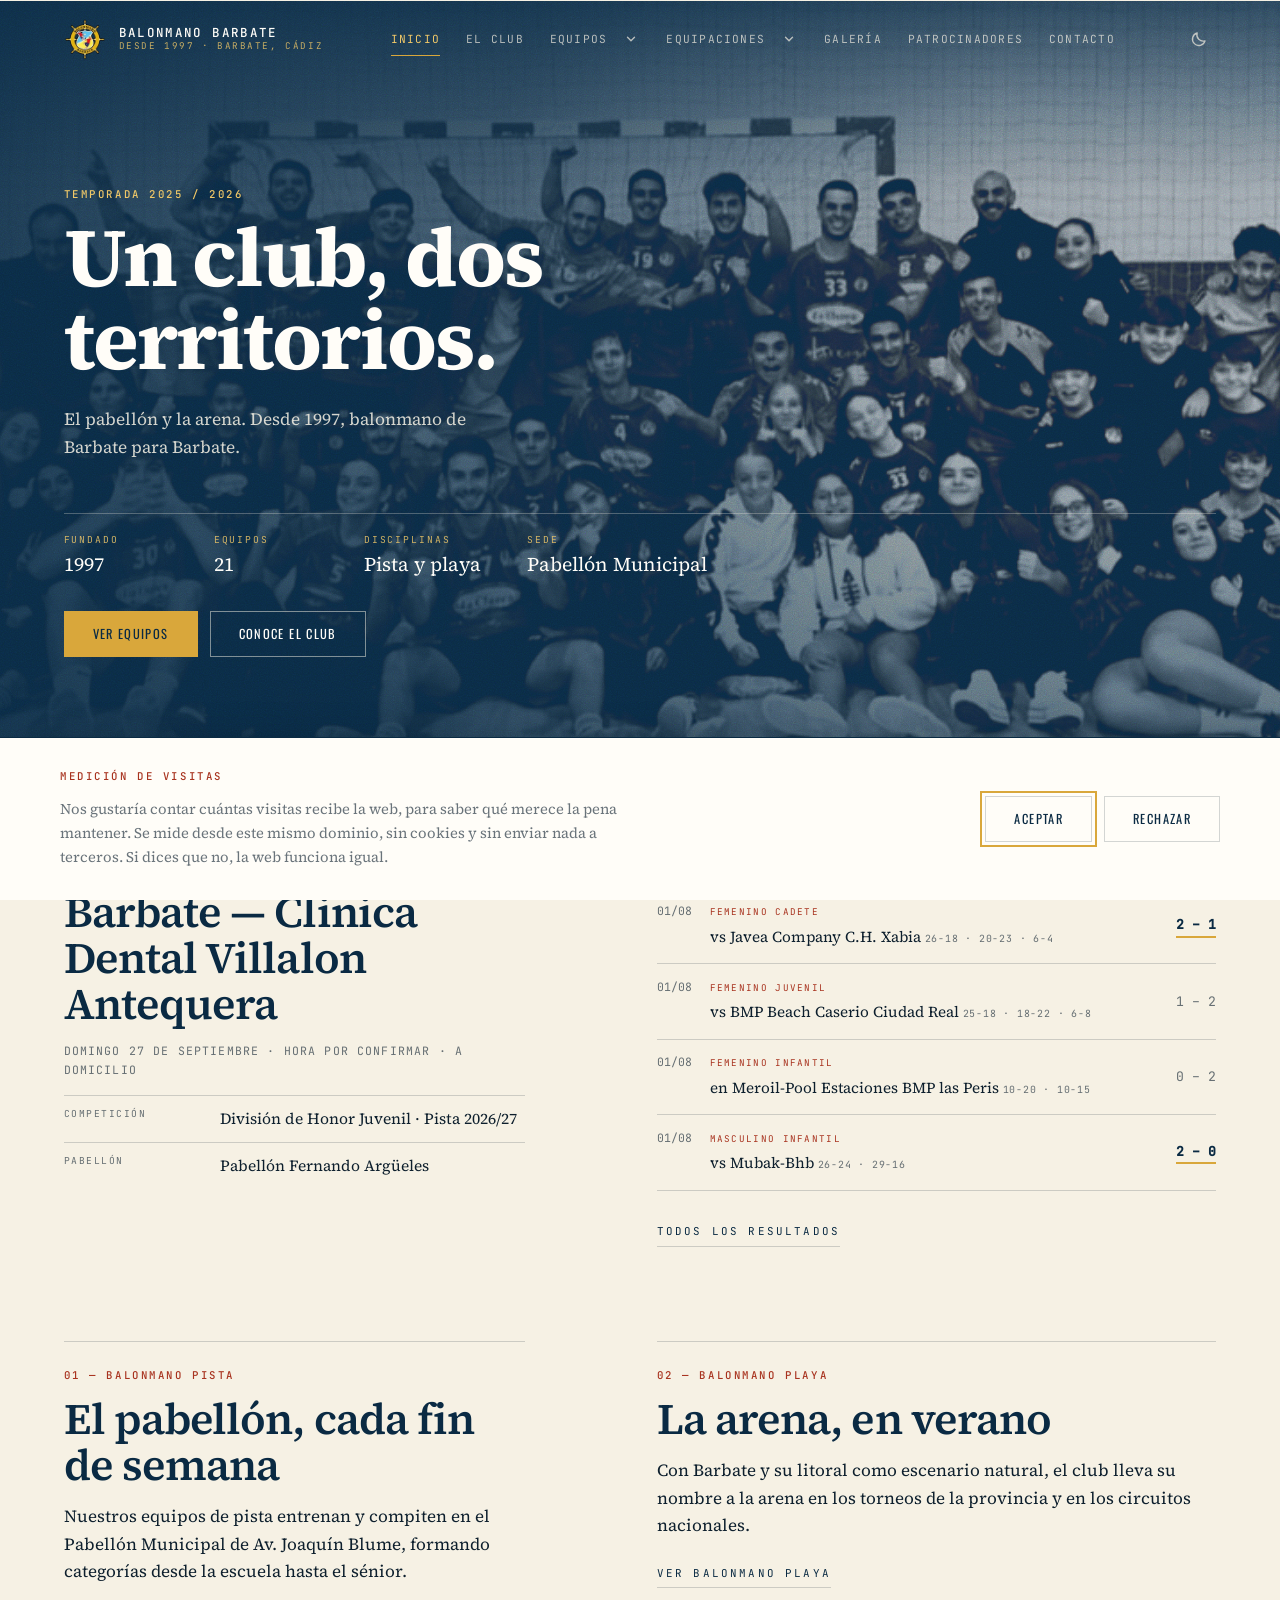
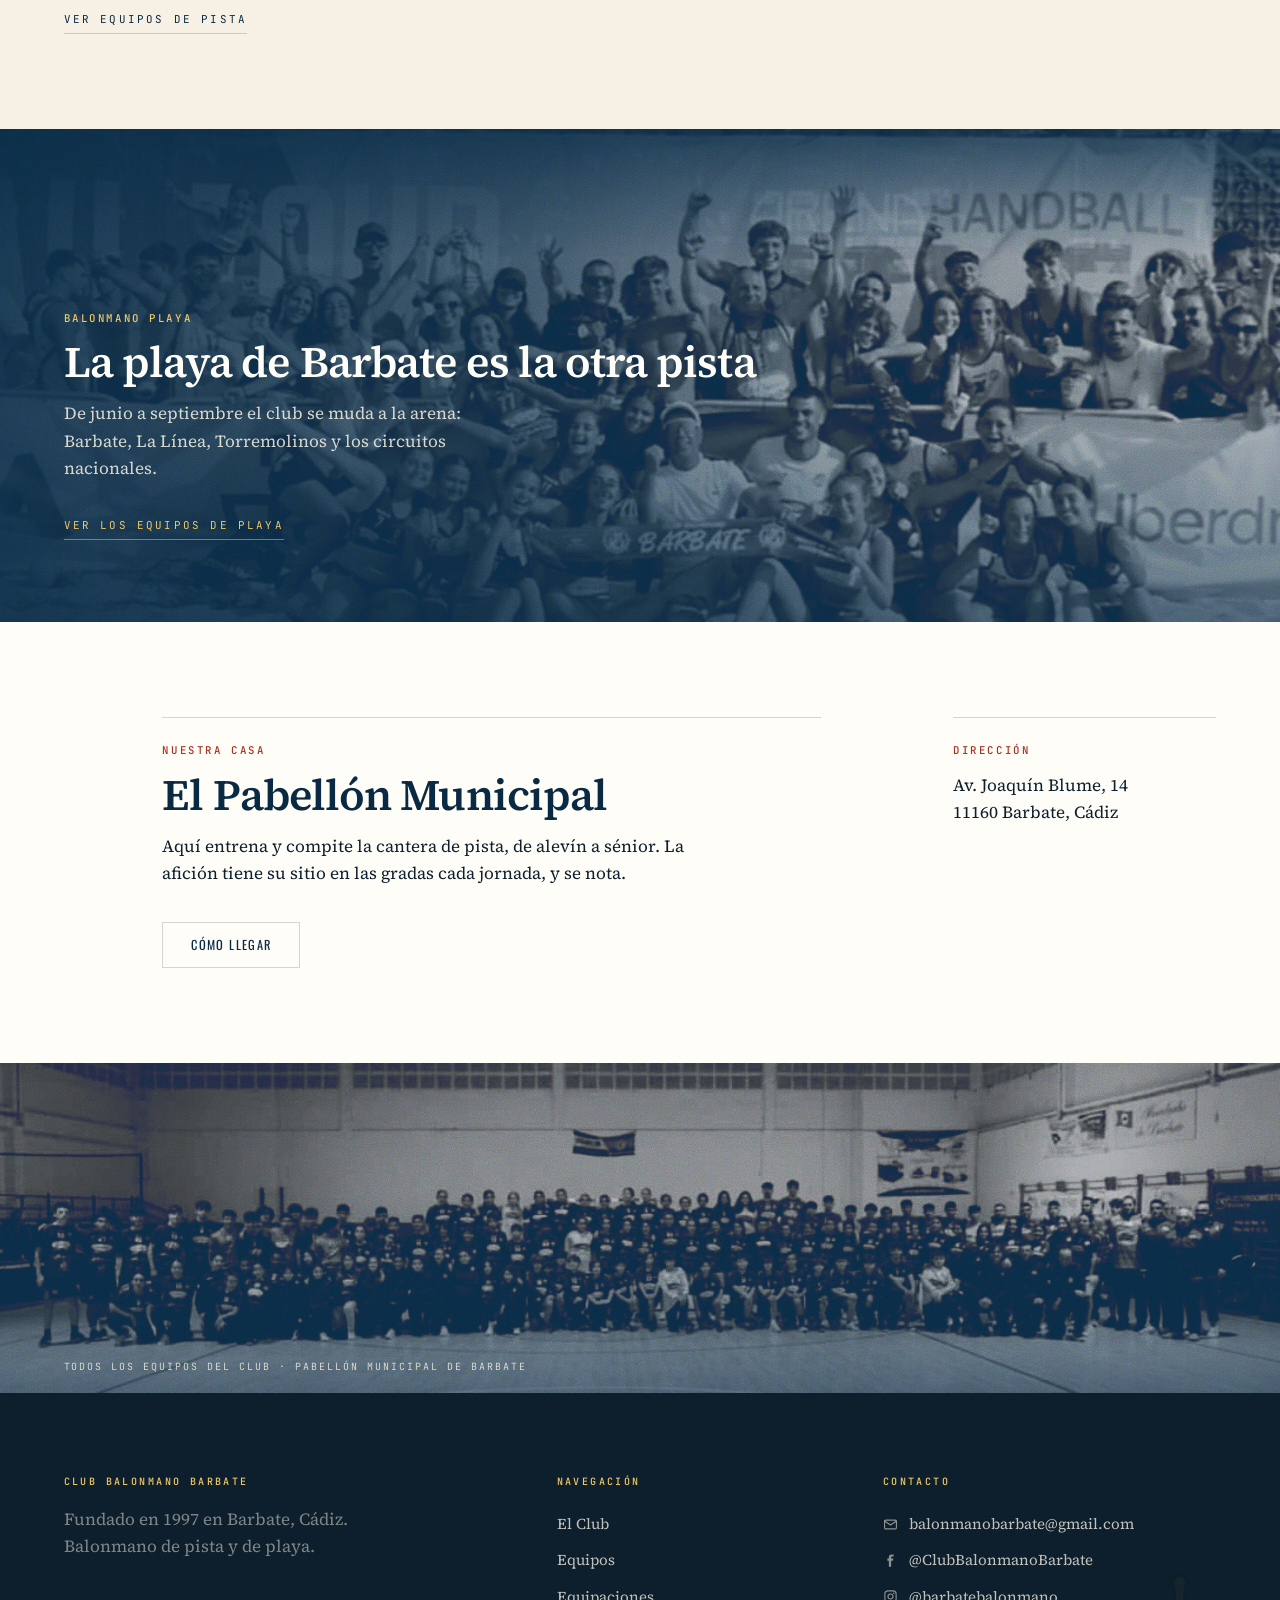
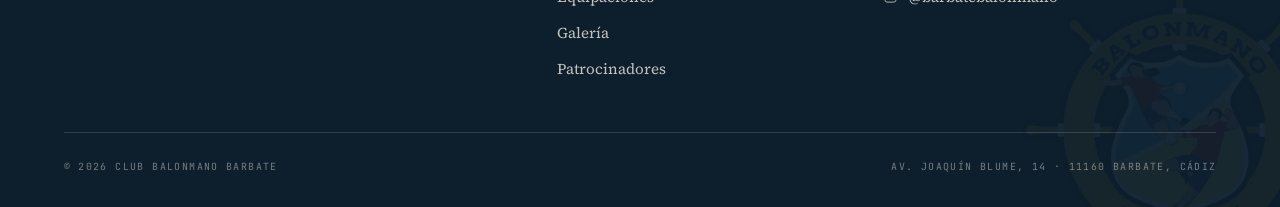
<file: index.html>
<!DOCTYPE html>
<!--
  Club Balonmano Barbate — web oficial
  Desarrollo, diseño y contenidos: Francisco Vidal Mateo (FranVi), 2026.
-->
<html lang="es">
<head>
<meta charset="UTF-8">
<meta name="viewport" content="width=device-width, initial-scale=1.0">
<title>Club Balonmano Barbate | Balonmano Pista y Playa</title>
<meta name="description" content="Club Balonmano Barbate, fundado en 1997: balonmano pista en el Pabellón Municipal y balonmano playa en la arena de Barbate (Cádiz).">
<meta name="author" content="Francisco Vidal Mateo">
<meta name="robots" content="index, follow">
<meta name="theme-color" content="#F6F1E4" media="(prefers-color-scheme: light)">
<meta name="theme-color" content="#0B1922" media="(prefers-color-scheme: dark)">
<link rel="canonical" href="https://balonmanobarbate.vercel.app/">
<link rel="icon" href="favicon.ico" sizes="32x32">
<link rel="icon" href="assets/img/escudo-club-balonmano-barbate-96.webp" type="image/webp" sizes="96x96">
<link rel="apple-touch-icon" href="assets/img/apple-touch-icon.png">
<link rel="manifest" href="site.webmanifest">
<meta property="og:type" content="website">
<meta property="og:locale" content="es_ES">
<meta property="og:site_name" content="Club Balonmano Barbate">
<meta property="og:title" content="Club Balonmano Barbate — Balonmano pista y playa">
<meta property="og:description" content="Club Balonmano Barbate, fundado en 1997: balonmano pista en el Pabellón Municipal y balonmano playa en la arena de Barbate (Cádiz).">
<meta property="og:image" content="https://balonmanobarbate.vercel.app/assets/img/og-club-balonmano-barbate.jpg">
<meta property="og:image:type" content="image/jpeg">
<meta property="og:image:width" content="1200">
<meta property="og:image:height" content="630">
<meta property="og:image:alt" content="Afición y equipos del Club Balonmano Barbate celebrando en el Pabellón Municipal, con el escudo del club">
<meta property="og:url" content="https://balonmanobarbate.vercel.app/">
<meta name="twitter:card" content="summary_large_image">
<meta name="twitter:title" content="Club Balonmano Barbate — Balonmano pista y playa">
<meta name="twitter:description" content="Club Balonmano Barbate, fundado en 1997: balonmano pista en el Pabellón Municipal y balonmano playa en la arena de Barbate (Cádiz).">
<meta name="twitter:image" content="https://balonmanobarbate.vercel.app/assets/img/og-club-balonmano-barbate.jpg">
<meta name="twitter:image:alt" content="Afición y equipos del Club Balonmano Barbate celebrando en el Pabellón Municipal, con el escudo del club">
<script type="application/ld+json">
{
  "@context": "https://schema.org",
  "@graph": [
    {
      "@type": "SportsOrganization",
      "@id": "https://balonmanobarbate.vercel.app/#club",
      "name": "Club Balonmano Barbate",
      "alternateName": "BM Barbate",
      "sport": [
        "Balonmano",
        "Balonmano playa"
      ],
      "foundingDate": "1997",
      "url": "https://balonmanobarbate.vercel.app/",
      "logo": "https://balonmanobarbate.vercel.app/assets/img/escudo-club-balonmano-barbate.webp",
      "email": "balonmanobarbate@gmail.com",
      "areaServed": "Barbate, Cádiz",
      "address": {
        "@type": "PostalAddress",
        "streetAddress": "Av. Joaquín Blume, 14",
        "postalCode": "11160",
        "addressLocality": "Barbate",
        "addressRegion": "Cádiz",
        "addressCountry": "ES"
      },
      "location": {
        "@type": "SportsActivityLocation",
        "name": "Pabellón Municipal de Barbate",
        "address": {
          "@type": "PostalAddress",
          "streetAddress": "Av. Joaquín Blume, 14",
          "postalCode": "11160",
          "addressLocality": "Barbate",
          "addressRegion": "Cádiz",
          "addressCountry": "ES"
        }
      },
      "sameAs": [
        "https://www.instagram.com/barbatebalonmano",
        "https://www.facebook.com/ClubBalonmanoBarbate"
      ]
    },
    {
      "@type": "WebSite",
      "@id": "https://balonmanobarbate.vercel.app/#sitio",
      "url": "https://balonmanobarbate.vercel.app/",
      "name": "Club Balonmano Barbate",
      "inLanguage": "es-ES",
      "publisher": {
        "@id": "https://balonmanobarbate.vercel.app/#club"
      },
      "author": {
        "@id": "https://balonmanobarbate.vercel.app/#autor"
      },
      "creator": {
        "@id": "https://balonmanobarbate.vercel.app/#autor"
      }
    },
    {
      "@type": "Person",
      "@id": "https://balonmanobarbate.vercel.app/#autor",
      "name": "Francisco Vidal Mateo",
      "alternateName": "FranVi",
      "jobTitle": "Desarrollo y diseño del sitio",
      "affiliation": {
        "@id": "https://balonmanobarbate.vercel.app/#club"
      }
    }
  ]
}
</script>
<script src="assets/js/theme.js"></script>
<link rel="stylesheet" href="assets/css/fonts.css">
<link rel="stylesheet" href="assets/css/styles.css">
<script src="assets/js/main.js" defer></script>
<script src="assets/js/analitica.js" defer></script>
</head>
<body class="con-portada">

<a class="skip-link" href="#main">Saltar al contenido</a>

<header class="site-header">
  <div class="container">
    <a class="brand" href="index.html">
      <img src="assets/img/escudo-club-balonmano-barbate-96.webp" width="96" height="96" alt="Escudo Club Balonmano Barbate">
      <div class="brand-text">
        <div class="name">Balonmano Barbate</div>
        <div class="since">DESDE 1997 · BARBATE, CÁDIZ</div>
      </div>
    </a>
    <nav class="main-nav" aria-label="Navegación principal">
      <a href="index.html" class="active" aria-current="page">Inicio</a>
      <a href="club.html">El Club</a>
      <div class="nav-grupo">
        <a href="equipos.html">Equipos</a>
        <button class="nav-mas" type="button" aria-expanded="false" aria-controls="sub-equipos" aria-label="Abrir el submenú de equipos"><svg viewBox="0 0 24 24" fill="none" stroke="currentColor" stroke-width="2.4" stroke-linecap="round" stroke-linejoin="round" aria-hidden="true"><path d="M6 9l6 6 6-6"></path></svg></button>
        <div class="nav-sub" id="sub-equipos" hidden>
          <a href="equipos.html">Todo</a>
          <a href="equipos.html#pista">Pista</a>
          <a href="equipos.html#playa">Playa</a>
        </div>
      </div>
      <div class="nav-grupo">
        <a href="equipaciones.html">Equipaciones</a>
        <button class="nav-mas" type="button" aria-expanded="false" aria-controls="sub-equipaciones" aria-label="Abrir el submenú de equipaciones"><svg viewBox="0 0 24 24" fill="none" stroke="currentColor" stroke-width="2.4" stroke-linecap="round" stroke-linejoin="round" aria-hidden="true"><path d="M6 9l6 6 6-6"></path></svg></button>
        <div class="nav-sub" id="sub-equipaciones" hidden>
          <a href="equipaciones.html">Todo</a>
          <a href="equipaciones.html#pista">Pista</a>
          <a href="equipaciones.html#playa">Playa</a>
        </div>
      </div>
      <a href="galeria.html">Galería</a>
      <a href="patrocinadores.html">Patrocinadores</a>
      <a href="contacto.html">Contacto</a>
    </nav>
    <div class="header-actions">
      <button class="theme-toggle" type="button" aria-label="Cambiar a tema oscuro" aria-pressed="false">
        <svg class="ico-luna" viewBox="0 0 24 24" fill="none" stroke="currentColor" stroke-width="1.8" stroke-linecap="round" stroke-linejoin="round" aria-hidden="true"><path d="M20 14.5A8.5 8.5 0 0 1 9.5 4a8.5 8.5 0 1 0 10.5 10.5z"></path></svg>
        <svg class="ico-sol" viewBox="0 0 24 24" fill="none" stroke="currentColor" stroke-width="1.8" stroke-linecap="round" aria-hidden="true"><circle cx="12" cy="12" r="4.2"></circle><path d="M12 2v2.4M12 19.6V22M4.2 4.2l1.7 1.7M18.1 18.1l1.7 1.7M2 12h2.4M19.6 12H22M4.2 19.8l1.7-1.7M18.1 5.9l1.7-1.7"></path></svg>
      </button>
      <button class="nav-toggle" aria-label="Abrir menú" aria-expanded="false"><span aria-hidden="true">☰</span></button>
    </div>
  </div>
</header>

<main id="main">

<!-- Paño 1 — portada. La foto del pabellón a sangre, en duotono, con el
     titular apoyado en el borde inferior y la ficha del club colgando de un
     filete. El header va transparente por encima. -->
<section class="banda banda-foto banda-portada">
  <div class="banda-media">
    <picture>
      <source srcset="assets/img/equipo-del-club-balonmano-barbate-celebrando-una-victoria-en.webp" type="image/webp">
      <img src="assets/img/equipo-del-club-balonmano-barbate-celebrando-una-victoria-en.jpg" width="1100" height="413" alt="Equipo del Club Balonmano Barbate celebrando una victoria en el pabellón" fetchpriority="high" decoding="async">
    </picture>
  </div>
  <div class="container">
    <p class="eyebrow">Temporada 2025 / 2026</p>
    <h1>Un club, dos territorios.</h1>
    <p class="lead">El pabellón y la arena. Desde 1997, balonmano de Barbate para Barbate.</p>
    <div class="banda-datos">
      <div><span class="rot">Fundado</span><span class="val">1997</span></div>
      <div><span class="rot">Equipos</span><span class="val">21</span></div>
      <div><span class="rot">Disciplinas</span><span class="val">Pista y playa</span></div>
      <div><span class="rot">Sede</span><span class="val">Pabellón Municipal</span></div>
    </div>
    <div class="hero-actions">
      <a href="equipos.html" class="btn btn-solid">Ver equipos</a>
      <a href="club.html" class="btn btn-ghost">Conoce el club</a>
    </div>
  </div>
</section>

<!-- Próximo partido y últimos resultados. TODO LO QUE HAY ENTRE LOS DOS
     MARCADORES ESTÁ GENERADO: lo escribe tools/genera_partidos.py con los datos
     que recoge de la federación tools/recoge_partidos.py. Editarlo a mano no
     sirve de nada, la siguiente pasada lo pisa. -->
<!-- PROXIMO:INICIO -->
<!-- Próximo partido. Bloque generado por tools/genera_partidos.py a
     partir de datos/deportivo.json: no se edita a mano. -->
<section class="banda banda-arena proximo">
  <div class="container">
    <div class="rejilla">
      <div class="col-a filete">
        <p class="eyebrow">Próximo partido · Femenino Juvenil</p>
        <h2>Barbate — Clinica Dental Villalon Antequera</h2>
        <p class="proximo-cuando"><time datetime="2026-09-27T12:00:00">Domingo 27 de septiembre</time> · hora por confirmar · a domicilio</p>
        <dl class="proximo-datos">
          <div><dt>Competición</dt><dd>División de Honor Juvenil · Pista 2026/27</dd></div>
          <div><dt>Pabellón</dt><dd>Pabellón Fernando Argüeles</dd></div>
        </dl>
        <p class="proximo-cuenta" data-cuenta="2026-09-27T12:00:00" hidden></p>
      </div>
      <div class="col-b filete">
        <p class="eyebrow">Últimos resultados</p>
        <ul class="ultimos">
          <li>
            <span class="u-fecha">01/08</span>
            <span class="u-quien">Femenino Cadete</span>
            <span class="u-rival">vs Javea Company C.H. Xabia <span class="u-sets">26-18 · 20-23 · 6-4</span></span>
            <span class="u-tanteo gana">2 – 1</span>
          </li>
          <li>
            <span class="u-fecha">01/08</span>
            <span class="u-quien">Femenino Juvenil</span>
            <span class="u-rival">vs BMP Beach Caserio Ciudad Real <span class="u-sets">25-18 · 18-22 · 6-8</span></span>
            <span class="u-tanteo pierde">1 – 2</span>
          </li>
          <li>
            <span class="u-fecha">01/08</span>
            <span class="u-quien">Femenino Infantil</span>
            <span class="u-rival">en Meroil-Pool Estaciones BMP las Peris <span class="u-sets">10-20 · 10-15</span></span>
            <span class="u-tanteo pierde">0 – 2</span>
          </li>
          <li>
            <span class="u-fecha">01/08</span>
            <span class="u-quien">Masculino Infantil</span>
            <span class="u-rival">vs Mubak-Bhb <span class="u-sets">26-24 · 29-16</span></span>
            <span class="u-tanteo gana">2 – 0</span>
          </li>
        </ul>
        <a class="enlace-filete" href="equipos.html#resultados">Todos los resultados</a>
      </div>
    </div>
  </div>
</section>
<!-- PROXIMO:FIN -->

<!-- Paño 2 — arena. Las dos disciplinas, en tramos desiguales de la retícula
     de doce columnas: 5 y 6 columnas, no dos mitades. -->
<section class="banda banda-arena">
  <div class="container">
    <div class="rejilla">
      <div class="col-a filete">
        <p class="eyebrow">01 — Balonmano pista</p>
        <h2>El pabellón, cada fin de semana</h2>
        <p>Nuestros equipos de pista entrenan y compiten en el Pabellón Municipal de Av. Joaquín Blume, formando categorías desde la escuela hasta el sénior.</p>
        <a class="enlace-filete" href="equipos.html#pista">Ver equipos de pista</a>
      </div>
      <div class="col-b filete">
        <p class="eyebrow">02 — Balonmano playa</p>
        <h2>La arena, en verano</h2>
        <p>Con Barbate y su litoral como escenario natural, el club lleva su nombre a la arena en los torneos de la provincia y en los circuitos nacionales.</p>
        <a class="enlace-filete" href="equipos.html#playa">Ver balonmano playa</a>
      </div>
    </div>
  </div>
</section>

<!-- Paño 3 — foto. La playa. -->
<section class="banda banda-foto banda-rotulo">
  <div class="banda-media">
    <picture>
      <source srcset="assets/img/celebracion-con-la-bufanda-de-barbate-en-la-arena.webp" type="image/webp">
      <img src="assets/img/celebracion-con-la-bufanda-de-barbate-en-la-arena.jpg" width="900" height="600" alt="Jugadores del club celebrando con la bufanda de Barbate sobre la arena" loading="lazy" decoding="async">
    </picture>
  </div>
  <div class="container">
    <p class="eyebrow">Balonmano playa</p>
    <h2>La playa de Barbate es la otra pista</h2>
    <p class="lead">De junio a septiembre el club se muda a la arena: Barbate, La Línea, Torremolinos y los circuitos nacionales.</p>
    <div class="hero-actions">
      <a class="enlace-filete" href="equipos.html#playa">Ver los equipos de playa</a>
    </div>
  </div>
</section>

<!-- Paño 4 — arena. El pabellón, con el dato de dirección en el margen. -->
<section class="banda banda-arena banda-clara">
  <div class="container">
    <div class="rejilla">
      <div class="col-ancha filete">
        <p class="eyebrow">Nuestra casa</p>
        <h2>El Pabellón Municipal</h2>
        <p>Aquí entrena y compite la cantera de pista, de alevín a sénior. La afición tiene su sitio en las gradas cada jornada, y se nota.</p>
        <div class="hero-actions">
          <a href="contacto.html" class="btn btn-ghost">Cómo llegar</a>
        </div>
      </div>
      <div class="col-lado filete">
        <p class="eyebrow">Dirección</p>
        <p>Av. Joaquín Blume, 14<br>11160 Barbate, Cádiz</p>
      </div>
    </div>
  </div>
</section>

<!-- Paño 5 — friso de cierre. La foto de grupo panorámica, a sangre. -->
<figure class="banda banda-foto banda-tira">
  <div class="banda-media">
    <picture>
      <source srcset="assets/img/todos-los-equipos-del-club-en-el-pabellon-de-barbate.webp" type="image/webp">
      <img src="assets/img/todos-los-equipos-del-club-en-el-pabellon-de-barbate.jpg" width="1124" height="280" alt="Todos los equipos del Club Balonmano Barbate juntos en el pabellón" loading="lazy" decoding="async">
    </picture>
  </div>
  <figcaption>Todos los equipos del club · Pabellón Municipal de Barbate</figcaption>
</figure>

</main>

<footer class="site-footer">
  <div class="container">
    <div class="footer-grid">
      <div>
        <h2>Club Balonmano Barbate</h2>
        <p style="opacity:.8; max-width:320px;">Fundado en 1997 en Barbate, Cádiz. Balonmano de pista y de playa.</p>
      </div>
      <div>
        <h2>Navegación</h2>
        <nav aria-label="Enlaces del pie">
        <a href="club.html">El Club</a>
        <a href="equipos.html">Equipos</a>
        <a href="equipaciones.html">Equipaciones</a>
        <a href="galeria.html">Galería</a>
        <a href="patrocinadores.html">Patrocinadores</a>
        </nav>
      </div>
      <div>
        <h2>Contacto</h2>
        <a href="mailto:balonmanobarbate@gmail.com"><svg class="ico" viewBox="0 0 24 24" fill="none" stroke="currentColor" stroke-width="1.8" stroke-linecap="round" stroke-linejoin="round" aria-hidden="true"><rect x="2.5" y="5" width="19" height="14" rx="2"></rect><path d="M3 6.7l9 6 9-6"></path></svg>balonmanobarbate@gmail.com</a>
        <a href="https://www.facebook.com/ClubBalonmanoBarbate" target="_blank" rel="noopener noreferrer"><svg class="ico" viewBox="0 0 24 24" fill="currentColor" aria-hidden="true"><path d="M17 2.2h-3.4c-2.7 0-4.2 1.6-4.2 4.3v2.4H6.9v3.5h2.5v9.4h3.6v-9.4h2.9l.5-3.5h-3.4V6.9c0-.9.3-1.3 1.3-1.3H17V2.2z"></path></svg>@ClubBalonmanoBarbate</a>
        <a href="https://www.instagram.com/barbatebalonmano" target="_blank" rel="noopener noreferrer"><svg class="ico" viewBox="0 0 24 24" fill="none" stroke="currentColor" stroke-width="1.8" aria-hidden="true"><rect x="3" y="3" width="18" height="18" rx="5"></rect><circle cx="12" cy="12" r="4"></circle><circle cx="17.3" cy="6.7" r="1.25" fill="currentColor" stroke="none"></circle></svg>@barbatebalonmano</a>
      </div>
    </div>
    <div class="footer-bottom">
      <span>© 2026 Club Balonmano Barbate</span>
      <span>Av. Joaquín Blume, 14 · 11160 Barbate, Cádiz</span>
    </div>
  </div>
</footer>

</body>
</html>
</file>
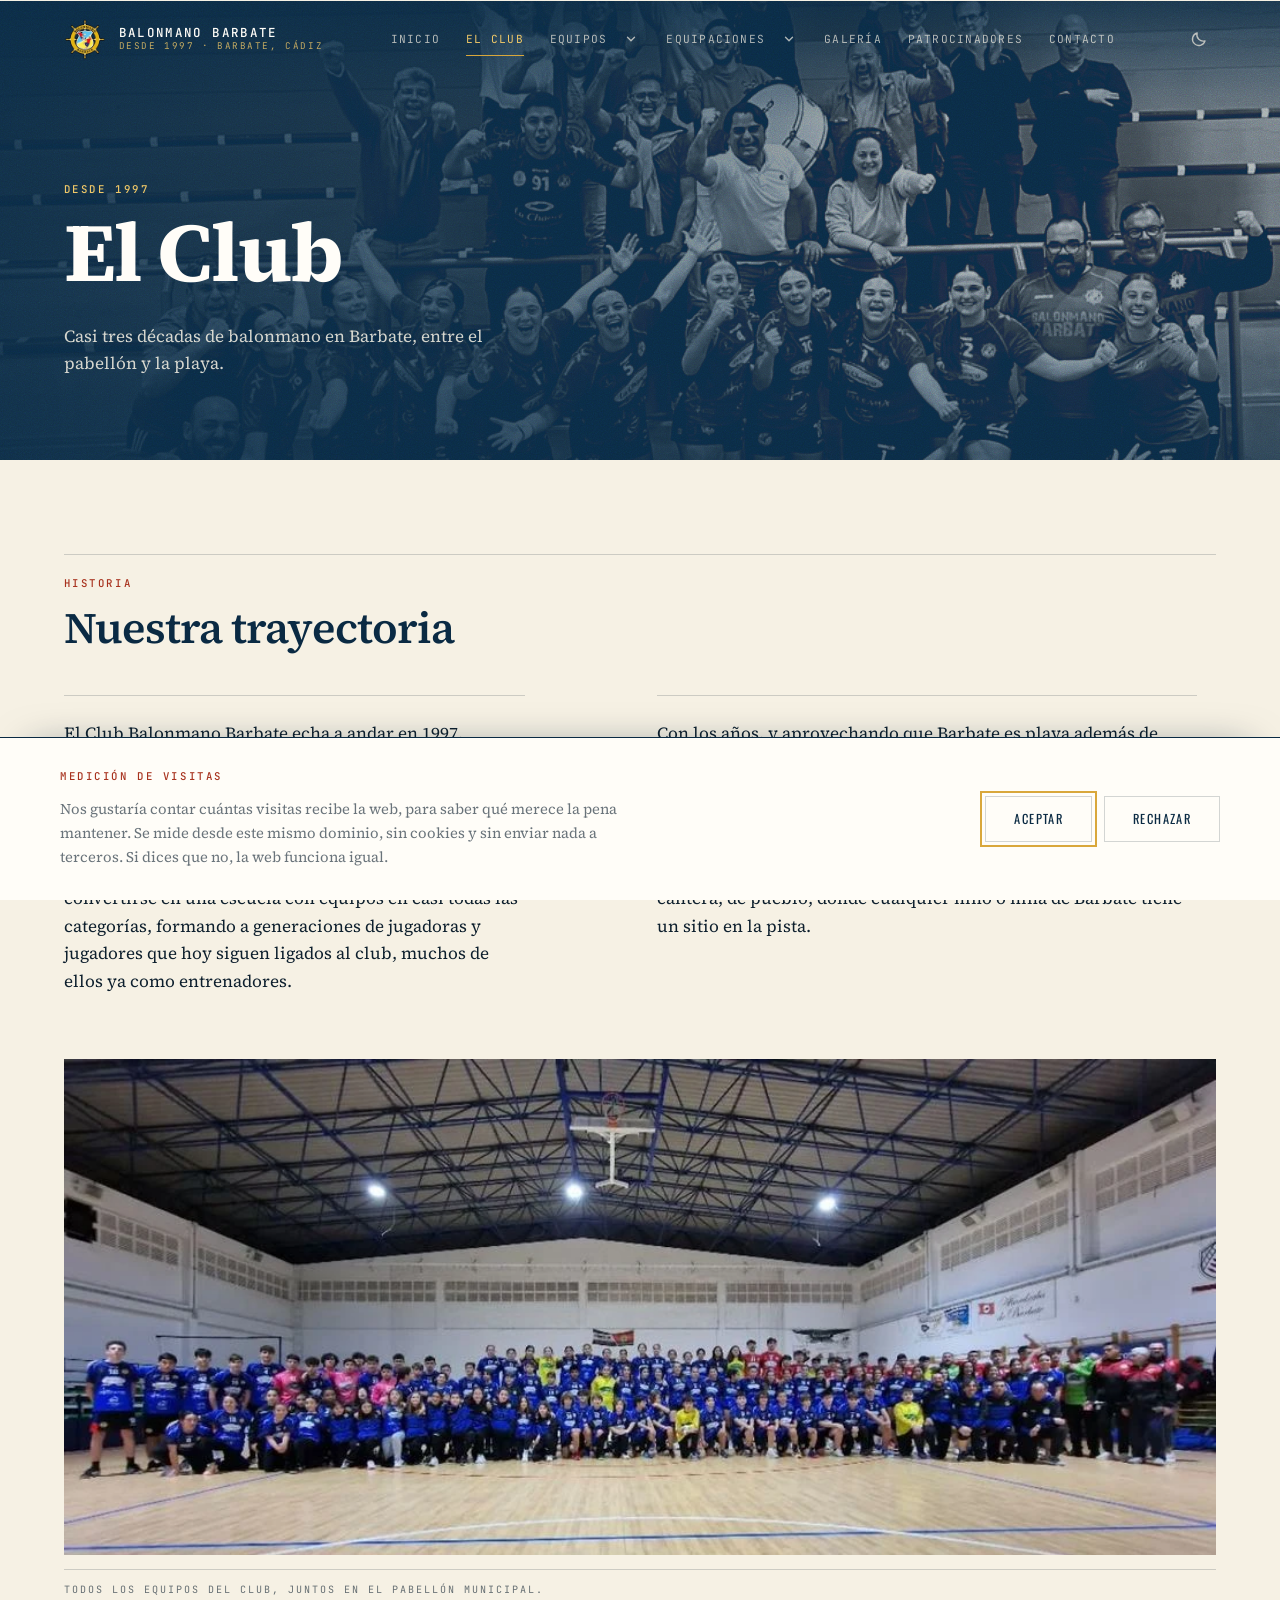
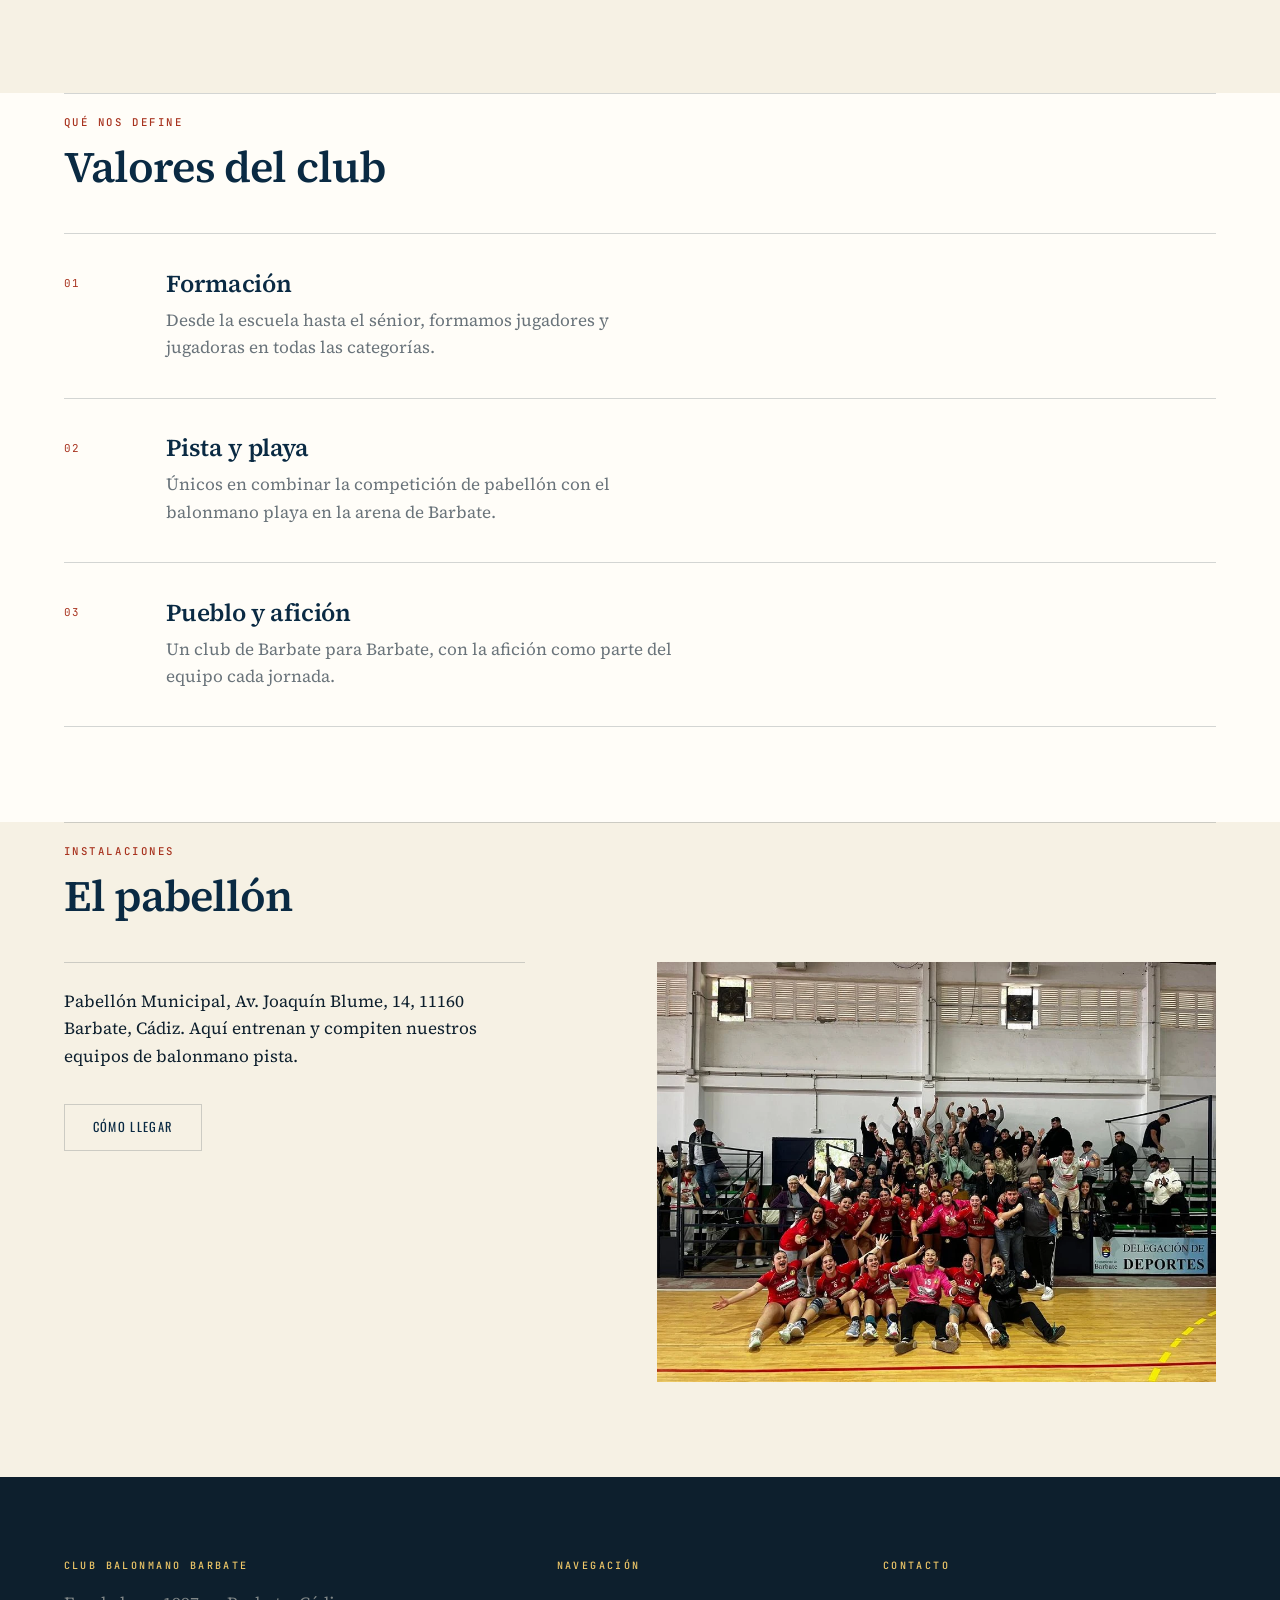
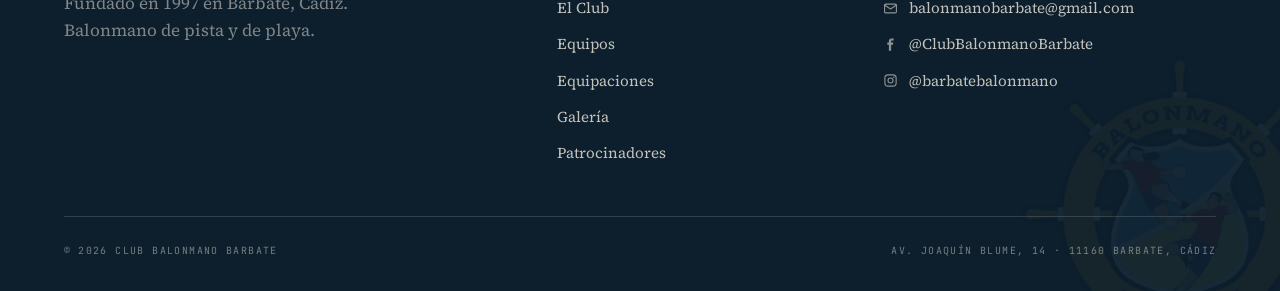
<file: club.html>
<!DOCTYPE html>
<!--
  Club Balonmano Barbate — web oficial
  Desarrollo, diseño y contenidos: Francisco Vidal Mateo (FranVi), 2026.
-->
<html lang="es">
<head>
<meta charset="UTF-8">
<meta name="viewport" content="width=device-width, initial-scale=1.0">
<title>El Club | Club Balonmano Barbate</title>
<meta name="description" content="Casi tres décadas de balonmano en Barbate: la historia, los valores y el pabellón del Club Balonmano Barbate, fundado en 1997.">
<meta name="author" content="Francisco Vidal Mateo">
<meta name="robots" content="index, follow">
<meta name="theme-color" content="#F6F1E4" media="(prefers-color-scheme: light)">
<meta name="theme-color" content="#0B1922" media="(prefers-color-scheme: dark)">
<link rel="canonical" href="https://balonmanobarbate.vercel.app/club.html">
<link rel="icon" href="favicon.ico" sizes="32x32">
<link rel="icon" href="assets/img/escudo-club-balonmano-barbate-96.webp" type="image/webp" sizes="96x96">
<link rel="apple-touch-icon" href="assets/img/apple-touch-icon.png">
<link rel="manifest" href="site.webmanifest">
<meta property="og:type" content="website">
<meta property="og:locale" content="es_ES">
<meta property="og:site_name" content="Club Balonmano Barbate">
<meta property="og:title" content="El Club — Club Balonmano Barbate">
<meta property="og:description" content="Casi tres décadas de balonmano en Barbate: la historia, los valores y el pabellón del Club Balonmano Barbate, fundado en 1997.">
<meta property="og:image" content="https://balonmanobarbate.vercel.app/assets/img/og-club-balonmano-barbate.jpg">
<meta property="og:image:type" content="image/jpeg">
<meta property="og:image:width" content="1200">
<meta property="og:image:height" content="630">
<meta property="og:image:alt" content="Afición y equipos del Club Balonmano Barbate celebrando en el Pabellón Municipal, con el escudo del club">
<meta property="og:url" content="https://balonmanobarbate.vercel.app/club.html">
<meta name="twitter:card" content="summary_large_image">
<meta name="twitter:title" content="El Club — Club Balonmano Barbate">
<meta name="twitter:description" content="Casi tres décadas de balonmano en Barbate: la historia, los valores y el pabellón del Club Balonmano Barbate, fundado en 1997.">
<meta name="twitter:image" content="https://balonmanobarbate.vercel.app/assets/img/og-club-balonmano-barbate.jpg">
<meta name="twitter:image:alt" content="Afición y equipos del Club Balonmano Barbate celebrando en el Pabellón Municipal, con el escudo del club">
<script type="application/ld+json">
{
  "@context": "https://schema.org",
  "@graph": [
    {
      "@type": "SportsOrganization",
      "@id": "https://balonmanobarbate.vercel.app/#club",
      "name": "Club Balonmano Barbate",
      "alternateName": "BM Barbate",
      "sport": [
        "Balonmano",
        "Balonmano playa"
      ],
      "foundingDate": "1997",
      "url": "https://balonmanobarbate.vercel.app/",
      "logo": "https://balonmanobarbate.vercel.app/assets/img/escudo-club-balonmano-barbate.webp",
      "email": "balonmanobarbate@gmail.com",
      "areaServed": "Barbate, Cádiz",
      "address": {
        "@type": "PostalAddress",
        "streetAddress": "Av. Joaquín Blume, 14",
        "postalCode": "11160",
        "addressLocality": "Barbate",
        "addressRegion": "Cádiz",
        "addressCountry": "ES"
      },
      "location": {
        "@type": "SportsActivityLocation",
        "name": "Pabellón Municipal de Barbate",
        "address": {
          "@type": "PostalAddress",
          "streetAddress": "Av. Joaquín Blume, 14",
          "postalCode": "11160",
          "addressLocality": "Barbate",
          "addressRegion": "Cádiz",
          "addressCountry": "ES"
        }
      },
      "sameAs": [
        "https://www.instagram.com/barbatebalonmano",
        "https://www.facebook.com/ClubBalonmanoBarbate"
      ]
    },
    {
      "@type": "WebSite",
      "@id": "https://balonmanobarbate.vercel.app/#sitio",
      "url": "https://balonmanobarbate.vercel.app/",
      "name": "Club Balonmano Barbate",
      "inLanguage": "es-ES",
      "publisher": {
        "@id": "https://balonmanobarbate.vercel.app/#club"
      },
      "author": {
        "@id": "https://balonmanobarbate.vercel.app/#autor"
      },
      "creator": {
        "@id": "https://balonmanobarbate.vercel.app/#autor"
      }
    },
    {
      "@type": "Person",
      "@id": "https://balonmanobarbate.vercel.app/#autor",
      "name": "Francisco Vidal Mateo",
      "alternateName": "FranVi",
      "jobTitle": "Desarrollo y diseño del sitio",
      "affiliation": {
        "@id": "https://balonmanobarbate.vercel.app/#club"
      }
    },
    {
      "@type": "BreadcrumbList",
      "itemListElement": [
        {
          "@type": "ListItem",
          "position": 1,
          "name": "Inicio",
          "item": "https://balonmanobarbate.vercel.app/"
        },
        {
          "@type": "ListItem",
          "position": 2,
          "name": "El Club",
          "item": "https://balonmanobarbate.vercel.app/club.html"
        }
      ]
    }
  ]
}
</script>
<script src="assets/js/theme.js"></script>
<link rel="stylesheet" href="assets/css/fonts.css">
<link rel="stylesheet" href="assets/css/styles.css">
<script src="assets/js/main.js" defer></script>
<script src="assets/js/analitica.js" defer></script>
</head>
<body class="con-portada">

<a class="skip-link" href="#main">Saltar al contenido</a>

<header class="site-header">
  <div class="container">
    <a class="brand" href="index.html">
      <img src="assets/img/escudo-club-balonmano-barbate-96.webp" width="96" height="96" alt="Escudo Club Balonmano Barbate">
      <div class="brand-text">
        <div class="name">Balonmano Barbate</div>
        <div class="since">DESDE 1997 · BARBATE, CÁDIZ</div>
      </div>
    </a>
    <nav class="main-nav" aria-label="Navegación principal">
      <a href="index.html">Inicio</a>
      <a href="club.html" class="active" aria-current="page">El Club</a>
      <div class="nav-grupo">
        <a href="equipos.html">Equipos</a>
        <button class="nav-mas" type="button" aria-expanded="false" aria-controls="sub-equipos" aria-label="Abrir el submenú de equipos"><svg viewBox="0 0 24 24" fill="none" stroke="currentColor" stroke-width="2.4" stroke-linecap="round" stroke-linejoin="round" aria-hidden="true"><path d="M6 9l6 6 6-6"></path></svg></button>
        <div class="nav-sub" id="sub-equipos" hidden>
          <a href="equipos.html">Todo</a>
          <a href="equipos.html#pista">Pista</a>
          <a href="equipos.html#playa">Playa</a>
        </div>
      </div>
      <div class="nav-grupo">
        <a href="equipaciones.html">Equipaciones</a>
        <button class="nav-mas" type="button" aria-expanded="false" aria-controls="sub-equipaciones" aria-label="Abrir el submenú de equipaciones"><svg viewBox="0 0 24 24" fill="none" stroke="currentColor" stroke-width="2.4" stroke-linecap="round" stroke-linejoin="round" aria-hidden="true"><path d="M6 9l6 6 6-6"></path></svg></button>
        <div class="nav-sub" id="sub-equipaciones" hidden>
          <a href="equipaciones.html">Todo</a>
          <a href="equipaciones.html#pista">Pista</a>
          <a href="equipaciones.html#playa">Playa</a>
        </div>
      </div>
      <a href="galeria.html">Galería</a>
      <a href="patrocinadores.html">Patrocinadores</a>
      <a href="contacto.html">Contacto</a>
    </nav>
    <div class="header-actions">
      <button class="theme-toggle" type="button" aria-label="Cambiar a tema oscuro" aria-pressed="false">
        <svg class="ico-luna" viewBox="0 0 24 24" fill="none" stroke="currentColor" stroke-width="1.8" stroke-linecap="round" stroke-linejoin="round" aria-hidden="true"><path d="M20 14.5A8.5 8.5 0 0 1 9.5 4a8.5 8.5 0 1 0 10.5 10.5z"></path></svg>
        <svg class="ico-sol" viewBox="0 0 24 24" fill="none" stroke="currentColor" stroke-width="1.8" stroke-linecap="round" aria-hidden="true"><circle cx="12" cy="12" r="4.2"></circle><path d="M12 2v2.4M12 19.6V22M4.2 4.2l1.7 1.7M18.1 18.1l1.7 1.7M2 12h2.4M19.6 12H22M4.2 19.8l1.7-1.7M18.1 5.9l1.7-1.7"></path></svg>
      </button>
      <button class="nav-toggle" aria-label="Abrir menú" aria-expanded="false"><span aria-hidden="true">☰</span></button>
    </div>
  </div>
</header>

<main id="main">

<section class="banda banda-foto banda-rotulo">
  <div class="banda-media">
    <picture>
      <source srcset="assets/img/equipo-femenino-celebrando-con-la-aficion-en-el-pabellon.webp" type="image/webp">
      <img src="assets/img/equipo-femenino-celebrando-con-la-aficion-en-el-pabellon.jpg" width="900" height="675" alt="Equipo femenino del club celebrando con la afición en el pabellón" fetchpriority="high" decoding="async">
    </picture>
  </div>
  <div class="container">
    <p class="eyebrow">Desde 1997</p>
    <h1>El Club</h1>
    <p class="lead">Casi tres décadas de balonmano en Barbate, entre el pabellón y la playa.</p>
  </div>
</section>

<section class="banda banda-arena">
  <div class="container">
    <div class="section-head" style="max-width:100%;">
      <p class="eyebrow">Historia</p>
      <h2>Nuestra trayectoria</h2>
    </div>
    <div class="rejilla" style="align-items:start;">
      <p class="col-a filete">El Club Balonmano Barbate echa a andar en 1997, cuando un grupo de aficionados decidió que a este pueblo de pescadores le hacía falta también un equipo de balonmano. Se entrenaba con lo que había: una pista compartida, porterías prestadas y muchas ganas. Poco a poco, aquel proyecto modesto fue creciendo hasta convertirse en una escuela con equipos en casi todas las categorías, formando a generaciones de jugadoras y jugadores que hoy siguen ligados al club, muchos de ellos ya como entrenadores.</p>
      <p class="col-b filete">Con los años, y aprovechando que Barbate es playa además de pueblo, el club dio un paso natural: sumar el balonmano playa a su actividad, llevando el nombre de Barbate a torneos de arena por todo el litoral de Cádiz. Hoy el Club Balonmano Barbate compite cada temporada con más de diez equipos entre pista y playa, pero mantiene intacta la idea de siempre: un club de cantera, de pueblo, donde cualquier niño o niña de Barbate tiene un sitio en la pista.</p>
    </div>
    <figure class="foto-ancha">
      <picture><source srcset="assets/img/todos-los-equipos-del-club-balonmano-barbate-juntos-en-el-pa.webp" type="image/webp"><img src="assets/img/todos-los-equipos-del-club-balonmano-barbate-juntos-en-el-pa.jpg" width="1000" height="430" alt="Todos los equipos del Club Balonmano Barbate juntos en el pabellón" loading="lazy" decoding="async"></picture>
      <figcaption>Todos los equipos del club, juntos en el Pabellón Municipal.</figcaption>
    </figure>
  </div>
</section>

<section class="banda banda-arena banda-clara">
  <div class="container">
    <div class="section-head">
      <p class="eyebrow">Qué nos define</p>
      <h2>Valores del club</h2>
    </div>
    <ol class="indice">
      <li>
        <span class="num">01</span>
        <div>
          <h3>Formación</h3>
          <p>Desde la escuela hasta el sénior, formamos jugadores y jugadoras en todas las categorías.</p>
        </div>
      </li>
      <li>
        <span class="num">02</span>
        <div>
          <h3>Pista y playa</h3>
          <p>Únicos en combinar la competición de pabellón con el balonmano playa en la arena de Barbate.</p>
        </div>
      </li>
      <li>
        <span class="num">03</span>
        <div>
          <h3>Pueblo y afición</h3>
          <p>Un club de Barbate para Barbate, con la afición como parte del equipo cada jornada.</p>
        </div>
      </li>
    </ol>
  </div>
</section>

<section class="banda banda-arena">
  <div class="container">
    <div class="section-head">
      <p class="eyebrow">Instalaciones</p>
      <h2>El pabellón</h2>
    </div>
    <div class="rejilla" style="align-items:start;">
      <div class="col-a filete">
        <p>Pabellón Municipal, Av. Joaquín Blume, 14, 11160 Barbate, Cádiz. Aquí entrenan y compiten nuestros equipos de balonmano pista.</p>
        <div class="hero-actions"><a href="contacto.html" class="btn btn-ghost">Cómo llegar</a></div>
      </div>
      <picture class="col-b"><source srcset="assets/img/aficion-y-equipo-del-club-balonmano-barbate-celebrando-en-el.webp" type="image/webp"><img src="assets/img/aficion-y-equipo-del-club-balonmano-barbate-celebrando-en-el.jpg" width="1000" height="750" alt="Afición y equipo del Club Balonmano Barbate celebrando en el pabellón" loading="lazy" decoding="async"></picture>
    </div>
  </div>
</section>

</main>

<footer class="site-footer">
  <div class="container">
    <div class="footer-grid">
      <div>
        <h2>Club Balonmano Barbate</h2>
        <p style="opacity:.8; max-width:320px;">Fundado en 1997 en Barbate, Cádiz. Balonmano de pista y de playa.</p>
      </div>
      <div>
        <h2>Navegación</h2>
        <nav aria-label="Enlaces del pie">
        <a href="club.html">El Club</a>
        <a href="equipos.html">Equipos</a>
        <a href="equipaciones.html">Equipaciones</a>
        <a href="galeria.html">Galería</a>
        <a href="patrocinadores.html">Patrocinadores</a>
        </nav>
      </div>
      <div>
        <h2>Contacto</h2>
        <a href="mailto:balonmanobarbate@gmail.com"><svg class="ico" viewBox="0 0 24 24" fill="none" stroke="currentColor" stroke-width="1.8" stroke-linecap="round" stroke-linejoin="round" aria-hidden="true"><rect x="2.5" y="5" width="19" height="14" rx="2"></rect><path d="M3 6.7l9 6 9-6"></path></svg>balonmanobarbate@gmail.com</a>
        <a href="https://www.facebook.com/ClubBalonmanoBarbate" target="_blank" rel="noopener noreferrer"><svg class="ico" viewBox="0 0 24 24" fill="currentColor" aria-hidden="true"><path d="M17 2.2h-3.4c-2.7 0-4.2 1.6-4.2 4.3v2.4H6.9v3.5h2.5v9.4h3.6v-9.4h2.9l.5-3.5h-3.4V6.9c0-.9.3-1.3 1.3-1.3H17V2.2z"></path></svg>@ClubBalonmanoBarbate</a>
        <a href="https://www.instagram.com/barbatebalonmano" target="_blank" rel="noopener noreferrer"><svg class="ico" viewBox="0 0 24 24" fill="none" stroke="currentColor" stroke-width="1.8" aria-hidden="true"><rect x="3" y="3" width="18" height="18" rx="5"></rect><circle cx="12" cy="12" r="4"></circle><circle cx="17.3" cy="6.7" r="1.25" fill="currentColor" stroke="none"></circle></svg>@barbatebalonmano</a>
      </div>
    </div>
    <div class="footer-bottom">
      <span>© 2026 Club Balonmano Barbate</span>
      <span>Av. Joaquín Blume, 14 · 11160 Barbate, Cádiz</span>
    </div>
  </div>
</footer>

</body>
</html>
</file>
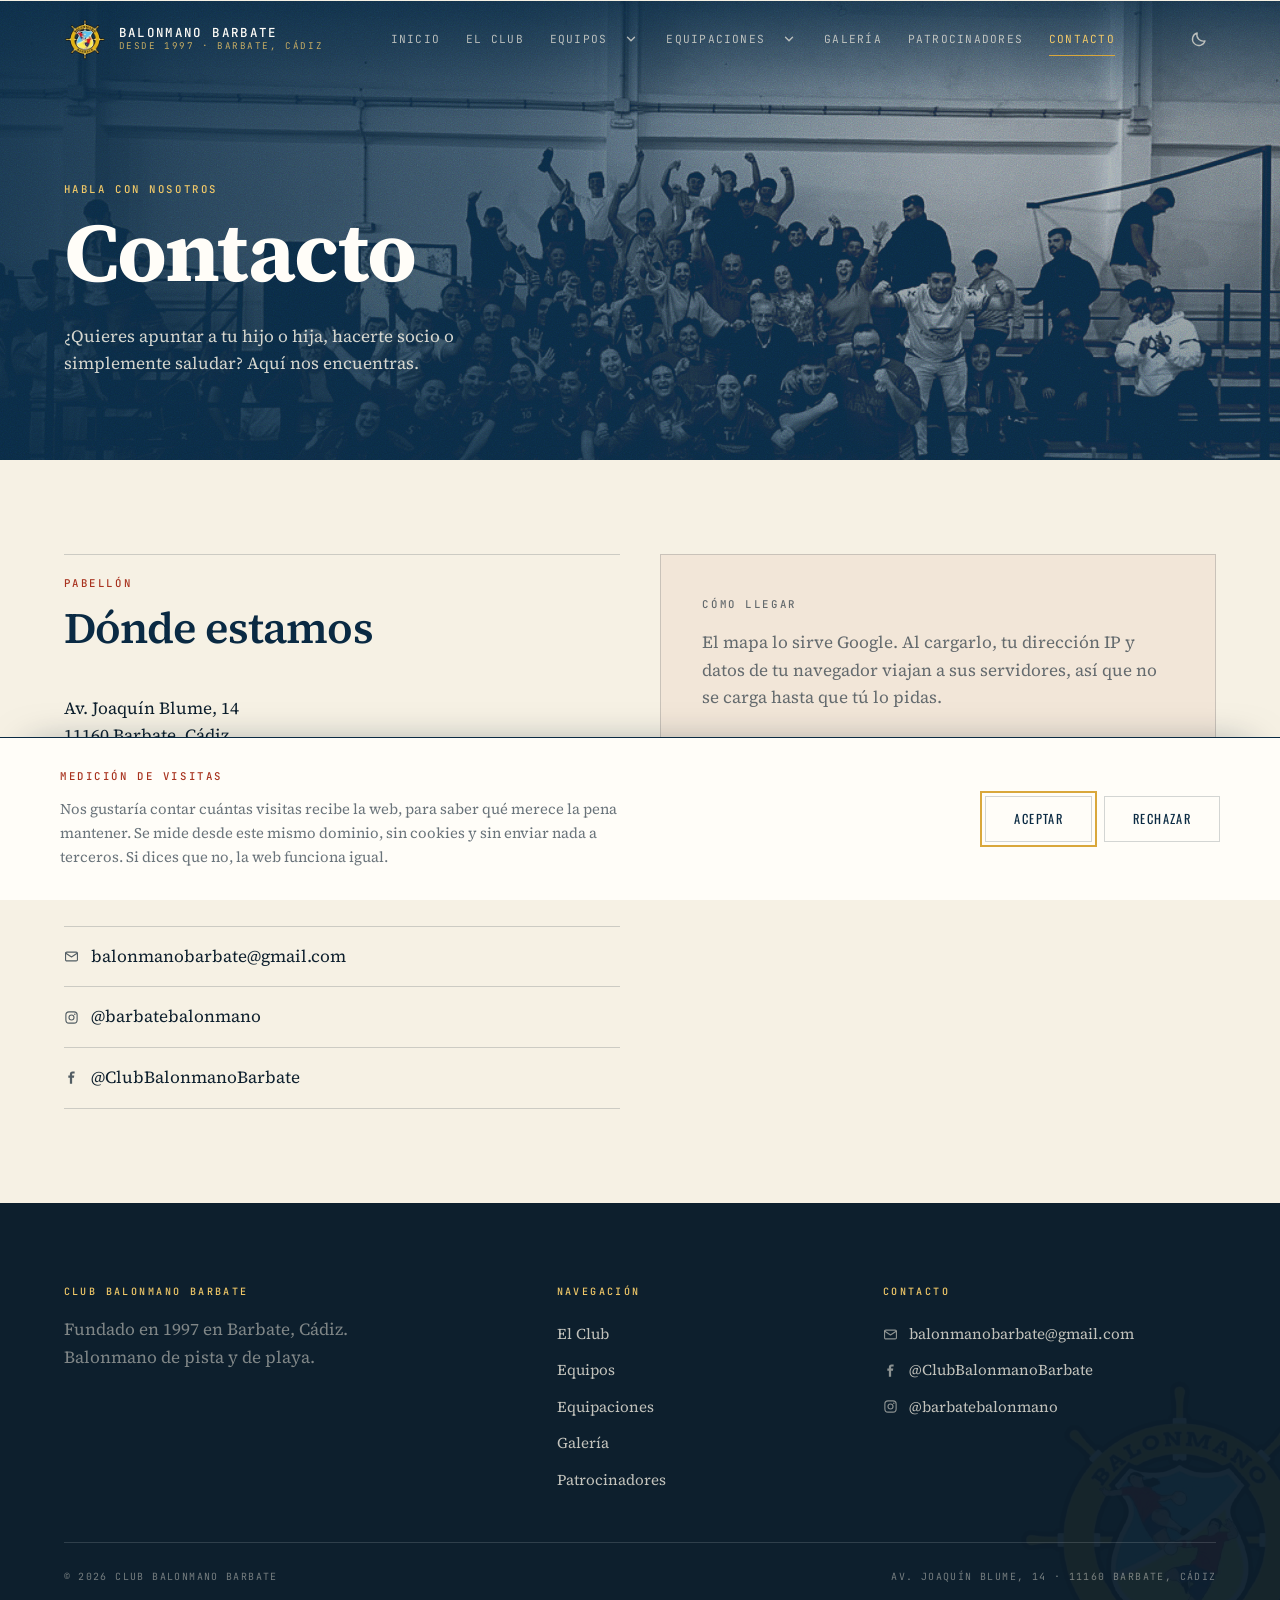
<file: contacto.html>
<!DOCTYPE html>
<!--
  Club Balonmano Barbate — web oficial
  Desarrollo, diseño y contenidos: Francisco Vidal Mateo (FranVi), 2026.
-->
<html lang="es">
<head>
<meta charset="UTF-8">
<meta name="viewport" content="width=device-width, initial-scale=1.0">
<title>Contacto | Club Balonmano Barbate</title>
<meta name="description" content="Contacta con el Club Balonmano Barbate: email, ubicación del Pabellón Municipal en Barbate (Cádiz) y redes sociales.">
<meta name="author" content="Francisco Vidal Mateo">
<meta name="robots" content="index, follow">
<meta name="theme-color" content="#F6F1E4" media="(prefers-color-scheme: light)">
<meta name="theme-color" content="#0B1922" media="(prefers-color-scheme: dark)">
<link rel="canonical" href="https://balonmanobarbate.vercel.app/contacto.html">
<link rel="icon" href="favicon.ico" sizes="32x32">
<link rel="icon" href="assets/img/escudo-club-balonmano-barbate-96.webp" type="image/webp" sizes="96x96">
<link rel="apple-touch-icon" href="assets/img/apple-touch-icon.png">
<link rel="manifest" href="site.webmanifest">
<meta property="og:type" content="website">
<meta property="og:locale" content="es_ES">
<meta property="og:site_name" content="Club Balonmano Barbate">
<meta property="og:title" content="Contacto — Club Balonmano Barbate">
<meta property="og:description" content="Contacta con el Club Balonmano Barbate: email, ubicación del Pabellón Municipal en Barbate (Cádiz) y redes sociales.">
<meta property="og:image" content="https://balonmanobarbate.vercel.app/assets/img/og-club-balonmano-barbate.jpg">
<meta property="og:image:type" content="image/jpeg">
<meta property="og:image:width" content="1200">
<meta property="og:image:height" content="630">
<meta property="og:image:alt" content="Afición y equipos del Club Balonmano Barbate celebrando en el Pabellón Municipal, con el escudo del club">
<meta property="og:url" content="https://balonmanobarbate.vercel.app/contacto.html">
<meta name="twitter:card" content="summary_large_image">
<meta name="twitter:title" content="Contacto — Club Balonmano Barbate">
<meta name="twitter:description" content="Contacta con el Club Balonmano Barbate: email, ubicación del Pabellón Municipal en Barbate (Cádiz) y redes sociales.">
<meta name="twitter:image" content="https://balonmanobarbate.vercel.app/assets/img/og-club-balonmano-barbate.jpg">
<meta name="twitter:image:alt" content="Afición y equipos del Club Balonmano Barbate celebrando en el Pabellón Municipal, con el escudo del club">
<script type="application/ld+json">
{
  "@context": "https://schema.org",
  "@graph": [
    {
      "@type": "SportsOrganization",
      "@id": "https://balonmanobarbate.vercel.app/#club",
      "name": "Club Balonmano Barbate",
      "alternateName": "BM Barbate",
      "sport": [
        "Balonmano",
        "Balonmano playa"
      ],
      "foundingDate": "1997",
      "url": "https://balonmanobarbate.vercel.app/",
      "logo": "https://balonmanobarbate.vercel.app/assets/img/escudo-club-balonmano-barbate.webp",
      "email": "balonmanobarbate@gmail.com",
      "areaServed": "Barbate, Cádiz",
      "address": {
        "@type": "PostalAddress",
        "streetAddress": "Av. Joaquín Blume, 14",
        "postalCode": "11160",
        "addressLocality": "Barbate",
        "addressRegion": "Cádiz",
        "addressCountry": "ES"
      },
      "location": {
        "@type": "SportsActivityLocation",
        "name": "Pabellón Municipal de Barbate",
        "address": {
          "@type": "PostalAddress",
          "streetAddress": "Av. Joaquín Blume, 14",
          "postalCode": "11160",
          "addressLocality": "Barbate",
          "addressRegion": "Cádiz",
          "addressCountry": "ES"
        }
      },
      "sameAs": [
        "https://www.instagram.com/barbatebalonmano",
        "https://www.facebook.com/ClubBalonmanoBarbate"
      ]
    },
    {
      "@type": "WebSite",
      "@id": "https://balonmanobarbate.vercel.app/#sitio",
      "url": "https://balonmanobarbate.vercel.app/",
      "name": "Club Balonmano Barbate",
      "inLanguage": "es-ES",
      "publisher": {
        "@id": "https://balonmanobarbate.vercel.app/#club"
      },
      "author": {
        "@id": "https://balonmanobarbate.vercel.app/#autor"
      },
      "creator": {
        "@id": "https://balonmanobarbate.vercel.app/#autor"
      }
    },
    {
      "@type": "Person",
      "@id": "https://balonmanobarbate.vercel.app/#autor",
      "name": "Francisco Vidal Mateo",
      "alternateName": "FranVi",
      "jobTitle": "Desarrollo y diseño del sitio",
      "affiliation": {
        "@id": "https://balonmanobarbate.vercel.app/#club"
      }
    },
    {
      "@type": "BreadcrumbList",
      "itemListElement": [
        {
          "@type": "ListItem",
          "position": 1,
          "name": "Inicio",
          "item": "https://balonmanobarbate.vercel.app/"
        },
        {
          "@type": "ListItem",
          "position": 2,
          "name": "Contacto",
          "item": "https://balonmanobarbate.vercel.app/contacto.html"
        }
      ]
    }
  ]
}
</script>
<script src="assets/js/theme.js"></script>
<link rel="stylesheet" href="assets/css/fonts.css">
<link rel="stylesheet" href="assets/css/styles.css">
<script src="assets/js/main.js" defer></script>
<script src="assets/js/analitica.js" defer></script>
</head>
<body class="con-portada">

<a class="skip-link" href="#main">Saltar al contenido</a>

<header class="site-header">
  <div class="container">
    <a class="brand" href="index.html">
      <img src="assets/img/escudo-club-balonmano-barbate-96.webp" width="96" height="96" alt="Escudo Club Balonmano Barbate">
      <div class="brand-text">
        <div class="name">Balonmano Barbate</div>
        <div class="since">DESDE 1997 · BARBATE, CÁDIZ</div>
      </div>
    </a>
    <nav class="main-nav" aria-label="Navegación principal">
      <a href="index.html">Inicio</a>
      <a href="club.html">El Club</a>
      <div class="nav-grupo">
        <a href="equipos.html">Equipos</a>
        <button class="nav-mas" type="button" aria-expanded="false" aria-controls="sub-equipos" aria-label="Abrir el submenú de equipos"><svg viewBox="0 0 24 24" fill="none" stroke="currentColor" stroke-width="2.4" stroke-linecap="round" stroke-linejoin="round" aria-hidden="true"><path d="M6 9l6 6 6-6"></path></svg></button>
        <div class="nav-sub" id="sub-equipos" hidden>
          <a href="equipos.html">Todo</a>
          <a href="equipos.html#pista">Pista</a>
          <a href="equipos.html#playa">Playa</a>
        </div>
      </div>
      <div class="nav-grupo">
        <a href="equipaciones.html">Equipaciones</a>
        <button class="nav-mas" type="button" aria-expanded="false" aria-controls="sub-equipaciones" aria-label="Abrir el submenú de equipaciones"><svg viewBox="0 0 24 24" fill="none" stroke="currentColor" stroke-width="2.4" stroke-linecap="round" stroke-linejoin="round" aria-hidden="true"><path d="M6 9l6 6 6-6"></path></svg></button>
        <div class="nav-sub" id="sub-equipaciones" hidden>
          <a href="equipaciones.html">Todo</a>
          <a href="equipaciones.html#pista">Pista</a>
          <a href="equipaciones.html#playa">Playa</a>
        </div>
      </div>
      <a href="galeria.html">Galería</a>
      <a href="patrocinadores.html">Patrocinadores</a>
      <a href="contacto.html" class="active" aria-current="page">Contacto</a>
    </nav>
    <div class="header-actions">
      <button class="theme-toggle" type="button" aria-label="Cambiar a tema oscuro" aria-pressed="false">
        <svg class="ico-luna" viewBox="0 0 24 24" fill="none" stroke="currentColor" stroke-width="1.8" stroke-linecap="round" stroke-linejoin="round" aria-hidden="true"><path d="M20 14.5A8.5 8.5 0 0 1 9.5 4a8.5 8.5 0 1 0 10.5 10.5z"></path></svg>
        <svg class="ico-sol" viewBox="0 0 24 24" fill="none" stroke="currentColor" stroke-width="1.8" stroke-linecap="round" aria-hidden="true"><circle cx="12" cy="12" r="4.2"></circle><path d="M12 2v2.4M12 19.6V22M4.2 4.2l1.7 1.7M18.1 18.1l1.7 1.7M2 12h2.4M19.6 12H22M4.2 19.8l1.7-1.7M18.1 5.9l1.7-1.7"></path></svg>
      </button>
      <button class="nav-toggle" aria-label="Abrir menú" aria-expanded="false"><span aria-hidden="true">☰</span></button>
    </div>
  </div>
</header>

<main id="main">

<section class="banda banda-foto banda-rotulo">
  <div class="banda-media">
    <picture>
      <source srcset="assets/img/aficion-y-equipo-del-club-balonmano-barbate-celebrando-en-el.webp" type="image/webp">
      <img src="assets/img/aficion-y-equipo-del-club-balonmano-barbate-celebrando-en-el.jpg" width="1000" height="750" alt="Afición y equipo del Club Balonmano Barbate celebrando en el pabellón" fetchpriority="high" decoding="async">
    </picture>
  </div>
  <div class="container">
    <p class="eyebrow">Habla con nosotros</p>
    <h1>Contacto</h1>
    <p class="lead">¿Quieres apuntar a tu hijo o hija, hacerte socio o simplemente saludar? Aquí nos encuentras.</p>
  </div>
</section>

<section class="banda banda-arena">
  <div class="container">
    <div class="grid grid-2" style="align-items:start;">
      <div>
        <div class="section-head">
          <p class="eyebrow">Pabellón</p>
          <h2>Dónde estamos</h2>
        </div>
        <p>Av. Joaquín Blume, 14<br>11160 Barbate, Cádiz</p>

        <div class="section-head" style="margin-top:36px;">
          <p class="eyebrow">Escríbenos</p>
          <h2>Datos de contacto</h2>
        </div>
        <ul class="lista-contacto">
          <li><a href="mailto:balonmanobarbate@gmail.com"><svg class="ico" viewBox="0 0 24 24" fill="none" stroke="currentColor" stroke-width="1.8" stroke-linecap="round" stroke-linejoin="round" aria-hidden="true"><rect x="2.5" y="5" width="19" height="14" rx="2"></rect><path d="M3 6.7l9 6 9-6"></path></svg><span>balonmanobarbate@gmail.com</span></a></li>
          <li><a href="https://www.instagram.com/barbatebalonmano" target="_blank" rel="noopener noreferrer"><svg class="ico" viewBox="0 0 24 24" fill="none" stroke="currentColor" stroke-width="1.8" aria-hidden="true"><rect x="3" y="3" width="18" height="18" rx="5"></rect><circle cx="12" cy="12" r="4"></circle><circle cx="17.3" cy="6.7" r="1.25" fill="currentColor" stroke="none"></circle></svg><span>@barbatebalonmano</span></a></li>
          <li><a href="https://www.facebook.com/ClubBalonmanoBarbate" target="_blank" rel="noopener noreferrer"><svg class="ico" viewBox="0 0 24 24" fill="currentColor" aria-hidden="true"><path d="M17 2.2h-3.4c-2.7 0-4.2 1.6-4.2 4.3v2.4H6.9v3.5h2.5v9.4h3.6v-9.4h2.9l.5-3.5h-3.4V6.9c0-.9.3-1.3 1.3-1.3H17V2.2z"></path></svg><span>@ClubBalonmanoBarbate</span></a></li>
        </ul>
      </div>
      <div class="marco-diferido marco-estrecho" data-alto="460" data-titulo="Mapa de ubicación del Pabellón Municipal de Barbate" data-src="https://www.google.com/maps?q=Av.+Joaqu%C3%ADn+Blume,+14,+11160+Barbate,+C%C3%A1diz&output=embed">
        <div class="mapa-aviso">
          <p class="eyebrow">Cómo llegar</p>
          <p>El mapa lo sirve Google. Al cargarlo, tu dirección IP y datos de tu navegador viajan a sus servidores, así que no se carga hasta que tú lo pidas.</p>
          <div class="mapa-accion">
          <button class="btn btn-ghost" type="button">Cargar el mapa</button>
            <p class="mapa-alterna"><a href="https://www.google.com/maps?q=Av.+Joaqu%C3%ADn+Blume,+14,+11160+Barbate,+C%C3%A1diz" target="_blank" rel="noopener noreferrer">o abrirlo directamente en Google Maps</a></p>
        </div>
        </div>
      </div>
    </div>
  </div>
</section>

</main>

<footer class="site-footer">
  <div class="container">
    <div class="footer-grid">
      <div>
        <h2>Club Balonmano Barbate</h2>
        <p style="opacity:.8; max-width:320px;">Fundado en 1997 en Barbate, Cádiz. Balonmano de pista y de playa.</p>
      </div>
      <div>
        <h2>Navegación</h2>
        <nav aria-label="Enlaces del pie">
        <a href="club.html">El Club</a>
        <a href="equipos.html">Equipos</a>
        <a href="equipaciones.html">Equipaciones</a>
        <a href="galeria.html">Galería</a>
        <a href="patrocinadores.html">Patrocinadores</a>
        </nav>
      </div>
      <div>
        <h2>Contacto</h2>
        <a href="mailto:balonmanobarbate@gmail.com"><svg class="ico" viewBox="0 0 24 24" fill="none" stroke="currentColor" stroke-width="1.8" stroke-linecap="round" stroke-linejoin="round" aria-hidden="true"><rect x="2.5" y="5" width="19" height="14" rx="2"></rect><path d="M3 6.7l9 6 9-6"></path></svg>balonmanobarbate@gmail.com</a>
        <a href="https://www.facebook.com/ClubBalonmanoBarbate" target="_blank" rel="noopener noreferrer"><svg class="ico" viewBox="0 0 24 24" fill="currentColor" aria-hidden="true"><path d="M17 2.2h-3.4c-2.7 0-4.2 1.6-4.2 4.3v2.4H6.9v3.5h2.5v9.4h3.6v-9.4h2.9l.5-3.5h-3.4V6.9c0-.9.3-1.3 1.3-1.3H17V2.2z"></path></svg>@ClubBalonmanoBarbate</a>
        <a href="https://www.instagram.com/barbatebalonmano" target="_blank" rel="noopener noreferrer"><svg class="ico" viewBox="0 0 24 24" fill="none" stroke="currentColor" stroke-width="1.8" aria-hidden="true"><rect x="3" y="3" width="18" height="18" rx="5"></rect><circle cx="12" cy="12" r="4"></circle><circle cx="17.3" cy="6.7" r="1.25" fill="currentColor" stroke="none"></circle></svg>@barbatebalonmano</a>
      </div>
    </div>
    <div class="footer-bottom">
      <span>© 2026 Club Balonmano Barbate</span>
      <span>Av. Joaquín Blume, 14 · 11160 Barbate, Cádiz</span>
    </div>
  </div>
</footer>

</body>
</html>
</file>
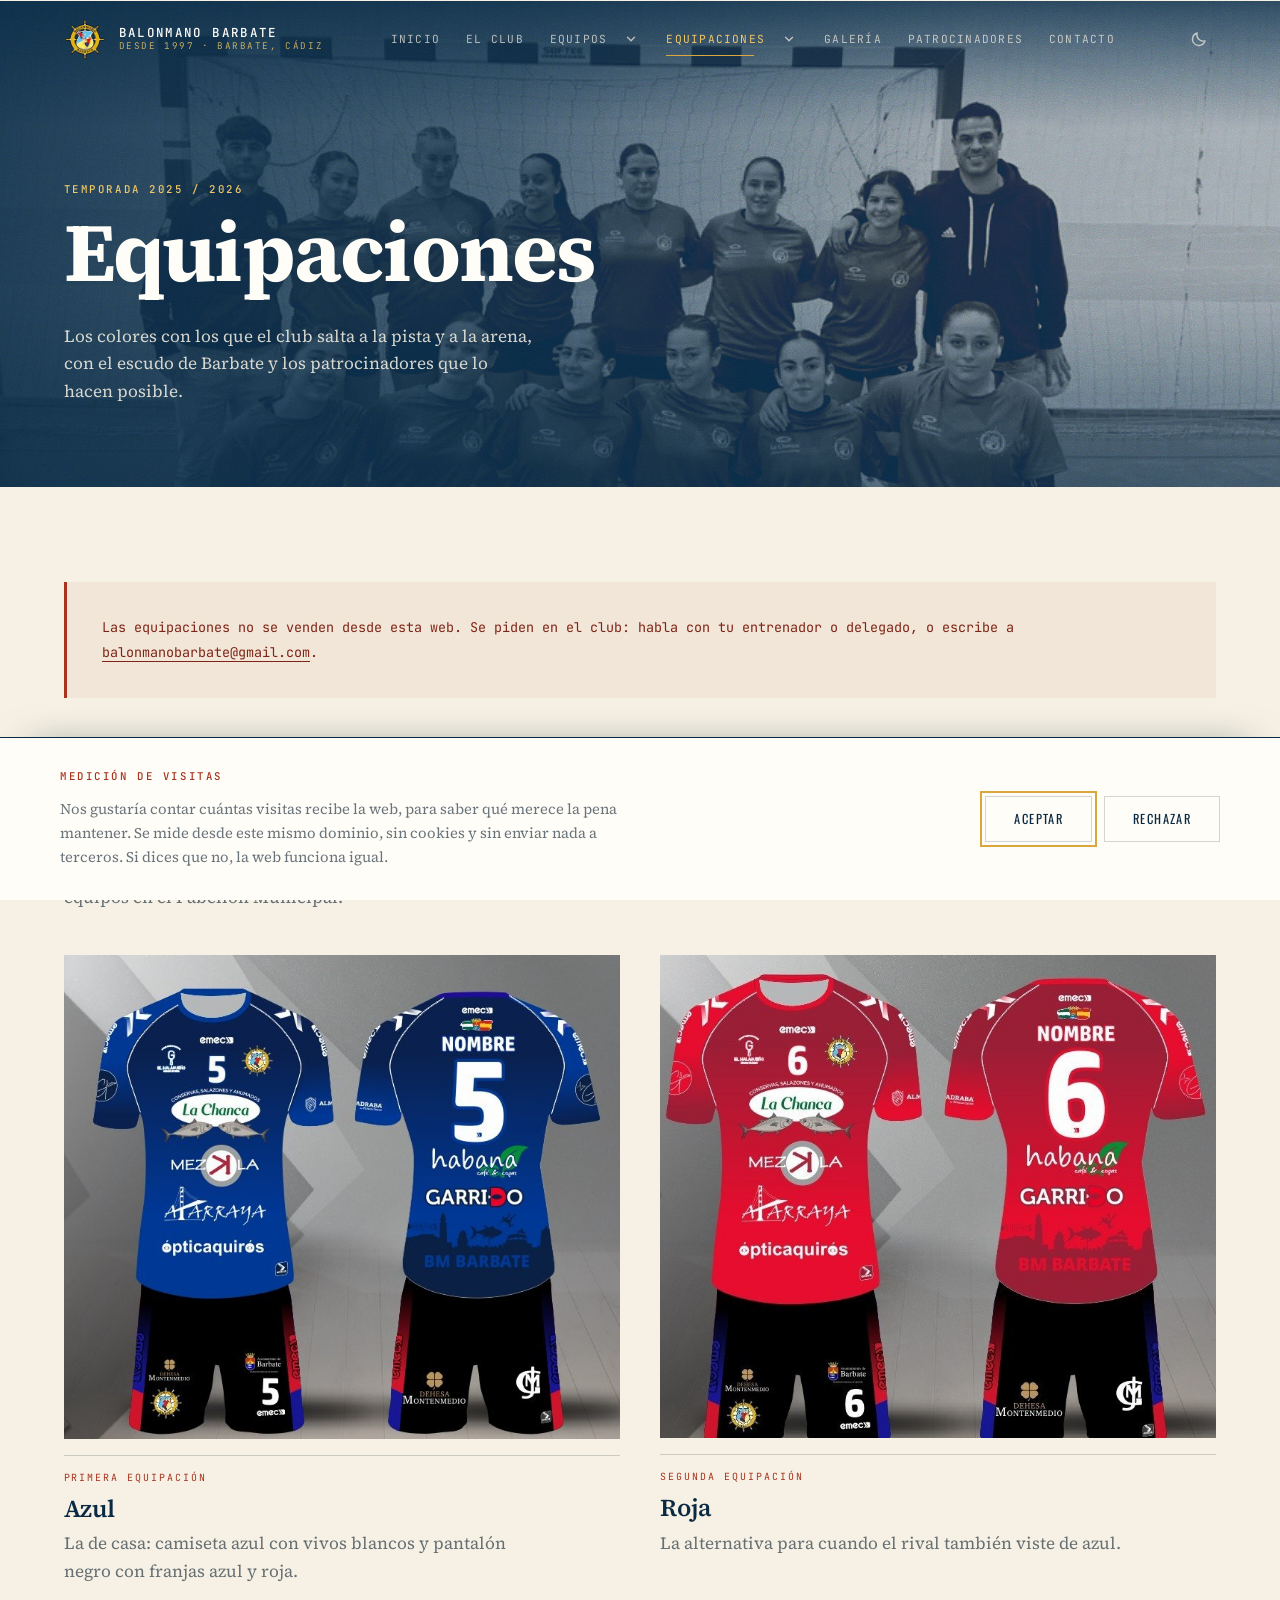
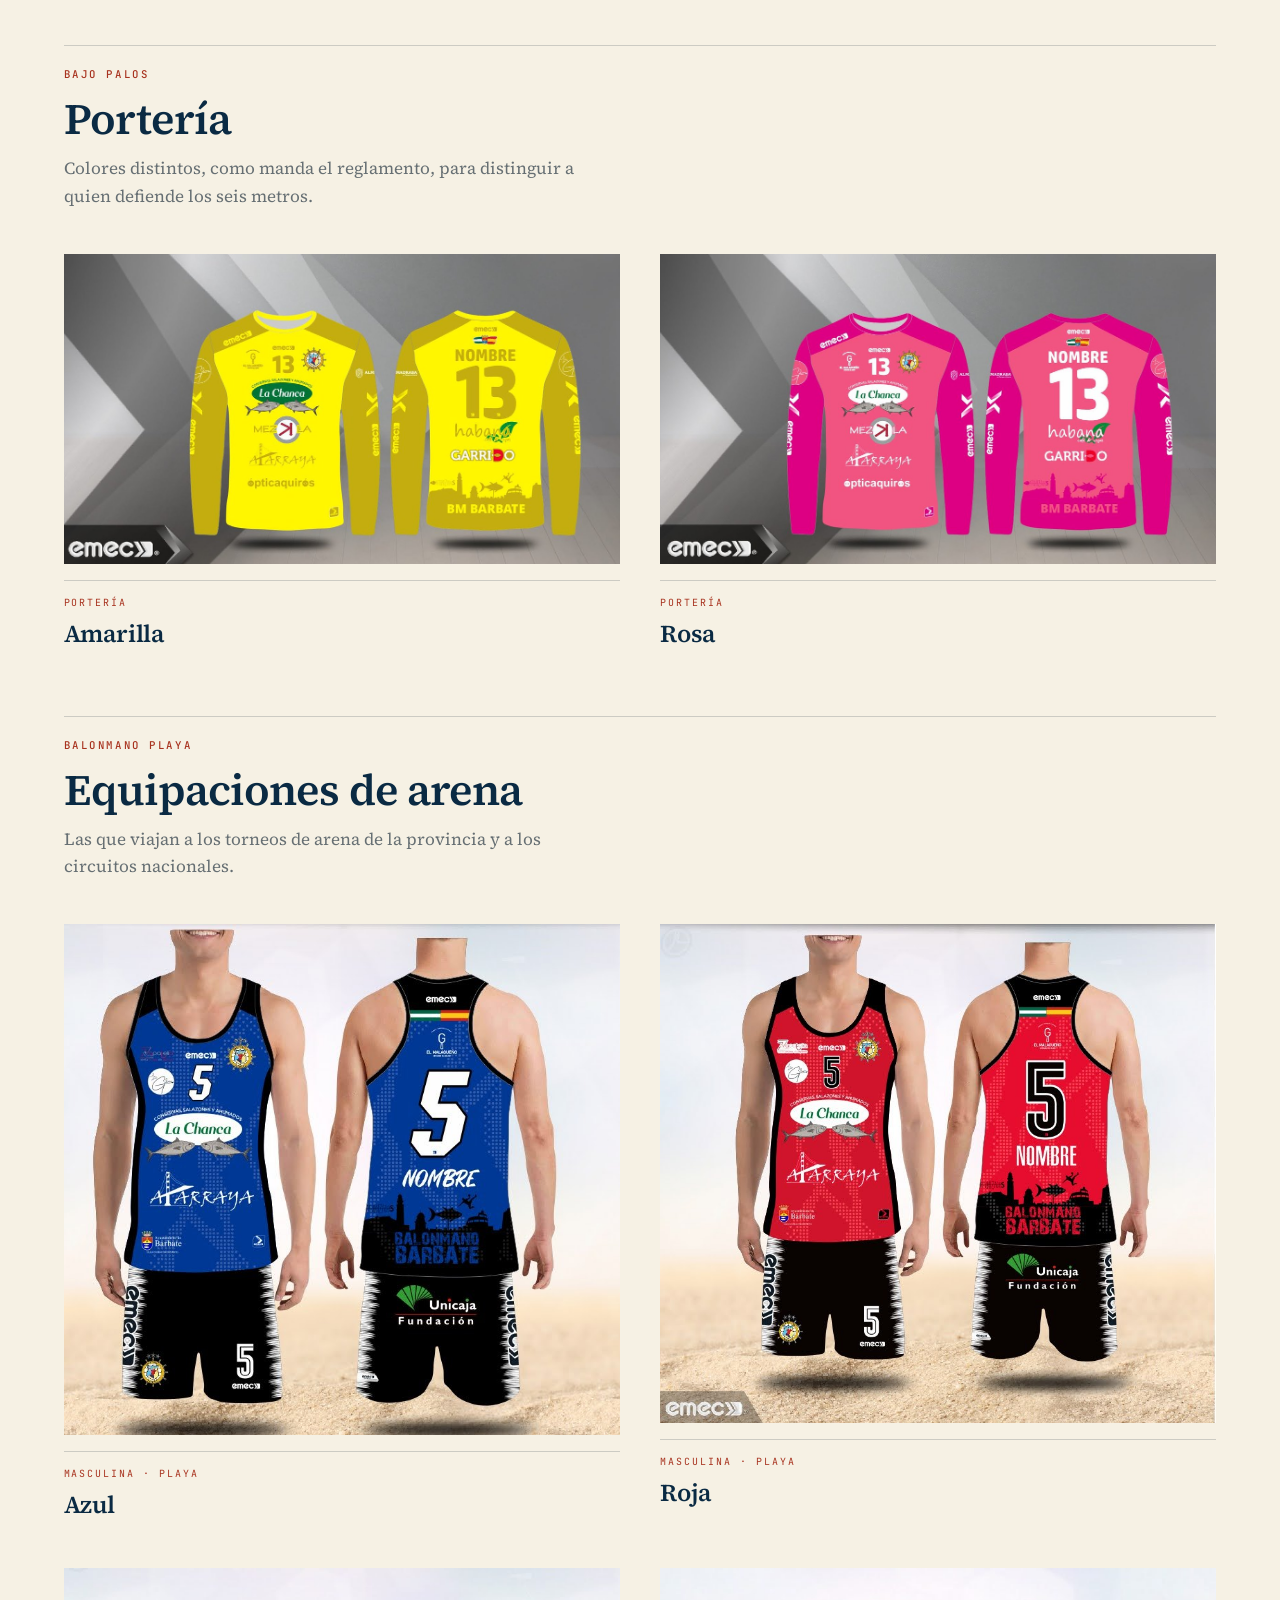
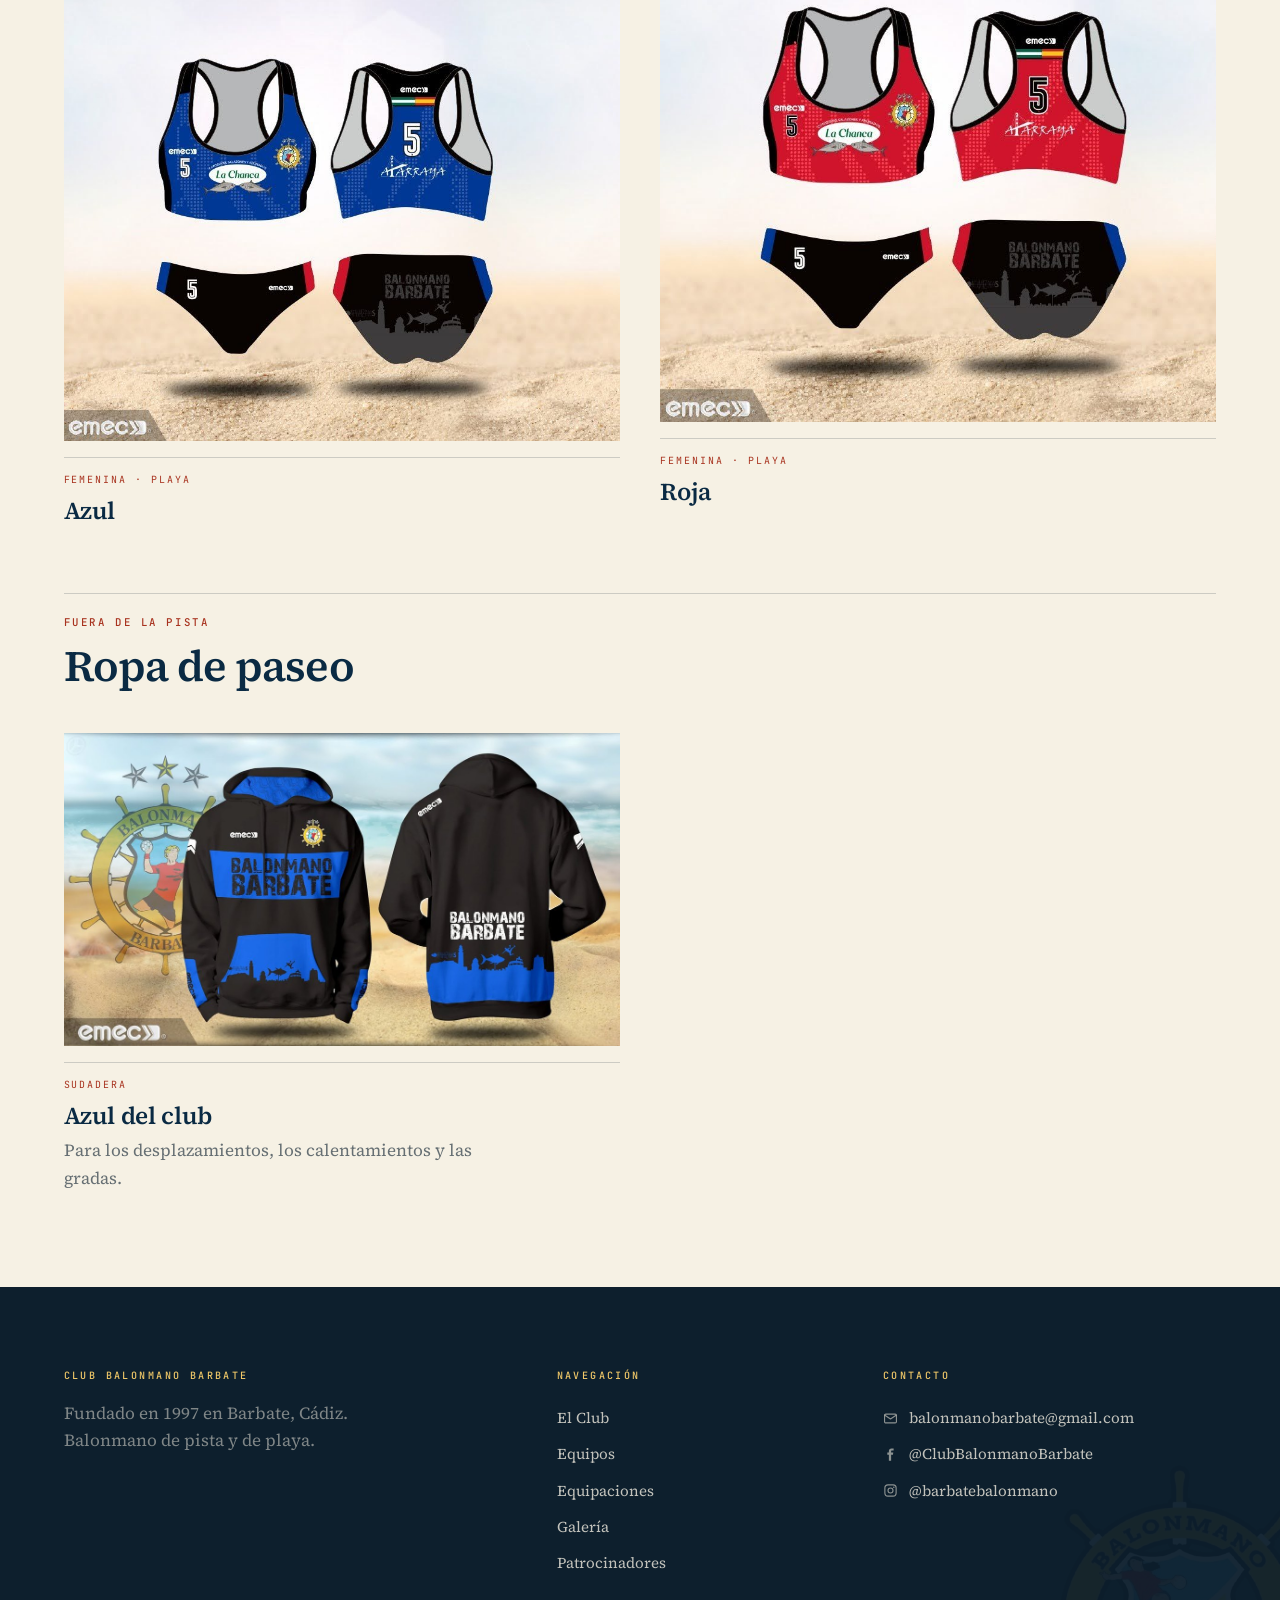
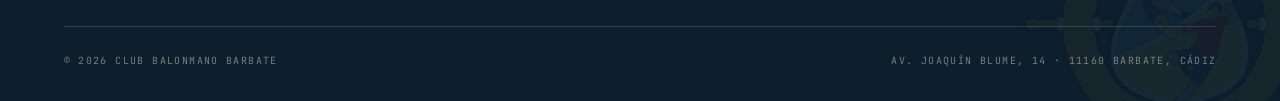
<file: equipaciones.html>
<!DOCTYPE html>
<!--
  Club Balonmano Barbate — web oficial
  Desarrollo, diseño y contenidos: Francisco Vidal Mateo (FranVi), 2026.
-->
<html lang="es">
<head>
<meta charset="UTF-8">
<meta name="viewport" content="width=device-width, initial-scale=1.0">
<title>Equipaciones | Club Balonmano Barbate</title>
<meta name="description" content="Las equipaciones del Club Balonmano Barbate: juegos de pista, de portería, de balonmano playa y ropa de paseo, temporada 2025/2026.">
<meta name="robots" content="index, follow">
<meta name="author" content="Francisco Vidal Mateo">
<meta name="theme-color" content="#F6F1E4" media="(prefers-color-scheme: light)">
<meta name="theme-color" content="#0B1922" media="(prefers-color-scheme: dark)">
<link rel="canonical" href="https://balonmanobarbate.vercel.app/equipaciones.html">
<link rel="icon" href="favicon.ico" sizes="32x32">
<link rel="icon" href="assets/img/escudo-club-balonmano-barbate-96.webp" type="image/webp" sizes="96x96">
<link rel="apple-touch-icon" href="assets/img/apple-touch-icon.png">
<link rel="manifest" href="site.webmanifest">
<meta property="og:type" content="website">
<meta property="og:locale" content="es_ES">
<meta property="og:site_name" content="Club Balonmano Barbate">
<meta property="og:title" content="Equipaciones — Club Balonmano Barbate">
<meta property="og:description" content="Los colores con los que el club compite en el pabellón y en la arena.">
<meta property="og:image" content="https://balonmanobarbate.vercel.app/assets/img/og-club-balonmano-barbate.jpg">
<meta property="og:image:type" content="image/jpeg">
<meta property="og:image:width" content="1200">
<meta property="og:image:height" content="630">
<meta property="og:image:alt" content="Afición y equipos del Club Balonmano Barbate celebrando en el Pabellón Municipal, con el escudo del club">
<meta property="og:url" content="https://balonmanobarbate.vercel.app/equipaciones.html">
<meta name="twitter:card" content="summary_large_image">
<meta name="twitter:title" content="Equipaciones — Club Balonmano Barbate">
<meta name="twitter:description" content="Los colores con los que el club compite en el pabellón y en la arena.">
<meta name="twitter:image" content="https://balonmanobarbate.vercel.app/assets/img/og-club-balonmano-barbate.jpg">
<meta name="twitter:image:alt" content="Afición y equipos del Club Balonmano Barbate celebrando en el Pabellón Municipal, con el escudo del club">
<script type="application/ld+json">
{
  "@context": "https://schema.org",
  "@graph": [
    {
      "@type": "SportsOrganization",
      "@id": "https://balonmanobarbate.vercel.app/#club",
      "name": "Club Balonmano Barbate",
      "alternateName": "BM Barbate",
      "sport": [
        "Balonmano",
        "Balonmano playa"
      ],
      "foundingDate": "1997",
      "url": "https://balonmanobarbate.vercel.app/",
      "logo": "https://balonmanobarbate.vercel.app/assets/img/escudo-club-balonmano-barbate.webp",
      "email": "balonmanobarbate@gmail.com",
      "areaServed": "Barbate, Cádiz",
      "address": {
        "@type": "PostalAddress",
        "streetAddress": "Av. Joaquín Blume, 14",
        "postalCode": "11160",
        "addressLocality": "Barbate",
        "addressRegion": "Cádiz",
        "addressCountry": "ES"
      },
      "location": {
        "@type": "SportsActivityLocation",
        "name": "Pabellón Municipal de Barbate",
        "address": {
          "@type": "PostalAddress",
          "streetAddress": "Av. Joaquín Blume, 14",
          "postalCode": "11160",
          "addressLocality": "Barbate",
          "addressRegion": "Cádiz",
          "addressCountry": "ES"
        }
      },
      "sameAs": [
        "https://www.instagram.com/barbatebalonmano",
        "https://www.facebook.com/ClubBalonmanoBarbate"
      ]
    },
    {
      "@type": "WebSite",
      "@id": "https://balonmanobarbate.vercel.app/#sitio",
      "url": "https://balonmanobarbate.vercel.app/",
      "name": "Club Balonmano Barbate",
      "inLanguage": "es-ES",
      "publisher": {
        "@id": "https://balonmanobarbate.vercel.app/#club"
      },
      "author": {
        "@id": "https://balonmanobarbate.vercel.app/#autor"
      },
      "creator": {
        "@id": "https://balonmanobarbate.vercel.app/#autor"
      }
    },
    {
      "@type": "Person",
      "@id": "https://balonmanobarbate.vercel.app/#autor",
      "name": "Francisco Vidal Mateo",
      "alternateName": "FranVi",
      "jobTitle": "Desarrollo y diseño del sitio",
      "affiliation": {
        "@id": "https://balonmanobarbate.vercel.app/#club"
      }
    },
    {
      "@type": "BreadcrumbList",
      "itemListElement": [
        {
          "@type": "ListItem",
          "position": 1,
          "name": "Inicio",
          "item": "https://balonmanobarbate.vercel.app/"
        },
        {
          "@type": "ListItem",
          "position": 2,
          "name": "Equipaciones",
          "item": "https://balonmanobarbate.vercel.app/equipaciones.html"
        }
      ]
    }
  ]
}
</script>
<script src="assets/js/theme.js"></script>
<link rel="stylesheet" href="assets/css/fonts.css">
<link rel="stylesheet" href="assets/css/styles.css">
<script src="assets/js/main.js" defer></script>
<script src="assets/js/analitica.js" defer></script>
</head>
<body class="con-portada">

<a class="skip-link" href="#main">Saltar al contenido</a>

<header class="site-header">
  <div class="container">
    <a class="brand" href="index.html">
      <img src="assets/img/escudo-club-balonmano-barbate-96.webp" width="96" height="96" alt="Escudo Club Balonmano Barbate">
      <div class="brand-text">
        <div class="name">Balonmano Barbate</div>
        <div class="since">DESDE 1997 · BARBATE, CÁDIZ</div>
      </div>
    </a>
    <nav class="main-nav" aria-label="Navegación principal">
      <a href="index.html">Inicio</a>
      <a href="club.html">El Club</a>
      <div class="nav-grupo">
        <a href="equipos.html">Equipos</a>
        <button class="nav-mas" type="button" aria-expanded="false" aria-controls="sub-equipos" aria-label="Abrir el submenú de equipos"><svg viewBox="0 0 24 24" fill="none" stroke="currentColor" stroke-width="2.4" stroke-linecap="round" stroke-linejoin="round" aria-hidden="true"><path d="M6 9l6 6 6-6"></path></svg></button>
        <div class="nav-sub" id="sub-equipos" hidden>
          <a href="equipos.html">Todo</a>
          <a href="equipos.html#pista">Pista</a>
          <a href="equipos.html#playa">Playa</a>
        </div>
      </div>
      <div class="nav-grupo">
        <a href="equipaciones.html" class="active" aria-current="page">Equipaciones</a>
        <button class="nav-mas" type="button" aria-expanded="false" aria-controls="sub-equipaciones" aria-label="Abrir el submenú de equipaciones"><svg viewBox="0 0 24 24" fill="none" stroke="currentColor" stroke-width="2.4" stroke-linecap="round" stroke-linejoin="round" aria-hidden="true"><path d="M6 9l6 6 6-6"></path></svg></button>
        <div class="nav-sub" id="sub-equipaciones" hidden>
          <a href="equipaciones.html">Todo</a>
          <a href="equipaciones.html#pista">Pista</a>
          <a href="equipaciones.html#playa">Playa</a>
        </div>
      </div>
      <a href="galeria.html">Galería</a>
      <a href="patrocinadores.html">Patrocinadores</a>
      <a href="contacto.html">Contacto</a>
    </nav>
    <div class="header-actions">
      <button class="theme-toggle" type="button" aria-label="Cambiar a tema oscuro" aria-pressed="false">
        <svg class="ico-luna" viewBox="0 0 24 24" fill="none" stroke="currentColor" stroke-width="1.8" stroke-linecap="round" stroke-linejoin="round" aria-hidden="true"><path d="M20 14.5A8.5 8.5 0 0 1 9.5 4a8.5 8.5 0 1 0 10.5 10.5z"></path></svg>
        <svg class="ico-sol" viewBox="0 0 24 24" fill="none" stroke="currentColor" stroke-width="1.8" stroke-linecap="round" aria-hidden="true"><circle cx="12" cy="12" r="4.2"></circle><path d="M12 2v2.4M12 19.6V22M4.2 4.2l1.7 1.7M18.1 18.1l1.7 1.7M2 12h2.4M19.6 12H22M4.2 19.8l1.7-1.7M18.1 5.9l1.7-1.7"></path></svg>
      </button>
      <button class="nav-toggle" aria-label="Abrir menú" aria-expanded="false"><span aria-hidden="true">☰</span></button>
    </div>
  </div>
</header>

<main id="main">

<section class="banda banda-foto banda-rotulo">
  <div class="banda-media">
    <picture>
      <source srcset="assets/img/senior-femenino-de-pista-posando-ante-la-porteria.webp" type="image/webp">
      <img src="assets/img/senior-femenino-de-pista-posando-ante-la-porteria.jpg" width="900" height="675" alt="Sénior femenino de pista posando ante la portería" fetchpriority="high" decoding="async">
    </picture>
  </div>
  <div class="container">
    <p class="eyebrow">Temporada 2025 / 2026</p>
    <h1>Equipaciones</h1>
    <p class="lead">Los colores con los que el club salta a la pista y a la arena, con el escudo de Barbate y los patrocinadores que lo hacen posible.</p>
  </div>
</section>

<section class="banda banda-arena">
  <div class="container">

    <div class="notice">
      Las equipaciones no se venden desde esta web. Se piden en el club: habla con tu entrenador o delegado, o escribe a <a href="mailto:balonmanobarbate@gmail.com">balonmanobarbate@gmail.com</a>.
    </div>

    <div id="pista" class="section-head" style="margin-top:10px;">
      <p class="eyebrow">Balonmano Pista</p>
      <h2>Juegos de pista</h2>
      <p>Los dos juegos de camiseta y pantalón con los que compiten los equipos en el Pabellón Municipal.</p>
    </div>

    <div class="grid grid-2">
      <div class="card">
        <img src="assets/img/equipaciones/pista_azul.jpg" width="1177" height="652" alt="Equipación de pista azul del Club Balonmano Barbate, vista de frente y de espalda" loading="lazy" decoding="async">
        <div class="body">
          <span class="meta">Primera equipación</span>
          <h3>Azul</h3>
          <p>La de casa: camiseta azul con vivos blancos y pantalón negro con franjas azul y roja.</p>
        </div>
      </div>
      <div class="card">
        <img src="assets/img/equipaciones/pista_roja.jpg" width="1154" height="729" alt="Equipación de pista roja del Club Balonmano Barbate, vista de frente y de espalda" loading="lazy" decoding="async">
        <div class="body">
          <span class="meta">Segunda equipación</span>
          <h3>Roja</h3>
          <p>La alternativa para cuando el rival también viste de azul.</p>
        </div>
      </div>
    </div>

    <div class="section-head" style="margin-top:60px;">
      <p class="eyebrow">Bajo palos</p>
      <h2>Portería</h2>
      <p>Colores distintos, como manda el reglamento, para distinguir a quien defiende los seis metros.</p>
    </div>

    <div class="grid grid-2">
      <div class="card">
        <img src="assets/img/equipaciones/portero_pista_amarilla.jpg" width="1200" height="671" alt="Equipación de portero amarilla del Club Balonmano Barbate" loading="lazy" decoding="async">
        <div class="body">
          <span class="meta">Portería</span>
          <h3>Amarilla</h3>
        </div>
      </div>
      <div class="card">
        <img src="assets/img/equipaciones/portero_pista_rosa.jpg" width="1200" height="671" alt="Equipación de portero rosa del Club Balonmano Barbate" loading="lazy" decoding="async">
        <div class="body">
          <span class="meta">Portería</span>
          <h3>Rosa</h3>
        </div>
      </div>
    </div>

    <div id="playa" class="section-head" style="margin-top:60px;">
      <p class="eyebrow">Balonmano Playa</p>
      <h2>Equipaciones de arena</h2>
      <p>Las que viajan a los torneos de arena de la provincia y a los circuitos nacionales.</p>
    </div>

    <div class="grid grid-2">
      <div class="card">
        <img src="assets/img/equipaciones/masculina_playa_azul.jpg" width="802" height="737" alt="Equipación masculina de balonmano playa azul del Club Balonmano Barbate" loading="lazy" decoding="async">
        <div class="body">
          <span class="meta">Masculina · Playa</span>
          <h3>Azul</h3>
        </div>
      </div>
      <div class="card">
        <img src="assets/img/equipaciones/masculina_playa_roja.jpg" width="877" height="786" alt="Equipación masculina de balonmano playa roja del Club Balonmano Barbate" loading="lazy" decoding="async">
        <div class="body">
          <span class="meta">Masculina · Playa</span>
          <h3>Roja</h3>
        </div>
      </div>
      <div class="card">
        <img src="assets/img/equipaciones/femenina_playa_azul.jpg" width="924" height="787" alt="Equipación femenina de balonmano playa azul del Club Balonmano Barbate" loading="lazy" decoding="async">
        <div class="body">
          <span class="meta">Femenina · Playa</span>
          <h3>Azul</h3>
        </div>
      </div>
      <div class="card">
        <img src="assets/img/equipaciones/femenina_playa_roja.jpg" width="850" height="694" alt="Equipación femenina de balonmano playa roja del Club Balonmano Barbate" loading="lazy" decoding="async">
        <div class="body">
          <span class="meta">Femenina · Playa</span>
          <h3>Roja</h3>
        </div>
      </div>
    </div>

    <div class="section-head" style="margin-top:60px;">
      <p class="eyebrow">Fuera de la pista</p>
      <h2>Ropa de paseo</h2>
    </div>

    <div class="grid grid-2">
      <div class="card">
        <img src="assets/img/equipaciones/sudadera_azul.jpg" width="1200" height="675" alt="Sudadera azul del Club Balonmano Barbate" loading="lazy" decoding="async">
        <div class="body">
          <span class="meta">Sudadera</span>
          <h3>Azul del club</h3>
          <p>Para los desplazamientos, los calentamientos y las gradas.</p>
        </div>
      </div>
    </div>

  </div>
</section>

</main>

<footer class="site-footer">
  <div class="container">
    <div class="footer-grid">
      <div>
        <h2>Club Balonmano Barbate</h2>
        <p style="opacity:.8; max-width:320px;">Fundado en 1997 en Barbate, Cádiz. Balonmano de pista y de playa.</p>
      </div>
      <div>
        <h2>Navegación</h2>
        <nav aria-label="Enlaces del pie">
        <a href="club.html">El Club</a>
        <a href="equipos.html">Equipos</a>
        <a href="equipaciones.html">Equipaciones</a>
        <a href="galeria.html">Galería</a>
        <a href="patrocinadores.html">Patrocinadores</a>
        </nav>
      </div>
      <div>
        <h2>Contacto</h2>
        <a href="mailto:balonmanobarbate@gmail.com"><svg class="ico" viewBox="0 0 24 24" fill="none" stroke="currentColor" stroke-width="1.8" stroke-linecap="round" stroke-linejoin="round" aria-hidden="true"><rect x="2.5" y="5" width="19" height="14" rx="2"></rect><path d="M3 6.7l9 6 9-6"></path></svg>balonmanobarbate@gmail.com</a>
        <a href="https://www.facebook.com/ClubBalonmanoBarbate" target="_blank" rel="noopener noreferrer"><svg class="ico" viewBox="0 0 24 24" fill="currentColor" aria-hidden="true"><path d="M17 2.2h-3.4c-2.7 0-4.2 1.6-4.2 4.3v2.4H6.9v3.5h2.5v9.4h3.6v-9.4h2.9l.5-3.5h-3.4V6.9c0-.9.3-1.3 1.3-1.3H17V2.2z"></path></svg>@ClubBalonmanoBarbate</a>
        <a href="https://www.instagram.com/barbatebalonmano" target="_blank" rel="noopener noreferrer"><svg class="ico" viewBox="0 0 24 24" fill="none" stroke="currentColor" stroke-width="1.8" aria-hidden="true"><rect x="3" y="3" width="18" height="18" rx="5"></rect><circle cx="12" cy="12" r="4"></circle><circle cx="17.3" cy="6.7" r="1.25" fill="currentColor" stroke="none"></circle></svg>@barbatebalonmano</a>
      </div>
    </div>
    <div class="footer-bottom">
      <span>© 2026 Club Balonmano Barbate</span>
      <span>Av. Joaquín Blume, 14 · 11160 Barbate, Cádiz</span>
    </div>
  </div>
</footer>

</body>
</html>
</file>
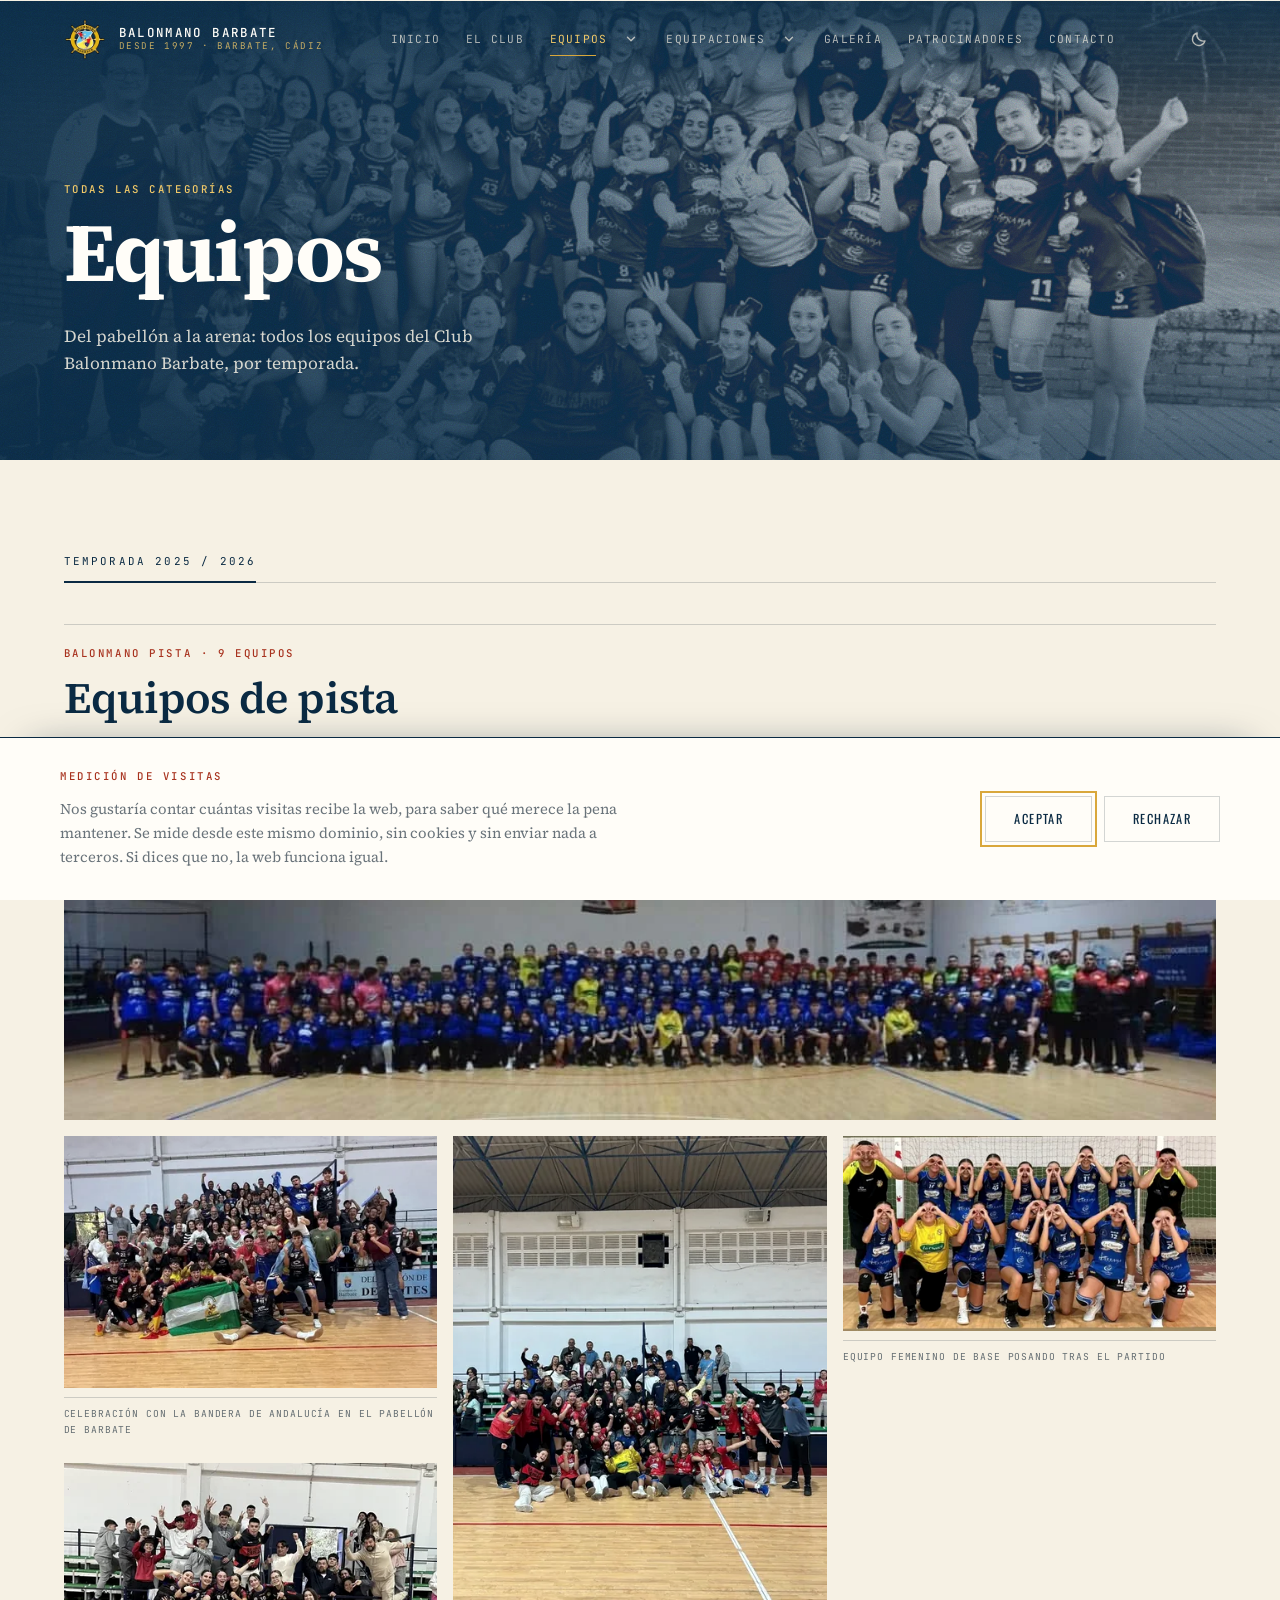
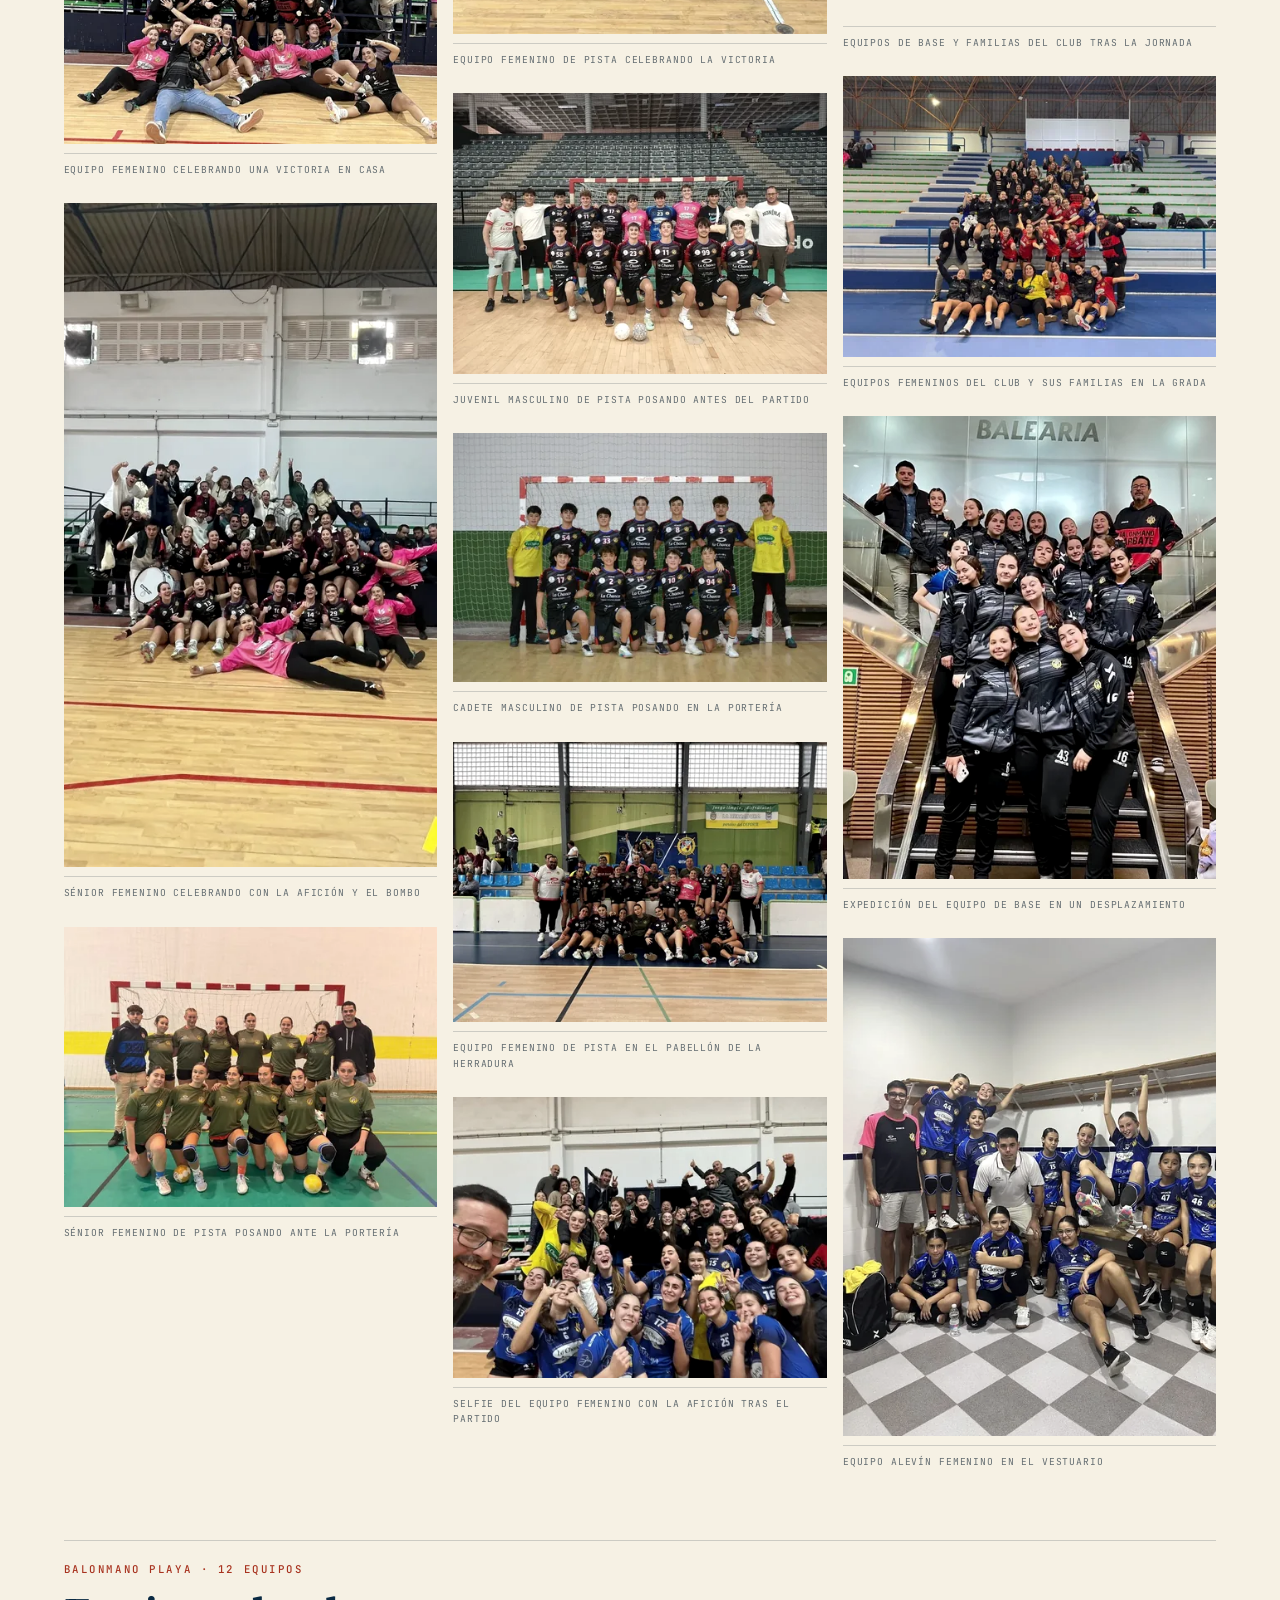
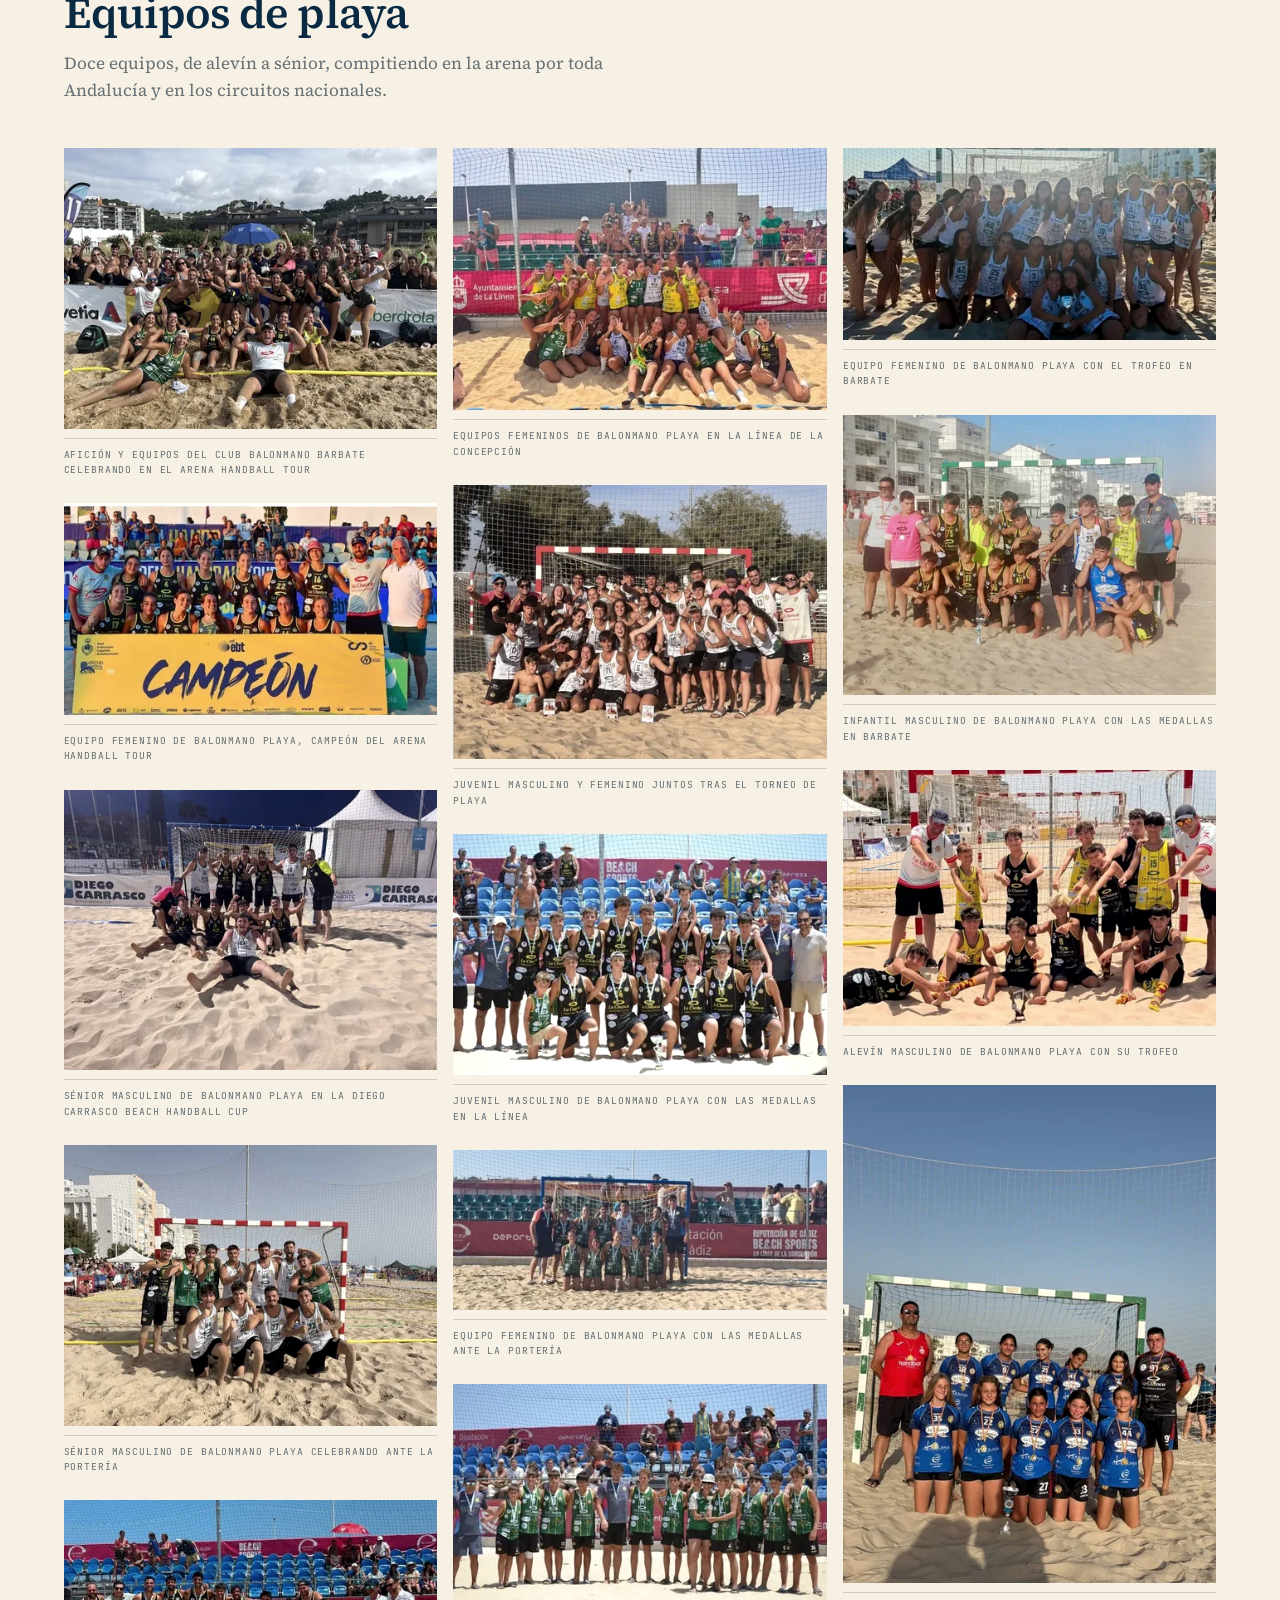
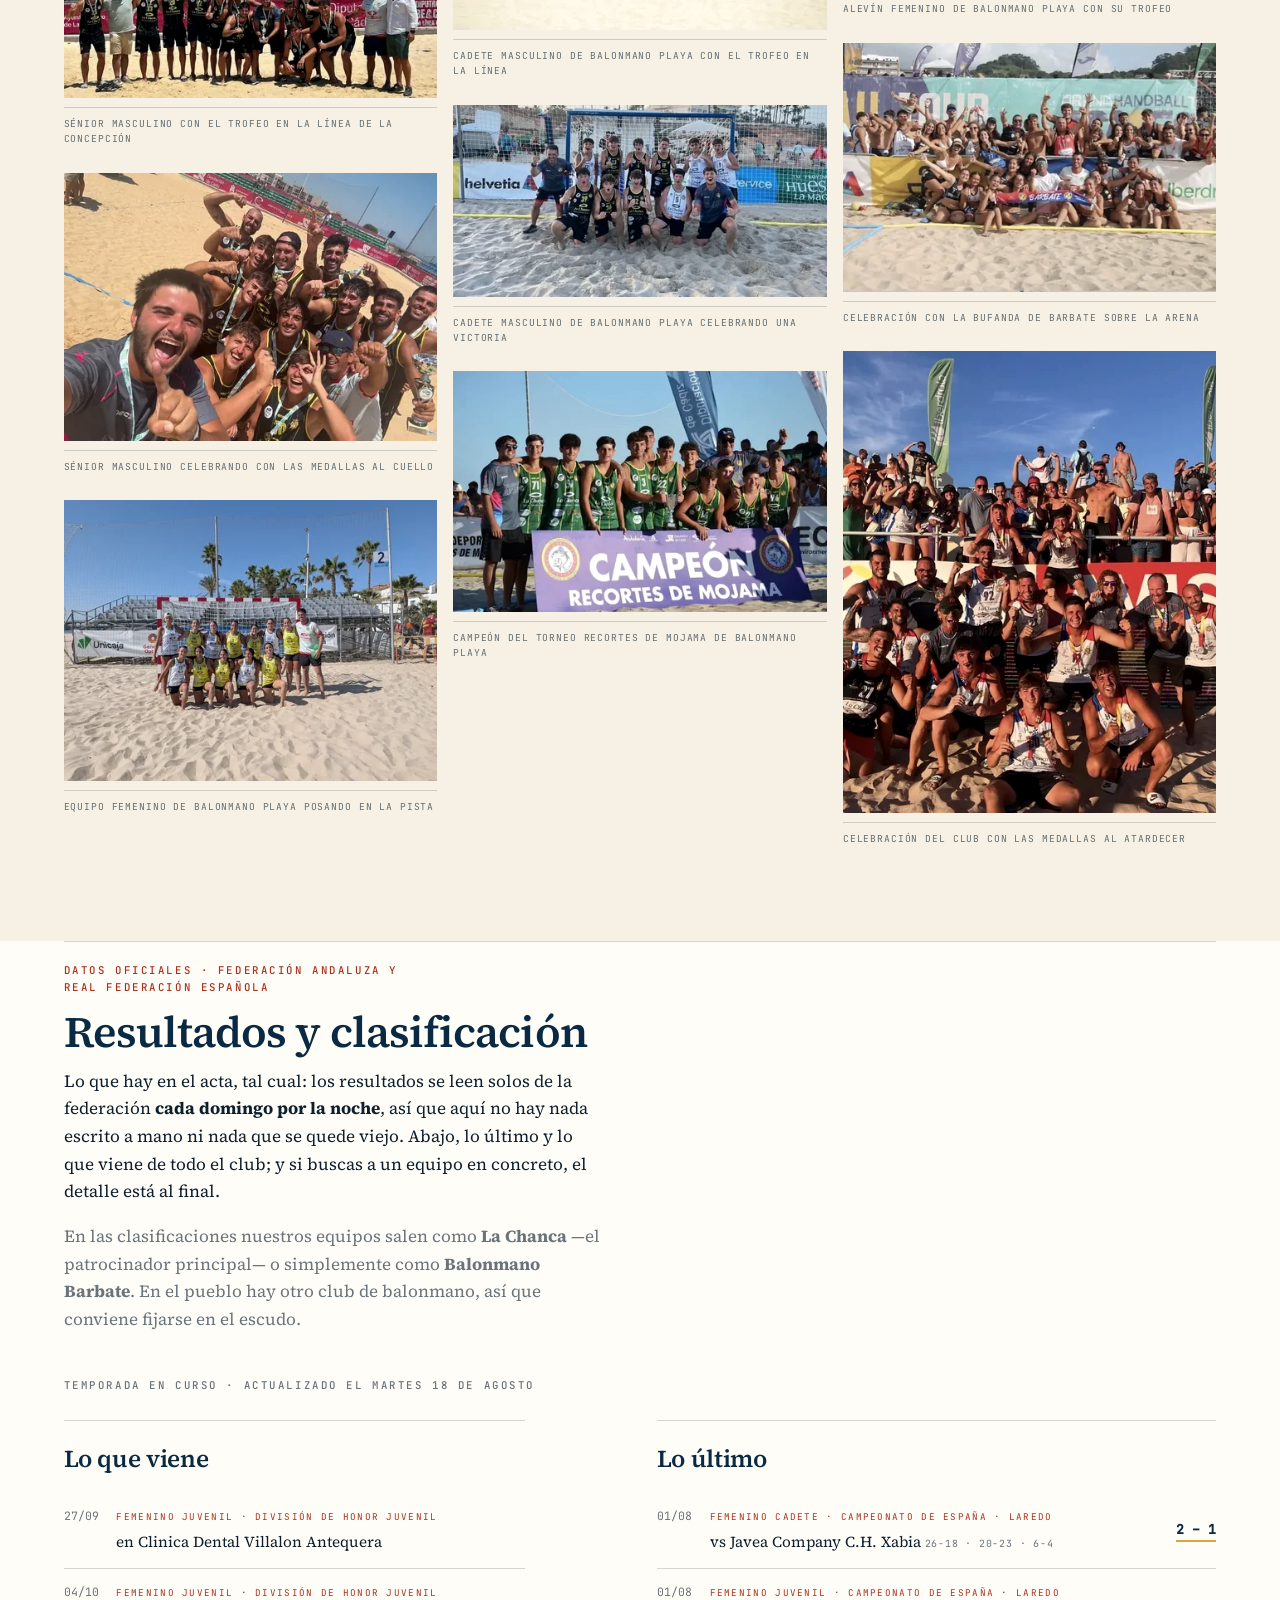
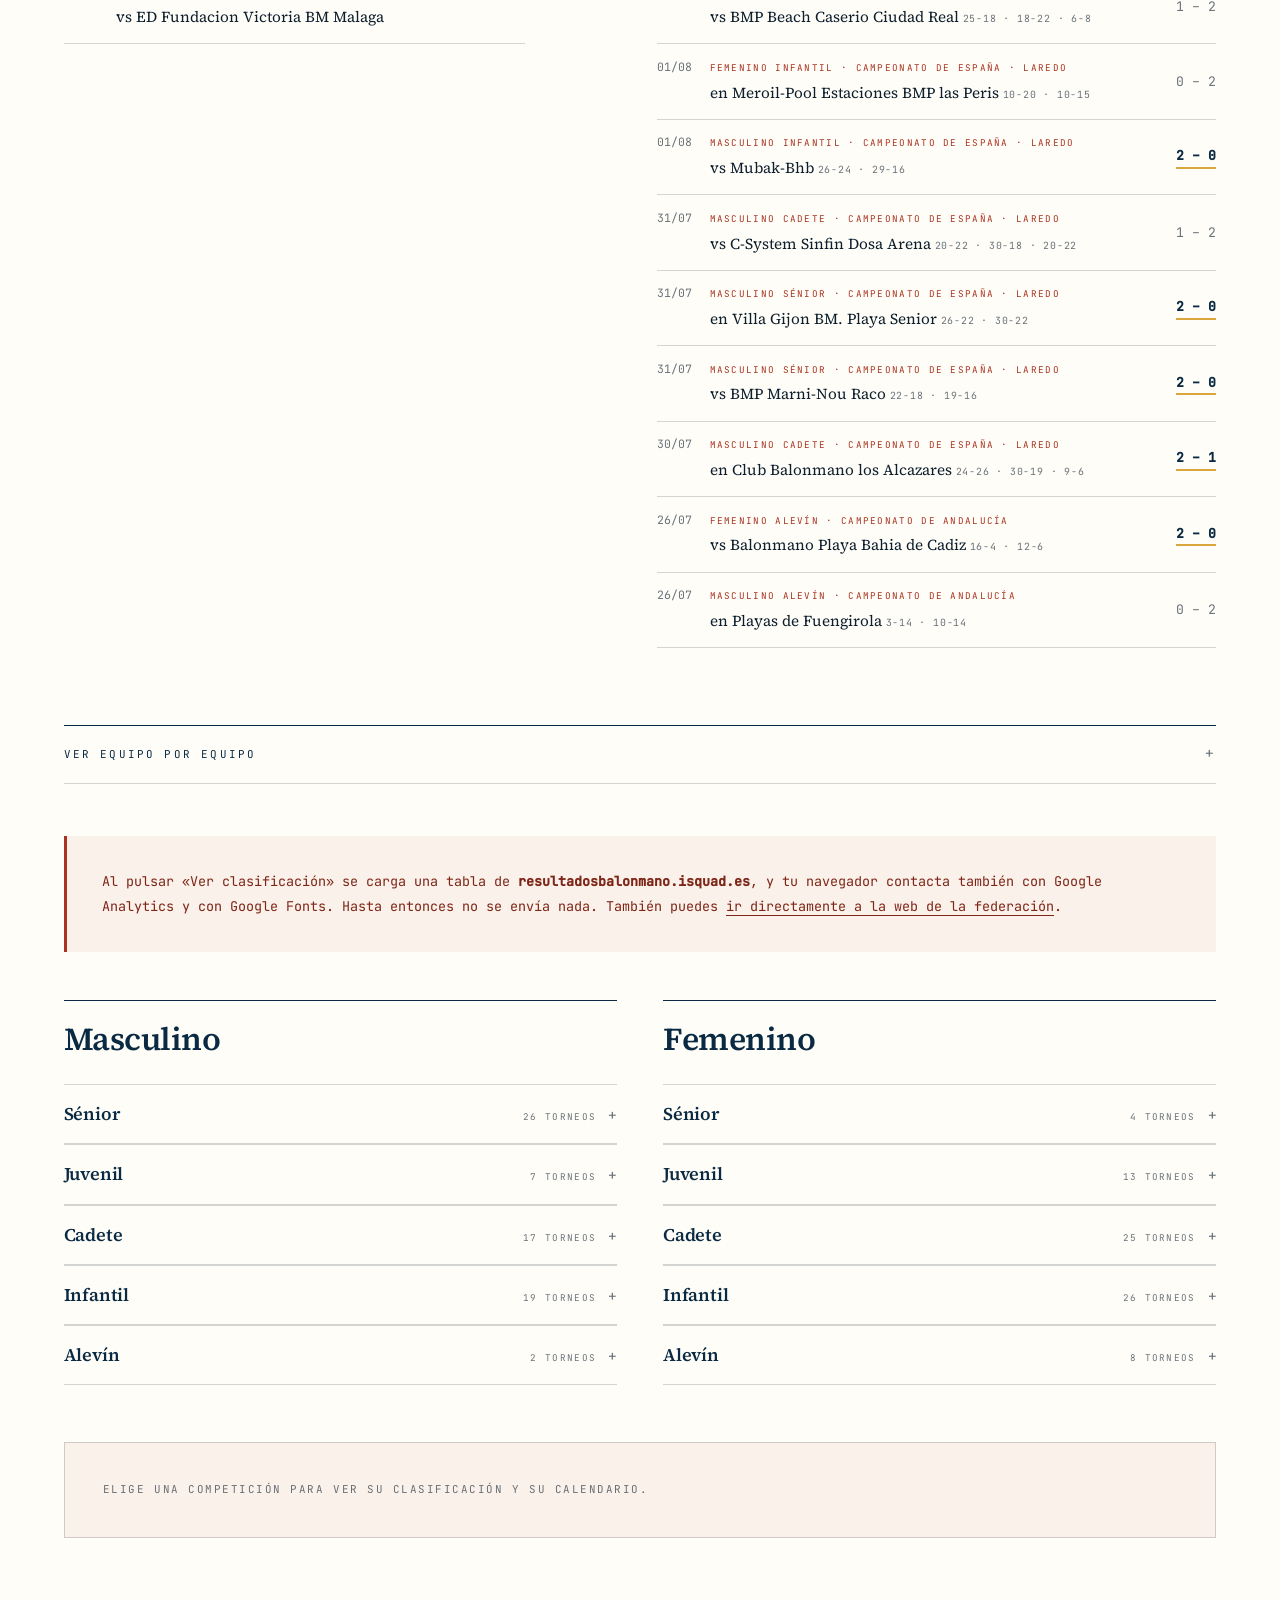
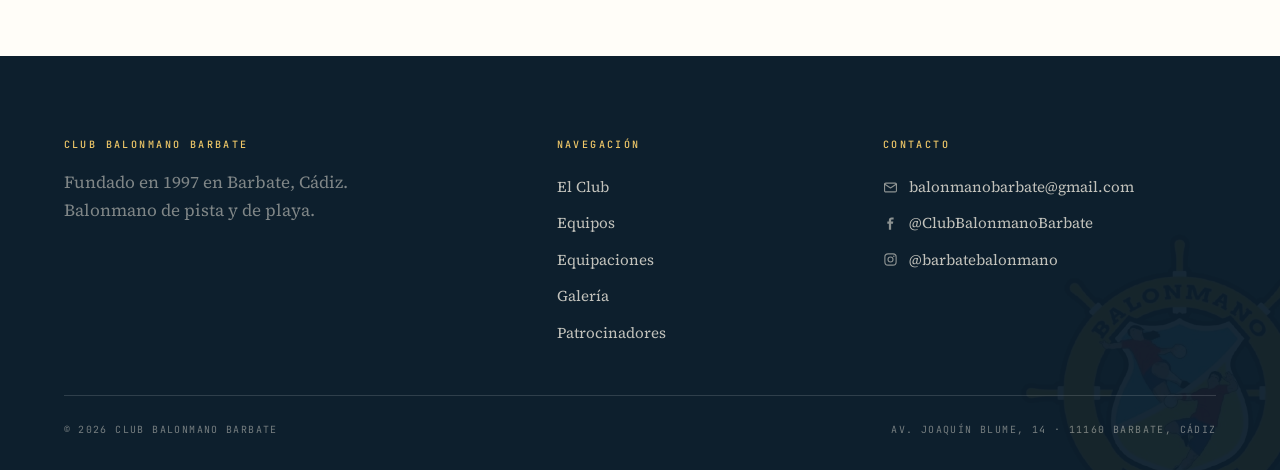
<file: equipos.html>
<!DOCTYPE html>
<!--
  Club Balonmano Barbate — web oficial
  Desarrollo, diseño y contenidos: Francisco Vidal Mateo (FranVi), 2026.
-->
<html lang="es">
<head>
<meta charset="UTF-8">
<meta name="viewport" content="width=device-width, initial-scale=1.0">
<title>Equipos | Club Balonmano Barbate</title>
<meta name="description" content="Todos los equipos del Club Balonmano Barbate por temporada, de alevín a sénior, en balonmano pista y balonmano playa.">
<meta name="author" content="Francisco Vidal Mateo">
<meta name="robots" content="index, follow">
<meta name="theme-color" content="#F6F1E4" media="(prefers-color-scheme: light)">
<meta name="theme-color" content="#0B1922" media="(prefers-color-scheme: dark)">
<link rel="canonical" href="https://balonmanobarbate.vercel.app/equipos.html">
<link rel="icon" href="favicon.ico" sizes="32x32">
<link rel="icon" href="assets/img/escudo-club-balonmano-barbate-96.webp" type="image/webp" sizes="96x96">
<link rel="apple-touch-icon" href="assets/img/apple-touch-icon.png">
<link rel="manifest" href="site.webmanifest">
<meta property="og:type" content="website">
<meta property="og:locale" content="es_ES">
<meta property="og:site_name" content="Club Balonmano Barbate">
<meta property="og:title" content="Equipos — Club Balonmano Barbate">
<meta property="og:description" content="Todos los equipos del Club Balonmano Barbate por temporada, de alevín a sénior, en balonmano pista y balonmano playa.">
<meta property="og:image" content="https://balonmanobarbate.vercel.app/assets/img/og-club-balonmano-barbate.jpg">
<meta property="og:image:type" content="image/jpeg">
<meta property="og:image:width" content="1200">
<meta property="og:image:height" content="630">
<meta property="og:image:alt" content="Afición y equipos del Club Balonmano Barbate celebrando en el Pabellón Municipal, con el escudo del club">
<meta property="og:url" content="https://balonmanobarbate.vercel.app/equipos.html">
<meta name="twitter:card" content="summary_large_image">
<meta name="twitter:title" content="Equipos — Club Balonmano Barbate">
<meta name="twitter:description" content="Todos los equipos del Club Balonmano Barbate por temporada, de alevín a sénior, en balonmano pista y balonmano playa.">
<meta name="twitter:image" content="https://balonmanobarbate.vercel.app/assets/img/og-club-balonmano-barbate.jpg">
<meta name="twitter:image:alt" content="Afición y equipos del Club Balonmano Barbate celebrando en el Pabellón Municipal, con el escudo del club">
<script type="application/ld+json">
{
  "@context": "https://schema.org",
  "@graph": [
    {
      "@type": "SportsOrganization",
      "@id": "https://balonmanobarbate.vercel.app/#club",
      "name": "Club Balonmano Barbate",
      "alternateName": "BM Barbate",
      "sport": [
        "Balonmano",
        "Balonmano playa"
      ],
      "foundingDate": "1997",
      "url": "https://balonmanobarbate.vercel.app/",
      "logo": "https://balonmanobarbate.vercel.app/assets/img/escudo-club-balonmano-barbate.webp",
      "email": "balonmanobarbate@gmail.com",
      "areaServed": "Barbate, Cádiz",
      "address": {
        "@type": "PostalAddress",
        "streetAddress": "Av. Joaquín Blume, 14",
        "postalCode": "11160",
        "addressLocality": "Barbate",
        "addressRegion": "Cádiz",
        "addressCountry": "ES"
      },
      "location": {
        "@type": "SportsActivityLocation",
        "name": "Pabellón Municipal de Barbate",
        "address": {
          "@type": "PostalAddress",
          "streetAddress": "Av. Joaquín Blume, 14",
          "postalCode": "11160",
          "addressLocality": "Barbate",
          "addressRegion": "Cádiz",
          "addressCountry": "ES"
        }
      },
      "sameAs": [
        "https://www.instagram.com/barbatebalonmano",
        "https://www.facebook.com/ClubBalonmanoBarbate"
      ]
    },
    {
      "@type": "WebSite",
      "@id": "https://balonmanobarbate.vercel.app/#sitio",
      "url": "https://balonmanobarbate.vercel.app/",
      "name": "Club Balonmano Barbate",
      "inLanguage": "es-ES",
      "publisher": {
        "@id": "https://balonmanobarbate.vercel.app/#club"
      },
      "author": {
        "@id": "https://balonmanobarbate.vercel.app/#autor"
      },
      "creator": {
        "@id": "https://balonmanobarbate.vercel.app/#autor"
      }
    },
    {
      "@type": "Person",
      "@id": "https://balonmanobarbate.vercel.app/#autor",
      "name": "Francisco Vidal Mateo",
      "alternateName": "FranVi",
      "jobTitle": "Desarrollo y diseño del sitio",
      "affiliation": {
        "@id": "https://balonmanobarbate.vercel.app/#club"
      }
    },
    {
      "@type": "BreadcrumbList",
      "itemListElement": [
        {
          "@type": "ListItem",
          "position": 1,
          "name": "Inicio",
          "item": "https://balonmanobarbate.vercel.app/"
        },
        {
          "@type": "ListItem",
          "position": 2,
          "name": "Equipos",
          "item": "https://balonmanobarbate.vercel.app/equipos.html"
        }
      ]
    },
    {
      "@type": "SportsTeam",
      "name": "Club Balonmano Barbate — Balonmano pista",
      "sport": "Balonmano",
      "memberOf": {
        "@id": "https://balonmanobarbate.vercel.app/#club"
      },
      "url": "https://balonmanobarbate.vercel.app/equipos.html#pista",
      "description": "9 equipos del Club Balonmano Barbate en balonmano pista."
    },
    {
      "@type": "SportsTeam",
      "name": "Club Balonmano Barbate — Balonmano playa",
      "sport": "Balonmano playa",
      "memberOf": {
        "@id": "https://balonmanobarbate.vercel.app/#club"
      },
      "url": "https://balonmanobarbate.vercel.app/equipos.html#playa",
      "description": "12 equipos del Club Balonmano Barbate en balonmano playa."
    }
  ]
}
</script>
<script src="assets/js/theme.js"></script>
<link rel="stylesheet" href="assets/css/fonts.css">
<link rel="stylesheet" href="assets/css/styles.css">
<script src="assets/js/main.js" defer></script>
<script src="assets/js/analitica.js" defer></script>
</head>
<body class="con-portada">

<a class="skip-link" href="#main">Saltar al contenido</a>

<header class="site-header">
  <div class="container">
    <a class="brand" href="index.html">
      <img src="assets/img/escudo-club-balonmano-barbate-96.webp" width="96" height="96" alt="Escudo Club Balonmano Barbate">
      <div class="brand-text">
        <div class="name">Balonmano Barbate</div>
        <div class="since">DESDE 1997 · BARBATE, CÁDIZ</div>
      </div>
    </a>
    <nav class="main-nav" aria-label="Navegación principal">
      <a href="index.html">Inicio</a>
      <a href="club.html">El Club</a>
      <div class="nav-grupo">
        <a href="equipos.html" class="active" aria-current="page">Equipos</a>
        <button class="nav-mas" type="button" aria-expanded="false" aria-controls="sub-equipos" aria-label="Abrir el submenú de equipos"><svg viewBox="0 0 24 24" fill="none" stroke="currentColor" stroke-width="2.4" stroke-linecap="round" stroke-linejoin="round" aria-hidden="true"><path d="M6 9l6 6 6-6"></path></svg></button>
        <div class="nav-sub" id="sub-equipos" hidden>
          <a href="equipos.html">Todo</a>
          <a href="equipos.html#pista">Pista</a>
          <a href="equipos.html#playa">Playa</a>
        </div>
      </div>
      <div class="nav-grupo">
        <a href="equipaciones.html">Equipaciones</a>
        <button class="nav-mas" type="button" aria-expanded="false" aria-controls="sub-equipaciones" aria-label="Abrir el submenú de equipaciones"><svg viewBox="0 0 24 24" fill="none" stroke="currentColor" stroke-width="2.4" stroke-linecap="round" stroke-linejoin="round" aria-hidden="true"><path d="M6 9l6 6 6-6"></path></svg></button>
        <div class="nav-sub" id="sub-equipaciones" hidden>
          <a href="equipaciones.html">Todo</a>
          <a href="equipaciones.html#pista">Pista</a>
          <a href="equipaciones.html#playa">Playa</a>
        </div>
      </div>
      <a href="galeria.html">Galería</a>
      <a href="patrocinadores.html">Patrocinadores</a>
      <a href="contacto.html">Contacto</a>
    </nav>
    <div class="header-actions">
      <button class="theme-toggle" type="button" aria-label="Cambiar a tema oscuro" aria-pressed="false">
        <svg class="ico-luna" viewBox="0 0 24 24" fill="none" stroke="currentColor" stroke-width="1.8" stroke-linecap="round" stroke-linejoin="round" aria-hidden="true"><path d="M20 14.5A8.5 8.5 0 0 1 9.5 4a8.5 8.5 0 1 0 10.5 10.5z"></path></svg>
        <svg class="ico-sol" viewBox="0 0 24 24" fill="none" stroke="currentColor" stroke-width="1.8" stroke-linecap="round" aria-hidden="true"><circle cx="12" cy="12" r="4.2"></circle><path d="M12 2v2.4M12 19.6V22M4.2 4.2l1.7 1.7M18.1 18.1l1.7 1.7M2 12h2.4M19.6 12H22M4.2 19.8l1.7-1.7M18.1 5.9l1.7-1.7"></path></svg>
      </button>
      <button class="nav-toggle" aria-label="Abrir menú" aria-expanded="false"><span aria-hidden="true">☰</span></button>
    </div>
  </div>
</header>

<main id="main">

<section class="banda banda-foto banda-rotulo">
  <div class="banda-media">
    <picture>
      <source srcset="assets/img/equipos-de-base-y-familias-tras-la-jornada.webp" type="image/webp">
      <img src="assets/img/equipos-de-base-y-familias-tras-la-jornada.jpg" width="900" height="546" alt="Equipos de base del club y sus familias tras la jornada" fetchpriority="high" decoding="async">
    </picture>
  </div>
  <div class="container">
    <p class="eyebrow">Todas las categorías</p>
    <h1>Equipos</h1>
    <p class="lead">Del pabellón a la arena: todos los equipos del Club Balonmano Barbate, por temporada.</p>
  </div>
</section>

<section class="banda banda-arena">
  <div class="container">
    <div class="season-tabs">
      <button class="active" data-target="25-26">Temporada 2025 / 2026</button>
    </div>

    <div class="season-panel" data-season="25-26">

      <div id="pista" class="section-head" style="margin-top:10px;">
        <p class="eyebrow">Balonmano Pista · 9 equipos</p>
        <h2>Equipos de pista</h2>
        <p>De alevín a juvenil, en femenino y masculino: la cantera que llena cada fin de semana el pabellón de Barbate.</p>
      </div>
      <div class="foto-destacada"><picture><source srcset="assets/img/todos-los-equipos-del-club-en-el-pabellon-de-barbate.webp" type="image/webp"><img src="assets/img/todos-los-equipos-del-club-en-el-pabellon-de-barbate.jpg" width="1124" height="280" alt="Todos los equipos del Club Balonmano Barbate juntos en el pabellón" loading="lazy" decoding="async"></picture></div>
      <div class="galeria">
        <figure class="card" data-visor="assets/img/celebracion-con-la-bandera-de-andalucia-en-el-pabellon.webp" data-visor-jpg="assets/img/celebracion-con-la-bandera-de-andalucia-en-el-pabellon.jpg"><picture><source type="image/webp" sizes="(max-width:560px) 92vw, (max-width:860px) 46vw, 30vw" srcset="assets/img/celebracion-con-la-bandera-de-andalucia-en-el-pabellon-450.webp 450w, assets/img/celebracion-con-la-bandera-de-andalucia-en-el-pabellon.webp 889w"><img src="assets/img/celebracion-con-la-bandera-de-andalucia-en-el-pabellon.jpg" sizes="(max-width:560px) 92vw, (max-width:860px) 46vw, 30vw" srcset="assets/img/celebracion-con-la-bandera-de-andalucia-en-el-pabellon-450.jpg 450w, assets/img/celebracion-con-la-bandera-de-andalucia-en-el-pabellon.jpg 889w" width="889" height="600" alt="Celebración con la bandera de Andalucía en el pabellón de Barbate" loading="lazy" decoding="async"></picture><figcaption>Celebración con la bandera de Andalucía en el pabellón de Barbate</figcaption></figure>
        <figure class="card" data-visor="assets/img/equipo-femenino-celebrando-una-victoria-en-casa.webp" data-visor-jpg="assets/img/equipo-femenino-celebrando-una-victoria-en-casa.jpg"><picture><source type="image/webp" sizes="(max-width:560px) 92vw, (max-width:860px) 46vw, 30vw" srcset="assets/img/equipo-femenino-celebrando-una-victoria-en-casa-450.webp 450w, assets/img/equipo-femenino-celebrando-una-victoria-en-casa.webp 900w"><img src="assets/img/equipo-femenino-celebrando-una-victoria-en-casa.jpg" sizes="(max-width:560px) 92vw, (max-width:860px) 46vw, 30vw" srcset="assets/img/equipo-femenino-celebrando-una-victoria-en-casa-450.jpg 450w, assets/img/equipo-femenino-celebrando-una-victoria-en-casa.jpg 900w" width="900" height="675" alt="Equipo femenino celebrando una victoria en casa" loading="lazy" decoding="async"></picture><figcaption>Equipo femenino celebrando una victoria en casa</figcaption></figure>
        <figure class="card" data-visor="assets/img/senior-femenino-celebrando-con-la-aficion-y-el-bombo.webp" data-visor-jpg="assets/img/senior-femenino-celebrando-con-la-aficion-y-el-bombo.jpg"><picture><source type="image/webp" sizes="(max-width:560px) 92vw, (max-width:860px) 46vw, 30vw" srcset="assets/img/senior-femenino-celebrando-con-la-aficion-y-el-bombo-450.webp 450w, assets/img/senior-femenino-celebrando-con-la-aficion-y-el-bombo.webp 900w"><img src="assets/img/senior-femenino-celebrando-con-la-aficion-y-el-bombo.jpg" sizes="(max-width:560px) 92vw, (max-width:860px) 46vw, 30vw" srcset="assets/img/senior-femenino-celebrando-con-la-aficion-y-el-bombo-450.jpg 450w, assets/img/senior-femenino-celebrando-con-la-aficion-y-el-bombo.jpg 900w" width="900" height="1600" alt="Sénior femenino celebrando con la afición y el bombo" loading="lazy" decoding="async"></picture><figcaption>Sénior femenino celebrando con la afición y el bombo</figcaption></figure>
        <figure class="card" data-visor="assets/img/senior-femenino-de-pista-posando-ante-la-porteria.webp" data-visor-jpg="assets/img/senior-femenino-de-pista-posando-ante-la-porteria.jpg"><picture><source type="image/webp" sizes="(max-width:560px) 92vw, (max-width:860px) 46vw, 30vw" srcset="assets/img/senior-femenino-de-pista-posando-ante-la-porteria-450.webp 450w, assets/img/senior-femenino-de-pista-posando-ante-la-porteria.webp 900w"><img src="assets/img/senior-femenino-de-pista-posando-ante-la-porteria.jpg" sizes="(max-width:560px) 92vw, (max-width:860px) 46vw, 30vw" srcset="assets/img/senior-femenino-de-pista-posando-ante-la-porteria-450.jpg 450w, assets/img/senior-femenino-de-pista-posando-ante-la-porteria.jpg 900w" width="900" height="675" alt="Sénior femenino de pista posando ante la portería" loading="lazy" decoding="async"></picture><figcaption>Sénior femenino de pista posando ante la portería</figcaption></figure>
        <figure class="card" data-visor="assets/img/equipo-femenino-de-pista-celebrando-la-victoria.webp" data-visor-jpg="assets/img/equipo-femenino-de-pista-celebrando-la-victoria.jpg"><picture><source type="image/webp" sizes="(max-width:560px) 92vw, (max-width:860px) 46vw, 30vw" srcset="assets/img/equipo-femenino-de-pista-celebrando-la-victoria-450.webp 450w, assets/img/equipo-femenino-de-pista-celebrando-la-victoria.webp 900w"><img src="assets/img/equipo-femenino-de-pista-celebrando-la-victoria.jpg" sizes="(max-width:560px) 92vw, (max-width:860px) 46vw, 30vw" srcset="assets/img/equipo-femenino-de-pista-celebrando-la-victoria-450.jpg 450w, assets/img/equipo-femenino-de-pista-celebrando-la-victoria.jpg 900w" width="900" height="1200" alt="Equipo femenino de pista celebrando la victoria" loading="lazy" decoding="async"></picture><figcaption>Equipo femenino de pista celebrando la victoria</figcaption></figure>
        <figure class="card" data-visor="assets/img/juvenil-masculino-de-pista-antes-del-partido.webp" data-visor-jpg="assets/img/juvenil-masculino-de-pista-antes-del-partido.jpg"><picture><source type="image/webp" sizes="(max-width:560px) 92vw, (max-width:860px) 46vw, 30vw" srcset="assets/img/juvenil-masculino-de-pista-antes-del-partido-450.webp 450w, assets/img/juvenil-masculino-de-pista-antes-del-partido.webp 900w"><img src="assets/img/juvenil-masculino-de-pista-antes-del-partido.jpg" sizes="(max-width:560px) 92vw, (max-width:860px) 46vw, 30vw" srcset="assets/img/juvenil-masculino-de-pista-antes-del-partido-450.jpg 450w, assets/img/juvenil-masculino-de-pista-antes-del-partido.jpg 900w" width="900" height="675" alt="Juvenil masculino de pista posando antes del partido" loading="lazy" decoding="async"></picture><figcaption>Juvenil masculino de pista posando antes del partido</figcaption></figure>
        <figure class="card" data-visor="assets/img/cadete-masculino-de-pista-posando-en-la-porteria.webp" data-visor-jpg="assets/img/cadete-masculino-de-pista-posando-en-la-porteria.jpg"><picture><source type="image/webp" sizes="(max-width:560px) 92vw, (max-width:860px) 46vw, 30vw" srcset="assets/img/cadete-masculino-de-pista-posando-en-la-porteria-450.webp 450w, assets/img/cadete-masculino-de-pista-posando-en-la-porteria.webp 900w"><img src="assets/img/cadete-masculino-de-pista-posando-en-la-porteria.jpg" sizes="(max-width:560px) 92vw, (max-width:860px) 46vw, 30vw" srcset="assets/img/cadete-masculino-de-pista-posando-en-la-porteria-450.jpg 450w, assets/img/cadete-masculino-de-pista-posando-en-la-porteria.jpg 900w" width="900" height="600" alt="Cadete masculino de pista posando en la portería" loading="lazy" decoding="async"></picture><figcaption>Cadete masculino de pista posando en la portería</figcaption></figure>
        <figure class="card" data-visor="assets/img/equipo-femenino-de-pista-en-la-herradura.webp" data-visor-jpg="assets/img/equipo-femenino-de-pista-en-la-herradura.jpg"><picture><source type="image/webp" sizes="(max-width:560px) 92vw, (max-width:860px) 46vw, 30vw" srcset="assets/img/equipo-femenino-de-pista-en-la-herradura-450.webp 450w, assets/img/equipo-femenino-de-pista-en-la-herradura.webp 900w"><img src="assets/img/equipo-femenino-de-pista-en-la-herradura.jpg" sizes="(max-width:560px) 92vw, (max-width:860px) 46vw, 30vw" srcset="assets/img/equipo-femenino-de-pista-en-la-herradura-450.jpg 450w, assets/img/equipo-femenino-de-pista-en-la-herradura.jpg 900w" width="900" height="675" alt="Equipo femenino de pista en el pabellón de La Herradura" loading="lazy" decoding="async"></picture><figcaption>Equipo femenino de pista en el pabellón de La Herradura</figcaption></figure>
        <figure class="card" data-visor="assets/img/selfie-del-equipo-femenino-con-la-aficion.webp" data-visor-jpg="assets/img/selfie-del-equipo-femenino-con-la-aficion.jpg"><picture><source type="image/webp" sizes="(max-width:560px) 92vw, (max-width:860px) 46vw, 30vw" srcset="assets/img/selfie-del-equipo-femenino-con-la-aficion-450.webp 450w, assets/img/selfie-del-equipo-femenino-con-la-aficion.webp 900w"><img src="assets/img/selfie-del-equipo-femenino-con-la-aficion.jpg" sizes="(max-width:560px) 92vw, (max-width:860px) 46vw, 30vw" srcset="assets/img/selfie-del-equipo-femenino-con-la-aficion-450.jpg 450w, assets/img/selfie-del-equipo-femenino-con-la-aficion.jpg 900w" width="900" height="675" alt="Selfie del equipo femenino con la afición tras el partido" loading="lazy" decoding="async"></picture><figcaption>Selfie del equipo femenino con la afición tras el partido</figcaption></figure>
        <figure class="card" data-visor="assets/img/equipo-femenino-de-base-posando-tras-el-partido.webp" data-visor-jpg="assets/img/equipo-femenino-de-base-posando-tras-el-partido.jpg"><picture><source type="image/webp" sizes="(max-width:560px) 92vw, (max-width:860px) 46vw, 30vw" srcset="assets/img/equipo-femenino-de-base-posando-tras-el-partido-450.webp 450w, assets/img/equipo-femenino-de-base-posando-tras-el-partido.webp 900w"><img src="assets/img/equipo-femenino-de-base-posando-tras-el-partido.jpg" sizes="(max-width:560px) 92vw, (max-width:860px) 46vw, 30vw" srcset="assets/img/equipo-femenino-de-base-posando-tras-el-partido-450.jpg 450w, assets/img/equipo-femenino-de-base-posando-tras-el-partido.jpg 900w" width="900" height="470" alt="Equipo femenino de base posando tras el partido" loading="lazy" decoding="async"></picture><figcaption>Equipo femenino de base posando tras el partido</figcaption></figure>
        <figure class="card" data-visor="assets/img/equipos-de-base-y-familias-tras-la-jornada.webp" data-visor-jpg="assets/img/equipos-de-base-y-familias-tras-la-jornada.jpg"><picture><source type="image/webp" sizes="(max-width:560px) 92vw, (max-width:860px) 46vw, 30vw" srcset="assets/img/equipos-de-base-y-familias-tras-la-jornada-450.webp 450w, assets/img/equipos-de-base-y-familias-tras-la-jornada.webp 900w"><img src="assets/img/equipos-de-base-y-familias-tras-la-jornada.jpg" sizes="(max-width:560px) 92vw, (max-width:860px) 46vw, 30vw" srcset="assets/img/equipos-de-base-y-familias-tras-la-jornada-450.jpg 450w, assets/img/equipos-de-base-y-familias-tras-la-jornada.jpg 900w" width="900" height="546" alt="Equipos de base y familias del club tras la jornada" loading="lazy" decoding="async"></picture><figcaption>Equipos de base y familias del club tras la jornada</figcaption></figure>
        <figure class="card" data-visor="assets/img/equipos-femeninos-y-familias-en-la-grada.webp" data-visor-jpg="assets/img/equipos-femeninos-y-familias-en-la-grada.jpg"><picture><source type="image/webp" sizes="(max-width:560px) 92vw, (max-width:860px) 46vw, 30vw" srcset="assets/img/equipos-femeninos-y-familias-en-la-grada-450.webp 450w, assets/img/equipos-femeninos-y-familias-en-la-grada.webp 900w"><img src="assets/img/equipos-femeninos-y-familias-en-la-grada.jpg" sizes="(max-width:560px) 92vw, (max-width:860px) 46vw, 30vw" srcset="assets/img/equipos-femeninos-y-familias-en-la-grada-450.jpg 450w, assets/img/equipos-femeninos-y-familias-en-la-grada.jpg 900w" width="900" height="675" alt="Equipos femeninos del club y sus familias en la grada" loading="lazy" decoding="async"></picture><figcaption>Equipos femeninos del club y sus familias en la grada</figcaption></figure>
        <figure class="card" data-visor="assets/img/expedicion-del-equipo-de-base-en-un-desplazamiento.webp" data-visor-jpg="assets/img/expedicion-del-equipo-de-base-en-un-desplazamiento.jpg"><picture><source type="image/webp" sizes="(max-width:560px) 92vw, (max-width:860px) 46vw, 30vw" srcset="assets/img/expedicion-del-equipo-de-base-en-un-desplazamiento-450.webp 450w, assets/img/expedicion-del-equipo-de-base-en-un-desplazamiento.webp 900w"><img src="assets/img/expedicion-del-equipo-de-base-en-un-desplazamiento.jpg" sizes="(max-width:560px) 92vw, (max-width:860px) 46vw, 30vw" srcset="assets/img/expedicion-del-equipo-de-base-en-un-desplazamiento-450.jpg 450w, assets/img/expedicion-del-equipo-de-base-en-un-desplazamiento.jpg 900w" width="900" height="1114" alt="Expedición del equipo de base en un desplazamiento" loading="lazy" decoding="async"></picture><figcaption>Expedición del equipo de base en un desplazamiento</figcaption></figure>
        <figure class="card" data-visor="assets/img/equipo-alevin-femenino-en-el-vestuario.webp" data-visor-jpg="assets/img/equipo-alevin-femenino-en-el-vestuario.jpg"><picture><source type="image/webp" sizes="(max-width:560px) 92vw, (max-width:860px) 46vw, 30vw" srcset="assets/img/equipo-alevin-femenino-en-el-vestuario-450.webp 450w, assets/img/equipo-alevin-femenino-en-el-vestuario.webp 900w"><img src="assets/img/equipo-alevin-femenino-en-el-vestuario.jpg" sizes="(max-width:560px) 92vw, (max-width:860px) 46vw, 30vw" srcset="assets/img/equipo-alevin-femenino-en-el-vestuario-450.jpg 450w, assets/img/equipo-alevin-femenino-en-el-vestuario.jpg 900w" width="900" height="1200" alt="Equipo alevín femenino en el vestuario" loading="lazy" decoding="async"></picture><figcaption>Equipo alevín femenino en el vestuario</figcaption></figure>
      </div>

      <div id="playa" class="section-head" style="margin-top:70px;">
        <p class="eyebrow">Balonmano Playa · 12 equipos</p>
        <h2>Equipos de playa</h2>
        <p>Doce equipos, de alevín a sénior, compitiendo en la arena por toda Andalucía y en los circuitos nacionales.</p>
      </div>
      <div class="galeria">
        <figure class="card" data-visor="assets/img/aficion-y-equipos-celebrando-en-el-arena-handball-tour.webp" data-visor-jpg="assets/img/aficion-y-equipos-celebrando-en-el-arena-handball-tour.jpg"><picture><source type="image/webp" sizes="(max-width:560px) 92vw, (max-width:860px) 46vw, 30vw" srcset="assets/img/aficion-y-equipos-celebrando-en-el-arena-handball-tour-450.webp 450w, assets/img/aficion-y-equipos-celebrando-en-el-arena-handball-tour.webp 900w"><img src="assets/img/aficion-y-equipos-celebrando-en-el-arena-handball-tour.jpg" sizes="(max-width:560px) 92vw, (max-width:860px) 46vw, 30vw" srcset="assets/img/aficion-y-equipos-celebrando-en-el-arena-handball-tour-450.jpg 450w, assets/img/aficion-y-equipos-celebrando-en-el-arena-handball-tour.jpg 900w" width="900" height="675" alt="Afición y equipos del Club Balonmano Barbate celebrando en el Arena Handball Tour" loading="lazy" decoding="async"></picture><figcaption>Afición y equipos del Club Balonmano Barbate celebrando en el Arena Handball Tour</figcaption></figure>
        <figure class="card" data-visor="assets/img/equipo-femenino-campeon-del-arena-handball-tour.webp" data-visor-jpg="assets/img/equipo-femenino-campeon-del-arena-handball-tour.jpg"><picture><source type="image/webp" sizes="(max-width:560px) 92vw, (max-width:860px) 46vw, 30vw" srcset="assets/img/equipo-femenino-campeon-del-arena-handball-tour-450.webp 450w, assets/img/equipo-femenino-campeon-del-arena-handball-tour.webp 900w"><img src="assets/img/equipo-femenino-campeon-del-arena-handball-tour.jpg" sizes="(max-width:560px) 92vw, (max-width:860px) 46vw, 30vw" srcset="assets/img/equipo-femenino-campeon-del-arena-handball-tour-450.jpg 450w, assets/img/equipo-femenino-campeon-del-arena-handball-tour.jpg 900w" width="900" height="510" alt="Equipo femenino de balonmano playa, campeón del Arena Handball Tour" loading="lazy" decoding="async"></picture><figcaption>Equipo femenino de balonmano playa, campeón del Arena Handball Tour</figcaption></figure>
        <figure class="card" data-visor="assets/img/senior-masculino-en-la-diego-carrasco-beach-handball-cup.webp" data-visor-jpg="assets/img/senior-masculino-en-la-diego-carrasco-beach-handball-cup.jpg"><picture><source type="image/webp" sizes="(max-width:560px) 92vw, (max-width:860px) 46vw, 30vw" srcset="assets/img/senior-masculino-en-la-diego-carrasco-beach-handball-cup-450.webp 450w, assets/img/senior-masculino-en-la-diego-carrasco-beach-handball-cup.webp 900w"><img src="assets/img/senior-masculino-en-la-diego-carrasco-beach-handball-cup.jpg" sizes="(max-width:560px) 92vw, (max-width:860px) 46vw, 30vw" srcset="assets/img/senior-masculino-en-la-diego-carrasco-beach-handball-cup-450.jpg 450w, assets/img/senior-masculino-en-la-diego-carrasco-beach-handball-cup.jpg 900w" width="900" height="675" alt="Sénior masculino de balonmano playa en la Diego Carrasco Beach Handball Cup" loading="lazy" decoding="async"></picture><figcaption>Sénior masculino de balonmano playa en la Diego Carrasco Beach Handball Cup</figcaption></figure>
        <figure class="card" data-visor="assets/img/senior-masculino-de-playa-celebrando-ante-la-porteria.webp" data-visor-jpg="assets/img/senior-masculino-de-playa-celebrando-ante-la-porteria.jpg"><picture><source type="image/webp" sizes="(max-width:560px) 92vw, (max-width:860px) 46vw, 30vw" srcset="assets/img/senior-masculino-de-playa-celebrando-ante-la-porteria-450.webp 450w, assets/img/senior-masculino-de-playa-celebrando-ante-la-porteria.webp 900w"><img src="assets/img/senior-masculino-de-playa-celebrando-ante-la-porteria.jpg" sizes="(max-width:560px) 92vw, (max-width:860px) 46vw, 30vw" srcset="assets/img/senior-masculino-de-playa-celebrando-ante-la-porteria-450.jpg 450w, assets/img/senior-masculino-de-playa-celebrando-ante-la-porteria.jpg 900w" width="900" height="675" alt="Sénior masculino de balonmano playa celebrando ante la portería" loading="lazy" decoding="async"></picture><figcaption>Sénior masculino de balonmano playa celebrando ante la portería</figcaption></figure>
        <figure class="card" data-visor="assets/img/senior-masculino-con-trofeo-en-la-linea-de-la-concepcion.webp" data-visor-jpg="assets/img/senior-masculino-con-trofeo-en-la-linea-de-la-concepcion.jpg"><picture><source type="image/webp" sizes="(max-width:560px) 92vw, (max-width:860px) 46vw, 30vw" srcset="assets/img/senior-masculino-con-trofeo-en-la-linea-de-la-concepcion-450.webp 450w, assets/img/senior-masculino-con-trofeo-en-la-linea-de-la-concepcion.webp 900w"><img src="assets/img/senior-masculino-con-trofeo-en-la-linea-de-la-concepcion.jpg" sizes="(max-width:560px) 92vw, (max-width:860px) 46vw, 30vw" srcset="assets/img/senior-masculino-con-trofeo-en-la-linea-de-la-concepcion-450.jpg 450w, assets/img/senior-masculino-con-trofeo-en-la-linea-de-la-concepcion.jpg 900w" width="900" height="476" alt="Sénior masculino con el trofeo en La Línea de la Concepción" loading="lazy" decoding="async"></picture><figcaption>Sénior masculino con el trofeo en La Línea de la Concepción</figcaption></figure>
        <figure class="card" data-visor="assets/img/senior-masculino-celebrando-con-las-medallas.webp" data-visor-jpg="assets/img/senior-masculino-celebrando-con-las-medallas.jpg"><picture><source type="image/webp" sizes="(max-width:560px) 92vw, (max-width:860px) 46vw, 30vw" srcset="assets/img/senior-masculino-celebrando-con-las-medallas-450.webp 450w, assets/img/senior-masculino-celebrando-con-las-medallas.webp 900w"><img src="assets/img/senior-masculino-celebrando-con-las-medallas.jpg" sizes="(max-width:560px) 92vw, (max-width:860px) 46vw, 30vw" srcset="assets/img/senior-masculino-celebrando-con-las-medallas-450.jpg 450w, assets/img/senior-masculino-celebrando-con-las-medallas.jpg 900w" width="900" height="646" alt="Sénior masculino celebrando con las medallas al cuello" loading="lazy" decoding="async"></picture><figcaption>Sénior masculino celebrando con las medallas al cuello</figcaption></figure>
        <figure class="card" data-visor="assets/img/equipo-femenino-de-playa-posando-en-la-pista.webp" data-visor-jpg="assets/img/equipo-femenino-de-playa-posando-en-la-pista.jpg"><picture><source type="image/webp" sizes="(max-width:560px) 92vw, (max-width:860px) 46vw, 30vw" srcset="assets/img/equipo-femenino-de-playa-posando-en-la-pista-450.webp 450w, assets/img/equipo-femenino-de-playa-posando-en-la-pista.webp 900w"><img src="assets/img/equipo-femenino-de-playa-posando-en-la-pista.jpg" sizes="(max-width:560px) 92vw, (max-width:860px) 46vw, 30vw" srcset="assets/img/equipo-femenino-de-playa-posando-en-la-pista-450.jpg 450w, assets/img/equipo-femenino-de-playa-posando-en-la-pista.jpg 900w" width="900" height="675" alt="Equipo femenino de balonmano playa posando en la pista" loading="lazy" decoding="async"></picture><figcaption>Equipo femenino de balonmano playa posando en la pista</figcaption></figure>
        <figure class="card" data-visor="assets/img/equipos-femeninos-de-playa-en-la-linea-de-la-concepcion.webp" data-visor-jpg="assets/img/equipos-femeninos-de-playa-en-la-linea-de-la-concepcion.jpg"><picture><source type="image/webp" sizes="(max-width:560px) 92vw, (max-width:860px) 46vw, 30vw" srcset="assets/img/equipos-femeninos-de-playa-en-la-linea-de-la-concepcion-450.webp 450w, assets/img/equipos-femeninos-de-playa-en-la-linea-de-la-concepcion.webp 900w"><img src="assets/img/equipos-femeninos-de-playa-en-la-linea-de-la-concepcion.jpg" sizes="(max-width:560px) 92vw, (max-width:860px) 46vw, 30vw" srcset="assets/img/equipos-femeninos-de-playa-en-la-linea-de-la-concepcion-450.jpg 450w, assets/img/equipos-femeninos-de-playa-en-la-linea-de-la-concepcion.jpg 900w" width="900" height="632" alt="Equipos femeninos de balonmano playa en La Línea de la Concepción" loading="lazy" decoding="async"></picture><figcaption>Equipos femeninos de balonmano playa en La Línea de la Concepción</figcaption></figure>
        <figure class="card" data-visor="assets/img/juvenil-masculino-y-femenino-tras-el-torneo-de-playa.webp" data-visor-jpg="assets/img/juvenil-masculino-y-femenino-tras-el-torneo-de-playa.jpg"><picture><source type="image/webp" sizes="(max-width:560px) 92vw, (max-width:860px) 46vw, 30vw" srcset="assets/img/juvenil-masculino-y-femenino-tras-el-torneo-de-playa-450.webp 450w, assets/img/juvenil-masculino-y-femenino-tras-el-torneo-de-playa.webp 900w"><img src="assets/img/juvenil-masculino-y-femenino-tras-el-torneo-de-playa.jpg" sizes="(max-width:560px) 92vw, (max-width:860px) 46vw, 30vw" srcset="assets/img/juvenil-masculino-y-femenino-tras-el-torneo-de-playa-450.jpg 450w, assets/img/juvenil-masculino-y-femenino-tras-el-torneo-de-playa.jpg 900w" width="900" height="660" alt="Juvenil masculino y femenino juntos tras el torneo de playa" loading="lazy" decoding="async"></picture><figcaption>Juvenil masculino y femenino juntos tras el torneo de playa</figcaption></figure>
        <figure class="card" data-visor="assets/img/juvenil-masculino-de-playa-con-medallas-en-la-linea.webp" data-visor-jpg="assets/img/juvenil-masculino-de-playa-con-medallas-en-la-linea.jpg"><picture><source type="image/webp" sizes="(max-width:560px) 92vw, (max-width:860px) 46vw, 30vw" srcset="assets/img/juvenil-masculino-de-playa-con-medallas-en-la-linea-450.webp 450w, assets/img/juvenil-masculino-de-playa-con-medallas-en-la-linea.webp 900w"><img src="assets/img/juvenil-masculino-de-playa-con-medallas-en-la-linea.jpg" sizes="(max-width:560px) 92vw, (max-width:860px) 46vw, 30vw" srcset="assets/img/juvenil-masculino-de-playa-con-medallas-en-la-linea-450.jpg 450w, assets/img/juvenil-masculino-de-playa-con-medallas-en-la-linea.jpg 900w" width="900" height="582" alt="Juvenil masculino de balonmano playa con las medallas en La Línea" loading="lazy" decoding="async"></picture><figcaption>Juvenil masculino de balonmano playa con las medallas en La Línea</figcaption></figure>
        <figure class="card" data-visor="assets/img/equipo-femenino-de-playa-con-medallas-ante-la-porteria.webp" data-visor-jpg="assets/img/equipo-femenino-de-playa-con-medallas-ante-la-porteria.jpg"><picture><source type="image/webp" sizes="(max-width:560px) 92vw, (max-width:860px) 46vw, 30vw" srcset="assets/img/equipo-femenino-de-playa-con-medallas-ante-la-porteria-450.webp 450w, assets/img/equipo-femenino-de-playa-con-medallas-ante-la-porteria.webp 900w"><img src="assets/img/equipo-femenino-de-playa-con-medallas-ante-la-porteria.jpg" sizes="(max-width:560px) 92vw, (max-width:860px) 46vw, 30vw" srcset="assets/img/equipo-femenino-de-playa-con-medallas-ante-la-porteria-450.jpg 450w, assets/img/equipo-femenino-de-playa-con-medallas-ante-la-porteria.jpg 900w" width="900" height="383" alt="Equipo femenino de balonmano playa con las medallas ante la portería" loading="lazy" decoding="async"></picture><figcaption>Equipo femenino de balonmano playa con las medallas ante la portería</figcaption></figure>
        <figure class="card" data-visor="assets/img/cadete-masculino-de-playa-con-trofeo-en-la-linea.webp" data-visor-jpg="assets/img/cadete-masculino-de-playa-con-trofeo-en-la-linea.jpg"><picture><source type="image/webp" sizes="(max-width:560px) 92vw, (max-width:860px) 46vw, 30vw" srcset="assets/img/cadete-masculino-de-playa-con-trofeo-en-la-linea-450.webp 450w, assets/img/cadete-masculino-de-playa-con-trofeo-en-la-linea.webp 900w"><img src="assets/img/cadete-masculino-de-playa-con-trofeo-en-la-linea.jpg" sizes="(max-width:560px) 92vw, (max-width:860px) 46vw, 30vw" srcset="assets/img/cadete-masculino-de-playa-con-trofeo-en-la-linea-450.jpg 450w, assets/img/cadete-masculino-de-playa-con-trofeo-en-la-linea.jpg 900w" width="900" height="592" alt="Cadete masculino de balonmano playa con el trofeo en La Línea" loading="lazy" decoding="async"></picture><figcaption>Cadete masculino de balonmano playa con el trofeo en La Línea</figcaption></figure>
        <figure class="card" data-visor="assets/img/cadete-masculino-de-playa-celebrando-una-victoria.webp" data-visor-jpg="assets/img/cadete-masculino-de-playa-celebrando-una-victoria.jpg"><picture><source type="image/webp" sizes="(max-width:560px) 92vw, (max-width:860px) 46vw, 30vw" srcset="assets/img/cadete-masculino-de-playa-celebrando-una-victoria-450.webp 450w, assets/img/cadete-masculino-de-playa-celebrando-una-victoria.webp 800w"><img src="assets/img/cadete-masculino-de-playa-celebrando-una-victoria.jpg" sizes="(max-width:560px) 92vw, (max-width:860px) 46vw, 30vw" srcset="assets/img/cadete-masculino-de-playa-celebrando-una-victoria-450.jpg 450w, assets/img/cadete-masculino-de-playa-celebrando-una-victoria.jpg 800w" width="800" height="410" alt="Cadete masculino de balonmano playa celebrando una victoria" loading="lazy" decoding="async"></picture><figcaption>Cadete masculino de balonmano playa celebrando una victoria</figcaption></figure>
        <figure class="card" data-visor="assets/img/campeon-del-torneo-recortes-de-mojama.webp" data-visor-jpg="assets/img/campeon-del-torneo-recortes-de-mojama.jpg"><picture><source type="image/webp" sizes="(max-width:560px) 92vw, (max-width:860px) 46vw, 30vw" srcset="assets/img/campeon-del-torneo-recortes-de-mojama-450.webp 450w, assets/img/campeon-del-torneo-recortes-de-mojama.webp 900w"><img src="assets/img/campeon-del-torneo-recortes-de-mojama.jpg" sizes="(max-width:560px) 92vw, (max-width:860px) 46vw, 30vw" srcset="assets/img/campeon-del-torneo-recortes-de-mojama-450.jpg 450w, assets/img/campeon-del-torneo-recortes-de-mojama.jpg 900w" width="900" height="579" alt="Campeón del torneo Recortes de Mojama de balonmano playa" loading="lazy" decoding="async"></picture><figcaption>Campeón del torneo Recortes de Mojama de balonmano playa</figcaption></figure>
        <figure class="card" data-visor="assets/img/equipo-femenino-de-playa-con-trofeo-en-barbate.webp" data-visor-jpg="assets/img/equipo-femenino-de-playa-con-trofeo-en-barbate.jpg"><picture><source type="image/webp" sizes="(max-width:560px) 92vw, (max-width:860px) 46vw, 30vw" srcset="assets/img/equipo-femenino-de-playa-con-trofeo-en-barbate-450.webp 450w, assets/img/equipo-femenino-de-playa-con-trofeo-en-barbate.webp 800w"><img src="assets/img/equipo-femenino-de-playa-con-trofeo-en-barbate.jpg" sizes="(max-width:560px) 92vw, (max-width:860px) 46vw, 30vw" srcset="assets/img/equipo-femenino-de-playa-con-trofeo-en-barbate-450.jpg 450w, assets/img/equipo-femenino-de-playa-con-trofeo-en-barbate.jpg 800w" width="800" height="410" alt="Equipo femenino de balonmano playa con el trofeo en Barbate" loading="lazy" decoding="async"></picture><figcaption>Equipo femenino de balonmano playa con el trofeo en Barbate</figcaption></figure>
        <figure class="card" data-visor="assets/img/infantil-masculino-de-playa-con-medallas-en-barbate.webp" data-visor-jpg="assets/img/infantil-masculino-de-playa-con-medallas-en-barbate.jpg"><picture><source type="image/webp" sizes="(max-width:560px) 92vw, (max-width:860px) 46vw, 30vw" srcset="assets/img/infantil-masculino-de-playa-con-medallas-en-barbate-450.webp 450w, assets/img/infantil-masculino-de-playa-con-medallas-en-barbate.webp 900w"><img src="assets/img/infantil-masculino-de-playa-con-medallas-en-barbate.jpg" sizes="(max-width:560px) 92vw, (max-width:860px) 46vw, 30vw" srcset="assets/img/infantil-masculino-de-playa-con-medallas-en-barbate-450.jpg 450w, assets/img/infantil-masculino-de-playa-con-medallas-en-barbate.jpg 900w" width="900" height="675" alt="Infantil masculino de balonmano playa con las medallas en Barbate" loading="lazy" decoding="async"></picture><figcaption>Infantil masculino de balonmano playa con las medallas en Barbate</figcaption></figure>
        <figure class="card" data-visor="assets/img/alevin-masculino-de-playa-con-su-trofeo.webp" data-visor-jpg="assets/img/alevin-masculino-de-playa-con-su-trofeo.jpg"><picture><source type="image/webp" sizes="(max-width:560px) 92vw, (max-width:860px) 46vw, 30vw" srcset="assets/img/alevin-masculino-de-playa-con-su-trofeo-450.webp 450w, assets/img/alevin-masculino-de-playa-con-su-trofeo.webp 900w"><img src="assets/img/alevin-masculino-de-playa-con-su-trofeo.jpg" sizes="(max-width:560px) 92vw, (max-width:860px) 46vw, 30vw" srcset="assets/img/alevin-masculino-de-playa-con-su-trofeo-450.jpg 450w, assets/img/alevin-masculino-de-playa-con-su-trofeo.jpg 900w" width="900" height="616" alt="Alevín masculino de balonmano playa con su trofeo" loading="lazy" decoding="async"></picture><figcaption>Alevín masculino de balonmano playa con su trofeo</figcaption></figure>
        <figure class="card" data-visor="assets/img/alevin-femenino-de-playa-con-su-trofeo.webp" data-visor-jpg="assets/img/alevin-femenino-de-playa-con-su-trofeo.jpg"><picture><source type="image/webp" sizes="(max-width:560px) 92vw, (max-width:860px) 46vw, 30vw" srcset="assets/img/alevin-femenino-de-playa-con-su-trofeo-450.webp 450w, assets/img/alevin-femenino-de-playa-con-su-trofeo.webp 900w"><img src="assets/img/alevin-femenino-de-playa-con-su-trofeo.jpg" sizes="(max-width:560px) 92vw, (max-width:860px) 46vw, 30vw" srcset="assets/img/alevin-femenino-de-playa-con-su-trofeo-450.jpg 450w, assets/img/alevin-femenino-de-playa-con-su-trofeo.jpg 900w" width="900" height="1200" alt="Alevín femenino de balonmano playa con su trofeo" loading="lazy" decoding="async"></picture><figcaption>Alevín femenino de balonmano playa con su trofeo</figcaption></figure>
        <figure class="card" data-visor="assets/img/celebracion-con-la-bufanda-de-barbate-en-la-arena.webp" data-visor-jpg="assets/img/celebracion-con-la-bufanda-de-barbate-en-la-arena.jpg"><picture><source type="image/webp" sizes="(max-width:560px) 92vw, (max-width:860px) 46vw, 30vw" srcset="assets/img/celebracion-con-la-bufanda-de-barbate-en-la-arena-450.webp 450w, assets/img/celebracion-con-la-bufanda-de-barbate-en-la-arena.webp 900w"><img src="assets/img/celebracion-con-la-bufanda-de-barbate-en-la-arena.jpg" sizes="(max-width:560px) 92vw, (max-width:860px) 46vw, 30vw" srcset="assets/img/celebracion-con-la-bufanda-de-barbate-en-la-arena-450.jpg 450w, assets/img/celebracion-con-la-bufanda-de-barbate-en-la-arena.jpg 900w" width="900" height="600" alt="Celebración con la bufanda de Barbate sobre la arena" loading="lazy" decoding="async"></picture><figcaption>Celebración con la bufanda de Barbate sobre la arena</figcaption></figure>
        <figure class="card" data-visor="assets/img/celebracion-del-club-con-medallas-al-atardecer.webp" data-visor-jpg="assets/img/celebracion-del-club-con-medallas-al-atardecer.jpg"><picture><source type="image/webp" sizes="(max-width:560px) 92vw, (max-width:860px) 46vw, 30vw" srcset="assets/img/celebracion-del-club-con-medallas-al-atardecer-450.webp 450w, assets/img/celebracion-del-club-con-medallas-al-atardecer.webp 900w"><img src="assets/img/celebracion-del-club-con-medallas-al-atardecer.jpg" sizes="(max-width:560px) 92vw, (max-width:860px) 46vw, 30vw" srcset="assets/img/celebracion-del-club-con-medallas-al-atardecer-450.jpg 450w, assets/img/celebracion-del-club-con-medallas-al-atardecer.jpg 900w" width="900" height="1111" alt="Celebración del club con las medallas al atardecer" loading="lazy" decoding="async"></picture><figcaption>Celebración del club con las medallas al atardecer</figcaption></figure>
      </div>

    </div>
  </div>
</section>


<!-- Resultados oficiales. Va FUERA del .season-panel a propósito: si estuviera
     dentro, la pestaña de temporada lo escondería junto con las fotos. -->
<section id="resultados" class="banda banda-arena banda-clara">
  <div class="container">
    <div class="section-head">
      <p class="eyebrow">Datos oficiales · Federación Andaluza y Real Federación Española</p>
      <h2>Resultados y clasificación</h2>
      <p>Lo que hay en el acta, tal cual: los resultados se leen solos de la federación <strong>cada domingo por la noche</strong>, así que aquí no hay nada escrito a mano ni nada que se quede viejo. Abajo, lo último y lo que viene de todo el club; y si buscas a un equipo en concreto, el detalle está al final.</p>
      <p>En las clasificaciones nuestros equipos salen como <strong>La Chanca</strong> —el patrocinador principal— o simplemente como <strong>Balonmano Barbate</strong>. En el pueblo hay otro club de balonmano, así que conviene fijarse en el escudo.</p>
    </div>

    <!-- Resultados y clasificación de la temporada en curso. TODO LO QUE HAY
         ENTRE LOS DOS MARCADORES ESTÁ GENERADO por tools/genera_partidos.py:
         editarlo a mano no sirve de nada, la siguiente pasada lo pisa. Estos
         datos ya están leídos de la federación, así que se ven sin cargar el
         iframe ni contactar con nadie. -->
    <!-- MARCADORES:INICIO -->
<!-- Resultados. Bloque generado por tools/genera_partidos.py a partir
     de datos/deportivo.json: no se edita a mano. Lo último y lo que
     viene van sueltos y a la vista; el detalle por equipo se pliega. -->
    <div class="marcadores">
      <p class="eyebrow marcadores-sello">Temporada en curso · actualizado el martes 18 de agosto</p>
      <div class="rejilla">
        <div class="col-a filete">
          <h3>Lo que viene</h3>
          <ul class="ultimos">
          <li>
            <span class="u-fecha">27/09</span>
            <span class="u-quien">Femenino Juvenil · División de Honor Juvenil</span>
            <span class="u-rival">en Clinica Dental Villalon Antequera</span>
          </li>
          <li>
            <span class="u-fecha">04/10</span>
            <span class="u-quien">Femenino Juvenil · División de Honor Juvenil</span>
            <span class="u-rival">vs ED Fundacion Victoria BM Malaga</span>
          </li>
          </ul>
        </div>
        <div class="col-b filete">
          <h3>Lo último</h3>
          <ul class="ultimos">
          <li>
            <span class="u-fecha">01/08</span>
            <span class="u-quien">Femenino Cadete · Campeonato de España · Laredo</span>
            <span class="u-rival">vs Javea Company C.H. Xabia <span class="u-sets">26-18 · 20-23 · 6-4</span></span>
            <span class="u-tanteo gana">2 – 1</span>
          </li>
          <li>
            <span class="u-fecha">01/08</span>
            <span class="u-quien">Femenino Juvenil · Campeonato de España · Laredo</span>
            <span class="u-rival">vs BMP Beach Caserio Ciudad Real <span class="u-sets">25-18 · 18-22 · 6-8</span></span>
            <span class="u-tanteo pierde">1 – 2</span>
          </li>
          <li>
            <span class="u-fecha">01/08</span>
            <span class="u-quien">Femenino Infantil · Campeonato de España · Laredo</span>
            <span class="u-rival">en Meroil-Pool Estaciones BMP las Peris <span class="u-sets">10-20 · 10-15</span></span>
            <span class="u-tanteo pierde">0 – 2</span>
          </li>
          <li>
            <span class="u-fecha">01/08</span>
            <span class="u-quien">Masculino Infantil · Campeonato de España · Laredo</span>
            <span class="u-rival">vs Mubak-Bhb <span class="u-sets">26-24 · 29-16</span></span>
            <span class="u-tanteo gana">2 – 0</span>
          </li>
          <li>
            <span class="u-fecha">31/07</span>
            <span class="u-quien">Masculino Cadete · Campeonato de España · Laredo</span>
            <span class="u-rival">vs C-System Sinfin Dosa Arena <span class="u-sets">20-22 · 30-18 · 20-22</span></span>
            <span class="u-tanteo pierde">1 – 2</span>
          </li>
          <li>
            <span class="u-fecha">31/07</span>
            <span class="u-quien">Masculino Sénior · Campeonato de España · Laredo</span>
            <span class="u-rival">en Villa Gijon BM. Playa Senior <span class="u-sets">26-22 · 30-22</span></span>
            <span class="u-tanteo gana">2 – 0</span>
          </li>
          <li>
            <span class="u-fecha">31/07</span>
            <span class="u-quien">Masculino Sénior · Campeonato de España · Laredo</span>
            <span class="u-rival">vs BMP Marni-Nou Raco <span class="u-sets">22-18 · 19-16</span></span>
            <span class="u-tanteo gana">2 – 0</span>
          </li>
          <li>
            <span class="u-fecha">30/07</span>
            <span class="u-quien">Masculino Cadete · Campeonato de España · Laredo</span>
            <span class="u-rival">en Club Balonmano los Alcazares <span class="u-sets">24-26 · 30-19 · 9-6</span></span>
            <span class="u-tanteo gana">2 – 1</span>
          </li>
          <li>
            <span class="u-fecha">26/07</span>
            <span class="u-quien">Femenino Alevín · Campeonato de Andalucía</span>
            <span class="u-rival">vs Balonmano Playa Bahia de Cadiz <span class="u-sets">16-4 · 12-6</span></span>
            <span class="u-tanteo gana">2 – 0</span>
          </li>
          <li>
            <span class="u-fecha">26/07</span>
            <span class="u-quien">Masculino Alevín · Campeonato de Andalucía</span>
            <span class="u-rival">en Playas de Fuengirola <span class="u-sets">3-14 · 10-14</span></span>
            <span class="u-tanteo pierde">0 – 2</span>
          </li>
          </ul>
        </div>
      </div>
      <details class="mas-equipos">
        <summary><span>Ver equipo por equipo</span></summary>
      <div class="comp-grupos">
        <div class="comp-sexo">
          <h3>Masculino</h3>
          <details class="comp-categoria">
            <summary><h4>Sénior <span>14 torneos</span></h4></summary>
            <ul class="marcador-lista">
              <li>
                <p class="comp-torneo">Campeonato de España · Laredo</p>
                <span class="comp-detalle">Playa · 2026 · Salazones La Chanca BM Barbate</span>
                <p class="marcador-clasi"><b>1.º</b> de 3 · 4 pts · 2 PJ · 2 G · 0 E · 0 P · 4–0 sets · 97–78 goles</p>
                <ol class="marcador-partidos">
                  <li>
                    <span class="m-fecha">31/07</span>
                    <span class="m-rival">vs BMP Marni-Nou Raco <span class="m-sets">22-18 · 19-16</span></span>
                    <span class="m-tanteo gana">2 – 0</span>
                  </li>
                  <li>
                    <span class="m-fecha">31/07</span>
                    <span class="m-rival">en Villa Gijon BM. Playa Senior <span class="m-sets">26-22 · 30-22</span></span>
                    <span class="m-tanteo gana">2 – 0</span>
                  </li>
                </ol>
              </li>
              <li>
                <p class="comp-torneo">Campeonato de Andalucía</p>
                <span class="comp-detalle">Playa · 2026 · Salazones La Chanca BM Barbate</span>
                <p class="marcador-clasi"><b>1.º</b> de 4 · 6 pts · 3 PJ · 3 G · 0 E · 0 P · 6–0 sets · 146–111 goles</p>
                <ol class="marcador-partidos">
                  <li>
                    <span class="m-fecha">25/07</span>
                    <span class="m-rival">vs Club Balonmano Playa Utrera <span class="m-sets">24-14 · 26-24</span></span>
                    <span class="m-tanteo gana">2 – 0</span>
                  </li>
                  <li>
                    <span class="m-fecha">25/07</span>
                    <span class="m-rival">en CBMP Carboneras <span class="m-sets">24-16 · 22-13</span></span>
                    <span class="m-tanteo gana">2 – 0</span>
                  </li>
                  <li>
                    <span class="m-fecha">25/07</span>
                    <span class="m-rival">en Salazones Herpac Club Balonmano Playa Barbate B <span class="m-sets">24-20 · 26-24</span></span>
                    <span class="m-tanteo gana">2 – 0</span>
                  </li>
                </ol>
              </li>
              <li>
                <p class="comp-torneo">Campeonato de Andalucía</p>
                <span class="comp-detalle">Playa · 2026 · Balonmano Barbate</span>
                <p class="marcador-clasi"><b>2.º</b> de 3 · 2 pts · 2 PJ · 1 G · 0 E · 1 P · 2–3 sets · 92–101 goles</p>
                <ol class="marcador-partidos">
                  <li>
                    <span class="m-fecha">25/07</span>
                    <span class="m-rival">en BMP Algeciras B <span class="m-sets">12-22 · 19-20</span></span>
                    <span class="m-tanteo pierde">0 – 2</span>
                  </li>
                  <li>
                    <span class="m-fecha">25/07</span>
                    <span class="m-rival">vs Cubiertas Arahal BM Playa Sevilla <span class="m-sets">20-23 · 23-20 · 18-16</span></span>
                    <span class="m-tanteo gana">2 – 1</span>
                  </li>
                </ol>
              </li>
              <li>
                <p class="comp-torneo">Arena 1000 · Cádiz</p>
                <span class="comp-detalle">Playa · 2026 · Salazones La Chanca BM Barbate</span>
                <p class="marcador-clasi"><b>1.º</b> de 3 · 4 pts · 2 PJ · 2 G · 0 E · 0 P · 4–0 sets · 104–66 goles</p>
                <ol class="marcador-partidos">
                  <li>
                    <span class="m-fecha">18/07</span>
                    <span class="m-rival">vs C. BM. Getasur Sm <span class="m-sets">22-8 · 29-22</span></span>
                    <span class="m-tanteo gana">2 – 0</span>
                  </li>
                  <li>
                    <span class="m-fecha">18/07</span>
                    <span class="m-rival">en Spit Arhs Team Sm <span class="m-sets">28-18 · 25-18</span></span>
                    <span class="m-tanteo gana">2 – 0</span>
                  </li>
                </ol>
              </li>
              <li>
                <p class="comp-torneo">Arena 1000 · Cádiz</p>
                <span class="comp-detalle">Playa · 2026 · Balonmano Barbate</span>
                <p class="marcador-clasi"><b>15.º</b> de 16 · 0 pts · 1 PJ · 0 G · 0 E · 1 P · 0–2 sets · 38–47 goles</p>
                <ol class="marcador-partidos">
                  <li>
                    <span class="m-fecha">18/07</span>
                    <span class="m-rival">en Grupo Egido BM Playa Pinto Sm <span class="m-sets">16-20 · 22-27</span></span>
                    <span class="m-tanteo pierde">0 – 2</span>
                  </li>
                </ol>
              </li>
              <li>
                <p class="comp-torneo">Arena Sur · Trofeo Carranza</p>
                <span class="comp-detalle">Playa · 2026 · Salazones La Chanca BM Barbate</span>
                <p class="marcador-clasi"><b>2.º</b> de 4 · 2 pts · 2 PJ · 1 G · 0 E · 1 P · 3–2 sets · 94–91 goles</p>
                <ol class="marcador-partidos">
                  <li>
                    <span class="m-fecha">04/07</span>
                    <span class="m-rival">en Ferrotek BMP Algeciras B <span class="m-sets">27-20 · 16-23 · 6-8</span></span>
                    <span class="m-tanteo pierde">1 – 2</span>
                  </li>
                  <li>
                    <span class="m-fecha">04/07</span>
                    <span class="m-rival">vs Connetsur Helvetia Montequinto <span class="m-sets">23-22 · 22-18</span></span>
                    <span class="m-tanteo gana">2 – 0</span>
                  </li>
                </ol>
              </li>
              <li>
                <p class="comp-torneo">Arena Sur · Trofeo Carranza</p>
                <span class="comp-detalle">Playa · 2026 · Balonmano Barbate</span>
                <p class="marcador-clasi"><b>2.º</b> de 4 · 4 pts · 3 PJ · 2 G · 0 E · 1 P · 4–4 sets · 137–144 goles</p>
                <ol class="marcador-partidos">
                  <li>
                    <span class="m-fecha">04/07</span>
                    <span class="m-rival">en Cubiertas Arahal BM Playa Sevilla <span class="m-sets">23-22 · 22-25 · 8-6</span></span>
                    <span class="m-tanteo gana">2 – 1</span>
                  </li>
                  <li>
                    <span class="m-fecha">04/07</span>
                    <span class="m-rival">vs CBM Cadiz CF Zonabalonmano <span class="m-sets">12-22 · 16-20</span></span>
                    <span class="m-tanteo pierde">0 – 2</span>
                  </li>
                  <li>
                    <span class="m-fecha">05/07</span>
                    <span class="m-rival">vs CBMP Carboneras <span class="m-sets">23-18 · 24-25 · 9-6</span></span>
                    <span class="m-tanteo gana">2 – 1</span>
                  </li>
                </ol>
              </li>
              <li>
                <p class="comp-torneo">Arena Sur · Barbate</p>
                <span class="comp-detalle">Playa · 2026 · Salazones La Chanca BM Barbate</span>
                <p class="marcador-clasi"><b>1.º</b> de 4 · 6 pts · 3 PJ · 3 G · 0 E · 0 P · 6–0 sets · 153–118 goles</p>
                <ol class="marcador-partidos">
                  <li>
                    <span class="m-fecha">27/06</span>
                    <span class="m-rival">en Club Balonmano Playa Utrera <span class="m-sets">30-22 · 24-18</span></span>
                    <span class="m-tanteo gana">2 – 0</span>
                  </li>
                  <li>
                    <span class="m-fecha">27/06</span>
                    <span class="m-rival">vs Fluidmecanica SUR BM San Fernando <span class="m-sets">30-20 · 25-20</span></span>
                    <span class="m-tanteo gana">2 – 0</span>
                  </li>
                  <li>
                    <span class="m-fecha">28/06</span>
                    <span class="m-rival">vs Fundacion Fomento Deporte CBMP Ciudad de Malaga B <span class="m-sets">24-20 · 20-18</span></span>
                    <span class="m-tanteo gana">2 – 0</span>
                  </li>
                </ol>
              </li>
              <li>
                <p class="comp-torneo">Arena Sur · Barbate</p>
                <span class="comp-detalle">Playa · 2026 · Balonmano Barbate</span>
                <p class="marcador-clasi"><b>2.º</b> de 4 · 2 pts · 3 PJ · 1 G · 0 E · 2 P · 3–4 sets · 129–126 goles</p>
                <ol class="marcador-partidos">
                  <li>
                    <span class="m-fecha">27/06</span>
                    <span class="m-rival">vs Salazones Herpac Club Balonmano Playa Barbate B <span class="m-sets">18-20 · 27-22 · 14-16</span></span>
                    <span class="m-tanteo pierde">1 – 2</span>
                  </li>
                  <li>
                    <span class="m-fecha">27/06</span>
                    <span class="m-rival">en CBMP Bedetec Vistalegre-Utrera <span class="m-sets">22-20 · 24-12</span></span>
                    <span class="m-tanteo gana">2 – 0</span>
                  </li>
                  <li>
                    <span class="m-fecha">28/06</span>
                    <span class="m-rival">en Cadiz CF Zonabalonmano <span class="m-sets">12-16 · 12-20</span></span>
                    <span class="m-tanteo pierde">0 – 2</span>
                  </li>
                </ol>
              </li>
              <li>
                <p class="comp-torneo">Arena 1000 · Orihuela</p>
                <span class="comp-detalle">Playa · 2026 · Salazones La Chanca BM Barbate</span>
                <p class="marcador-clasi"><b>15.º</b> de 16 · 0 pts · 1 PJ · 0 G · 0 E · 1 P · 1–2 sets · 38–49 goles</p>
                <ol class="marcador-partidos">
                  <li>
                    <span class="m-fecha">20/06</span>
                    <span class="m-rival">vs BMP Marni-Nou Raco <span class="m-sets">12-22 · 22-20 · 4-7</span></span>
                    <span class="m-tanteo pierde">1 – 2</span>
                  </li>
                </ol>
              </li>
              <li>
                <p class="comp-torneo">Arena 1000 · Vilanova i la Geltrú</p>
                <span class="comp-detalle">Playa · 2026 · Salazones La Chanca BM Barbate</span>
                <p class="marcador-clasi"><b>1.º</b> de 3 · 4 pts · 2 PJ · 2 G · 0 E · 0 P · 4–0 sets · 84–71 goles</p>
                <ol class="marcador-partidos">
                  <li>
                    <span class="m-fecha">13/06</span>
                    <span class="m-rival">vs Bay Bandits Hcsb A <span class="m-sets">22-20 · 20-15</span></span>
                    <span class="m-tanteo gana">2 – 0</span>
                  </li>
                  <li>
                    <span class="m-fecha">13/06</span>
                    <span class="m-rival">en Cadiz CF Zonabalonmano <span class="m-sets">15-14 · 27-22</span></span>
                    <span class="m-tanteo gana">2 – 0</span>
                  </li>
                </ol>
              </li>
              <li>
                <p class="comp-torneo">Arena Sur · Torrox</p>
                <span class="comp-detalle">Playa · 2026 · Balonmano Barbate</span>
                <p class="marcador-clasi"><b>4.º</b> de 4 · 0 pts · 3 PJ · 0 G · 0 E · 3 P · 0–6 sets · 84–141 goles</p>
                <ol class="marcador-partidos">
                  <li>
                    <span class="m-fecha">29/05</span>
                    <span class="m-rival">en Cadiz CF Zonabalonmano <span class="m-sets">18-22 · 12-30</span></span>
                    <span class="m-tanteo pierde">0 – 2</span>
                  </li>
                  <li>
                    <span class="m-fecha">30/05</span>
                    <span class="m-rival">en BMP Algeciras A <span class="m-sets">6-20 · 20-24</span></span>
                    <span class="m-tanteo pierde">0 – 2</span>
                  </li>
                  <li>
                    <span class="m-fecha">30/05</span>
                    <span class="m-rival">vs Fabm.NAZARE Beach Handball Team <span class="m-sets">14-25 · 14-20</span></span>
                    <span class="m-tanteo pierde">0 – 2</span>
                  </li>
                </ol>
              </li>
              <li>
                <p class="comp-torneo">Arena Sur · Torrox</p>
                <span class="comp-detalle">Playa · 2026 · Salazones La Chanca BM Barbate</span>
                <p class="marcador-clasi"><b>2.º</b> de 4 · 4 pts · 3 PJ · 2 G · 0 E · 1 P · 5–3 sets · 142–125 goles</p>
                <ol class="marcador-partidos">
                  <li>
                    <span class="m-fecha">29/05</span>
                    <span class="m-rival">vs Fabm.LONDON Olympia Beach Handball <span class="m-sets">26-14 · 18-12</span></span>
                    <span class="m-tanteo gana">2 – 0</span>
                  </li>
                  <li>
                    <span class="m-fecha">30/05</span>
                    <span class="m-rival">en Grd Leã?â§a - Spar <span class="m-sets">22-24 · 20-18 · 9-8</span></span>
                    <span class="m-tanteo gana">2 – 1</span>
                  </li>
                  <li>
                    <span class="m-fecha">30/05</span>
                    <span class="m-rival">vs Plasroal Balonmano Playa Alcala <span class="m-sets">21-20 · 20-22 · 6-7</span></span>
                    <span class="m-tanteo pierde">1 – 2</span>
                  </li>
                </ol>
              </li>
              <li>
                <p class="comp-torneo">Diego Carrasco Cup · Torremolinos</p>
                <span class="comp-detalle">Playa · 2026 · Balonmano Barbate</span>
                <p class="marcador-clasi"><b>1.º</b> de 2 · 2 pts · 2 PJ · 1 G · 0 E · 1 P · 2–3 sets · 80–95 goles</p>
                <ol class="marcador-partidos">
                  <li>
                    <span class="m-fecha">27/12</span>
                    <span class="m-rival">vs Salazones Herpac Club Balonmano Playa Barbate <span class="m-sets">14-20 · 18-16 · 14-12</span></span>
                    <span class="m-tanteo gana">2 – 1</span>
                  </li>
                </ol>
              </li>
            </ul>
          </details>
          <details class="comp-categoria">
            <summary><h4>Juvenil <span>6 torneos</span></h4></summary>
            <ul class="marcador-lista">
              <li>
                <p class="comp-torneo">Campeonato de Andalucía</p>
                <span class="comp-detalle">Playa · 2026 · Salazones La Chanca BM Barbate</span>
                <p class="marcador-clasi"><b>2.º</b> de 3 · 2 pts · 2 PJ · 1 G · 0 E · 1 P · 2–2 sets · 87–83 goles</p>
                <ol class="marcador-partidos">
                  <li>
                    <span class="m-fecha">25/07</span>
                    <span class="m-rival">en Playas de Fuengirola <span class="m-sets">29-20 · 28-14</span></span>
                    <span class="m-tanteo gana">2 – 0</span>
                  </li>
                  <li>
                    <span class="m-fecha">25/07</span>
                    <span class="m-rival">vs Salazones Herpac Club Balonmano Playa Barbate <span class="m-sets">10-28 · 20-21</span></span>
                    <span class="m-tanteo pierde">0 – 2</span>
                  </li>
                </ol>
              </li>
              <li>
                <p class="comp-torneo">Arena Sur · Algeciras</p>
                <span class="comp-detalle">Playa · 2026 · Salazones La Chanca BM Barbate</span>
                <p class="marcador-clasi"><b>2.º</b> de 3 · 2 pts · 2 PJ · 1 G · 0 E · 1 P · 2–2 sets · 87–85 goles</p>
                <ol class="marcador-partidos">
                  <li>
                    <span class="m-fecha">12/07</span>
                    <span class="m-rival">vs Atlas Consulting BMP Algeciras A <span class="m-sets">22-24 · 22-25</span></span>
                    <span class="m-tanteo pierde">0 – 2</span>
                  </li>
                  <li>
                    <span class="m-fecha">12/07</span>
                    <span class="m-rival">vs Torreon de Benalmadena A <span class="m-sets">20-19 · 23-17</span></span>
                    <span class="m-tanteo gana">2 – 0</span>
                  </li>
                </ol>
              </li>
              <li>
                <p class="comp-torneo">Arena Sur · Trofeo Carranza</p>
                <span class="comp-detalle">Playa · 2026 · Salazones La Chanca BM Barbate</span>
                <p class="marcador-clasi"><b>3.º</b> de 4 · 4 pts · 3 PJ · 2 G · 0 E · 1 P · 4–3 sets · 142–135 goles</p>
                <ol class="marcador-partidos">
                  <li>
                    <span class="m-fecha">04/07</span>
                    <span class="m-rival">en Helvetia Montequinto Carboneras <span class="m-sets">17-16 · 20-23 · 10-8</span></span>
                    <span class="m-tanteo gana">2 – 1</span>
                  </li>
                  <li>
                    <span class="m-fecha">04/07</span>
                    <span class="m-rival">vs Fundacion Fomento Deporte CBMP Ciudad de Malaga B <span class="m-sets">18-24 · 26-28</span></span>
                    <span class="m-tanteo pierde">0 – 2</span>
                  </li>
                  <li>
                    <span class="m-fecha">05/07</span>
                    <span class="m-rival">vs Torreon de Benalmadena A <span class="m-sets">27-22 · 24-14</span></span>
                    <span class="m-tanteo gana">2 – 0</span>
                  </li>
                </ol>
              </li>
              <li>
                <p class="comp-torneo">Arena Sur · Barbate</p>
                <span class="comp-detalle">Playa · 2026 · Salazones La Chanca BM Barbate</span>
                <p class="marcador-clasi"><b>3.º</b> de 3 · 0 pts · 2 PJ · 0 G · 0 E · 2 P · 2–4 sets · 83–85 goles</p>
                <ol class="marcador-partidos">
                  <li>
                    <span class="m-fecha">27/06</span>
                    <span class="m-rival">en Mingorance Formacion de Conductores BM Playa Lepe <span class="m-sets">22-23 · 18-16 · 4-5</span></span>
                    <span class="m-tanteo pierde">1 – 2</span>
                  </li>
                  <li>
                    <span class="m-fecha">27/06</span>
                    <span class="m-rival">en Ggs Medisand BMP Algeciras B <span class="m-sets">21-20 · 12-14 · 6-7</span></span>
                    <span class="m-tanteo pierde">1 – 2</span>
                  </li>
                </ol>
              </li>
              <li>
                <p class="comp-torneo">Arena Sur · Mollina 2</p>
                <span class="comp-detalle">Playa · 2026 · Salazones La Chanca BM Barbate</span>
                <p class="marcador-clasi"><b>3.º</b> de 4 · 2 pts · 3 PJ · 1 G · 0 E · 2 P · 2–4 sets · 120–118 goles</p>
                <ol class="marcador-partidos">
                  <li>
                    <span class="m-fecha">13/06</span>
                    <span class="m-rival">en Vending Sierra Morena - BMP Open Arena <span class="m-sets">22-20 · 23-15</span></span>
                    <span class="m-tanteo gana">2 – 0</span>
                  </li>
                  <li>
                    <span class="m-fecha">13/06</span>
                    <span class="m-rival">vs Ggs Medisand BMP Algeciras B <span class="m-sets">22-24 · 20-21</span></span>
                    <span class="m-tanteo pierde">0 – 2</span>
                  </li>
                  <li>
                    <span class="m-fecha">13/06</span>
                    <span class="m-rival">en CBMP Bedetec Vistalegre-Utrera <span class="m-sets">14-18 · 19-20</span></span>
                    <span class="m-tanteo pierde">0 – 2</span>
                  </li>
                </ol>
              </li>
              <li>
                <p class="comp-torneo">Arena Sur · Torrox</p>
                <span class="comp-detalle">Playa · 2026 · Salazones La Chanca BM Barbate</span>
                <p class="marcador-clasi"><b>3.º</b> de 3 · 2 pts · 2 PJ · 1 G · 0 E · 1 P · 2–3 sets · 77–80 goles</p>
                <ol class="marcador-partidos">
                  <li>
                    <span class="m-fecha">30/05</span>
                    <span class="m-rival">en Atlas Consulting BMP Algeciras A <span class="m-sets">10-15 · 26-18 · 9-8</span></span>
                    <span class="m-tanteo gana">2 – 1</span>
                  </li>
                  <li>
                    <span class="m-fecha">30/05</span>
                    <span class="m-rival">vs Fundacion Fomento Deporte CBMP Ciudad de Malaga B <span class="m-sets">14-20 · 18-19</span></span>
                    <span class="m-tanteo pierde">0 – 2</span>
                  </li>
                </ol>
              </li>
            </ul>
          </details>
          <details class="comp-categoria">
            <summary><h4>Cadete <span>8 torneos</span></h4></summary>
            <ul class="marcador-lista">
              <li>
                <p class="comp-torneo">Campeonato de España · Laredo</p>
                <span class="comp-detalle">Playa · 2026 · Salazones La Chanca BM Barbate</span>
                <p class="marcador-clasi"><b>1.º</b> de 3 · 2 pts · 2 PJ · 1 G · 0 E · 1 P · 3–3 sets · 133–113 goles</p>
                <ol class="marcador-partidos">
                  <li>
                    <span class="m-fecha">30/07</span>
                    <span class="m-rival">en Club Balonmano los Alcazares <span class="m-sets">24-26 · 30-19 · 9-6</span></span>
                    <span class="m-tanteo gana">2 – 1</span>
                  </li>
                  <li>
                    <span class="m-fecha">31/07</span>
                    <span class="m-rival">vs C-System Sinfin Dosa Arena <span class="m-sets">20-22 · 30-18 · 20-22</span></span>
                    <span class="m-tanteo pierde">1 – 2</span>
                  </li>
                </ol>
              </li>
              <li>
                <p class="comp-torneo">Campeonato de Andalucía</p>
                <span class="comp-detalle">Playa · 2026 · Salazones La Chanca BM Barbate</span>
                <p class="marcador-clasi"><b>3.º</b> de 3 · 2 pts · 2 PJ · 1 G · 0 E · 1 P · 2–3 sets · 94–95 goles</p>
                <ol class="marcador-partidos">
                  <li>
                    <span class="m-fecha">24/07</span>
                    <span class="m-rival">vs Grupo Arahal BM Playa Sevilla <span class="m-sets">28-22 · 18-20 · 8-6</span></span>
                    <span class="m-tanteo gana">2 – 1</span>
                  </li>
                  <li>
                    <span class="m-fecha">24/07</span>
                    <span class="m-rival">en Atletico Maravillas <span class="m-sets">18-23 · 22-24</span></span>
                    <span class="m-tanteo pierde">0 – 2</span>
                  </li>
                </ol>
              </li>
              <li>
                <p class="comp-torneo">Arena 1000 · Cádiz</p>
                <span class="comp-detalle">Playa · 2026 · Salazones La Chanca BM Barbate</span>
                <p class="marcador-clasi"><b>2.º</b> de 3 · 2 pts · 2 PJ · 1 G · 0 E · 1 P · 3–3 sets · 110–101 goles</p>
                <ol class="marcador-partidos">
                  <li>
                    <span class="m-fecha">17/07</span>
                    <span class="m-rival">vs Plasroal BMP Alcala Cm <span class="m-sets">18-20 · 24-12 · 17-16</span></span>
                    <span class="m-tanteo gana">2 – 1</span>
                  </li>
                  <li>
                    <span class="m-fecha">17/07</span>
                    <span class="m-rival">en Club Handbol Xàbia Taronja <span class="m-sets">24-20 · 23-27 · 4-6</span></span>
                    <span class="m-tanteo pierde">1 – 2</span>
                  </li>
                </ol>
              </li>
              <li>
                <p class="comp-torneo">Arena Sur · Algeciras</p>
                <span class="comp-detalle">Playa · 2026 · Salazones La Chanca BM Barbate</span>
                <p class="marcador-clasi"><b>1.º</b> de 4 · 6 pts · 3 PJ · 3 G · 0 E · 0 P · 6–1 sets · 148–132 goles</p>
                <ol class="marcador-partidos">
                  <li>
                    <span class="m-fecha">11/07</span>
                    <span class="m-rival">vs Atletico Maravillas <span class="m-sets">18-22 · 23-22 · 8-4</span></span>
                    <span class="m-tanteo gana">2 – 1</span>
                  </li>
                  <li>
                    <span class="m-fecha">11/07</span>
                    <span class="m-rival">en Maritima del Estrecho BMP Algeciras B <span class="m-sets">23-22 · 24-16</span></span>
                    <span class="m-tanteo gana">2 – 0</span>
                  </li>
                  <li>
                    <span class="m-fecha">11/07</span>
                    <span class="m-rival">en Fundacion Fomento Deporte CBMP Ciudad de Malaga A <span class="m-sets">26-22 · 26-24</span></span>
                    <span class="m-tanteo gana">2 – 0</span>
                  </li>
                </ol>
              </li>
              <li>
                <p class="comp-torneo">Arena Sur · Trofeo Carranza</p>
                <span class="comp-detalle">Playa · 2026 · Salazones La Chanca BM Barbate</span>
                <p class="marcador-clasi"><b>1.º</b> de 3 · 4 pts · 2 PJ · 2 G · 0 E · 0 P · 4–1 sets · 107–83 goles</p>
                <ol class="marcador-partidos">
                  <li>
                    <span class="m-fecha">04/07</span>
                    <span class="m-rival">vs BM San Fernando <span class="m-sets">24-20 · 28-18</span></span>
                    <span class="m-tanteo gana">2 – 0</span>
                  </li>
                  <li>
                    <span class="m-fecha">04/07</span>
                    <span class="m-rival">vs Montajes Domniguez BM Playa Sevilla <span class="m-sets">20-23 · 26-16 · 9-6</span></span>
                    <span class="m-tanteo gana">2 – 1</span>
                  </li>
                </ol>
              </li>
              <li>
                <p class="comp-torneo">Arena Sur · Barbate</p>
                <span class="comp-detalle">Playa · 2026 · Salazones La Chanca BM Barbate</span>
                <p class="marcador-clasi"><b>1.º</b> de 3 · 4 pts · 2 PJ · 2 G · 0 E · 0 P · 4–0 sets · 97–70 goles</p>
                <ol class="marcador-partidos">
                  <li>
                    <span class="m-fecha">27/06</span>
                    <span class="m-rival">vs Consulting Cartera SUR Playa Lepe <span class="m-sets">24-14 · 30-18</span></span>
                    <span class="m-tanteo gana">2 – 0</span>
                  </li>
                  <li>
                    <span class="m-fecha">27/06</span>
                    <span class="m-rival">vs Maritima del Estrecho BMP Algeciras B <span class="m-sets">24-20 · 19-18</span></span>
                    <span class="m-tanteo gana">2 – 0</span>
                  </li>
                </ol>
              </li>
              <li>
                <p class="comp-torneo">Arena Sur · Utrera</p>
                <span class="comp-detalle">Playa · 2026 · Salazones La Chanca BM Barbate</span>
                <p class="marcador-clasi"><b>1.º</b> de 4 · 6 pts · 3 PJ · 3 G · 0 E · 0 P · 6–0 sets · 122–69 goles</p>
                <ol class="marcador-partidos">
                  <li>
                    <span class="m-fecha">06/06</span>
                    <span class="m-rival">en Vending Sierra Morena - BMP Open Arena <span class="m-sets">10-0 · 10-0</span></span>
                    <span class="m-tanteo gana">2 – 0</span>
                  </li>
                  <li>
                    <span class="m-fecha">06/06</span>
                    <span class="m-rival">en Grupo Arahal BM Playa Sevilla <span class="m-sets">28-16 · 22-14</span></span>
                    <span class="m-tanteo gana">2 – 0</span>
                  </li>
                  <li>
                    <span class="m-fecha">06/06</span>
                    <span class="m-rival">vs Cadiz CF Zonabalonmano <span class="m-sets">25-21 · 27-18</span></span>
                    <span class="m-tanteo gana">2 – 0</span>
                  </li>
                </ol>
              </li>
              <li>
                <p class="comp-torneo">Arena Sur · Torrox</p>
                <span class="comp-detalle">Playa · 2026 · Salazones La Chanca BM Barbate</span>
                <p class="marcador-clasi"><b>1.º</b> de 4 · 6 pts · 3 PJ · 3 G · 0 E · 0 P · 6–1 sets · 162–144 goles</p>
                <ol class="marcador-partidos">
                  <li>
                    <span class="m-fecha">29/05</span>
                    <span class="m-rival">en Atletico Maravillas <span class="m-sets">27-24 · 19-16</span></span>
                    <span class="m-tanteo gana">2 – 0</span>
                  </li>
                  <li>
                    <span class="m-fecha">29/05</span>
                    <span class="m-rival">vs Electro Meridional BMP Algeciras A <span class="m-sets">14-27 · 22-18 · 14-12</span></span>
                    <span class="m-tanteo gana">2 – 1</span>
                  </li>
                  <li>
                    <span class="m-fecha">29/05</span>
                    <span class="m-rival">en Fundacion Fomento Deporte CBMP Ciudad de Malaga B <span class="m-sets">34-22 · 32-25</span></span>
                    <span class="m-tanteo gana">2 – 0</span>
                  </li>
                </ol>
              </li>
            </ul>
          </details>
          <details class="comp-categoria">
            <summary><h4>Infantil <span>7 torneos</span></h4></summary>
            <ul class="marcador-lista">
              <li>
                <p class="comp-torneo">Campeonato de España · Laredo</p>
                <span class="comp-detalle">Playa · 2026 · Salazones La Chanca BM Barbate</span>
                <p class="marcador-clasi"><b>4.º</b> de 16 · 2 pts · 1 PJ · 1 G · 0 E · 0 P · 2–0 sets · 55–40 goles</p>
                <ol class="marcador-partidos">
                  <li>
                    <span class="m-fecha">01/08</span>
                    <span class="m-rival">vs Mubak-Bhb <span class="m-sets">26-24 · 29-16</span></span>
                    <span class="m-tanteo gana">2 – 0</span>
                  </li>
                </ol>
              </li>
              <li>
                <p class="comp-torneo">Campeonato de Andalucía</p>
                <span class="comp-detalle">Playa · 2026 · Salazones La Chanca BM Barbate</span>
                <p class="marcador-clasi"><b>1.º</b> de 4 · 6 pts · 3 PJ · 3 G · 0 E · 0 P · 6–0 sets · 174–127 goles</p>
                <ol class="marcador-partidos">
                  <li>
                    <span class="m-fecha">24/07</span>
                    <span class="m-rival">en Playas de Fuengirola B <span class="m-sets">30-22 · 32-23</span></span>
                    <span class="m-tanteo gana">2 – 0</span>
                  </li>
                  <li>
                    <span class="m-fecha">24/07</span>
                    <span class="m-rival">vs CBMP Vistalegre-Utrera <span class="m-sets">34-26 · 34-26</span></span>
                    <span class="m-tanteo gana">2 – 0</span>
                  </li>
                  <li>
                    <span class="m-fecha">24/07</span>
                    <span class="m-rival">vs Salazones Herpac Barbate <span class="m-sets">22-14 · 22-16</span></span>
                    <span class="m-tanteo gana">2 – 0</span>
                  </li>
                </ol>
              </li>
              <li>
                <p class="comp-torneo">Arena 1000 · Cádiz</p>
                <span class="comp-detalle">Playa · 2026 · Salazones La Chanca BM Barbate</span>
                <p class="marcador-clasi"><b>1.º</b> de 4 · 6 pts · 3 PJ · 3 G · 0 E · 0 P · 6–0 sets · 174–137 goles</p>
                <ol class="marcador-partidos">
                  <li>
                    <span class="m-fecha">17/07</span>
                    <span class="m-rival">vs Playas de Fuengirola B <span class="m-sets">26-20 · 29-28</span></span>
                    <span class="m-tanteo gana">2 – 0</span>
                  </li>
                  <li>
                    <span class="m-fecha">17/07</span>
                    <span class="m-rival">en BMP Beach Caserio Ciudad Real <span class="m-sets">26-24 · 30-24</span></span>
                    <span class="m-tanteo gana">2 – 0</span>
                  </li>
                  <li>
                    <span class="m-fecha">17/07</span>
                    <span class="m-rival">vs BM Playa Parla Im <span class="m-sets">30-18 · 33-23</span></span>
                    <span class="m-tanteo gana">2 – 0</span>
                  </li>
                </ol>
              </li>
              <li>
                <p class="comp-torneo">Arena Sur · Trofeo Carranza</p>
                <span class="comp-detalle">Playa · 2026 · Salazones La Chanca BM Barbate</span>
                <p class="marcador-clasi"><b>2.º</b> de 3 · 2 pts · 2 PJ · 1 G · 0 E · 1 P · 3–2 sets · 100–88 goles</p>
                <ol class="marcador-partidos">
                  <li>
                    <span class="m-fecha">04/07</span>
                    <span class="m-rival">vs Cocinas Arya BMP Algeciras Infantil A <span class="m-sets">22-23 · 25-22 · 4-7</span></span>
                    <span class="m-tanteo pierde">1 – 2</span>
                  </li>
                  <li>
                    <span class="m-fecha">04/07</span>
                    <span class="m-rival">vs Playas de Fuengirola B <span class="m-sets">25-18 · 24-18</span></span>
                    <span class="m-tanteo gana">2 – 0</span>
                  </li>
                </ol>
              </li>
              <li>
                <p class="comp-torneo">Arena Sur · Barbate</p>
                <span class="comp-detalle">Playa · 2026 · Salazones La Chanca BM Barbate</span>
                <p class="marcador-clasi"><b>1.º</b> de 4 · 6 pts · 3 PJ · 3 G · 0 E · 0 P · 6–2 sets · 150–130 goles</p>
                <ol class="marcador-partidos">
                  <li>
                    <span class="m-fecha">27/06</span>
                    <span class="m-rival">vs Playas de Fuengirola B <span class="m-sets">14-26 · 24-14 · 7-6</span></span>
                    <span class="m-tanteo gana">2 – 1</span>
                  </li>
                  <li>
                    <span class="m-fecha">27/06</span>
                    <span class="m-rival">en CBMP Carboneras <span class="m-sets">30-22 · 22-24 · 8-4</span></span>
                    <span class="m-tanteo gana">2 – 1</span>
                  </li>
                  <li>
                    <span class="m-fecha">27/06</span>
                    <span class="m-rival">en Fundacion Fomento Deporte CBMP Ciudad de Malaga B <span class="m-sets">20-16 · 25-18</span></span>
                    <span class="m-tanteo gana">2 – 0</span>
                  </li>
                </ol>
              </li>
              <li>
                <p class="comp-torneo">Arena 1000 · Orihuela</p>
                <span class="comp-detalle">Playa · 2026 · Salazones La Chanca BM Barbate</span>
                <p class="marcador-clasi"><b>1.º</b> de 8 · 2 pts · 1 PJ · 1 G · 0 E · 0 P · 2–0 sets · 55–42 goles</p>
                <ol class="marcador-partidos">
                  <li>
                    <span class="m-fecha">19/06</span>
                    <span class="m-rival">vs BMP Beach Caserio Ciudad Real <span class="m-sets">26-22 · 29-20</span></span>
                    <span class="m-tanteo gana">2 – 0</span>
                  </li>
                </ol>
              </li>
              <li>
                <p class="comp-torneo">Arena Sur · Mollina 1</p>
                <span class="comp-detalle">Playa · 2026 · Salazones La Chanca BM Barbate</span>
                <p class="marcador-clasi"><b>1.º</b> de 4 · 6 pts · 3 PJ · 3 G · 0 E · 0 P · 6–0 sets · 135–109 goles</p>
                <ol class="marcador-partidos">
                  <li>
                    <span class="m-fecha">06/06</span>
                    <span class="m-rival">vs Taramelli &amp; Payan BMP Urci Almeria ``a`` <span class="m-sets">24-18 · 22-20</span></span>
                    <span class="m-tanteo gana">2 – 0</span>
                  </li>
                  <li>
                    <span class="m-fecha">06/06</span>
                    <span class="m-rival">vs Union Deportiva Roquetas <span class="m-sets">27-24 · 24-14</span></span>
                    <span class="m-tanteo gana">2 – 0</span>
                  </li>
                  <li>
                    <span class="m-fecha">06/06</span>
                    <span class="m-rival">en Fundacion Fomento Deporte CBMP Ciudad de Malaga B <span class="m-sets">18-14 · 20-19</span></span>
                    <span class="m-tanteo gana">2 – 0</span>
                  </li>
                </ol>
              </li>
            </ul>
          </details>
          <details class="comp-categoria">
            <summary><h4>Alevín <span>2 torneos</span></h4></summary>
            <ul class="marcador-lista">
              <li>
                <p class="comp-torneo">Campeonato de Andalucía</p>
                <span class="comp-detalle">Playa · 2026 · Balonmano Barbate</span>
                <p class="marcador-clasi"><b>3.º</b> de 3 · 0 pts · 2 PJ · 0 G · 0 E · 2 P · 1–4 sets · 42–70 goles</p>
                <ol class="marcador-partidos">
                  <li>
                    <span class="m-fecha">26/07</span>
                    <span class="m-rival">vs CBM Cadiz CF Zonabalonmano <span class="m-sets">12-18 · 15-14 · 2-10</span></span>
                    <span class="m-tanteo pierde">1 – 2</span>
                  </li>
                  <li>
                    <span class="m-fecha">26/07</span>
                    <span class="m-rival">en Playas de Fuengirola <span class="m-sets">3-14 · 10-14</span></span>
                    <span class="m-tanteo pierde">0 – 2</span>
                  </li>
                </ol>
              </li>
              <li>
                <p class="comp-torneo">Circuito Arenas del Sur</p>
                <span class="comp-detalle">Playa · 2026 · Balonmano Barbate</span>
                <p class="marcador-clasi">Sin jornadas disputadas</p>
              </li>
            </ul>
          </details>
        </div>
        <div class="comp-sexo">
          <h3>Femenino</h3>
          <details class="comp-categoria">
            <summary><h4>Juvenil <span>9 torneos</span></h4></summary>
            <ul class="marcador-lista">
              <li>
                <p class="comp-torneo">División de Honor Juvenil</p>
                <span class="comp-detalle">Pista · 2026/27 · Salazones La Chanca Balonmano Barbate</span>
                <p class="marcador-clasi">Sin jornadas disputadas</p>
                <ol class="marcador-partidos">
                  <li>
                    <span class="m-fecha">27/09</span>
                    <span class="m-rival">en Clinica Dental Villalon Antequera</span>
                    <span class="m-tanteo ">—</span>
                  </li>
                  <li>
                    <span class="m-fecha">04/10</span>
                    <span class="m-rival">vs ED Fundacion Victoria BM Malaga</span>
                    <span class="m-tanteo ">—</span>
                  </li>
                </ol>
              </li>
              <li>
                <p class="comp-torneo">Campeonato de España · Laredo</p>
                <span class="comp-detalle">Playa · 2026 · La Chanca Balonmano Barbate</span>
                <p class="marcador-clasi"><b>10.º</b> de 16 · 0 pts · 1 PJ · 0 G · 0 E · 1 P · 1–2 sets · 49–48 goles</p>
                <ol class="marcador-partidos">
                  <li>
                    <span class="m-fecha">01/08</span>
                    <span class="m-rival">vs BMP Beach Caserio Ciudad Real <span class="m-sets">25-18 · 18-22 · 6-8</span></span>
                    <span class="m-tanteo pierde">1 – 2</span>
                  </li>
                </ol>
              </li>
              <li>
                <p class="comp-torneo">Campeonato de Andalucía</p>
                <span class="comp-detalle">Playa · 2026 · La Chanca Balonmano Barbate</span>
                <p class="marcador-clasi"><b>3.º</b> de 4 · 2 pts · 3 PJ · 1 G · 0 E · 2 P · 3–5 sets · 135–137 goles</p>
                <ol class="marcador-partidos">
                  <li>
                    <span class="m-fecha">25/07</span>
                    <span class="m-rival">vs BMP Algeciras <span class="m-sets">16-14 · 17-22 · 6-7</span></span>
                    <span class="m-tanteo pierde">1 – 2</span>
                  </li>
                  <li>
                    <span class="m-fecha">25/07</span>
                    <span class="m-rival">en Fundacion Fomento Deporte CBMP Ciudad de Malaga B <span class="m-sets">14-18 · 26-29</span></span>
                    <span class="m-tanteo pierde">0 – 2</span>
                  </li>
                  <li>
                    <span class="m-fecha">25/07</span>
                    <span class="m-rival">en Balonmano Playa Bahia de Cadiz <span class="m-sets">26-22 · 22-23 · 8-2</span></span>
                    <span class="m-tanteo gana">2 – 1</span>
                  </li>
                </ol>
              </li>
              <li>
                <p class="comp-torneo">Arena 1000 · Cádiz</p>
                <span class="comp-detalle">Playa · 2026 · La Chanca Balonmano Barbate</span>
                <p class="marcador-clasi"><b>3.º</b> de 3 · 0 pts · 2 PJ · 0 G · 0 E · 2 P · 2–4 sets · 110–115 goles</p>
                <ol class="marcador-partidos">
                  <li>
                    <span class="m-fecha">17/07</span>
                    <span class="m-rival">vs Club Balonmano los Alcazares <span class="m-sets">28-26 · 23-24 · 6-10</span></span>
                    <span class="m-tanteo pierde">1 – 2</span>
                  </li>
                  <li>
                    <span class="m-fecha">17/07</span>
                    <span class="m-rival">en Plasroal BMP Alcala Jf <span class="m-sets">19-16 · 22-25 · 12-14</span></span>
                    <span class="m-tanteo pierde">1 – 2</span>
                  </li>
                </ol>
              </li>
              <li>
                <p class="comp-torneo">Arena Sur · Algeciras</p>
                <span class="comp-detalle">Playa · 2026 · La Chanca Balonmano Barbate</span>
                <p class="marcador-clasi"><b>2.º</b> de 3 · 2 pts · 2 PJ · 1 G · 0 E · 1 P · 3–3 sets · 91–88 goles</p>
                <ol class="marcador-partidos">
                  <li>
                    <span class="m-fecha">12/07</span>
                    <span class="m-rival">vs Fundacion Fomento Deporte CBMP Ciudad de Malaga A <span class="m-sets">18-21 · 20-18 · 5-4</span></span>
                    <span class="m-tanteo gana">2 – 1</span>
                  </li>
                  <li>
                    <span class="m-fecha">12/07</span>
                    <span class="m-rival">vs Torreon de Benalmadena <span class="m-sets">22-23 · 22-14 · 4-8</span></span>
                    <span class="m-tanteo pierde">1 – 2</span>
                  </li>
                </ol>
              </li>
              <li>
                <p class="comp-torneo">Arena Sur · Trofeo Carranza</p>
                <span class="comp-detalle">Playa · 2026 · La Chanca Balonmano Barbate</span>
                <p class="marcador-clasi"><b>3.º</b> de 4 · 2 pts · 3 PJ · 1 G · 0 E · 2 P · 3–5 sets · 143–158 goles</p>
                <ol class="marcador-partidos">
                  <li>
                    <span class="m-fecha">05/07</span>
                    <span class="m-rival">vs Torreon de Benalmadena <span class="m-sets">14-26 · 22-27</span></span>
                    <span class="m-tanteo pierde">0 – 2</span>
                  </li>
                  <li>
                    <span class="m-fecha">05/07</span>
                    <span class="m-rival">en Fundacion Fomento Deporte CBMP Ciudad de Malaga A <span class="m-sets">22-23 · 25-22 · 6-7</span></span>
                    <span class="m-tanteo pierde">1 – 2</span>
                  </li>
                  <li>
                    <span class="m-fecha">05/07</span>
                    <span class="m-rival">en Nicosur BMP. las Peris <span class="m-sets">21-20 · 24-25 · 9-8</span></span>
                    <span class="m-tanteo gana">2 – 1</span>
                  </li>
                </ol>
              </li>
              <li>
                <p class="comp-torneo">Arena Sur · Barbate</p>
                <span class="comp-detalle">Playa · 2026 · La Chanca Balonmano Barbate</span>
                <p class="marcador-clasi"><b>1.º</b> de 4 · 6 pts · 3 PJ · 3 G · 0 E · 0 P · 6–0 sets · 122–80 goles</p>
                <ol class="marcador-partidos">
                  <li>
                    <span class="m-fecha">27/06</span>
                    <span class="m-rival">en Playas de Fuengirola B <span class="m-sets">24-10 · 16-10</span></span>
                    <span class="m-tanteo gana">2 – 0</span>
                  </li>
                  <li>
                    <span class="m-fecha">27/06</span>
                    <span class="m-rival">vs BM Playa Farmacia Covadonga Dupuy Lepe <span class="m-sets">18-12 · 15-14</span></span>
                    <span class="m-tanteo gana">2 – 0</span>
                  </li>
                  <li>
                    <span class="m-fecha">27/06</span>
                    <span class="m-rival">vs Balonmano Playa Bahia de Cadiz <span class="m-sets">21-14 · 28-20</span></span>
                    <span class="m-tanteo gana">2 – 0</span>
                  </li>
                </ol>
              </li>
              <li>
                <p class="comp-torneo">Arena 1000 · Orihuela</p>
                <span class="comp-detalle">Playa · 2026 · La Chanca Balonmano Barbate</span>
                <p class="marcador-clasi"><b>2.º</b> de 4 · 4 pts · 3 PJ · 2 G · 0 E · 1 P · 4–2 sets · 117–102 goles</p>
                <ol class="marcador-partidos">
                  <li>
                    <span class="m-fecha">19/06</span>
                    <span class="m-rival">vs Villa Gijon BM. Playa Juvenil <span class="m-sets">20-14 · 15-8</span></span>
                    <span class="m-tanteo gana">2 – 0</span>
                  </li>
                  <li>
                    <span class="m-fecha">19/06</span>
                    <span class="m-rival">vs Plasroal BMP Alcala Jf <span class="m-sets">18-14 · 18-16</span></span>
                    <span class="m-tanteo gana">2 – 0</span>
                  </li>
                  <li>
                    <span class="m-fecha">20/06</span>
                    <span class="m-rival">en BMP Beach Caserio Ciudad Real <span class="m-sets">24-26 · 22-24</span></span>
                    <span class="m-tanteo pierde">0 – 2</span>
                  </li>
                </ol>
              </li>
              <li>
                <p class="comp-torneo">Arena Sur · Utrera</p>
                <span class="comp-detalle">Playa · 2026 · La Chanca Balonmano Barbate</span>
                <p class="marcador-clasi"><b>2.º</b> de 4 · 2 pts · 3 PJ · 1 G · 0 E · 2 P · 3–4 sets · 127–119 goles</p>
                <ol class="marcador-partidos">
                  <li>
                    <span class="m-fecha">06/06</span>
                    <span class="m-rival">vs Norsur BMP Algeciras <span class="m-sets">15-16 · 22-15 · 6-10</span></span>
                    <span class="m-tanteo pierde">1 – 2</span>
                  </li>
                  <li>
                    <span class="m-fecha">06/06</span>
                    <span class="m-rival">vs Balonmano Playa Sevilla <span class="m-sets">22-16 · 24-22</span></span>
                    <span class="m-tanteo gana">2 – 0</span>
                  </li>
                  <li>
                    <span class="m-fecha">07/06</span>
                    <span class="m-rival">en Nicosur BMP las Peris <span class="m-sets">20-21 · 18-19</span></span>
                    <span class="m-tanteo pierde">0 – 2</span>
                  </li>
                </ol>
              </li>
            </ul>
          </details>
          <details class="comp-categoria">
            <summary><h4>Cadete <span>9 torneos</span></h4></summary>
            <ul class="marcador-lista">
              <li>
                <p class="comp-torneo">Campeonato de España · Laredo</p>
                <span class="comp-detalle">Playa · 2026 · La Chanca Balonmano Barbate</span>
                <p class="marcador-clasi"><b>4.º</b> de 16 · 2 pts · 1 PJ · 1 G · 0 E · 0 P · 2–1 sets · 52–45 goles</p>
                <ol class="marcador-partidos">
                  <li>
                    <span class="m-fecha">01/08</span>
                    <span class="m-rival">vs Javea Company C.H. Xabia <span class="m-sets">26-18 · 20-23 · 6-4</span></span>
                    <span class="m-tanteo gana">2 – 1</span>
                  </li>
                </ol>
              </li>
              <li>
                <p class="comp-torneo">Campeonato de Andalucía</p>
                <span class="comp-detalle">Playa · 2026 · La Chanca Balonmano Barbate</span>
                <p class="marcador-clasi"><b>1.º</b> de 4 · 6 pts · 3 PJ · 3 G · 0 E · 0 P · 6–0 sets · 164–105 goles</p>
                <ol class="marcador-partidos">
                  <li>
                    <span class="m-fecha">24/07</span>
                    <span class="m-rival">vs BMP Algeciras B <span class="m-sets">26-16 · 24-18</span></span>
                    <span class="m-tanteo gana">2 – 0</span>
                  </li>
                  <li>
                    <span class="m-fecha">24/07</span>
                    <span class="m-rival">en Connetsur Helvetia Montequinto B <span class="m-sets">34-24 · 26-8</span></span>
                    <span class="m-tanteo gana">2 – 0</span>
                  </li>
                  <li>
                    <span class="m-fecha">24/07</span>
                    <span class="m-rival">en CD Mamut <span class="m-sets">26-17 · 28-22</span></span>
                    <span class="m-tanteo gana">2 – 0</span>
                  </li>
                </ol>
              </li>
              <li>
                <p class="comp-torneo">Arena 1000 · Cádiz</p>
                <span class="comp-detalle">Playa · 2026 · La Chanca Balonmano Barbate</span>
                <p class="marcador-clasi"><b>1.º</b> de 3 · 2 pts · 2 PJ · 1 G · 0 E · 1 P · 3–2 sets · 106–95 goles</p>
                <ol class="marcador-partidos">
                  <li>
                    <span class="m-fecha">17/07</span>
                    <span class="m-rival">vs Club Balonmano los Alcazares <span class="m-sets">28-24 · 22-24 · 4-9</span></span>
                    <span class="m-tanteo pierde">1 – 2</span>
                  </li>
                  <li>
                    <span class="m-fecha">17/07</span>
                    <span class="m-rival">en Loizaga Gb Academia <span class="m-sets">28-22 · 24-16</span></span>
                    <span class="m-tanteo gana">2 – 0</span>
                  </li>
                </ol>
              </li>
              <li>
                <p class="comp-torneo">Arena Sur · Trofeo Carranza</p>
                <span class="comp-detalle">Playa · 2026 · La Chanca Balonmano Barbate</span>
                <p class="marcador-clasi"><b>1.º</b> de 4 · 4 pts · 3 PJ · 2 G · 0 E · 1 P · 5–3 sets · 183–171 goles</p>
                <ol class="marcador-partidos">
                  <li>
                    <span class="m-fecha">04/07</span>
                    <span class="m-rival">en CD Mamut <span class="m-sets">24-25 · 24-17 · 12-10</span></span>
                    <span class="m-tanteo gana">2 – 1</span>
                  </li>
                  <li>
                    <span class="m-fecha">04/07</span>
                    <span class="m-rival">vs CBMP Carboneras <span class="m-sets">26-24 · 29-24</span></span>
                    <span class="m-tanteo gana">2 – 0</span>
                  </li>
                  <li>
                    <span class="m-fecha">04/07</span>
                    <span class="m-rival">vs Playas de Fuengirola <span class="m-sets">34-32 · 26-29 · 8-10</span></span>
                    <span class="m-tanteo pierde">1 – 2</span>
                  </li>
                </ol>
              </li>
              <li>
                <p class="comp-torneo">Arena Sur · Trofeo Carranza</p>
                <span class="comp-detalle">Playa · 2026 · Balonmano Barbate</span>
                <p class="marcador-clasi"><b>4.º</b> de 4 · 0 pts · 3 PJ · 0 G · 0 E · 3 P · 0–6 sets · 69–108 goles</p>
                <ol class="marcador-partidos">
                  <li>
                    <span class="m-fecha">04/07</span>
                    <span class="m-rival">en Fundacion Fomento Deporte CBMP Ciudad de Malaga A <span class="m-sets">2-18 · 13-17</span></span>
                    <span class="m-tanteo pierde">0 – 2</span>
                  </li>
                  <li>
                    <span class="m-fecha">04/07</span>
                    <span class="m-rival">vs Connetsur Helvetia Montequinto B <span class="m-sets">19-20 · 12-13</span></span>
                    <span class="m-tanteo pierde">0 – 2</span>
                  </li>
                  <li>
                    <span class="m-fecha">04/07</span>
                    <span class="m-rival">en Llopis Balonmano Playa Sevilla <span class="m-sets">11-18 · 12-22</span></span>
                    <span class="m-tanteo pierde">0 – 2</span>
                  </li>
                </ol>
              </li>
              <li>
                <p class="comp-torneo">Arena Sur · Barbate</p>
                <span class="comp-detalle">Playa · 2026 · La Chanca Balonmano Barbate</span>
                <p class="marcador-clasi"><b>2.º</b> de 3 · 2 pts · 2 PJ · 1 G · 0 E · 1 P · 3–3 sets · 89–94 goles</p>
                <ol class="marcador-partidos">
                  <li>
                    <span class="m-fecha">27/06</span>
                    <span class="m-rival">vs Fundacion Fomento Deporte CBMP Ciudad de Malaga B <span class="m-sets">16-30 · 21-14 · 9-6</span></span>
                    <span class="m-tanteo gana">2 – 1</span>
                  </li>
                  <li>
                    <span class="m-fecha">27/06</span>
                    <span class="m-rival">vs Toconstruccion BMP Algeciras A <span class="m-sets">21-16 · 16-19 · 6-9</span></span>
                    <span class="m-tanteo pierde">1 – 2</span>
                  </li>
                </ol>
              </li>
              <li>
                <p class="comp-torneo">Arena Sur · Barbate</p>
                <span class="comp-detalle">Playa · 2026 · Balonmano Barbate</span>
                <p class="marcador-clasi"><b>3.º</b> de 3 · 0 pts · 2 PJ · 0 G · 0 E · 2 P · 0–4 sets · 44–82 goles</p>
                <ol class="marcador-partidos">
                  <li>
                    <span class="m-fecha">27/06</span>
                    <span class="m-rival">en Fundacion Fomento Deporte CBMP Ciudad de Malaga A <span class="m-sets">12-24 · 14-20</span></span>
                    <span class="m-tanteo pierde">0 – 2</span>
                  </li>
                  <li>
                    <span class="m-fecha">27/06</span>
                    <span class="m-rival">en Llopis Balonmano Playa Sevilla <span class="m-sets">10-20 · 8-18</span></span>
                    <span class="m-tanteo pierde">0 – 2</span>
                  </li>
                </ol>
              </li>
              <li>
                <p class="comp-torneo">Arena Sur · Lepe</p>
                <span class="comp-detalle">Playa · 2026 · La Chanca Balonmano Barbate</span>
                <p class="marcador-clasi"><b>1.º</b> de 3 · 4 pts · 2 PJ · 2 G · 0 E · 0 P · 4–0 sets · 83–59 goles</p>
                <ol class="marcador-partidos">
                  <li>
                    <span class="m-fecha">20/06</span>
                    <span class="m-rival">en Llopis Balonmano Playa Sevilla <span class="m-sets">22-15 · 23-16</span></span>
                    <span class="m-tanteo gana">2 – 0</span>
                  </li>
                  <li>
                    <span class="m-fecha">20/06</span>
                    <span class="m-rival">vs Connetsur Helvetia Montequinto B <span class="m-sets">22-20 · 16-8</span></span>
                    <span class="m-tanteo gana">2 – 0</span>
                  </li>
                </ol>
              </li>
              <li>
                <p class="comp-torneo">Diego Carrasco Cup · Torremolinos</p>
                <span class="comp-detalle">Playa · 2026 · La Chanca Balonmano Barbate</span>
                <p class="marcador-clasi"><b>1.º</b> de 5 · 8 pts · 4 PJ · 4 G · 0 E · 0 P · 8–0 sets · 237–176 goles</p>
                <ol class="marcador-partidos">
                  <li>
                    <span class="m-fecha">26/12</span>
                    <span class="m-rival">en Javea Company C.H. Xabia <span class="m-sets">29-28 · 32-22</span></span>
                    <span class="m-tanteo gana">2 – 0</span>
                  </li>
                  <li>
                    <span class="m-fecha">26/12</span>
                    <span class="m-rival">vs Fundacion Fomento Deporte CBMP Ciudad de Malaga A <span class="m-sets">32-22 · 24-20</span></span>
                    <span class="m-tanteo gana">2 – 0</span>
                  </li>
                  <li>
                    <span class="m-fecha">26/12</span>
                    <span class="m-rival">en Fundacion Fomento Deporte CBMP Ciudad de Malaga B <span class="m-sets">28-20 · 33-14</span></span>
                    <span class="m-tanteo gana">2 – 0</span>
                  </li>
                  <li>
                    <span class="m-fecha">26/12</span>
                    <span class="m-rival">vs BMP Algeciras A <span class="m-sets">25-24 · 34-26</span></span>
                    <span class="m-tanteo gana">2 – 0</span>
                  </li>
                </ol>
              </li>
            </ul>
          </details>
          <details class="comp-categoria">
            <summary><h4>Infantil <span>11 torneos</span></h4></summary>
            <ul class="marcador-lista">
              <li>
                <p class="comp-torneo">Campeonato de España · Laredo</p>
                <span class="comp-detalle">Playa · 2026 · La Chanca Balonmano Barbate</span>
                <p class="marcador-clasi"><b>16.º</b> de 16 · 0 pts · 1 PJ · 0 G · 0 E · 1 P · 0–2 sets · 20–35 goles</p>
                <ol class="marcador-partidos">
                  <li>
                    <span class="m-fecha">01/08</span>
                    <span class="m-rival">en Meroil-Pool Estaciones BMP las Peris <span class="m-sets">10-20 · 10-15</span></span>
                    <span class="m-tanteo pierde">0 – 2</span>
                  </li>
                </ol>
              </li>
              <li>
                <p class="comp-torneo">Campeonato de Andalucía</p>
                <span class="comp-detalle">Playa · 2026 · La Chanca Balonmano Barbate</span>
                <p class="marcador-clasi"><b>2.º</b> de 3 · 2 pts · 2 PJ · 1 G · 0 E · 1 P · 3–3 sets · 85–80 goles</p>
                <ol class="marcador-partidos">
                  <li>
                    <span class="m-fecha">24/07</span>
                    <span class="m-rival">vs Balonmano Barbate <span class="m-sets">18-21 · 24-12 · 2-3</span></span>
                    <span class="m-tanteo pierde">1 – 2</span>
                  </li>
                  <li>
                    <span class="m-fecha">24/07</span>
                    <span class="m-rival">en Meroil-Pool Estaciones BMP las Peris <span class="m-sets">16-22 · 19-18 · 6-4</span></span>
                    <span class="m-tanteo gana">2 – 1</span>
                  </li>
                </ol>
              </li>
              <li>
                <p class="comp-torneo">Arena 1000 · Cádiz</p>
                <span class="comp-detalle">Playa · 2026 · La Chanca Balonmano Barbate</span>
                <p class="marcador-clasi"><b>4.º</b> de 4 · 0 pts · 3 PJ · 0 G · 0 E · 3 P · 0–6 sets · 96–120 goles</p>
                <ol class="marcador-partidos">
                  <li>
                    <span class="m-fecha">17/07</span>
                    <span class="m-rival">vs Torreon de Benalmadena <span class="m-sets">24-28 · 18-26</span></span>
                    <span class="m-tanteo pierde">0 – 2</span>
                  </li>
                  <li>
                    <span class="m-fecha">17/07</span>
                    <span class="m-rival">en BM Sanse If <span class="m-sets">12-18 · 14-17</span></span>
                    <span class="m-tanteo pierde">0 – 2</span>
                  </li>
                  <li>
                    <span class="m-fecha">17/07</span>
                    <span class="m-rival">vs Salazones Herpac Barbate <span class="m-sets">10-12 · 18-19</span></span>
                    <span class="m-tanteo pierde">0 – 2</span>
                  </li>
                </ol>
              </li>
              <li>
                <p class="comp-torneo">Arena Sur · Algeciras</p>
                <span class="comp-detalle">Playa · 2026 · La Chanca Balonmano Barbate</span>
                <p class="marcador-clasi"><b>2.º</b> de 5 · 4 pts · 3 PJ · 2 G · 0 E · 1 P · 4–2 sets · 117–100 goles</p>
                <ol class="marcador-partidos">
                  <li>
                    <span class="m-fecha">11/07</span>
                    <span class="m-rival">vs Playas de Fuengirola B <span class="m-sets">24-12 · 24-12</span></span>
                    <span class="m-tanteo gana">2 – 0</span>
                  </li>
                  <li>
                    <span class="m-fecha">11/07</span>
                    <span class="m-rival">en Danadri BMP Algeciras A <span class="m-sets">16-22 · 12-16</span></span>
                    <span class="m-tanteo pierde">0 – 2</span>
                  </li>
                  <li>
                    <span class="m-fecha">11/07</span>
                    <span class="m-rival">en Fundacion Fomento Deporte CBMP Ciudad de Malaga B <span class="m-sets">21-20 · 20-18</span></span>
                    <span class="m-tanteo gana">2 – 0</span>
                  </li>
                </ol>
              </li>
              <li>
                <p class="comp-torneo">Arena Sur · Trofeo Carranza</p>
                <span class="comp-detalle">Playa · 2026 · Balonmano Barbate</span>
                <p class="marcador-clasi"><b>2.º</b> de 4 · 4 pts · 3 PJ · 2 G · 0 E · 1 P · 5–2 sets · 97–55 goles</p>
                <ol class="marcador-partidos">
                  <li>
                    <span class="m-fecha">04/07</span>
                    <span class="m-rival">vs Balonmano Playa Bahia de Cadiz <span class="m-sets">10-0 · 10-0</span></span>
                    <span class="m-tanteo gana">2 – 0</span>
                  </li>
                  <li>
                    <span class="m-fecha">04/07</span>
                    <span class="m-rival">en BM. Solucar <span class="m-sets">21-10 · 20-14</span></span>
                    <span class="m-tanteo gana">2 – 0</span>
                  </li>
                  <li>
                    <span class="m-fecha">04/07</span>
                    <span class="m-rival">en Felisa Gourmet Barbate <span class="m-sets">16-6 · 16-18 · 4-7</span></span>
                    <span class="m-tanteo pierde">1 – 2</span>
                  </li>
                </ol>
              </li>
              <li>
                <p class="comp-torneo">Arena Sur · Trofeo Carranza</p>
                <span class="comp-detalle">Playa · 2026 · La Chanca Balonmano Barbate</span>
                <p class="marcador-clasi"><b>1.º</b> de 3 · 4 pts · 2 PJ · 2 G · 0 E · 0 P · 4–1 sets · 88–68 goles</p>
                <ol class="marcador-partidos">
                  <li>
                    <span class="m-fecha">04/07</span>
                    <span class="m-rival">vs Cocinas Arya BMP Algeciras B <span class="m-sets">22-14 · 20-14</span></span>
                    <span class="m-tanteo gana">2 – 0</span>
                  </li>
                  <li>
                    <span class="m-fecha">04/07</span>
                    <span class="m-rival">vs Playas de Fuengirola <span class="m-sets">16-24 · 22-14 · 8-2</span></span>
                    <span class="m-tanteo gana">2 – 1</span>
                  </li>
                </ol>
              </li>
              <li>
                <p class="comp-torneo">Arena Sur · Barbate</p>
                <span class="comp-detalle">Playa · 2026 · Balonmano Barbate</span>
                <p class="marcador-clasi"><b>2.º</b> de 4 · 4 pts · 3 PJ · 2 G · 0 E · 1 P · 4–4 sets · 136–137 goles</p>
                <ol class="marcador-partidos">
                  <li>
                    <span class="m-fecha">27/06</span>
                    <span class="m-rival">vs Balonmano San Fernando <span class="m-sets">22-20 · 19-24 · 7-4</span></span>
                    <span class="m-tanteo gana">2 – 1</span>
                  </li>
                  <li>
                    <span class="m-fecha">27/06</span>
                    <span class="m-rival">en CBMP Carboneras <span class="m-sets">16-25 · 14-20</span></span>
                    <span class="m-tanteo pierde">0 – 2</span>
                  </li>
                  <li>
                    <span class="m-fecha">27/06</span>
                    <span class="m-rival">en Fundacion Fomento Deportecbmp Ciudad de Malaga A <span class="m-sets">24-10 · 22-24 · 12-10</span></span>
                    <span class="m-tanteo gana">2 – 1</span>
                  </li>
                </ol>
              </li>
              <li>
                <p class="comp-torneo">Arena Sur · Barbate</p>
                <span class="comp-detalle">Playa · 2026 · La Chanca Balonmano Barbate</span>
                <p class="marcador-clasi"><b>1.º</b> de 4 · 6 pts · 3 PJ · 3 G · 0 E · 0 P · 6–0 sets · 139–66 goles</p>
                <ol class="marcador-partidos">
                  <li>
                    <span class="m-fecha">27/06</span>
                    <span class="m-rival">vs BM. Solucar <span class="m-sets">20-14 · 21-9</span></span>
                    <span class="m-tanteo gana">2 – 0</span>
                  </li>
                  <li>
                    <span class="m-fecha">27/06</span>
                    <span class="m-rival">en Salazones Herpac Barbate <span class="m-sets">20-7 · 23-10</span></span>
                    <span class="m-tanteo gana">2 – 0</span>
                  </li>
                  <li>
                    <span class="m-fecha">27/06</span>
                    <span class="m-rival">en Fundacion Fomento Deporte CBMP Ciudad de Malaga B <span class="m-sets">25-12 · 30-14</span></span>
                    <span class="m-tanteo gana">2 – 0</span>
                  </li>
                </ol>
              </li>
              <li>
                <p class="comp-torneo">Arena Sur · Lepe</p>
                <span class="comp-detalle">Playa · 2026 · La Chanca Balonmano Barbate</span>
                <p class="marcador-clasi"><b>1.º</b> de 4 · 6 pts · 3 PJ · 3 G · 0 E · 0 P · 6–0 sets · 139–79 goles</p>
                <ol class="marcador-partidos">
                  <li>
                    <span class="m-fecha">20/06</span>
                    <span class="m-rival">vs Geex Asesores BMP. las Peris <span class="m-sets">24-14 · 23-18</span></span>
                    <span class="m-tanteo gana">2 – 0</span>
                  </li>
                  <li>
                    <span class="m-fecha">20/06</span>
                    <span class="m-rival">vs BM. Solucar <span class="m-sets">26-8 · 22-15</span></span>
                    <span class="m-tanteo gana">2 – 0</span>
                  </li>
                  <li>
                    <span class="m-fecha">20/06</span>
                    <span class="m-rival">en Cocinas Arya BMP Algeciras B <span class="m-sets">20-10 · 24-14</span></span>
                    <span class="m-tanteo gana">2 – 0</span>
                  </li>
                </ol>
              </li>
              <li>
                <p class="comp-torneo">Arena Sur · Mollina 1</p>
                <span class="comp-detalle">Playa · 2026 · La Chanca Balonmano Barbate</span>
                <p class="marcador-clasi"><b>1.º</b> de 3 · 4 pts · 2 PJ · 2 G · 0 E · 0 P · 4–1 sets · 63–28 goles</p>
                <ol class="marcador-partidos">
                  <li>
                    <span class="m-fecha">06/06</span>
                    <span class="m-rival">en Am Team Almeria <span class="m-sets">15-0 · 15-0</span></span>
                    <span class="m-tanteo gana">2 – 0</span>
                  </li>
                  <li>
                    <span class="m-fecha">06/06</span>
                    <span class="m-rival">vs Hidrocarburos BMP Urci Almeria ´´b´´ <span class="m-sets">16-6 · 10-16 · 7-6</span></span>
                    <span class="m-tanteo gana">2 – 1</span>
                  </li>
                </ol>
              </li>
              <li>
                <p class="comp-torneo">Arena Sur · Torrox</p>
                <span class="comp-detalle">Playa · 2026 · La Chanca Balonmano Barbate</span>
                <p class="marcador-clasi"><b>1.º</b> de 3 · 4 pts · 2 PJ · 2 G · 0 E · 0 P · 4–0 sets · 58–41 goles</p>
                <ol class="marcador-partidos">
                  <li>
                    <span class="m-fecha">31/05</span>
                    <span class="m-rival">en Fundacion Fomento Deporte CBMP Ciudad de Malaga B <span class="m-sets">22-13 · 16-14</span></span>
                    <span class="m-tanteo gana">2 – 0</span>
                  </li>
                  <li>
                    <span class="m-fecha">31/05</span>
                    <span class="m-rival">vs Danadri BMP Algeciras A <span class="m-sets">14-10 · 6-4</span></span>
                    <span class="m-tanteo gana">2 – 0</span>
                  </li>
                </ol>
              </li>
            </ul>
          </details>
          <details class="comp-categoria">
            <summary><h4>Alevín <span>2 torneos</span></h4></summary>
            <ul class="marcador-lista">
              <li>
                <p class="comp-torneo">Campeonato de Andalucía</p>
                <span class="comp-detalle">Playa · 2026 · Balonmano Barbate</span>
                <p class="marcador-clasi"><b>1.º</b> de 3 · 4 pts · 2 PJ · 2 G · 0 E · 0 P · 4–1 sets · 55–37 goles</p>
                <ol class="marcador-partidos">
                  <li>
                    <span class="m-fecha">26/07</span>
                    <span class="m-rival">en BM. Solucar <span class="m-sets">13-10 · 10-15 · 4-2</span></span>
                    <span class="m-tanteo gana">2 – 1</span>
                  </li>
                  <li>
                    <span class="m-fecha">26/07</span>
                    <span class="m-rival">vs Balonmano Playa Bahia de Cadiz <span class="m-sets">16-4 · 12-6</span></span>
                    <span class="m-tanteo gana">2 – 0</span>
                  </li>
                </ol>
              </li>
              <li>
                <p class="comp-torneo">Circuito Arenas del Sur</p>
                <span class="comp-detalle">Playa · 2026 · Balonmano Barbate</span>
                <p class="marcador-clasi">Sin jornadas disputadas</p>
              </li>
            </ul>
          </details>
        </div>
      </div>
      </details>
    </div>
<!-- MARCADORES:FIN -->

    <div class="notice">
      Al pulsar «Ver clasificación» se carga una tabla de <strong>resultadosbalonmano.isquad.es</strong>, y tu navegador contacta también con Google Analytics y con Google Fonts. Hasta entonces no se envía nada. También puedes <a href="https://resultadosbalonmano.isquad.es/" target="_blank" rel="noopener noreferrer">ir directamente a la web de la federación</a>.
    </div>

    <div class="comp-grupos">
      <div class="comp-sexo">
        <h3>Masculino</h3>
        <details class="comp-categoria">
          <summary><h4>Sénior <span>26 torneos</span></h4></summary>
          <ul class="comp-lista">
            <li>
              <div>
                <p class="comp-torneo">Campeonato de España · Laredo</p>
                <span class="comp-detalle">Playa 2026 · Salazones La Chanca BM Barbate · Fase principal, grupo E</span>
              </div>
              <button class="comp-ver" type="button" data-nombre="Masculino Sénior · Campeonato de España · Laredo — Salazones La Chanca BM Barbate" data-src="https://resultadosbalonmano.isquad.es/competicion.php?embed=1&amp;id_categoria=2878&amp;id_competicion=210662&amp;id=1039023&amp;id_temp=2526&amp;id_territorial=9999&amp;id_ambito=0&amp;id_superficie=2&amp;seleccion=0&amp;embed_menus=Y2xhc2lmaWNhY2lvbnx8Y2FsZW5kYXJpbw%3D%3D">Ver clasificación</button>
            </li>
            <li>
              <div>
                <p class="comp-torneo">Campeonato de Andalucía</p>
                <span class="comp-detalle">Playa 2026 · Salazones La Chanca BM Barbate · Fase principal, grupo C</span>
              </div>
              <button class="comp-ver" type="button" data-nombre="Masculino Sénior · Campeonato de Andalucía — Salazones La Chanca BM Barbate" data-src="https://resultadosbalonmano.isquad.es/competicion.php?embed=1&amp;id_categoria=3177&amp;id_competicion=212070&amp;id=1038866&amp;id_temp=2526&amp;id_territorial=26&amp;id_ambito=0&amp;id_superficie=2&amp;seleccion=0&amp;embed_menus=Y2xhc2lmaWNhY2lvbnx8Y2FsZW5kYXJpbw%3D%3D">Ver clasificación</button>
            </li>
            <li>
              <div>
                <p class="comp-torneo">Campeonato de Andalucía</p>
                <span class="comp-detalle">Playa 2026 · Balonmano Barbate · Fase principal, grupo B</span>
              </div>
              <button class="comp-ver" type="button" data-nombre="Masculino Sénior · Campeonato de Andalucía — Balonmano Barbate" data-src="https://resultadosbalonmano.isquad.es/competicion.php?embed=1&amp;id_categoria=3177&amp;id_competicion=212070&amp;id=1038867&amp;id_temp=2526&amp;id_territorial=26&amp;id_ambito=0&amp;id_superficie=2&amp;seleccion=0&amp;embed_menus=Y2xhc2lmaWNhY2lvbnx8Y2FsZW5kYXJpbw%3D%3D">Ver clasificación</button>
            </li>
            <li>
              <div>
                <p class="comp-torneo">Arena 1000 · Cádiz</p>
                <span class="comp-detalle">Playa 2026 · Balonmano Barbate · Fase final, eliminatorias previas</span>
              </div>
              <button class="comp-ver" type="button" data-nombre="Masculino Sénior · Arena 1000 · Cádiz — Balonmano Barbate" data-src="https://resultadosbalonmano.isquad.es/competicion.php?embed=1&amp;id_categoria=2875&amp;id_competicion=210636&amp;id=1038524&amp;id_temp=2526&amp;id_territorial=9999&amp;id_ambito=0&amp;id_superficie=2&amp;seleccion=0&amp;embed_menus=Y2xhc2lmaWNhY2lvbnx8Y2FsZW5kYXJpbw%3D%3D">Ver clasificación</button>
            </li>
            <li>
              <div>
                <p class="comp-torneo">Arena 1000 · Cádiz</p>
                <span class="comp-detalle">Playa 2026 · Salazones La Chanca BM Barbate · Fase principal, grupo H</span>
              </div>
              <button class="comp-ver" type="button" data-nombre="Masculino Sénior · Arena 1000 · Cádiz — Salazones La Chanca BM Barbate" data-src="https://resultadosbalonmano.isquad.es/competicion.php?embed=1&amp;id_categoria=2875&amp;id_competicion=210636&amp;id=1038523&amp;id_temp=2526&amp;id_territorial=9999&amp;id_ambito=0&amp;id_superficie=2&amp;seleccion=0&amp;embed_menus=Y2xhc2lmaWNhY2lvbnx8Y2FsZW5kYXJpbw%3D%3D">Ver clasificación</button>
            </li>
            <li>
              <div>
                <p class="comp-torneo">Arena 1000 · Orihuela</p>
                <span class="comp-detalle">Playa 2026 · Salazones La Chanca BM Barbate · Fase intermedia, eliminatorias previas</span>
              </div>
              <button class="comp-ver" type="button" data-nombre="Masculino Sénior · Arena 1000 · Orihuela — Salazones La Chanca BM Barbate" data-src="https://resultadosbalonmano.isquad.es/competicion.php?embed=1&amp;id_categoria=2876&amp;id_competicion=210644&amp;id=1037798&amp;id_temp=2526&amp;id_territorial=9999&amp;id_ambito=0&amp;id_superficie=2&amp;seleccion=0&amp;embed_menus=Y2xhc2lmaWNhY2lvbnx8Y2FsZW5kYXJpbw%3D%3D">Ver clasificación</button>
            </li>
            <li>
              <div>
                <p class="comp-torneo">Arena 1000 · Vilanova i la Geltrú</p>
                <span class="comp-detalle">Playa 2026 · Salazones La Chanca BM Barbate · Fase principal, grupo G</span>
              </div>
              <button class="comp-ver" type="button" data-nombre="Masculino Sénior · Arena 1000 · Vilanova i la Geltrú — Salazones La Chanca BM Barbate" data-src="https://resultadosbalonmano.isquad.es/competicion.php?embed=1&amp;id_categoria=2874&amp;id_competicion=210628&amp;id=1037544&amp;id_temp=2526&amp;id_territorial=9999&amp;id_ambito=0&amp;id_superficie=2&amp;seleccion=0&amp;embed_menus=Y2xhc2lmaWNhY2lvbnx8Y2FsZW5kYXJpbw%3D%3D">Ver clasificación</button>
            </li>
            <li>
              <div>
                <p class="comp-torneo">Arena Sur · Barbate</p>
                <span class="comp-detalle">Playa 2026 · Salazones La Chanca BM Barbate · Fase de clasificación, grupo D</span>
              </div>
              <button class="comp-ver" type="button" data-nombre="Masculino Sénior · Arena Sur · Barbate — Salazones La Chanca BM Barbate" data-src="https://resultadosbalonmano.isquad.es/competicion.php?embed=1&amp;id_categoria=2989&amp;id_competicion=211257&amp;id=1037957&amp;id_temp=2526&amp;id_territorial=26&amp;id_ambito=0&amp;id_superficie=2&amp;seleccion=0&amp;embed_menus=Y2xhc2lmaWNhY2lvbnx8Y2FsZW5kYXJpbw%3D%3D">Ver clasificación</button>
            </li>
            <li>
              <div>
                <p class="comp-torneo">Arena Sur · Barbate</p>
                <span class="comp-detalle">Playa 2026 · Balonmano Barbate · Fase de clasificación, grupo B</span>
              </div>
              <button class="comp-ver" type="button" data-nombre="Masculino Sénior · Arena Sur · Barbate — Balonmano Barbate" data-src="https://resultadosbalonmano.isquad.es/competicion.php?embed=1&amp;id_categoria=2989&amp;id_competicion=211257&amp;id=1037959&amp;id_temp=2526&amp;id_territorial=26&amp;id_ambito=0&amp;id_superficie=2&amp;seleccion=0&amp;embed_menus=Y2xhc2lmaWNhY2lvbnx8Y2FsZW5kYXJpbw%3D%3D">Ver clasificación</button>
            </li>
            <li>
              <div>
                <p class="comp-torneo">Arena Sur · Torrox</p>
                <span class="comp-detalle">Playa 2026 · Balonmano Barbate · Fase de clasificación, grupo A</span>
              </div>
              <button class="comp-ver" type="button" data-nombre="Masculino Sénior · Arena Sur · Torrox — Balonmano Barbate" data-src="https://resultadosbalonmano.isquad.es/competicion.php?embed=1&amp;id_categoria=2974&amp;id_competicion=211100&amp;id=1037038&amp;id_temp=2526&amp;id_territorial=26&amp;id_ambito=0&amp;id_superficie=2&amp;seleccion=0&amp;embed_menus=Y2xhc2lmaWNhY2lvbnx8Y2FsZW5kYXJpbw%3D%3D">Ver clasificación</button>
            </li>
            <li>
              <div>
                <p class="comp-torneo">Arena Sur · Torrox</p>
                <span class="comp-detalle">Playa 2026 · Salazones La Chanca BM Barbate · Fase de clasificación, grupo B</span>
              </div>
              <button class="comp-ver" type="button" data-nombre="Masculino Sénior · Arena Sur · Torrox — Salazones La Chanca BM Barbate" data-src="https://resultadosbalonmano.isquad.es/competicion.php?embed=1&amp;id_categoria=2974&amp;id_competicion=211100&amp;id=1037180&amp;id_temp=2526&amp;id_territorial=26&amp;id_ambito=0&amp;id_superficie=2&amp;seleccion=0&amp;embed_menus=Y2xhc2lmaWNhY2lvbnx8Y2FsZW5kYXJpbw%3D%3D">Ver clasificación</button>
            </li>
            <li>
              <div>
                <p class="comp-torneo">Arena Sur · Trofeo Carranza</p>
                <span class="comp-detalle">Playa 2026 · Salazones La Chanca BM Barbate · Fase de clasificación, grupo D</span>
              </div>
              <button class="comp-ver" type="button" data-nombre="Masculino Sénior · Arena Sur · Trofeo Carranza — Salazones La Chanca BM Barbate" data-src="https://resultadosbalonmano.isquad.es/competicion.php?embed=1&amp;id_categoria=2990&amp;id_competicion=211265&amp;id=1038078&amp;id_temp=2526&amp;id_territorial=26&amp;id_ambito=0&amp;id_superficie=2&amp;seleccion=0&amp;embed_menus=Y2xhc2lmaWNhY2lvbnx8Y2FsZW5kYXJpbw%3D%3D">Ver clasificación</button>
            </li>
            <li>
              <div>
                <p class="comp-torneo">Arena Sur · Trofeo Carranza</p>
                <span class="comp-detalle">Playa 2026 · Balonmano Barbate · Fase de clasificación, grupo B</span>
              </div>
              <button class="comp-ver" type="button" data-nombre="Masculino Sénior · Arena Sur · Trofeo Carranza — Balonmano Barbate" data-src="https://resultadosbalonmano.isquad.es/competicion.php?embed=1&amp;id_categoria=2990&amp;id_competicion=211265&amp;id=1038080&amp;id_temp=2526&amp;id_territorial=26&amp;id_ambito=0&amp;id_superficie=2&amp;seleccion=0&amp;embed_menus=Y2xhc2lmaWNhY2lvbnx8Y2FsZW5kYXJpbw%3D%3D">Ver clasificación</button>
            </li>
            <li>
              <div>
                <p class="comp-torneo">Diego Carrasco Cup · Torremolinos</p>
                <span class="comp-detalle">Playa 2026 · Balonmano Barbate · Fase principal, grupo D</span>
              </div>
              <button class="comp-ver" type="button" data-nombre="Masculino Sénior · Diego Carrasco Cup · Torremolinos — Balonmano Barbate" data-src="https://resultadosbalonmano.isquad.es/competicion.php?embed=1&amp;id_categoria=2828&amp;id_competicion=210363&amp;id=1034391&amp;id_temp=2526&amp;id_territorial=26&amp;id_ambito=0&amp;id_superficie=2&amp;seleccion=0&amp;embed_menus=Y2xhc2lmaWNhY2lvbnx8Y2FsZW5kYXJpbw%3D%3D">Ver clasificación</button>
            </li>
            <li>
              <div>
                <p class="comp-torneo">Diego Carrasco Cup · Torremolinos</p>
                <span class="comp-detalle">Playa 2026 · Salazones La Chanca BM Barbate · Fase principal, grupo H</span>
              </div>
              <button class="comp-ver" type="button" data-nombre="Masculino Sénior · Diego Carrasco Cup · Torremolinos — Salazones La Chanca BM Barbate" data-src="https://resultadosbalonmano.isquad.es/competicion.php?embed=1&amp;id_categoria=2828&amp;id_competicion=210363&amp;id=1034395&amp;id_temp=2526&amp;id_territorial=26&amp;id_ambito=0&amp;id_superficie=2&amp;seleccion=0&amp;embed_menus=Y2xhc2lmaWNhY2lvbnx8Y2FsZW5kYXJpbw%3D%3D">Ver clasificación</button>
            </li>
            <li>
              <div>
                <p class="comp-torneo">Campeonato de Andalucía · Trofeo Carranza</p>
                <span class="comp-detalle">Playa 2025 · Salazones La Chanca BM Barbate · Fase principal, grupo C</span>
              </div>
              <button class="comp-ver" type="button" data-nombre="Masculino Sénior · Campeonato de Andalucía · Trofeo Carranza — Salazones La Chanca BM Barbate" data-src="https://resultadosbalonmano.isquad.es/competicion.php?embed=1&amp;id_categoria=2616&amp;id_competicion=209589&amp;id=1031793&amp;id_temp=2425&amp;id_territorial=26&amp;id_ambito=0&amp;id_superficie=2&amp;seleccion=0&amp;embed_menus=Y2xhc2lmaWNhY2lvbnx8Y2FsZW5kYXJpbw%3D%3D">Ver clasificación</button>
            </li>
            <li>
              <div>
                <p class="comp-torneo">Campeonato de Andalucía · Trofeo Carranza</p>
                <span class="comp-detalle">Playa 2025 · Balonmano Barbate · Fase principal, grupo E</span>
              </div>
              <button class="comp-ver" type="button" data-nombre="Masculino Sénior · Campeonato de Andalucía · Trofeo Carranza — Balonmano Barbate" data-src="https://resultadosbalonmano.isquad.es/competicion.php?embed=1&amp;id_categoria=2616&amp;id_competicion=209589&amp;id=1031795&amp;id_temp=2425&amp;id_territorial=26&amp;id_ambito=0&amp;id_superficie=2&amp;seleccion=0&amp;embed_menus=Y2xhc2lmaWNhY2lvbnx8Y2FsZW5kYXJpbw%3D%3D">Ver clasificación</button>
            </li>
            <li>
              <div>
                <p class="comp-torneo">Arena Sur · Barbate</p>
                <span class="comp-detalle">Playa 2025 · Salazones La Chanca BM Barbate · Fase principal, grupo A</span>
              </div>
              <button class="comp-ver" type="button" data-nombre="Masculino Sénior · Arena Sur · Barbate — Salazones La Chanca BM Barbate" data-src="https://resultadosbalonmano.isquad.es/competicion.php?embed=1&amp;id_categoria=2490&amp;id_competicion=209108&amp;id=1030725&amp;id_temp=2425&amp;id_territorial=26&amp;id_ambito=0&amp;id_superficie=2&amp;seleccion=0&amp;embed_menus=Y2xhc2lmaWNhY2lvbnx8Y2FsZW5kYXJpbw%3D%3D">Ver clasificación</button>
            </li>
            <li>
              <div>
                <p class="comp-torneo">Arena Sur · Barbate</p>
                <span class="comp-detalle">Playa 2025 · Balonmano Barbate · Fase principal, grupo B</span>
              </div>
              <button class="comp-ver" type="button" data-nombre="Masculino Sénior · Arena Sur · Barbate — Balonmano Barbate" data-src="https://resultadosbalonmano.isquad.es/competicion.php?embed=1&amp;id_categoria=2490&amp;id_competicion=209108&amp;id=1030726&amp;id_temp=2425&amp;id_territorial=26&amp;id_ambito=0&amp;id_superficie=2&amp;seleccion=0&amp;embed_menus=Y2xhc2lmaWNhY2lvbnx8Y2FsZW5kYXJpbw%3D%3D">Ver clasificación</button>
            </li>
            <li>
              <div>
                <p class="comp-torneo">Arena Sur · Cádiz</p>
                <span class="comp-detalle">Playa 2025 · Balonmano Barbate · Fase principal, grupo A</span>
              </div>
              <button class="comp-ver" type="button" data-nombre="Masculino Sénior · Arena Sur · Cádiz — Balonmano Barbate" data-src="https://resultadosbalonmano.isquad.es/competicion.php?embed=1&amp;id_categoria=2492&amp;id_competicion=209131&amp;id=1031160&amp;id_temp=2425&amp;id_territorial=26&amp;id_ambito=0&amp;id_superficie=2&amp;seleccion=0&amp;embed_menus=Y2xhc2lmaWNhY2lvbnx8Y2FsZW5kYXJpbw%3D%3D">Ver clasificación</button>
            </li>
            <li>
              <div>
                <p class="comp-torneo">Arena Sur · La Línea</p>
                <span class="comp-detalle">Playa 2025 · Salazones La Chanca BM Barbate · Fase principal, grupo A</span>
              </div>
              <button class="comp-ver" type="button" data-nombre="Masculino Sénior · Arena Sur · La Línea — Salazones La Chanca BM Barbate" data-src="https://resultadosbalonmano.isquad.es/competicion.php?embed=1&amp;id_categoria=2494&amp;id_competicion=209146&amp;id=1031286&amp;id_temp=2425&amp;id_territorial=26&amp;id_ambito=0&amp;id_superficie=2&amp;seleccion=0&amp;embed_menus=Y2xhc2lmaWNhY2lvbnx8Y2FsZW5kYXJpbw%3D%3D">Ver clasificación</button>
            </li>
            <li>
              <div>
                <p class="comp-torneo">Arena Sur · La Línea</p>
                <span class="comp-detalle">Playa 2025 · Balonmano Barbate · Fase principal, grupo B</span>
              </div>
              <button class="comp-ver" type="button" data-nombre="Masculino Sénior · Arena Sur · La Línea — Balonmano Barbate" data-src="https://resultadosbalonmano.isquad.es/competicion.php?embed=1&amp;id_categoria=2494&amp;id_competicion=209146&amp;id=1031287&amp;id_temp=2425&amp;id_territorial=26&amp;id_ambito=0&amp;id_superficie=2&amp;seleccion=0&amp;embed_menus=Y2xhc2lmaWNhY2lvbnx8Y2FsZW5kYXJpbw%3D%3D">Ver clasificación</button>
            </li>
            <li>
              <div>
                <p class="comp-torneo">Arena Sur · Lepe</p>
                <span class="comp-detalle">Playa 2025 · Salazones La Chanca BM Barbate · Fase principal, grupo A</span>
              </div>
              <button class="comp-ver" type="button" data-nombre="Masculino Sénior · Arena Sur · Lepe — Salazones La Chanca BM Barbate" data-src="https://resultadosbalonmano.isquad.es/competicion.php?embed=1&amp;id_categoria=2491&amp;id_competicion=209121&amp;id=1030696&amp;id_temp=2425&amp;id_territorial=26&amp;id_ambito=0&amp;id_superficie=2&amp;seleccion=0&amp;embed_menus=Y2xhc2lmaWNhY2lvbnx8Y2FsZW5kYXJpbw%3D%3D">Ver clasificación</button>
            </li>
            <li>
              <div>
                <p class="comp-torneo">Arena Sur · Utrera</p>
                <span class="comp-detalle">Playa 2025 · Salazones La Chanca BM Barbate · Fase principal, grupo A</span>
              </div>
              <button class="comp-ver" type="button" data-nombre="Masculino Sénior · Arena Sur · Utrera — Salazones La Chanca BM Barbate" data-src="https://resultadosbalonmano.isquad.es/competicion.php?embed=1&amp;id_categoria=2486&amp;id_competicion=209080&amp;id=1030320&amp;id_temp=2425&amp;id_territorial=26&amp;id_ambito=0&amp;id_superficie=2&amp;seleccion=0&amp;embed_menus=Y2xhc2lmaWNhY2lvbnx8Y2FsZW5kYXJpbw%3D%3D">Ver clasificación</button>
            </li>
            <li>
              <div>
                <p class="comp-torneo">Arena Sur · Utrera</p>
                <span class="comp-detalle">Playa 2025 · Balonmano Barbate · Fase principal, grupo B</span>
              </div>
              <button class="comp-ver" type="button" data-nombre="Masculino Sénior · Arena Sur · Utrera — Balonmano Barbate" data-src="https://resultadosbalonmano.isquad.es/competicion.php?embed=1&amp;id_categoria=2486&amp;id_competicion=209080&amp;id=1030321&amp;id_temp=2425&amp;id_territorial=26&amp;id_ambito=0&amp;id_superficie=2&amp;seleccion=0&amp;embed_menus=Y2xhc2lmaWNhY2lvbnx8Y2FsZW5kYXJpbw%3D%3D">Ver clasificación</button>
            </li>
            <li>
              <div>
                <p class="comp-torneo">Primera Andaluza</p>
                <span class="comp-detalle">Pista 2024/25 · Salazones La Chanca BM Barbate · Fase previa, grupo B</span>
              </div>
              <button class="comp-ver" type="button" data-nombre="Masculino Sénior · Primera Andaluza — Salazones La Chanca BM Barbate" data-src="https://resultadosbalonmano.isquad.es/competicion.php?embed=1&amp;id_categoria=2032&amp;id_competicion=207711&amp;id=1026441&amp;id_temp=2425&amp;id_territorial=26&amp;id_ambito=0&amp;id_superficie=1&amp;seleccion=0&amp;embed_menus=Y2xhc2lmaWNhY2lvbnx8Y2FsZW5kYXJpbw%3D%3D">Ver clasificación</button>
            </li>
          </ul>
        </details>
        <details class="comp-categoria">
          <summary><h4>Juvenil <span>7 torneos</span></h4></summary>
          <ul class="comp-lista">
            <li>
              <div>
                <p class="comp-torneo">Campeonato de Andalucía</p>
                <span class="comp-detalle">Playa 2026 · Salazones La Chanca BM Barbate · Fase principal, grupo C</span>
              </div>
              <button class="comp-ver" type="button" data-nombre="Masculino Juvenil · Campeonato de Andalucía — Salazones La Chanca BM Barbate" data-src="https://resultadosbalonmano.isquad.es/competicion.php?embed=1&amp;id_categoria=3177&amp;id_competicion=212068&amp;id=1038856&amp;id_temp=2526&amp;id_territorial=26&amp;id_ambito=0&amp;id_superficie=2&amp;seleccion=0&amp;embed_menus=Y2xhc2lmaWNhY2lvbnx8Y2FsZW5kYXJpbw%3D%3D">Ver clasificación</button>
            </li>
            <li>
              <div>
                <p class="comp-torneo">Arena Sur · Barbate</p>
                <span class="comp-detalle">Playa 2026 · Salazones La Chanca BM Barbate · Fase de clasificación, grupo A</span>
              </div>
              <button class="comp-ver" type="button" data-nombre="Masculino Juvenil · Arena Sur · Barbate — Salazones La Chanca BM Barbate" data-src="https://resultadosbalonmano.isquad.es/competicion.php?embed=1&amp;id_categoria=2989&amp;id_competicion=211255&amp;id=1037005&amp;id_temp=2526&amp;id_territorial=26&amp;id_ambito=0&amp;id_superficie=2&amp;seleccion=0&amp;embed_menus=Y2xhc2lmaWNhY2lvbnx8Y2FsZW5kYXJpbw%3D%3D">Ver clasificación</button>
            </li>
            <li>
              <div>
                <p class="comp-torneo">Arena Sur · Algeciras</p>
                <span class="comp-detalle">Playa 2026 · Salazones La Chanca BM Barbate · Fase de clasificación, grupo B</span>
              </div>
              <button class="comp-ver" type="button" data-nombre="Masculino Juvenil · Arena Sur · Algeciras — Salazones La Chanca BM Barbate" data-src="https://resultadosbalonmano.isquad.es/competicion.php?embed=1&amp;id_categoria=2984&amp;id_competicion=211217&amp;id=1038258&amp;id_temp=2526&amp;id_territorial=26&amp;id_ambito=0&amp;id_superficie=2&amp;seleccion=0&amp;embed_menus=Y2xhc2lmaWNhY2lvbnx8Y2FsZW5kYXJpbw%3D%3D">Ver clasificación</button>
            </li>
            <li>
              <div>
                <p class="comp-torneo">Arena Sur · Mollina 2</p>
                <span class="comp-detalle">Playa 2026 · Salazones La Chanca BM Barbate · Fase de clasificación, grupo B</span>
              </div>
              <button class="comp-ver" type="button" data-nombre="Masculino Juvenil · Arena Sur · Mollina 2 — Salazones La Chanca BM Barbate" data-src="https://resultadosbalonmano.isquad.es/competicion.php?embed=1&amp;id_categoria=2987&amp;id_competicion=211239&amp;id=1037015&amp;id_temp=2526&amp;id_territorial=26&amp;id_ambito=0&amp;id_superficie=2&amp;seleccion=0&amp;embed_menus=Y2xhc2lmaWNhY2lvbnx8Y2FsZW5kYXJpbw%3D%3D">Ver clasificación</button>
            </li>
            <li>
              <div>
                <p class="comp-torneo">Arena Sur · Torrox</p>
                <span class="comp-detalle">Playa 2026 · Salazones La Chanca BM Barbate · Fase de clasificación, grupo A</span>
              </div>
              <button class="comp-ver" type="button" data-nombre="Masculino Juvenil · Arena Sur · Torrox — Salazones La Chanca BM Barbate" data-src="https://resultadosbalonmano.isquad.es/competicion.php?embed=1&amp;id_categoria=2974&amp;id_competicion=211096&amp;id=1037002&amp;id_temp=2526&amp;id_territorial=26&amp;id_ambito=0&amp;id_superficie=2&amp;seleccion=0&amp;embed_menus=Y2xhc2lmaWNhY2lvbnx8Y2FsZW5kYXJpbw%3D%3D">Ver clasificación</button>
            </li>
            <li>
              <div>
                <p class="comp-torneo">Arena Sur · Trofeo Carranza</p>
                <span class="comp-detalle">Playa 2026 · Salazones La Chanca BM Barbate · Fase de clasificación, grupo B</span>
              </div>
              <button class="comp-ver" type="button" data-nombre="Masculino Juvenil · Arena Sur · Trofeo Carranza — Salazones La Chanca BM Barbate" data-src="https://resultadosbalonmano.isquad.es/competicion.php?embed=1&amp;id_categoria=2990&amp;id_competicion=211263&amp;id=1038075&amp;id_temp=2526&amp;id_territorial=26&amp;id_ambito=0&amp;id_superficie=2&amp;seleccion=0&amp;embed_menus=Y2xhc2lmaWNhY2lvbnx8Y2FsZW5kYXJpbw%3D%3D">Ver clasificación</button>
            </li>
            <li>
              <div>
                <p class="comp-torneo">Primera Andaluza</p>
                <span class="comp-detalle">Pista 2025/26 · Salazones La Chanca BM Barbate · Criterio olímpico, grupo B de ascenso</span>
              </div>
              <button class="comp-ver" type="button" data-nombre="Masculino Juvenil · Primera Andaluza — Salazones La Chanca BM Barbate" data-src="https://resultadosbalonmano.isquad.es/competicion.php?embed=1&amp;id_categoria=2515&amp;id_competicion=209259&amp;id=1035235&amp;id_temp=2526&amp;id_territorial=26&amp;id_ambito=0&amp;id_superficie=1&amp;seleccion=0&amp;embed_menus=Y2xhc2lmaWNhY2lvbnx8Y2FsZW5kYXJpbw%3D%3D">Ver clasificación</button>
            </li>
          </ul>
        </details>
        <details class="comp-categoria">
          <summary><h4>Cadete <span>17 torneos</span></h4></summary>
          <ul class="comp-lista">
            <li>
              <div>
                <p class="comp-torneo">Campeonato de España · Laredo</p>
                <span class="comp-detalle">Playa 2026 · Salazones La Chanca BM Barbate · Fase principal, grupo G</span>
              </div>
              <button class="comp-ver" type="button" data-nombre="Masculino Cadete · Campeonato de España · Laredo — Salazones La Chanca BM Barbate" data-src="https://resultadosbalonmano.isquad.es/competicion.php?embed=1&amp;id_categoria=2878&amp;id_competicion=210666&amp;id=1038925&amp;id_temp=2526&amp;id_territorial=9999&amp;id_ambito=0&amp;id_superficie=2&amp;seleccion=0&amp;embed_menus=Y2xhc2lmaWNhY2lvbnx8Y2FsZW5kYXJpbw%3D%3D">Ver clasificación</button>
            </li>
            <li>
              <div>
                <p class="comp-torneo">Campeonato de Andalucía</p>
                <span class="comp-detalle">Playa 2026 · Salazones La Chanca BM Barbate · Fase principal, grupo A</span>
              </div>
              <button class="comp-ver" type="button" data-nombre="Masculino Cadete · Campeonato de Andalucía — Salazones La Chanca BM Barbate" data-src="https://resultadosbalonmano.isquad.es/competicion.php?embed=1&amp;id_categoria=3177&amp;id_competicion=212066&amp;id=1038844&amp;id_temp=2526&amp;id_territorial=26&amp;id_ambito=0&amp;id_superficie=2&amp;seleccion=0&amp;embed_menus=Y2xhc2lmaWNhY2lvbnx8Y2FsZW5kYXJpbw%3D%3D">Ver clasificación</button>
            </li>
            <li>
              <div>
                <p class="comp-torneo">Arena 1000 · Cádiz</p>
                <span class="comp-detalle">Playa 2026 · Salazones La Chanca BM Barbate · Fase principal, grupo A</span>
              </div>
              <button class="comp-ver" type="button" data-nombre="Masculino Cadete · Arena 1000 · Cádiz — Salazones La Chanca BM Barbate" data-src="https://resultadosbalonmano.isquad.es/competicion.php?embed=1&amp;id_categoria=2875&amp;id_competicion=210640&amp;id=1038475&amp;id_temp=2526&amp;id_territorial=9999&amp;id_ambito=0&amp;id_superficie=2&amp;seleccion=0&amp;embed_menus=Y2xhc2lmaWNhY2lvbnx8Y2FsZW5kYXJpbw%3D%3D">Ver clasificación</button>
            </li>
            <li>
              <div>
                <p class="comp-torneo">Arena Sur · Barbate</p>
                <span class="comp-detalle">Playa 2026 · Salazones La Chanca BM Barbate · Fase de clasificación, grupo A</span>
              </div>
              <button class="comp-ver" type="button" data-nombre="Masculino Cadete · Arena Sur · Barbate — Salazones La Chanca BM Barbate" data-src="https://resultadosbalonmano.isquad.es/competicion.php?embed=1&amp;id_categoria=2989&amp;id_competicion=211253&amp;id=1037054&amp;id_temp=2526&amp;id_territorial=26&amp;id_ambito=0&amp;id_superficie=2&amp;seleccion=0&amp;embed_menus=Y2xhc2lmaWNhY2lvbnx8Y2FsZW5kYXJpbw%3D%3D">Ver clasificación</button>
            </li>
            <li>
              <div>
                <p class="comp-torneo">Arena Sur · Algeciras</p>
                <span class="comp-detalle">Playa 2026 · Salazones La Chanca BM Barbate · Fase de clasificación, grupo A</span>
              </div>
              <button class="comp-ver" type="button" data-nombre="Masculino Cadete · Arena Sur · Algeciras — Salazones La Chanca BM Barbate" data-src="https://resultadosbalonmano.isquad.es/competicion.php?embed=1&amp;id_categoria=2984&amp;id_competicion=211215&amp;id=1037051&amp;id_temp=2526&amp;id_territorial=26&amp;id_ambito=0&amp;id_superficie=2&amp;seleccion=0&amp;embed_menus=Y2xhc2lmaWNhY2lvbnx8Y2FsZW5kYXJpbw%3D%3D">Ver clasificación</button>
            </li>
            <li>
              <div>
                <p class="comp-torneo">Arena Sur · Torrox</p>
                <span class="comp-detalle">Playa 2026 · Salazones La Chanca BM Barbate · Fase de clasificación, grupo A</span>
              </div>
              <button class="comp-ver" type="button" data-nombre="Masculino Cadete · Arena Sur · Torrox — Salazones La Chanca BM Barbate" data-src="https://resultadosbalonmano.isquad.es/competicion.php?embed=1&amp;id_categoria=2974&amp;id_competicion=211094&amp;id=1037045&amp;id_temp=2526&amp;id_territorial=26&amp;id_ambito=0&amp;id_superficie=2&amp;seleccion=0&amp;embed_menus=Y2xhc2lmaWNhY2lvbnx8Y2FsZW5kYXJpbw%3D%3D">Ver clasificación</button>
            </li>
            <li>
              <div>
                <p class="comp-torneo">Arena Sur · Trofeo Carranza</p>
                <span class="comp-detalle">Playa 2026 · Salazones La Chanca BM Barbate · Fase de clasificación, grupo E</span>
              </div>
              <button class="comp-ver" type="button" data-nombre="Masculino Cadete · Arena Sur · Trofeo Carranza — Salazones La Chanca BM Barbate" data-src="https://resultadosbalonmano.isquad.es/competicion.php?embed=1&amp;id_categoria=2990&amp;id_competicion=211261&amp;id=1038085&amp;id_temp=2526&amp;id_territorial=26&amp;id_ambito=0&amp;id_superficie=2&amp;seleccion=0&amp;embed_menus=Y2xhc2lmaWNhY2lvbnx8Y2FsZW5kYXJpbw%3D%3D">Ver clasificación</button>
            </li>
            <li>
              <div>
                <p class="comp-torneo">Arena Sur · Utrera</p>
                <span class="comp-detalle">Playa 2026 · Salazones La Chanca BM Barbate · Fase de clasificación, grupo B</span>
              </div>
              <button class="comp-ver" type="button" data-nombre="Masculino Cadete · Arena Sur · Utrera — Salazones La Chanca BM Barbate" data-src="https://resultadosbalonmano.isquad.es/competicion.php?embed=1&amp;id_categoria=2975&amp;id_competicion=211105&amp;id=1037187&amp;id_temp=2526&amp;id_territorial=26&amp;id_ambito=0&amp;id_superficie=2&amp;seleccion=0&amp;embed_menus=Y2xhc2lmaWNhY2lvbnx8Y2FsZW5kYXJpbw%3D%3D">Ver clasificación</button>
            </li>
            <li>
              <div>
                <p class="comp-torneo">Campeonato de Andalucía</p>
                <span class="comp-detalle">Pista 2025/26 · Salazones La Chanca BM Barbate · Liga regular</span>
              </div>
              <button class="comp-ver" type="button" data-nombre="Masculino Cadete · Campeonato de Andalucía — Salazones La Chanca BM Barbate" data-src="https://resultadosbalonmano.isquad.es/competicion.php?embed=1&amp;id_categoria=2657&amp;id_competicion=209681&amp;id=1032114&amp;id_temp=2526&amp;id_territorial=26&amp;id_ambito=0&amp;id_superficie=1&amp;seleccion=0&amp;embed_menus=Y2xhc2lmaWNhY2lvbnx8Y2FsZW5kYXJpbw%3D%3D">Ver clasificación</button>
            </li>
            <li>
              <div>
                <p class="comp-torneo">Campeonato de Andalucía · fase previa</p>
                <span class="comp-detalle">Pista 2025/26 · Salazones La Chanca BM Barbate · Grupo Andalucía 4</span>
              </div>
              <button class="comp-ver" type="button" data-nombre="Masculino Cadete · Campeonato de Andalucía · fase previa — Salazones La Chanca BM Barbate" data-src="https://resultadosbalonmano.isquad.es/competicion.php?embed=1&amp;id_categoria=2515&amp;id_competicion=210564&amp;id=1035144&amp;id_temp=2526&amp;id_territorial=26&amp;id_ambito=0&amp;id_superficie=1&amp;seleccion=0&amp;embed_menus=Y2xhc2lmaWNhY2lvbnx8Y2FsZW5kYXJpbw%3D%3D">Ver clasificación</button>
            </li>
            <li>
              <div>
                <p class="comp-torneo">Campeonato de Andalucía · Trofeo Carranza</p>
                <span class="comp-detalle">Playa 2025 · Salazones La Chanca Balonmano Barbate · Fase principal, grupo A</span>
              </div>
              <button class="comp-ver" type="button" data-nombre="Masculino Cadete · Campeonato de Andalucía · Trofeo Carranza — Salazones La Chanca Balonmano Barbate" data-src="https://resultadosbalonmano.isquad.es/competicion.php?embed=1&amp;id_categoria=2616&amp;id_competicion=209585&amp;id=1031468&amp;id_temp=2425&amp;id_territorial=26&amp;id_ambito=0&amp;id_superficie=2&amp;seleccion=0&amp;embed_menus=Y2xhc2lmaWNhY2lvbnx8Y2FsZW5kYXJpbw%3D%3D">Ver clasificación</button>
            </li>
            <li>
              <div>
                <p class="comp-torneo">Arena Sur · Barbate</p>
                <span class="comp-detalle">Playa 2025 · Salazones La Chanca Balonmano Barbate · Fase principal, grupo A</span>
              </div>
              <button class="comp-ver" type="button" data-nombre="Masculino Cadete · Arena Sur · Barbate — Salazones La Chanca Balonmano Barbate" data-src="https://resultadosbalonmano.isquad.es/competicion.php?embed=1&amp;id_categoria=2490&amp;id_competicion=209104&amp;id=1030710&amp;id_temp=2425&amp;id_territorial=26&amp;id_ambito=0&amp;id_superficie=2&amp;seleccion=0&amp;embed_menus=Y2xhc2lmaWNhY2lvbnx8Y2FsZW5kYXJpbw%3D%3D">Ver clasificación</button>
            </li>
            <li>
              <div>
                <p class="comp-torneo">Arena Sur · Cádiz</p>
                <span class="comp-detalle">Playa 2025 · Salazones La Chanca Balonmano Barbate · Fase principal, grupo B</span>
              </div>
              <button class="comp-ver" type="button" data-nombre="Masculino Cadete · Arena Sur · Cádiz — Salazones La Chanca Balonmano Barbate" data-src="https://resultadosbalonmano.isquad.es/competicion.php?embed=1&amp;id_categoria=2492&amp;id_competicion=209127&amp;id=1031050&amp;id_temp=2425&amp;id_territorial=26&amp;id_ambito=0&amp;id_superficie=2&amp;seleccion=0&amp;embed_menus=Y2xhc2lmaWNhY2lvbnx8Y2FsZW5kYXJpbw%3D%3D">Ver clasificación</button>
            </li>
            <li>
              <div>
                <p class="comp-torneo">Arena Sur · Lepe</p>
                <span class="comp-detalle">Playa 2025 · Salazones La Chanca Balonmano Barbate · Fase principal, grupo D</span>
              </div>
              <button class="comp-ver" type="button" data-nombre="Masculino Cadete · Arena Sur · Lepe — Salazones La Chanca Balonmano Barbate" data-src="https://resultadosbalonmano.isquad.es/competicion.php?embed=1&amp;id_categoria=2491&amp;id_competicion=209117&amp;id=1030939&amp;id_temp=2425&amp;id_territorial=26&amp;id_ambito=0&amp;id_superficie=2&amp;seleccion=0&amp;embed_menus=Y2xhc2lmaWNhY2lvbnx8Y2FsZW5kYXJpbw%3D%3D">Ver clasificación</button>
            </li>
            <li>
              <div>
                <p class="comp-torneo">Arena Sur · Utrera</p>
                <span class="comp-detalle">Playa 2025 · Salazones La Chanca Balonmano Barbate · Fase principal, grupo A</span>
              </div>
              <button class="comp-ver" type="button" data-nombre="Masculino Cadete · Arena Sur · Utrera — Salazones La Chanca Balonmano Barbate" data-src="https://resultadosbalonmano.isquad.es/competicion.php?embed=1&amp;id_categoria=2486&amp;id_competicion=209075&amp;id=1030309&amp;id_temp=2425&amp;id_territorial=26&amp;id_ambito=0&amp;id_superficie=2&amp;seleccion=0&amp;embed_menus=Y2xhc2lmaWNhY2lvbnx8Y2FsZW5kYXJpbw%3D%3D">Ver clasificación</button>
            </li>
            <li>
              <div>
                <p class="comp-torneo">Campeonato de Andalucía</p>
                <span class="comp-detalle">Pista 2024/25 · Salazones La Chanca Balonmano Barbate · Liga regular</span>
              </div>
              <button class="comp-ver" type="button" data-nombre="Masculino Cadete · Campeonato de Andalucía — Salazones La Chanca Balonmano Barbate" data-src="https://resultadosbalonmano.isquad.es/competicion.php?embed=1&amp;id_categoria=2203&amp;id_competicion=207818&amp;id=1026460&amp;id_temp=2425&amp;id_territorial=26&amp;id_ambito=0&amp;id_superficie=1&amp;seleccion=0&amp;embed_menus=Y2xhc2lmaWNhY2lvbnx8Y2FsZW5kYXJpbw%3D%3D">Ver clasificación</button>
            </li>
            <li>
              <div>
                <p class="comp-torneo">Copa Diputación de Cádiz</p>
                <span class="comp-detalle">Pista 2024/25 · Salazones La Chanca Balonmano Barbate · Liga regular, grupo B</span>
              </div>
              <button class="comp-ver" type="button" data-nombre="Masculino Cadete · Copa Diputación de Cádiz — Salazones La Chanca Balonmano Barbate" data-src="https://resultadosbalonmano.isquad.es/competicion.php?embed=1&amp;id_categoria=2387&amp;id_competicion=208538&amp;id=1028244&amp;id_temp=2425&amp;id_territorial=26&amp;id_ambito=0&amp;id_superficie=1&amp;seleccion=0&amp;embed_menus=Y2xhc2lmaWNhY2lvbnx8Y2FsZW5kYXJpbw%3D%3D">Ver clasificación</button>
            </li>
          </ul>
        </details>
        <details class="comp-categoria">
          <summary><h4>Infantil <span>19 torneos</span></h4></summary>
          <ul class="comp-lista">
            <li>
              <div>
                <p class="comp-torneo">Campeonato de España · Laredo</p>
                <span class="comp-detalle">Playa 2026 · Salazones La Chanca BM Barbate · Fase final, eliminatorias previas</span>
              </div>
              <button class="comp-ver" type="button" data-nombre="Masculino Infantil · Campeonato de España · Laredo — Salazones La Chanca BM Barbate" data-src="https://resultadosbalonmano.isquad.es/competicion.php?embed=1&amp;id_categoria=2878&amp;id_competicion=210668&amp;id=1038895&amp;id_temp=2526&amp;id_territorial=9999&amp;id_ambito=0&amp;id_superficie=2&amp;seleccion=0&amp;embed_menus=Y2xhc2lmaWNhY2lvbnx8Y2FsZW5kYXJpbw%3D%3D">Ver clasificación</button>
            </li>
            <li>
              <div>
                <p class="comp-torneo">Campeonato de Andalucía</p>
                <span class="comp-detalle">Playa 2026 · Salazones La Chanca BM Barbate · Fase principal, grupo C</span>
              </div>
              <button class="comp-ver" type="button" data-nombre="Masculino Infantil · Campeonato de Andalucía — Salazones La Chanca BM Barbate" data-src="https://resultadosbalonmano.isquad.es/competicion.php?embed=1&amp;id_categoria=3177&amp;id_competicion=212064&amp;id=1038834&amp;id_temp=2526&amp;id_territorial=26&amp;id_ambito=0&amp;id_superficie=2&amp;seleccion=0&amp;embed_menus=Y2xhc2lmaWNhY2lvbnx8Y2FsZW5kYXJpbw%3D%3D">Ver clasificación</button>
            </li>
            <li>
              <div>
                <p class="comp-torneo">Arena 1000 · Cádiz</p>
                <span class="comp-detalle">Playa 2026 · Salazones La Chanca BM Barbate · Fase principal, grupo B</span>
              </div>
              <button class="comp-ver" type="button" data-nombre="Masculino Infantil · Arena 1000 · Cádiz — Salazones La Chanca BM Barbate" data-src="https://resultadosbalonmano.isquad.es/competicion.php?embed=1&amp;id_categoria=2875&amp;id_competicion=210642&amp;id=1038466&amp;id_temp=2526&amp;id_territorial=9999&amp;id_ambito=0&amp;id_superficie=2&amp;seleccion=0&amp;embed_menus=Y2xhc2lmaWNhY2lvbnx8Y2FsZW5kYXJpbw%3D%3D">Ver clasificación</button>
            </li>
            <li>
              <div>
                <p class="comp-torneo">Arena 1000 · Orihuela</p>
                <span class="comp-detalle">Playa 2026 · Salazones La Chanca BM Barbate · Fase intermedia, eliminatorias previas</span>
              </div>
              <button class="comp-ver" type="button" data-nombre="Masculino Infantil · Arena 1000 · Orihuela — Salazones La Chanca BM Barbate" data-src="https://resultadosbalonmano.isquad.es/competicion.php?embed=1&amp;id_categoria=2876&amp;id_competicion=210650&amp;id=1037754&amp;id_temp=2526&amp;id_territorial=9999&amp;id_ambito=0&amp;id_superficie=2&amp;seleccion=0&amp;embed_menus=Y2xhc2lmaWNhY2lvbnx8Y2FsZW5kYXJpbw%3D%3D">Ver clasificación</button>
            </li>
            <li>
              <div>
                <p class="comp-torneo">Arena Sur · Barbate</p>
                <span class="comp-detalle">Playa 2026 · Salazones La Chanca BM Barbate · Fase de clasificación, grupo C</span>
              </div>
              <button class="comp-ver" type="button" data-nombre="Masculino Infantil · Arena Sur · Barbate — Salazones La Chanca BM Barbate" data-src="https://resultadosbalonmano.isquad.es/competicion.php?embed=1&amp;id_categoria=2989&amp;id_competicion=211251&amp;id=1037930&amp;id_temp=2526&amp;id_territorial=26&amp;id_ambito=0&amp;id_superficie=2&amp;seleccion=0&amp;embed_menus=Y2xhc2lmaWNhY2lvbnx8Y2FsZW5kYXJpbw%3D%3D">Ver clasificación</button>
            </li>
            <li>
              <div>
                <p class="comp-torneo">Arena Sur · Mollina 1</p>
                <span class="comp-detalle">Playa 2026 · Salazones La Chanca BM Barbate · Fase de clasificación, grupo B</span>
              </div>
              <button class="comp-ver" type="button" data-nombre="Masculino Infantil · Arena Sur · Mollina 1 — Salazones La Chanca BM Barbate" data-src="https://resultadosbalonmano.isquad.es/competicion.php?embed=1&amp;id_categoria=2986&amp;id_competicion=211229&amp;id=1037344&amp;id_temp=2526&amp;id_territorial=26&amp;id_ambito=0&amp;id_superficie=2&amp;seleccion=0&amp;embed_menus=Y2xhc2lmaWNhY2lvbnx8Y2FsZW5kYXJpbw%3D%3D">Ver clasificación</button>
            </li>
            <li>
              <div>
                <p class="comp-torneo">Arena Sur · Trofeo Carranza</p>
                <span class="comp-detalle">Playa 2026 · Salazones La Chanca BM Barbate · Fase de clasificación, grupo D</span>
              </div>
              <button class="comp-ver" type="button" data-nombre="Masculino Infantil · Arena Sur · Trofeo Carranza — Salazones La Chanca BM Barbate" data-src="https://resultadosbalonmano.isquad.es/competicion.php?embed=1&amp;id_categoria=2990&amp;id_competicion=211259&amp;id=1038102&amp;id_temp=2526&amp;id_territorial=26&amp;id_ambito=0&amp;id_superficie=2&amp;seleccion=0&amp;embed_menus=Y2xhc2lmaWNhY2lvbnx8Y2FsZW5kYXJpbw%3D%3D">Ver clasificación</button>
            </li>
            <li>
              <div>
                <p class="comp-torneo">Campeonato de Andalucía</p>
                <span class="comp-detalle">Pista 2025/26 · Salazones La Chanca BM Barbate · Liga regular</span>
              </div>
              <button class="comp-ver" type="button" data-nombre="Masculino Infantil · Campeonato de Andalucía — Salazones La Chanca BM Barbate" data-src="https://resultadosbalonmano.isquad.es/competicion.php?embed=1&amp;id_categoria=2657&amp;id_competicion=209679&amp;id=1032112&amp;id_temp=2526&amp;id_territorial=26&amp;id_ambito=0&amp;id_superficie=1&amp;seleccion=0&amp;embed_menus=Y2xhc2lmaWNhY2lvbnx8Y2FsZW5kYXJpbw%3D%3D">Ver clasificación</button>
            </li>
            <li>
              <div>
                <p class="comp-torneo">Campeonato de Andalucía · Trofeo Carranza</p>
                <span class="comp-detalle">Playa 2025 · Balonmano Barbate Promesas · Fase principal, grupo C</span>
              </div>
              <button class="comp-ver" type="button" data-nombre="Masculino Infantil · Campeonato de Andalucía · Trofeo Carranza — Balonmano Barbate Promesas" data-src="https://resultadosbalonmano.isquad.es/competicion.php?embed=1&amp;id_categoria=2616&amp;id_competicion=209583&amp;id=1031549&amp;id_temp=2425&amp;id_territorial=26&amp;id_ambito=0&amp;id_superficie=2&amp;seleccion=0&amp;embed_menus=Y2xhc2lmaWNhY2lvbnx8Y2FsZW5kYXJpbw%3D%3D">Ver clasificación</button>
            </li>
            <li>
              <div>
                <p class="comp-torneo">Campeonato de Andalucía · Trofeo Carranza</p>
                <span class="comp-detalle">Playa 2025 · Salazones La Chanca Balonmano Barbate · Fase principal, grupo D</span>
              </div>
              <button class="comp-ver" type="button" data-nombre="Masculino Infantil · Campeonato de Andalucía · Trofeo Carranza — Salazones La Chanca Balonmano Barbate" data-src="https://resultadosbalonmano.isquad.es/competicion.php?embed=1&amp;id_categoria=2616&amp;id_competicion=209583&amp;id=1031550&amp;id_temp=2425&amp;id_territorial=26&amp;id_ambito=0&amp;id_superficie=2&amp;seleccion=0&amp;embed_menus=Y2xhc2lmaWNhY2lvbnx8Y2FsZW5kYXJpbw%3D%3D">Ver clasificación</button>
            </li>
            <li>
              <div>
                <p class="comp-torneo">Arena Sur · Barbate</p>
                <span class="comp-detalle">Playa 2025 · Salazones La Chanca Balonmano Barbate · Fase principal, grupo A</span>
              </div>
              <button class="comp-ver" type="button" data-nombre="Masculino Infantil · Arena Sur · Barbate — Salazones La Chanca Balonmano Barbate" data-src="https://resultadosbalonmano.isquad.es/competicion.php?embed=1&amp;id_categoria=2490&amp;id_competicion=209102&amp;id=1030702&amp;id_temp=2425&amp;id_territorial=26&amp;id_ambito=0&amp;id_superficie=2&amp;seleccion=0&amp;embed_menus=Y2xhc2lmaWNhY2lvbnx8Y2FsZW5kYXJpbw%3D%3D">Ver clasificación</button>
            </li>
            <li>
              <div>
                <p class="comp-torneo">Arena Sur · Barbate</p>
                <span class="comp-detalle">Playa 2025 · Balonmano Barbate Promesas · Fase principal, grupo C</span>
              </div>
              <button class="comp-ver" type="button" data-nombre="Masculino Infantil · Arena Sur · Barbate — Balonmano Barbate Promesas" data-src="https://resultadosbalonmano.isquad.es/competicion.php?embed=1&amp;id_categoria=2490&amp;id_competicion=209102&amp;id=1030704&amp;id_temp=2425&amp;id_territorial=26&amp;id_ambito=0&amp;id_superficie=2&amp;seleccion=0&amp;embed_menus=Y2xhc2lmaWNhY2lvbnx8Y2FsZW5kYXJpbw%3D%3D">Ver clasificación</button>
            </li>
            <li>
              <div>
                <p class="comp-torneo">Arena Sur · Cádiz</p>
                <span class="comp-detalle">Playa 2025 · Balonmano Barbate Promesas · Fase principal, grupo A</span>
              </div>
              <button class="comp-ver" type="button" data-nombre="Masculino Infantil · Arena Sur · Cádiz — Balonmano Barbate Promesas" data-src="https://resultadosbalonmano.isquad.es/competicion.php?embed=1&amp;id_categoria=2492&amp;id_competicion=209125&amp;id=1031043&amp;id_temp=2425&amp;id_territorial=26&amp;id_ambito=0&amp;id_superficie=2&amp;seleccion=0&amp;embed_menus=Y2xhc2lmaWNhY2lvbnx8Y2FsZW5kYXJpbw%3D%3D">Ver clasificación</button>
            </li>
            <li>
              <div>
                <p class="comp-torneo">Arena Sur · Cádiz</p>
                <span class="comp-detalle">Playa 2025 · Salazones La Chanca Balonmano Barbate · Fase principal, grupo B</span>
              </div>
              <button class="comp-ver" type="button" data-nombre="Masculino Infantil · Arena Sur · Cádiz — Salazones La Chanca Balonmano Barbate" data-src="https://resultadosbalonmano.isquad.es/competicion.php?embed=1&amp;id_categoria=2492&amp;id_competicion=209125&amp;id=1031044&amp;id_temp=2425&amp;id_territorial=26&amp;id_ambito=0&amp;id_superficie=2&amp;seleccion=0&amp;embed_menus=Y2xhc2lmaWNhY2lvbnx8Y2FsZW5kYXJpbw%3D%3D">Ver clasificación</button>
            </li>
            <li>
              <div>
                <p class="comp-torneo">Arena Sur · Fuengirola</p>
                <span class="comp-detalle">Playa 2025 · Balonmano Barbate Promesas · Fase principal, grupo A</span>
              </div>
              <button class="comp-ver" type="button" data-nombre="Masculino Infantil · Arena Sur · Fuengirola — Balonmano Barbate Promesas" data-src="https://resultadosbalonmano.isquad.es/competicion.php?embed=1&amp;id_categoria=2487&amp;id_competicion=209082&amp;id=1030270&amp;id_temp=2425&amp;id_territorial=26&amp;id_ambito=0&amp;id_superficie=2&amp;seleccion=0&amp;embed_menus=Y2xhc2lmaWNhY2lvbnx8Y2FsZW5kYXJpbw%3D%3D">Ver clasificación</button>
            </li>
            <li>
              <div>
                <p class="comp-torneo">Arena Sur · Lepe</p>
                <span class="comp-detalle">Playa 2025 · Salazones La Chanca Balonmano Barbate · Fase principal, grupo A</span>
              </div>
              <button class="comp-ver" type="button" data-nombre="Masculino Infantil · Arena Sur · Lepe — Salazones La Chanca Balonmano Barbate" data-src="https://resultadosbalonmano.isquad.es/competicion.php?embed=1&amp;id_categoria=2491&amp;id_competicion=209115&amp;id=1030943&amp;id_temp=2425&amp;id_territorial=26&amp;id_ambito=0&amp;id_superficie=2&amp;seleccion=0&amp;embed_menus=Y2xhc2lmaWNhY2lvbnx8Y2FsZW5kYXJpbw%3D%3D">Ver clasificación</button>
            </li>
            <li>
              <div>
                <p class="comp-torneo">Arena Sur · Utrera</p>
                <span class="comp-detalle">Playa 2025 · Salazones La Chanca Balonmano Barbate · Fase principal, grupo B</span>
              </div>
              <button class="comp-ver" type="button" data-nombre="Masculino Infantil · Arena Sur · Utrera — Salazones La Chanca Balonmano Barbate" data-src="https://resultadosbalonmano.isquad.es/competicion.php?embed=1&amp;id_categoria=2486&amp;id_competicion=209073&amp;id=1030304&amp;id_temp=2425&amp;id_territorial=26&amp;id_ambito=0&amp;id_superficie=2&amp;seleccion=0&amp;embed_menus=Y2xhc2lmaWNhY2lvbnx8Y2FsZW5kYXJpbw%3D%3D">Ver clasificación</button>
            </li>
            <li>
              <div>
                <p class="comp-torneo">Campeonato de Andalucía</p>
                <span class="comp-detalle">Pista 2024/25 · Salazones La Chanca Balonmano Barbate · Fase previa, grupo A</span>
              </div>
              <button class="comp-ver" type="button" data-nombre="Masculino Infantil · Campeonato de Andalucía — Salazones La Chanca Balonmano Barbate" data-src="https://resultadosbalonmano.isquad.es/competicion.php?embed=1&amp;id_categoria=2032&amp;id_competicion=208771&amp;id=1028841&amp;id_temp=2425&amp;id_territorial=26&amp;id_ambito=0&amp;id_superficie=1&amp;seleccion=0&amp;embed_menus=Y2xhc2lmaWNhY2lvbnx8Y2FsZW5kYXJpbw%3D%3D">Ver clasificación</button>
            </li>
            <li>
              <div>
                <p class="comp-torneo">Campeonato de Andalucía</p>
                <span class="comp-detalle">Pista 2024/25 · Salazones La Chanca Balonmano Barbate · Liga regular</span>
              </div>
              <button class="comp-ver" type="button" data-nombre="Masculino Infantil · Campeonato de Andalucía — Salazones La Chanca Balonmano Barbate" data-src="https://resultadosbalonmano.isquad.es/competicion.php?embed=1&amp;id_categoria=2203&amp;id_competicion=207816&amp;id=1026458&amp;id_temp=2425&amp;id_territorial=26&amp;id_ambito=0&amp;id_superficie=1&amp;seleccion=0&amp;embed_menus=Y2xhc2lmaWNhY2lvbnx8Y2FsZW5kYXJpbw%3D%3D">Ver clasificación</button>
            </li>
          </ul>
        </details>
        <details class="comp-categoria">
          <summary><h4>Alevín <span>2 torneos</span></h4></summary>
          <ul class="comp-lista">
            <li>
              <div>
                <p class="comp-torneo">Campeonato de Andalucía</p>
                <span class="comp-detalle">Playa 2026 · Balonmano Barbate · Fase principal, grupo B</span>
              </div>
              <button class="comp-ver" type="button" data-nombre="Masculino Alevín · Campeonato de Andalucía — Balonmano Barbate" data-src="https://resultadosbalonmano.isquad.es/competicion.php?embed=1&amp;id_categoria=3177&amp;id_competicion=212031&amp;id=1038827&amp;id_temp=2526&amp;id_territorial=26&amp;id_ambito=0&amp;id_superficie=2&amp;seleccion=0&amp;embed_menus=Y2xhc2lmaWNhY2lvbnx8Y2FsZW5kYXJpbw%3D%3D">Ver clasificación</button>
            </li>
            <li>
              <div>
                <p class="comp-torneo">Circuito Arenas del Sur</p>
                <span class="comp-detalle">Playa 2026 · Balonmano Barbate · Fase de clasificación, grupo B</span>
              </div>
              <button class="comp-ver" type="button" data-nombre="Masculino Alevín · Circuito Arenas del Sur — Balonmano Barbate" data-src="https://resultadosbalonmano.isquad.es/competicion.php?embed=1&amp;id_categoria=3049&amp;id_competicion=211520&amp;id=1037838&amp;id_temp=2526&amp;id_territorial=26&amp;id_ambito=0&amp;id_superficie=2&amp;seleccion=0&amp;embed_menus=Y2xhc2lmaWNhY2lvbnx8Y2FsZW5kYXJpbw%3D%3D">Ver clasificación</button>
            </li>
          </ul>
        </details>
      </div>
      <div class="comp-sexo">
        <h3>Femenino</h3>
        <details class="comp-categoria">
          <summary><h4>Sénior <span>4 torneos</span></h4></summary>
          <ul class="comp-lista">
            <li>
              <div>
                <p class="comp-torneo">Campeonato Interprovincial</p>
                <span class="comp-detalle">Pista 2025/26 · La Chanca Balonmano Barbate · Liga regular</span>
              </div>
              <button class="comp-ver" type="button" data-nombre="Femenino Sénior · Campeonato Interprovincial — La Chanca Balonmano Barbate" data-src="https://resultadosbalonmano.isquad.es/competicion.php?embed=1&amp;id_categoria=2716&amp;id_competicion=209884&amp;id=1033840&amp;id_temp=2526&amp;id_territorial=26&amp;id_ambito=0&amp;id_superficie=1&amp;seleccion=0&amp;embed_menus=Y2xhc2lmaWNhY2lvbnx8Y2FsZW5kYXJpbw%3D%3D">Ver clasificación</button>
            </li>
            <li>
              <div>
                <p class="comp-torneo">Campeonato de Andalucía · Trofeo Carranza</p>
                <span class="comp-detalle">Playa 2025 · BM Barbate · Fase principal, grupo B</span>
              </div>
              <button class="comp-ver" type="button" data-nombre="Femenino Sénior · Campeonato de Andalucía · Trofeo Carranza — BM Barbate" data-src="https://resultadosbalonmano.isquad.es/competicion.php?embed=1&amp;id_categoria=2616&amp;id_competicion=209590&amp;id=1031790&amp;id_temp=2425&amp;id_territorial=26&amp;id_ambito=0&amp;id_superficie=2&amp;seleccion=0&amp;embed_menus=Y2xhc2lmaWNhY2lvbnx8Y2FsZW5kYXJpbw%3D%3D">Ver clasificación</button>
            </li>
            <li>
              <div>
                <p class="comp-torneo">Arena Sur · Barbate</p>
                <span class="comp-detalle">Playa 2025 · BM Barbate · Fase principal, grupo A</span>
              </div>
              <button class="comp-ver" type="button" data-nombre="Femenino Sénior · Arena Sur · Barbate — BM Barbate" data-src="https://resultadosbalonmano.isquad.es/competicion.php?embed=1&amp;id_categoria=2490&amp;id_competicion=209109&amp;id=1030729&amp;id_temp=2425&amp;id_territorial=26&amp;id_ambito=0&amp;id_superficie=2&amp;seleccion=0&amp;embed_menus=Y2xhc2lmaWNhY2lvbnx8Y2FsZW5kYXJpbw%3D%3D">Ver clasificación</button>
            </li>
            <li>
              <div>
                <p class="comp-torneo">Arena Sur · Lepe</p>
                <span class="comp-detalle">Playa 2025 · BM Barbate · Fase principal, grupo único</span>
              </div>
              <button class="comp-ver" type="button" data-nombre="Femenino Sénior · Arena Sur · Lepe — BM Barbate" data-src="https://resultadosbalonmano.isquad.es/competicion.php?embed=1&amp;id_categoria=2491&amp;id_competicion=209122&amp;id=1030926&amp;id_temp=2425&amp;id_territorial=26&amp;id_ambito=0&amp;id_superficie=2&amp;seleccion=0&amp;embed_menus=Y2xhc2lmaWNhY2lvbnx8Y2FsZW5kYXJpbw%3D%3D">Ver clasificación</button>
            </li>
          </ul>
        </details>
        <details class="comp-categoria">
          <summary><h4>Juvenil <span>13 torneos</span></h4></summary>
          <ul class="comp-lista">
            <li>
              <div>
                <p class="comp-torneo">División de Honor Juvenil</p>
                <span class="comp-detalle">Pista 2026/27 · Salazones La Chanca Balonmano Barbate · Primera fase, grupo B clasificatorio</span>
              </div>
              <button class="comp-ver" type="button" data-nombre="Femenino Juvenil · División de Honor Juvenil — Salazones La Chanca Balonmano Barbate" data-src="https://resultadosbalonmano.isquad.es/competicion.php?embed=1&amp;id_categoria=3010&amp;id_competicion=211449&amp;id=1038663&amp;id_temp=2627&amp;id_territorial=26&amp;id_ambito=0&amp;id_superficie=1&amp;seleccion=0&amp;embed_menus=Y2xhc2lmaWNhY2lvbnx8Y2FsZW5kYXJpbw%3D%3D">Ver clasificación</button>
            </li>
            <li>
              <div>
                <p class="comp-torneo">Campeonato de España · Laredo</p>
                <span class="comp-detalle">Playa 2026 · La Chanca Balonmano Barbate · Fase final, eliminatorias previas</span>
              </div>
              <button class="comp-ver" type="button" data-nombre="Femenino Juvenil · Campeonato de España · Laredo — La Chanca Balonmano Barbate" data-src="https://resultadosbalonmano.isquad.es/competicion.php?embed=1&amp;id_categoria=2878&amp;id_competicion=210665&amp;id=1038978&amp;id_temp=2526&amp;id_territorial=9999&amp;id_ambito=0&amp;id_superficie=2&amp;seleccion=0&amp;embed_menus=Y2xhc2lmaWNhY2lvbnx8Y2FsZW5kYXJpbw%3D%3D">Ver clasificación</button>
            </li>
            <li>
              <div>
                <p class="comp-torneo">Campeonato de Andalucía</p>
                <span class="comp-detalle">Playa 2026 · La Chanca Balonmano Barbate · Fase principal, grupo A</span>
              </div>
              <button class="comp-ver" type="button" data-nombre="Femenino Juvenil · Campeonato de Andalucía — La Chanca Balonmano Barbate" data-src="https://resultadosbalonmano.isquad.es/competicion.php?embed=1&amp;id_categoria=3177&amp;id_competicion=212069&amp;id=1038859&amp;id_temp=2526&amp;id_territorial=26&amp;id_ambito=0&amp;id_superficie=2&amp;seleccion=0&amp;embed_menus=Y2xhc2lmaWNhY2lvbnx8Y2FsZW5kYXJpbw%3D%3D">Ver clasificación</button>
            </li>
            <li>
              <div>
                <p class="comp-torneo">Arena 1000 · Cádiz</p>
                <span class="comp-detalle">Playa 2026 · La Chanca Balonmano Barbate · Fase principal, grupo A</span>
              </div>
              <button class="comp-ver" type="button" data-nombre="Femenino Juvenil · Arena 1000 · Cádiz — La Chanca Balonmano Barbate" data-src="https://resultadosbalonmano.isquad.es/competicion.php?embed=1&amp;id_categoria=2875&amp;id_competicion=210639&amp;id=1038492&amp;id_temp=2526&amp;id_territorial=9999&amp;id_ambito=0&amp;id_superficie=2&amp;seleccion=0&amp;embed_menus=Y2xhc2lmaWNhY2lvbnx8Y2FsZW5kYXJpbw%3D%3D">Ver clasificación</button>
            </li>
            <li>
              <div>
                <p class="comp-torneo">Arena 1000 · Orihuela</p>
                <span class="comp-detalle">Playa 2026 · La Chanca Balonmano Barbate · Fase principal, grupo D</span>
              </div>
              <button class="comp-ver" type="button" data-nombre="Femenino Juvenil · Arena 1000 · Orihuela — La Chanca Balonmano Barbate" data-src="https://resultadosbalonmano.isquad.es/competicion.php?embed=1&amp;id_categoria=2876&amp;id_competicion=210647&amp;id=1037786&amp;id_temp=2526&amp;id_territorial=9999&amp;id_ambito=0&amp;id_superficie=2&amp;seleccion=0&amp;embed_menus=Y2xhc2lmaWNhY2lvbnx8Y2FsZW5kYXJpbw%3D%3D">Ver clasificación</button>
            </li>
            <li>
              <div>
                <p class="comp-torneo">Arena Sur · Barbate</p>
                <span class="comp-detalle">Playa 2026 · La Chanca Balonmano Barbate · Fase de clasificación, grupo A</span>
              </div>
              <button class="comp-ver" type="button" data-nombre="Femenino Juvenil · Arena Sur · Barbate — La Chanca Balonmano Barbate" data-src="https://resultadosbalonmano.isquad.es/competicion.php?embed=1&amp;id_categoria=2989&amp;id_competicion=211256&amp;id=1037008&amp;id_temp=2526&amp;id_territorial=26&amp;id_ambito=0&amp;id_superficie=2&amp;seleccion=0&amp;embed_menus=Y2xhc2lmaWNhY2lvbnx8Y2FsZW5kYXJpbw%3D%3D">Ver clasificación</button>
            </li>
            <li>
              <div>
                <p class="comp-torneo">Arena Sur · Algeciras</p>
                <span class="comp-detalle">Playa 2026 · La Chanca Balonmano Barbate · Fase de clasificación, grupo A</span>
              </div>
              <button class="comp-ver" type="button" data-nombre="Femenino Juvenil · Arena Sur · Algeciras — La Chanca Balonmano Barbate" data-src="https://resultadosbalonmano.isquad.es/competicion.php?embed=1&amp;id_categoria=2984&amp;id_competicion=211218&amp;id=1037039&amp;id_temp=2526&amp;id_territorial=26&amp;id_ambito=0&amp;id_superficie=2&amp;seleccion=0&amp;embed_menus=Y2xhc2lmaWNhY2lvbnx8Y2FsZW5kYXJpbw%3D%3D">Ver clasificación</button>
            </li>
            <li>
              <div>
                <p class="comp-torneo">Arena Sur · Trofeo Carranza</p>
                <span class="comp-detalle">Playa 2026 · La Chanca Balonmano Barbate · Fase de clasificación, grupo A</span>
              </div>
              <button class="comp-ver" type="button" data-nombre="Femenino Juvenil · Arena Sur · Trofeo Carranza — La Chanca Balonmano Barbate" data-src="https://resultadosbalonmano.isquad.es/competicion.php?embed=1&amp;id_categoria=2990&amp;id_competicion=211264&amp;id=1037007&amp;id_temp=2526&amp;id_territorial=26&amp;id_ambito=0&amp;id_superficie=2&amp;seleccion=0&amp;embed_menus=Y2xhc2lmaWNhY2lvbnx8Y2FsZW5kYXJpbw%3D%3D">Ver clasificación</button>
            </li>
            <li>
              <div>
                <p class="comp-torneo">Arena Sur · Utrera</p>
                <span class="comp-detalle">Playa 2026 · La Chanca Balonmano Barbate · Fase de clasificación, grupo B</span>
              </div>
              <button class="comp-ver" type="button" data-nombre="Femenino Juvenil · Arena Sur · Utrera — La Chanca Balonmano Barbate" data-src="https://resultadosbalonmano.isquad.es/competicion.php?embed=1&amp;id_categoria=2975&amp;id_competicion=211108&amp;id=1037409&amp;id_temp=2526&amp;id_territorial=26&amp;id_ambito=0&amp;id_superficie=2&amp;seleccion=0&amp;embed_menus=Y2xhc2lmaWNhY2lvbnx8Y2FsZW5kYXJpbw%3D%3D">Ver clasificación</button>
            </li>
            <li>
              <div>
                <p class="comp-torneo">Arena Sur · Barbate</p>
                <span class="comp-detalle">Playa 2025 · La Chanca Balonmano Barbate · Fase principal, grupo B</span>
              </div>
              <button class="comp-ver" type="button" data-nombre="Femenino Juvenil · Arena Sur · Barbate — La Chanca Balonmano Barbate" data-src="https://resultadosbalonmano.isquad.es/competicion.php?embed=1&amp;id_categoria=2490&amp;id_competicion=209107&amp;id=1030724&amp;id_temp=2425&amp;id_territorial=26&amp;id_ambito=0&amp;id_superficie=2&amp;seleccion=0&amp;embed_menus=Y2xhc2lmaWNhY2lvbnx8Y2FsZW5kYXJpbw%3D%3D">Ver clasificación</button>
            </li>
            <li>
              <div>
                <p class="comp-torneo">Arena Sur · La Línea</p>
                <span class="comp-detalle">Playa 2025 · La Chanca Balonmano Barbate · Fase principal, grupo A</span>
              </div>
              <button class="comp-ver" type="button" data-nombre="Femenino Juvenil · Arena Sur · La Línea — La Chanca Balonmano Barbate" data-src="https://resultadosbalonmano.isquad.es/competicion.php?embed=1&amp;id_categoria=2494&amp;id_competicion=209145&amp;id=1031283&amp;id_temp=2425&amp;id_territorial=26&amp;id_ambito=0&amp;id_superficie=2&amp;seleccion=0&amp;embed_menus=Y2xhc2lmaWNhY2lvbnx8Y2FsZW5kYXJpbw%3D%3D">Ver clasificación</button>
            </li>
            <li>
              <div>
                <p class="comp-torneo">Arena Sur · Lepe</p>
                <span class="comp-detalle">Playa 2025 · La Chanca Balonmano Barbate · Fase principal, grupo A</span>
              </div>
              <button class="comp-ver" type="button" data-nombre="Femenino Juvenil · Arena Sur · Lepe — La Chanca Balonmano Barbate" data-src="https://resultadosbalonmano.isquad.es/competicion.php?embed=1&amp;id_categoria=2491&amp;id_competicion=209120&amp;id=1030929&amp;id_temp=2425&amp;id_territorial=26&amp;id_ambito=0&amp;id_superficie=2&amp;seleccion=0&amp;embed_menus=Y2xhc2lmaWNhY2lvbnx8Y2FsZW5kYXJpbw%3D%3D">Ver clasificación</button>
            </li>
            <li>
              <div>
                <p class="comp-torneo">Arena Sur · Utrera</p>
                <span class="comp-detalle">Playa 2025 · La Chanca Balonmano Barbate · Fase principal, grupo juvenil-sénior C</span>
              </div>
              <button class="comp-ver" type="button" data-nombre="Femenino Juvenil · Arena Sur · Utrera — La Chanca Balonmano Barbate" data-src="https://resultadosbalonmano.isquad.es/competicion.php?embed=1&amp;id_categoria=2486&amp;id_competicion=209078&amp;id=1030319&amp;id_temp=2425&amp;id_territorial=26&amp;id_ambito=0&amp;id_superficie=2&amp;seleccion=0&amp;embed_menus=Y2xhc2lmaWNhY2lvbnx8Y2FsZW5kYXJpbw%3D%3D">Ver clasificación</button>
            </li>
          </ul>
        </details>
        <details class="comp-categoria">
          <summary><h4>Cadete <span>25 torneos</span></h4></summary>
          <ul class="comp-lista">
            <li>
              <div>
                <p class="comp-torneo">Campeonato de España · Laredo</p>
                <span class="comp-detalle">Playa 2026 · La Chanca Balonmano Barbate · Fase final, eliminatorias previas</span>
              </div>
              <button class="comp-ver" type="button" data-nombre="Femenino Cadete · Campeonato de España · Laredo — La Chanca Balonmano Barbate" data-src="https://resultadosbalonmano.isquad.es/competicion.php?embed=1&amp;id_categoria=2878&amp;id_competicion=210667&amp;id=1038951&amp;id_temp=2526&amp;id_territorial=9999&amp;id_ambito=0&amp;id_superficie=2&amp;seleccion=0&amp;embed_menus=Y2xhc2lmaWNhY2lvbnx8Y2FsZW5kYXJpbw%3D%3D">Ver clasificación</button>
            </li>
            <li>
              <div>
                <p class="comp-torneo">Campeonato de Andalucía</p>
                <span class="comp-detalle">Playa 2026 · La Chanca Balonmano Barbate · Fase principal, grupo D</span>
              </div>
              <button class="comp-ver" type="button" data-nombre="Femenino Cadete · Campeonato de Andalucía — La Chanca Balonmano Barbate" data-src="https://resultadosbalonmano.isquad.es/competicion.php?embed=1&amp;id_categoria=3177&amp;id_competicion=212067&amp;id=1038850&amp;id_temp=2526&amp;id_territorial=26&amp;id_ambito=0&amp;id_superficie=2&amp;seleccion=0&amp;embed_menus=Y2xhc2lmaWNhY2lvbnx8Y2FsZW5kYXJpbw%3D%3D">Ver clasificación</button>
            </li>
            <li>
              <div>
                <p class="comp-torneo">Arena 1000 · Cádiz</p>
                <span class="comp-detalle">Playa 2026 · La Chanca Balonmano Barbate · Fase principal, grupo C</span>
              </div>
              <button class="comp-ver" type="button" data-nombre="Femenino Cadete · Arena 1000 · Cádiz — La Chanca Balonmano Barbate" data-src="https://resultadosbalonmano.isquad.es/competicion.php?embed=1&amp;id_categoria=2875&amp;id_competicion=210641&amp;id=1038485&amp;id_temp=2526&amp;id_territorial=9999&amp;id_ambito=0&amp;id_superficie=2&amp;seleccion=0&amp;embed_menus=Y2xhc2lmaWNhY2lvbnx8Y2FsZW5kYXJpbw%3D%3D">Ver clasificación</button>
            </li>
            <li>
              <div>
                <p class="comp-torneo">Arena Sur · Barbate</p>
                <span class="comp-detalle">Playa 2026 · La Chanca Balonmano Barbate · Fase de clasificación, grupo D</span>
              </div>
              <button class="comp-ver" type="button" data-nombre="Femenino Cadete · Arena Sur · Barbate — La Chanca Balonmano Barbate" data-src="https://resultadosbalonmano.isquad.es/competicion.php?embed=1&amp;id_categoria=2989&amp;id_competicion=211254&amp;id=1037943&amp;id_temp=2526&amp;id_territorial=26&amp;id_ambito=0&amp;id_superficie=2&amp;seleccion=0&amp;embed_menus=Y2xhc2lmaWNhY2lvbnx8Y2FsZW5kYXJpbw%3D%3D">Ver clasificación</button>
            </li>
            <li>
              <div>
                <p class="comp-torneo">Arena Sur · Barbate</p>
                <span class="comp-detalle">Playa 2026 · Balonmano Barbate · Fase de clasificación, grupo C</span>
              </div>
              <button class="comp-ver" type="button" data-nombre="Femenino Cadete · Arena Sur · Barbate — Balonmano Barbate" data-src="https://resultadosbalonmano.isquad.es/competicion.php?embed=1&amp;id_categoria=2989&amp;id_competicion=211254&amp;id=1037944&amp;id_temp=2526&amp;id_territorial=26&amp;id_ambito=0&amp;id_superficie=2&amp;seleccion=0&amp;embed_menus=Y2xhc2lmaWNhY2lvbnx8Y2FsZW5kYXJpbw%3D%3D">Ver clasificación</button>
            </li>
            <li>
              <div>
                <p class="comp-torneo">Arena Sur · Lepe</p>
                <span class="comp-detalle">Playa 2026 · La Chanca Balonmano Barbate · Fase de clasificación, grupo B</span>
              </div>
              <button class="comp-ver" type="button" data-nombre="Femenino Cadete · Arena Sur · Lepe — La Chanca Balonmano Barbate" data-src="https://resultadosbalonmano.isquad.es/competicion.php?embed=1&amp;id_categoria=2988&amp;id_competicion=211246&amp;id=1037817&amp;id_temp=2526&amp;id_territorial=26&amp;id_ambito=0&amp;id_superficie=2&amp;seleccion=0&amp;embed_menus=Y2xhc2lmaWNhY2lvbnx8Y2FsZW5kYXJpbw%3D%3D">Ver clasificación</button>
            </li>
            <li>
              <div>
                <p class="comp-torneo">Arena Sur · Trofeo Carranza</p>
                <span class="comp-detalle">Playa 2026 · La Chanca Balonmano Barbate · Fase de clasificación, grupo D</span>
              </div>
              <button class="comp-ver" type="button" data-nombre="Femenino Cadete · Arena Sur · Trofeo Carranza — La Chanca Balonmano Barbate" data-src="https://resultadosbalonmano.isquad.es/competicion.php?embed=1&amp;id_categoria=2990&amp;id_competicion=211262&amp;id=1038082&amp;id_temp=2526&amp;id_territorial=26&amp;id_ambito=0&amp;id_superficie=2&amp;seleccion=0&amp;embed_menus=Y2xhc2lmaWNhY2lvbnx8Y2FsZW5kYXJpbw%3D%3D">Ver clasificación</button>
            </li>
            <li>
              <div>
                <p class="comp-torneo">Arena Sur · Trofeo Carranza</p>
                <span class="comp-detalle">Playa 2026 · Balonmano Barbate · Fase de clasificación, grupo B</span>
              </div>
              <button class="comp-ver" type="button" data-nombre="Femenino Cadete · Arena Sur · Trofeo Carranza — Balonmano Barbate" data-src="https://resultadosbalonmano.isquad.es/competicion.php?embed=1&amp;id_categoria=2990&amp;id_competicion=211262&amp;id=1038084&amp;id_temp=2526&amp;id_territorial=26&amp;id_ambito=0&amp;id_superficie=2&amp;seleccion=0&amp;embed_menus=Y2xhc2lmaWNhY2lvbnx8Y2FsZW5kYXJpbw%3D%3D">Ver clasificación</button>
            </li>
            <li>
              <div>
                <p class="comp-torneo">Diego Carrasco Cup · Torremolinos</p>
                <span class="comp-detalle">Playa 2026 · La Chanca Balonmano Barbate · Fase principal, grupo A</span>
              </div>
              <button class="comp-ver" type="button" data-nombre="Femenino Cadete · Diego Carrasco Cup · Torremolinos — La Chanca Balonmano Barbate" data-src="https://resultadosbalonmano.isquad.es/competicion.php?embed=1&amp;id_categoria=2828&amp;id_competicion=210358&amp;id=1034396&amp;id_temp=2526&amp;id_territorial=26&amp;id_ambito=0&amp;id_superficie=2&amp;seleccion=0&amp;embed_menus=Y2xhc2lmaWNhY2lvbnx8Y2FsZW5kYXJpbw%3D%3D">Ver clasificación</button>
            </li>
            <li>
              <div>
                <p class="comp-torneo">Campeonato de Andalucía</p>
                <span class="comp-detalle">Pista 2025/26 · La Chanca Balonmano Barbate · Liga regular</span>
              </div>
              <button class="comp-ver" type="button" data-nombre="Femenino Cadete · Campeonato de Andalucía — La Chanca Balonmano Barbate" data-src="https://resultadosbalonmano.isquad.es/competicion.php?embed=1&amp;id_categoria=2657&amp;id_competicion=209682&amp;id=1032115&amp;id_temp=2526&amp;id_territorial=26&amp;id_ambito=0&amp;id_superficie=1&amp;seleccion=0&amp;embed_menus=Y2xhc2lmaWNhY2lvbnx8Y2FsZW5kYXJpbw%3D%3D">Ver clasificación</button>
            </li>
            <li>
              <div>
                <p class="comp-torneo">Campeonato de Andalucía · fase previa</p>
                <span class="comp-detalle">Pista 2025/26 · La Chanca Balonmano Barbate · Grupo Andalucía 3</span>
              </div>
              <button class="comp-ver" type="button" data-nombre="Femenino Cadete · Campeonato de Andalucía · fase previa — La Chanca Balonmano Barbate" data-src="https://resultadosbalonmano.isquad.es/competicion.php?embed=1&amp;id_categoria=2515&amp;id_competicion=210580&amp;id=1035223&amp;id_temp=2526&amp;id_territorial=26&amp;id_ambito=0&amp;id_superficie=1&amp;seleccion=0&amp;embed_menus=Y2xhc2lmaWNhY2lvbnx8Y2FsZW5kYXJpbw%3D%3D">Ver clasificación</button>
            </li>
            <li>
              <div>
                <p class="comp-torneo">Campeonato de Andalucía · Trofeo Carranza</p>
                <span class="comp-detalle">Playa 2025 · Balonmano Barbate Promesas · Fase principal, grupo A</span>
              </div>
              <button class="comp-ver" type="button" data-nombre="Femenino Cadete · Campeonato de Andalucía · Trofeo Carranza — Balonmano Barbate Promesas" data-src="https://resultadosbalonmano.isquad.es/competicion.php?embed=1&amp;id_categoria=2616&amp;id_competicion=209586&amp;id=1031467&amp;id_temp=2425&amp;id_territorial=26&amp;id_ambito=0&amp;id_superficie=2&amp;seleccion=0&amp;embed_menus=Y2xhc2lmaWNhY2lvbnx8Y2FsZW5kYXJpbw%3D%3D">Ver clasificación</button>
            </li>
            <li>
              <div>
                <p class="comp-torneo">Campeonato de Andalucía · Trofeo Carranza</p>
                <span class="comp-detalle">Playa 2025 · La Chanca Balonmano Barbate · Fase principal, grupo D</span>
              </div>
              <button class="comp-ver" type="button" data-nombre="Femenino Cadete · Campeonato de Andalucía · Trofeo Carranza — La Chanca Balonmano Barbate" data-src="https://resultadosbalonmano.isquad.es/competicion.php?embed=1&amp;id_categoria=2616&amp;id_competicion=209586&amp;id=1031544&amp;id_temp=2425&amp;id_territorial=26&amp;id_ambito=0&amp;id_superficie=2&amp;seleccion=0&amp;embed_menus=Y2xhc2lmaWNhY2lvbnx8Y2FsZW5kYXJpbw%3D%3D">Ver clasificación</button>
            </li>
            <li>
              <div>
                <p class="comp-torneo">Arena Sur · Barbate</p>
                <span class="comp-detalle">Playa 2025 · La Chanca Balonmano Barbate · Fase principal, grupo B</span>
              </div>
              <button class="comp-ver" type="button" data-nombre="Femenino Cadete · Arena Sur · Barbate — La Chanca Balonmano Barbate" data-src="https://resultadosbalonmano.isquad.es/competicion.php?embed=1&amp;id_categoria=2490&amp;id_competicion=209105&amp;id=1030716&amp;id_temp=2425&amp;id_territorial=26&amp;id_ambito=0&amp;id_superficie=2&amp;seleccion=0&amp;embed_menus=Y2xhc2lmaWNhY2lvbnx8Y2FsZW5kYXJpbw%3D%3D">Ver clasificación</button>
            </li>
            <li>
              <div>
                <p class="comp-torneo">Arena Sur · Barbate</p>
                <span class="comp-detalle">Playa 2025 · Balonmano Barbate Promesas · Fase principal, grupo D</span>
              </div>
              <button class="comp-ver" type="button" data-nombre="Femenino Cadete · Arena Sur · Barbate — Balonmano Barbate Promesas" data-src="https://resultadosbalonmano.isquad.es/competicion.php?embed=1&amp;id_categoria=2490&amp;id_competicion=209105&amp;id=1030718&amp;id_temp=2425&amp;id_territorial=26&amp;id_ambito=0&amp;id_superficie=2&amp;seleccion=0&amp;embed_menus=Y2xhc2lmaWNhY2lvbnx8Y2FsZW5kYXJpbw%3D%3D">Ver clasificación</button>
            </li>
            <li>
              <div>
                <p class="comp-torneo">Arena Sur · Cádiz</p>
                <span class="comp-detalle">Playa 2025 · La Chanca Balonmano Barbate · Fase principal, grupo A</span>
              </div>
              <button class="comp-ver" type="button" data-nombre="Femenino Cadete · Arena Sur · Cádiz — La Chanca Balonmano Barbate" data-src="https://resultadosbalonmano.isquad.es/competicion.php?embed=1&amp;id_categoria=2492&amp;id_competicion=209128&amp;id=1031053&amp;id_temp=2425&amp;id_territorial=26&amp;id_ambito=0&amp;id_superficie=2&amp;seleccion=0&amp;embed_menus=Y2xhc2lmaWNhY2lvbnx8Y2FsZW5kYXJpbw%3D%3D">Ver clasificación</button>
            </li>
            <li>
              <div>
                <p class="comp-torneo">Arena Sur · Cádiz</p>
                <span class="comp-detalle">Playa 2025 · Balonmano Barbate Promesas · Fase principal, grupo B</span>
              </div>
              <button class="comp-ver" type="button" data-nombre="Femenino Cadete · Arena Sur · Cádiz — Balonmano Barbate Promesas" data-src="https://resultadosbalonmano.isquad.es/competicion.php?embed=1&amp;id_categoria=2492&amp;id_competicion=209128&amp;id=1031054&amp;id_temp=2425&amp;id_territorial=26&amp;id_ambito=0&amp;id_superficie=2&amp;seleccion=0&amp;embed_menus=Y2xhc2lmaWNhY2lvbnx8Y2FsZW5kYXJpbw%3D%3D">Ver clasificación</button>
            </li>
            <li>
              <div>
                <p class="comp-torneo">Arena Sur · La Línea</p>
                <span class="comp-detalle">Playa 2025 · La Chanca Balonmano Barbate · Fase principal, grupo A</span>
              </div>
              <button class="comp-ver" type="button" data-nombre="Femenino Cadete · Arena Sur · La Línea — La Chanca Balonmano Barbate" data-src="https://resultadosbalonmano.isquad.es/competicion.php?embed=1&amp;id_categoria=2494&amp;id_competicion=209143&amp;id=1031277&amp;id_temp=2425&amp;id_territorial=26&amp;id_ambito=0&amp;id_superficie=2&amp;seleccion=0&amp;embed_menus=Y2xhc2lmaWNhY2lvbnx8Y2FsZW5kYXJpbw%3D%3D">Ver clasificación</button>
            </li>
            <li>
              <div>
                <p class="comp-torneo">Arena Sur · Lepe</p>
                <span class="comp-detalle">Playa 2025 · Balonmano Barbate Promesas · Fase principal, grupo A</span>
              </div>
              <button class="comp-ver" type="button" data-nombre="Femenino Cadete · Arena Sur · Lepe — Balonmano Barbate Promesas" data-src="https://resultadosbalonmano.isquad.es/competicion.php?embed=1&amp;id_categoria=2491&amp;id_competicion=209118&amp;id=1030694&amp;id_temp=2425&amp;id_territorial=26&amp;id_ambito=0&amp;id_superficie=2&amp;seleccion=0&amp;embed_menus=Y2xhc2lmaWNhY2lvbnx8Y2FsZW5kYXJpbw%3D%3D">Ver clasificación</button>
            </li>
            <li>
              <div>
                <p class="comp-torneo">Arena Sur · Lepe</p>
                <span class="comp-detalle">Playa 2025 · La Chanca Balonmano Barbate · Fase principal, grupo B</span>
              </div>
              <button class="comp-ver" type="button" data-nombre="Femenino Cadete · Arena Sur · Lepe — La Chanca Balonmano Barbate" data-src="https://resultadosbalonmano.isquad.es/competicion.php?embed=1&amp;id_categoria=2491&amp;id_competicion=209118&amp;id=1030934&amp;id_temp=2425&amp;id_territorial=26&amp;id_ambito=0&amp;id_superficie=2&amp;seleccion=0&amp;embed_menus=Y2xhc2lmaWNhY2lvbnx8Y2FsZW5kYXJpbw%3D%3D">Ver clasificación</button>
            </li>
            <li>
              <div>
                <p class="comp-torneo">Arena Sur · Utrera</p>
                <span class="comp-detalle">Playa 2025 · Balonmano Barbate Promesas · Fase principal, grupo A</span>
              </div>
              <button class="comp-ver" type="button" data-nombre="Femenino Cadete · Arena Sur · Utrera — Balonmano Barbate Promesas" data-src="https://resultadosbalonmano.isquad.es/competicion.php?embed=1&amp;id_categoria=2486&amp;id_competicion=209076&amp;id=1030312&amp;id_temp=2425&amp;id_territorial=26&amp;id_ambito=0&amp;id_superficie=2&amp;seleccion=0&amp;embed_menus=Y2xhc2lmaWNhY2lvbnx8Y2FsZW5kYXJpbw%3D%3D">Ver clasificación</button>
            </li>
            <li>
              <div>
                <p class="comp-torneo">Arena Sur · Utrera</p>
                <span class="comp-detalle">Playa 2025 · La Chanca Balonmano Barbate · Fase principal, grupo B</span>
              </div>
              <button class="comp-ver" type="button" data-nombre="Femenino Cadete · Arena Sur · Utrera — La Chanca Balonmano Barbate" data-src="https://resultadosbalonmano.isquad.es/competicion.php?embed=1&amp;id_categoria=2486&amp;id_competicion=209076&amp;id=1030313&amp;id_temp=2425&amp;id_territorial=26&amp;id_ambito=0&amp;id_superficie=2&amp;seleccion=0&amp;embed_menus=Y2xhc2lmaWNhY2lvbnx8Y2FsZW5kYXJpbw%3D%3D">Ver clasificación</button>
            </li>
            <li>
              <div>
                <p class="comp-torneo">Campeonato de Andalucía</p>
                <span class="comp-detalle">Pista 2024/25 · La Chanca Balonmano Barbate · Primera fase, grupo D</span>
              </div>
              <button class="comp-ver" type="button" data-nombre="Femenino Cadete · Campeonato de Andalucía — La Chanca Balonmano Barbate" data-src="https://resultadosbalonmano.isquad.es/competicion.php?embed=1&amp;id_categoria=2032&amp;id_competicion=208545&amp;id=1028301&amp;id_temp=2425&amp;id_territorial=26&amp;id_ambito=0&amp;id_superficie=1&amp;seleccion=0&amp;embed_menus=Y2xhc2lmaWNhY2lvbnx8Y2FsZW5kYXJpbw%3D%3D">Ver clasificación</button>
            </li>
            <li>
              <div>
                <p class="comp-torneo">Campeonato de Andalucía</p>
                <span class="comp-detalle">Pista 2024/25 · Balonmano Barbate Promesas · Primera fase, grupo B</span>
              </div>
              <button class="comp-ver" type="button" data-nombre="Femenino Cadete · Campeonato de Andalucía — Balonmano Barbate Promesas" data-src="https://resultadosbalonmano.isquad.es/competicion.php?embed=1&amp;id_categoria=2032&amp;id_competicion=208545&amp;id=1028299&amp;id_temp=2425&amp;id_territorial=26&amp;id_ambito=0&amp;id_superficie=1&amp;seleccion=0&amp;embed_menus=Y2xhc2lmaWNhY2lvbnx8Y2FsZW5kYXJpbw%3D%3D">Ver clasificación</button>
            </li>
            <li>
              <div>
                <p class="comp-torneo">Campeonato de Andalucía</p>
                <span class="comp-detalle">Pista 2024/25 · Balonmano Barbate Promesas · Liga regular</span>
              </div>
              <button class="comp-ver" type="button" data-nombre="Femenino Cadete · Campeonato de Andalucía — Balonmano Barbate Promesas" data-src="https://resultadosbalonmano.isquad.es/competicion.php?embed=1&amp;id_categoria=2203&amp;id_competicion=207819&amp;id=1026461&amp;id_temp=2425&amp;id_territorial=26&amp;id_ambito=0&amp;id_superficie=1&amp;seleccion=0&amp;embed_menus=Y2xhc2lmaWNhY2lvbnx8Y2FsZW5kYXJpbw%3D%3D">Ver clasificación</button>
            </li>
          </ul>
        </details>
        <details class="comp-categoria">
          <summary><h4>Infantil <span>26 torneos</span></h4></summary>
          <ul class="comp-lista">
            <li>
              <div>
                <p class="comp-torneo">Campeonato de España · Laredo</p>
                <span class="comp-detalle">Playa 2026 · La Chanca Balonmano Barbate · Fase final, eliminatorias previas</span>
              </div>
              <button class="comp-ver" type="button" data-nombre="Femenino Infantil · Campeonato de España · Laredo — La Chanca Balonmano Barbate" data-src="https://resultadosbalonmano.isquad.es/competicion.php?embed=1&amp;id_categoria=2878&amp;id_competicion=210669&amp;id=1038911&amp;id_temp=2526&amp;id_territorial=9999&amp;id_ambito=0&amp;id_superficie=2&amp;seleccion=0&amp;embed_menus=Y2xhc2lmaWNhY2lvbnx8Y2FsZW5kYXJpbw%3D%3D">Ver clasificación</button>
            </li>
            <li>
              <div>
                <p class="comp-torneo">Campeonato de Andalucía</p>
                <span class="comp-detalle">Playa 2026 · La Chanca Balonmano Barbate · Fase principal, grupo C</span>
              </div>
              <button class="comp-ver" type="button" data-nombre="Femenino Infantil · Campeonato de Andalucía — La Chanca Balonmano Barbate" data-src="https://resultadosbalonmano.isquad.es/competicion.php?embed=1&amp;id_categoria=3177&amp;id_competicion=212065&amp;id=1038841&amp;id_temp=2526&amp;id_territorial=26&amp;id_ambito=0&amp;id_superficie=2&amp;seleccion=0&amp;embed_menus=Y2xhc2lmaWNhY2lvbnx8Y2FsZW5kYXJpbw%3D%3D">Ver clasificación</button>
            </li>
            <li>
              <div>
                <p class="comp-torneo">Arena 1000 · Cádiz</p>
                <span class="comp-detalle">Playa 2026 · La Chanca Balonmano Barbate · Fase principal, grupo C</span>
              </div>
              <button class="comp-ver" type="button" data-nombre="Femenino Infantil · Arena 1000 · Cádiz — La Chanca Balonmano Barbate" data-src="https://resultadosbalonmano.isquad.es/competicion.php?embed=1&amp;id_categoria=2875&amp;id_competicion=210643&amp;id=1038472&amp;id_temp=2526&amp;id_territorial=9999&amp;id_ambito=0&amp;id_superficie=2&amp;seleccion=0&amp;embed_menus=Y2xhc2lmaWNhY2lvbnx8Y2FsZW5kYXJpbw%3D%3D">Ver clasificación</button>
            </li>
            <li>
              <div>
                <p class="comp-torneo">Arena Sur · Barbate</p>
                <span class="comp-detalle">Playa 2026 · Balonmano Barbate · Fase de clasificación, grupo A</span>
              </div>
              <button class="comp-ver" type="button" data-nombre="Femenino Infantil · Arena Sur · Barbate — Balonmano Barbate" data-src="https://resultadosbalonmano.isquad.es/competicion.php?embed=1&amp;id_categoria=2989&amp;id_competicion=211252&amp;id=1036994&amp;id_temp=2526&amp;id_territorial=26&amp;id_ambito=0&amp;id_superficie=2&amp;seleccion=0&amp;embed_menus=Y2xhc2lmaWNhY2lvbnx8Y2FsZW5kYXJpbw%3D%3D">Ver clasificación</button>
            </li>
            <li>
              <div>
                <p class="comp-torneo">Arena Sur · Barbate</p>
                <span class="comp-detalle">Playa 2026 · La Chanca Balonmano Barbate · Fase de clasificación, grupo B</span>
              </div>
              <button class="comp-ver" type="button" data-nombre="Femenino Infantil · Arena Sur · Barbate — La Chanca Balonmano Barbate" data-src="https://resultadosbalonmano.isquad.es/competicion.php?embed=1&amp;id_categoria=2989&amp;id_competicion=211252&amp;id=1037935&amp;id_temp=2526&amp;id_territorial=26&amp;id_ambito=0&amp;id_superficie=2&amp;seleccion=0&amp;embed_menus=Y2xhc2lmaWNhY2lvbnx8Y2FsZW5kYXJpbw%3D%3D">Ver clasificación</button>
            </li>
            <li>
              <div>
                <p class="comp-torneo">Arena Sur · Algeciras</p>
                <span class="comp-detalle">Playa 2026 · La Chanca Balonmano Barbate · Fase de clasificación, grupo B</span>
              </div>
              <button class="comp-ver" type="button" data-nombre="Femenino Infantil · Arena Sur · Algeciras — La Chanca Balonmano Barbate" data-src="https://resultadosbalonmano.isquad.es/competicion.php?embed=1&amp;id_categoria=2984&amp;id_competicion=211214&amp;id=1038248&amp;id_temp=2526&amp;id_territorial=26&amp;id_ambito=0&amp;id_superficie=2&amp;seleccion=0&amp;embed_menus=Y2xhc2lmaWNhY2lvbnx8Y2FsZW5kYXJpbw%3D%3D">Ver clasificación</button>
            </li>
            <li>
              <div>
                <p class="comp-torneo">Arena Sur · Lepe</p>
                <span class="comp-detalle">Playa 2026 · La Chanca Balonmano Barbate · Fase de clasificación, grupo B</span>
              </div>
              <button class="comp-ver" type="button" data-nombre="Femenino Infantil · Arena Sur · Lepe — La Chanca Balonmano Barbate" data-src="https://resultadosbalonmano.isquad.es/competicion.php?embed=1&amp;id_categoria=2988&amp;id_competicion=211244&amp;id=1037815&amp;id_temp=2526&amp;id_territorial=26&amp;id_ambito=0&amp;id_superficie=2&amp;seleccion=0&amp;embed_menus=Y2xhc2lmaWNhY2lvbnx8Y2FsZW5kYXJpbw%3D%3D">Ver clasificación</button>
            </li>
            <li>
              <div>
                <p class="comp-torneo">Arena Sur · Mollina 1</p>
                <span class="comp-detalle">Playa 2026 · La Chanca Balonmano Barbate · Fase de clasificación, grupo A</span>
              </div>
              <button class="comp-ver" type="button" data-nombre="Femenino Infantil · Arena Sur · Mollina 1 — La Chanca Balonmano Barbate" data-src="https://resultadosbalonmano.isquad.es/competicion.php?embed=1&amp;id_categoria=2986&amp;id_competicion=211230&amp;id=1037029&amp;id_temp=2526&amp;id_territorial=26&amp;id_ambito=0&amp;id_superficie=2&amp;seleccion=0&amp;embed_menus=Y2xhc2lmaWNhY2lvbnx8Y2FsZW5kYXJpbw%3D%3D">Ver clasificación</button>
            </li>
            <li>
              <div>
                <p class="comp-torneo">Arena Sur · Torrox</p>
                <span class="comp-detalle">Playa 2026 · La Chanca Balonmano Barbate · Fase de clasificación, grupo B</span>
              </div>
              <button class="comp-ver" type="button" data-nombre="Femenino Infantil · Arena Sur · Torrox — La Chanca Balonmano Barbate" data-src="https://resultadosbalonmano.isquad.es/competicion.php?embed=1&amp;id_categoria=2974&amp;id_competicion=211093&amp;id=1037125&amp;id_temp=2526&amp;id_territorial=26&amp;id_ambito=0&amp;id_superficie=2&amp;seleccion=0&amp;embed_menus=Y2xhc2lmaWNhY2lvbnx8Y2FsZW5kYXJpbw%3D%3D">Ver clasificación</button>
            </li>
            <li>
              <div>
                <p class="comp-torneo">Arena Sur · Trofeo Carranza</p>
                <span class="comp-detalle">Playa 2026 · Balonmano Barbate · Fase de clasificación, grupo A</span>
              </div>
              <button class="comp-ver" type="button" data-nombre="Femenino Infantil · Arena Sur · Trofeo Carranza — Balonmano Barbate" data-src="https://resultadosbalonmano.isquad.es/competicion.php?embed=1&amp;id_categoria=2990&amp;id_competicion=211260&amp;id=1036995&amp;id_temp=2526&amp;id_territorial=26&amp;id_ambito=0&amp;id_superficie=2&amp;seleccion=0&amp;embed_menus=Y2xhc2lmaWNhY2lvbnx8Y2FsZW5kYXJpbw%3D%3D">Ver clasificación</button>
            </li>
            <li>
              <div>
                <p class="comp-torneo">Arena Sur · Trofeo Carranza</p>
                <span class="comp-detalle">Playa 2026 · La Chanca Balonmano Barbate · Fase de clasificación, grupo D</span>
              </div>
              <button class="comp-ver" type="button" data-nombre="Femenino Infantil · Arena Sur · Trofeo Carranza — La Chanca Balonmano Barbate" data-src="https://resultadosbalonmano.isquad.es/competicion.php?embed=1&amp;id_categoria=2990&amp;id_competicion=211260&amp;id=1038092&amp;id_temp=2526&amp;id_territorial=26&amp;id_ambito=0&amp;id_superficie=2&amp;seleccion=0&amp;embed_menus=Y2xhc2lmaWNhY2lvbnx8Y2FsZW5kYXJpbw%3D%3D">Ver clasificación</button>
            </li>
            <li>
              <div>
                <p class="comp-torneo">Campeonato de Andalucía</p>
                <span class="comp-detalle">Pista 2025/26 · La Chanca Balonmano Barbate · Liga regular</span>
              </div>
              <button class="comp-ver" type="button" data-nombre="Femenino Infantil · Campeonato de Andalucía — La Chanca Balonmano Barbate" data-src="https://resultadosbalonmano.isquad.es/competicion.php?embed=1&amp;id_categoria=2657&amp;id_competicion=209680&amp;id=1032113&amp;id_temp=2526&amp;id_territorial=26&amp;id_ambito=0&amp;id_superficie=1&amp;seleccion=0&amp;embed_menus=Y2xhc2lmaWNhY2lvbnx8Y2FsZW5kYXJpbw%3D%3D">Ver clasificación</button>
            </li>
            <li>
              <div>
                <p class="comp-torneo">Campeonato de Andalucía · fase previa</p>
                <span class="comp-detalle">Pista 2025/26 · La Chanca Balonmano Barbate · Grupo A</span>
              </div>
              <button class="comp-ver" type="button" data-nombre="Femenino Infantil · Campeonato de Andalucía · fase previa — La Chanca Balonmano Barbate" data-src="https://resultadosbalonmano.isquad.es/competicion.php?embed=1&amp;id_categoria=2515&amp;id_competicion=210808&amp;id=1035940&amp;id_temp=2526&amp;id_territorial=26&amp;id_ambito=0&amp;id_superficie=1&amp;seleccion=0&amp;embed_menus=Y2xhc2lmaWNhY2lvbnx8Y2FsZW5kYXJpbw%3D%3D">Ver clasificación</button>
            </li>
            <li>
              <div>
                <p class="comp-torneo">Campeonato de Andalucía · Trofeo Carranza</p>
                <span class="comp-detalle">Playa 2025 · La Chanca Balonmano Barbate · Fase principal, grupo C</span>
              </div>
              <button class="comp-ver" type="button" data-nombre="Femenino Infantil · Campeonato de Andalucía · Trofeo Carranza — La Chanca Balonmano Barbate" data-src="https://resultadosbalonmano.isquad.es/competicion.php?embed=1&amp;id_categoria=2616&amp;id_competicion=209584&amp;id=1031556&amp;id_temp=2425&amp;id_territorial=26&amp;id_ambito=0&amp;id_superficie=2&amp;seleccion=0&amp;embed_menus=Y2xhc2lmaWNhY2lvbnx8Y2FsZW5kYXJpbw%3D%3D">Ver clasificación</button>
            </li>
            <li>
              <div>
                <p class="comp-torneo">Campeonato de Andalucía · Trofeo Carranza</p>
                <span class="comp-detalle">Playa 2025 · Balonmano Barbate · Fase principal, grupo E</span>
              </div>
              <button class="comp-ver" type="button" data-nombre="Femenino Infantil · Campeonato de Andalucía · Trofeo Carranza — Balonmano Barbate" data-src="https://resultadosbalonmano.isquad.es/competicion.php?embed=1&amp;id_categoria=2616&amp;id_competicion=209584&amp;id=1031558&amp;id_temp=2425&amp;id_territorial=26&amp;id_ambito=0&amp;id_superficie=2&amp;seleccion=0&amp;embed_menus=Y2xhc2lmaWNhY2lvbnx8Y2FsZW5kYXJpbw%3D%3D">Ver clasificación</button>
            </li>
            <li>
              <div>
                <p class="comp-torneo">Arena Sur · Barbate</p>
                <span class="comp-detalle">Playa 2025 · Balonmano Barbate · Fase principal, grupo A</span>
              </div>
              <button class="comp-ver" type="button" data-nombre="Femenino Infantil · Arena Sur · Barbate — Balonmano Barbate" data-src="https://resultadosbalonmano.isquad.es/competicion.php?embed=1&amp;id_categoria=2490&amp;id_competicion=209103&amp;id=1030705&amp;id_temp=2425&amp;id_territorial=26&amp;id_ambito=0&amp;id_superficie=2&amp;seleccion=0&amp;embed_menus=Y2xhc2lmaWNhY2lvbnx8Y2FsZW5kYXJpbw%3D%3D">Ver clasificación</button>
            </li>
            <li>
              <div>
                <p class="comp-torneo">Arena Sur · Barbate</p>
                <span class="comp-detalle">Playa 2025 · La Chanca Balonmano Barbate · Fase principal, grupo C</span>
              </div>
              <button class="comp-ver" type="button" data-nombre="Femenino Infantil · Arena Sur · Barbate — La Chanca Balonmano Barbate" data-src="https://resultadosbalonmano.isquad.es/competicion.php?embed=1&amp;id_categoria=2490&amp;id_competicion=209103&amp;id=1030707&amp;id_temp=2425&amp;id_territorial=26&amp;id_ambito=0&amp;id_superficie=2&amp;seleccion=0&amp;embed_menus=Y2xhc2lmaWNhY2lvbnx8Y2FsZW5kYXJpbw%3D%3D">Ver clasificación</button>
            </li>
            <li>
              <div>
                <p class="comp-torneo">Arena Sur · Cádiz</p>
                <span class="comp-detalle">Playa 2025 · La Chanca Balonmano Barbate · Fase principal, grupo A</span>
              </div>
              <button class="comp-ver" type="button" data-nombre="Femenino Infantil · Arena Sur · Cádiz — La Chanca Balonmano Barbate" data-src="https://resultadosbalonmano.isquad.es/competicion.php?embed=1&amp;id_categoria=2492&amp;id_competicion=209126&amp;id=1031046&amp;id_temp=2425&amp;id_territorial=26&amp;id_ambito=0&amp;id_superficie=2&amp;seleccion=0&amp;embed_menus=Y2xhc2lmaWNhY2lvbnx8Y2FsZW5kYXJpbw%3D%3D">Ver clasificación</button>
            </li>
            <li>
              <div>
                <p class="comp-torneo">Arena Sur · Cádiz</p>
                <span class="comp-detalle">Playa 2025 · Balonmano Barbate · Fase principal, grupo B</span>
              </div>
              <button class="comp-ver" type="button" data-nombre="Femenino Infantil · Arena Sur · Cádiz — Balonmano Barbate" data-src="https://resultadosbalonmano.isquad.es/competicion.php?embed=1&amp;id_categoria=2492&amp;id_competicion=209126&amp;id=1031047&amp;id_temp=2425&amp;id_territorial=26&amp;id_ambito=0&amp;id_superficie=2&amp;seleccion=0&amp;embed_menus=Y2xhc2lmaWNhY2lvbnx8Y2FsZW5kYXJpbw%3D%3D">Ver clasificación</button>
            </li>
            <li>
              <div>
                <p class="comp-torneo">Arena Sur · La Línea</p>
                <span class="comp-detalle">Playa 2025 · Balonmano Barbate · Fase principal, grupo A</span>
              </div>
              <button class="comp-ver" type="button" data-nombre="Femenino Infantil · Arena Sur · La Línea — Balonmano Barbate" data-src="https://resultadosbalonmano.isquad.es/competicion.php?embed=1&amp;id_categoria=2494&amp;id_competicion=209141&amp;id=1031271&amp;id_temp=2425&amp;id_territorial=26&amp;id_ambito=0&amp;id_superficie=2&amp;seleccion=0&amp;embed_menus=Y2xhc2lmaWNhY2lvbnx8Y2FsZW5kYXJpbw%3D%3D">Ver clasificación</button>
            </li>
            <li>
              <div>
                <p class="comp-torneo">Arena Sur · La Línea</p>
                <span class="comp-detalle">Playa 2025 · La Chanca Balonmano Barbate · Fase principal, grupo B</span>
              </div>
              <button class="comp-ver" type="button" data-nombre="Femenino Infantil · Arena Sur · La Línea — La Chanca Balonmano Barbate" data-src="https://resultadosbalonmano.isquad.es/competicion.php?embed=1&amp;id_categoria=2494&amp;id_competicion=209141&amp;id=1031272&amp;id_temp=2425&amp;id_territorial=26&amp;id_ambito=0&amp;id_superficie=2&amp;seleccion=0&amp;embed_menus=Y2xhc2lmaWNhY2lvbnx8Y2FsZW5kYXJpbw%3D%3D">Ver clasificación</button>
            </li>
            <li>
              <div>
                <p class="comp-torneo">Arena Sur · Lepe</p>
                <span class="comp-detalle">Playa 2025 · Balonmano Barbate · Fase principal, grupo C</span>
              </div>
              <button class="comp-ver" type="button" data-nombre="Femenino Infantil · Arena Sur · Lepe — Balonmano Barbate" data-src="https://resultadosbalonmano.isquad.es/competicion.php?embed=1&amp;id_categoria=2491&amp;id_competicion=209116&amp;id=1030942&amp;id_temp=2425&amp;id_territorial=26&amp;id_ambito=0&amp;id_superficie=2&amp;seleccion=0&amp;embed_menus=Y2xhc2lmaWNhY2lvbnx8Y2FsZW5kYXJpbw%3D%3D">Ver clasificación</button>
            </li>
            <li>
              <div>
                <p class="comp-torneo">Arena Sur · Utrera</p>
                <span class="comp-detalle">Playa 2025 · La Chanca Balonmano Barbate · Fase principal, grupo A</span>
              </div>
              <button class="comp-ver" type="button" data-nombre="Femenino Infantil · Arena Sur · Utrera — La Chanca Balonmano Barbate" data-src="https://resultadosbalonmano.isquad.es/competicion.php?embed=1&amp;id_categoria=2486&amp;id_competicion=209074&amp;id=1030305&amp;id_temp=2425&amp;id_territorial=26&amp;id_ambito=0&amp;id_superficie=2&amp;seleccion=0&amp;embed_menus=Y2xhc2lmaWNhY2lvbnx8Y2FsZW5kYXJpbw%3D%3D">Ver clasificación</button>
            </li>
            <li>
              <div>
                <p class="comp-torneo">Campeonato de Andalucía</p>
                <span class="comp-detalle">Pista 2024/25 · La Chanca Balonmano Barbate · Fase previa, grupo C</span>
              </div>
              <button class="comp-ver" type="button" data-nombre="Femenino Infantil · Campeonato de Andalucía — La Chanca Balonmano Barbate" data-src="https://resultadosbalonmano.isquad.es/competicion.php?embed=1&amp;id_categoria=2032&amp;id_competicion=208772&amp;id=1028839&amp;id_temp=2425&amp;id_territorial=26&amp;id_ambito=0&amp;id_superficie=1&amp;seleccion=0&amp;embed_menus=Y2xhc2lmaWNhY2lvbnx8Y2FsZW5kYXJpbw%3D%3D">Ver clasificación</button>
            </li>
            <li>
              <div>
                <p class="comp-torneo">Campeonato de Andalucía</p>
                <span class="comp-detalle">Pista 2024/25 · La Chanca Balonmano Barbate · Liga regular</span>
              </div>
              <button class="comp-ver" type="button" data-nombre="Femenino Infantil · Campeonato de Andalucía — La Chanca Balonmano Barbate" data-src="https://resultadosbalonmano.isquad.es/competicion.php?embed=1&amp;id_categoria=2203&amp;id_competicion=207817&amp;id=1026459&amp;id_temp=2425&amp;id_territorial=26&amp;id_ambito=0&amp;id_superficie=1&amp;seleccion=0&amp;embed_menus=Y2xhc2lmaWNhY2lvbnx8Y2FsZW5kYXJpbw%3D%3D">Ver clasificación</button>
            </li>
            <li>
              <div>
                <p class="comp-torneo">Copa Diputación de Cádiz</p>
                <span class="comp-detalle">Pista 2024/25 · Balonmano Barbate Promesas · Liga regular, grupo A</span>
              </div>
              <button class="comp-ver" type="button" data-nombre="Femenino Infantil · Copa Diputación de Cádiz — Balonmano Barbate Promesas" data-src="https://resultadosbalonmano.isquad.es/competicion.php?embed=1&amp;id_categoria=2387&amp;id_competicion=208536&amp;id=1028241&amp;id_temp=2425&amp;id_territorial=26&amp;id_ambito=0&amp;id_superficie=1&amp;seleccion=0&amp;embed_menus=Y2xhc2lmaWNhY2lvbnx8Y2FsZW5kYXJpbw%3D%3D">Ver clasificación</button>
            </li>
          </ul>
        </details>
        <details class="comp-categoria">
          <summary><h4>Alevín <span>8 torneos</span></h4></summary>
          <ul class="comp-lista">
            <li>
              <div>
                <p class="comp-torneo">Campeonato de Andalucía</p>
                <span class="comp-detalle">Playa 2026 · Balonmano Barbate · Fase principal, grupo A</span>
              </div>
              <button class="comp-ver" type="button" data-nombre="Femenino Alevín · Campeonato de Andalucía — Balonmano Barbate" data-src="https://resultadosbalonmano.isquad.es/competicion.php?embed=1&amp;id_categoria=3177&amp;id_competicion=212032&amp;id=1038828&amp;id_temp=2526&amp;id_territorial=26&amp;id_ambito=0&amp;id_superficie=2&amp;seleccion=0&amp;embed_menus=Y2xhc2lmaWNhY2lvbnx8Y2FsZW5kYXJpbw%3D%3D">Ver clasificación</button>
            </li>
            <li>
              <div>
                <p class="comp-torneo">Circuito Arenas del Sur</p>
                <span class="comp-detalle">Playa 2026 · Balonmano Barbate · Fase de clasificación, grupo A</span>
              </div>
              <button class="comp-ver" type="button" data-nombre="Femenino Alevín · Circuito Arenas del Sur — Balonmano Barbate" data-src="https://resultadosbalonmano.isquad.es/competicion.php?embed=1&amp;id_categoria=3049&amp;id_competicion=211522&amp;id=1037839&amp;id_temp=2526&amp;id_territorial=26&amp;id_ambito=0&amp;id_superficie=2&amp;seleccion=0&amp;embed_menus=Y2xhc2lmaWNhY2lvbnx8Y2FsZW5kYXJpbw%3D%3D">Ver clasificación</button>
            </li>
            <li>
              <div>
                <p class="comp-torneo">Campeonato de Andalucía</p>
                <span class="comp-detalle">Pista 2025/26 · Balonmano Barbate · Liga regular</span>
              </div>
              <button class="comp-ver" type="button" data-nombre="Femenino Alevín · Campeonato de Andalucía — Balonmano Barbate" data-src="https://resultadosbalonmano.isquad.es/competicion.php?embed=1&amp;id_categoria=2657&amp;id_competicion=209678&amp;id=1032111&amp;id_temp=2526&amp;id_territorial=26&amp;id_ambito=0&amp;id_superficie=1&amp;seleccion=0&amp;embed_menus=Y2xhc2lmaWNhY2lvbnx8Y2FsZW5kYXJpbw%3D%3D">Ver clasificación</button>
            </li>
            <li>
              <div>
                <p class="comp-torneo">Campeonato de Andalucía · Trofeo Carranza</p>
                <span class="comp-detalle">Playa 2025 · Balonmano Barbate · Fase principal, grupo A</span>
              </div>
              <button class="comp-ver" type="button" data-nombre="Femenino Alevín · Campeonato de Andalucía · Trofeo Carranza — Balonmano Barbate" data-src="https://resultadosbalonmano.isquad.es/competicion.php?embed=1&amp;id_categoria=2616&amp;id_competicion=209582&amp;id=1031518&amp;id_temp=2425&amp;id_territorial=26&amp;id_ambito=0&amp;id_superficie=2&amp;seleccion=0&amp;embed_menus=Y2xhc2lmaWNhY2lvbnx8Y2FsZW5kYXJpbw%3D%3D">Ver clasificación</button>
            </li>
            <li>
              <div>
                <p class="comp-torneo">Arena Sur · Barbate</p>
                <span class="comp-detalle">Playa 2025 · Balonmano Barbate · Fase principal, grupo A</span>
              </div>
              <button class="comp-ver" type="button" data-nombre="Femenino Alevín · Arena Sur · Barbate — Balonmano Barbate" data-src="https://resultadosbalonmano.isquad.es/competicion.php?embed=1&amp;id_categoria=2490&amp;id_competicion=209101&amp;id=1030699&amp;id_temp=2425&amp;id_territorial=26&amp;id_ambito=0&amp;id_superficie=2&amp;seleccion=0&amp;embed_menus=Y2xhc2lmaWNhY2lvbnx8Y2FsZW5kYXJpbw%3D%3D">Ver clasificación</button>
            </li>
            <li>
              <div>
                <p class="comp-torneo">Arena Sur · Cádiz</p>
                <span class="comp-detalle">Playa 2025 · Balonmano Barbate · Fase principal, grupo A</span>
              </div>
              <button class="comp-ver" type="button" data-nombre="Femenino Alevín · Arena Sur · Cádiz — Balonmano Barbate" data-src="https://resultadosbalonmano.isquad.es/competicion.php?embed=1&amp;id_categoria=2492&amp;id_competicion=209124&amp;id=1031154&amp;id_temp=2425&amp;id_territorial=26&amp;id_ambito=0&amp;id_superficie=2&amp;seleccion=0&amp;embed_menus=Y2xhc2lmaWNhY2lvbnx8Y2FsZW5kYXJpbw%3D%3D">Ver clasificación</button>
            </li>
            <li>
              <div>
                <p class="comp-torneo">Campeonato de Andalucía</p>
                <span class="comp-detalle">Pista 2024/25 · Balonmano Barbate · Liga regular</span>
              </div>
              <button class="comp-ver" type="button" data-nombre="Femenino Alevín · Campeonato de Andalucía — Balonmano Barbate" data-src="https://resultadosbalonmano.isquad.es/competicion.php?embed=1&amp;id_categoria=2203&amp;id_competicion=207815&amp;id=1026457&amp;id_temp=2425&amp;id_territorial=26&amp;id_ambito=0&amp;id_superficie=1&amp;seleccion=0&amp;embed_menus=Y2xhc2lmaWNhY2lvbnx8Y2FsZW5kYXJpbw%3D%3D">Ver clasificación</button>
            </li>
            <li>
              <div>
                <p class="comp-torneo">Copa Diputación de Cádiz</p>
                <span class="comp-detalle">Pista 2024/25 · Balonmano Barbate · Liga regular, grupo A</span>
              </div>
              <button class="comp-ver" type="button" data-nombre="Femenino Alevín · Copa Diputación de Cádiz — Balonmano Barbate" data-src="https://resultadosbalonmano.isquad.es/competicion.php?embed=1&amp;id_categoria=2387&amp;id_competicion=208535&amp;id=1028239&amp;id_temp=2425&amp;id_territorial=26&amp;id_ambito=0&amp;id_superficie=1&amp;seleccion=0&amp;embed_menus=Y2xhc2lmaWNhY2lvbnx8Y2FsZW5kYXJpbw%3D%3D">Ver clasificación</button>
            </li>
          </ul>
        </details>
      </div>
    </div>

    <div id="tabla-federacion">
      <p class="comp-vacio">Elige una competición para ver su clasificación y su calendario.</p>
    </div>
  </div>
</section>

</main>

<footer class="site-footer">
  <div class="container">
    <div class="footer-grid">
      <div>
        <h2>Club Balonmano Barbate</h2>
        <p style="opacity:.8; max-width:320px;">Fundado en 1997 en Barbate, Cádiz. Balonmano de pista y de playa.</p>
      </div>
      <div>
        <h2>Navegación</h2>
        <nav aria-label="Enlaces del pie">
        <a href="club.html">El Club</a>
        <a href="equipos.html">Equipos</a>
        <a href="equipaciones.html">Equipaciones</a>
        <a href="galeria.html">Galería</a>
        <a href="patrocinadores.html">Patrocinadores</a>
        </nav>
      </div>
      <div>
        <h2>Contacto</h2>
        <a href="mailto:balonmanobarbate@gmail.com"><svg class="ico" viewBox="0 0 24 24" fill="none" stroke="currentColor" stroke-width="1.8" stroke-linecap="round" stroke-linejoin="round" aria-hidden="true"><rect x="2.5" y="5" width="19" height="14" rx="2"></rect><path d="M3 6.7l9 6 9-6"></path></svg>balonmanobarbate@gmail.com</a>
        <a href="https://www.facebook.com/ClubBalonmanoBarbate" target="_blank" rel="noopener noreferrer"><svg class="ico" viewBox="0 0 24 24" fill="currentColor" aria-hidden="true"><path d="M17 2.2h-3.4c-2.7 0-4.2 1.6-4.2 4.3v2.4H6.9v3.5h2.5v9.4h3.6v-9.4h2.9l.5-3.5h-3.4V6.9c0-.9.3-1.3 1.3-1.3H17V2.2z"></path></svg>@ClubBalonmanoBarbate</a>
        <a href="https://www.instagram.com/barbatebalonmano" target="_blank" rel="noopener noreferrer"><svg class="ico" viewBox="0 0 24 24" fill="none" stroke="currentColor" stroke-width="1.8" aria-hidden="true"><rect x="3" y="3" width="18" height="18" rx="5"></rect><circle cx="12" cy="12" r="4"></circle><circle cx="17.3" cy="6.7" r="1.25" fill="currentColor" stroke="none"></circle></svg>@barbatebalonmano</a>
      </div>
    </div>
    <div class="footer-bottom">
      <span>© 2026 Club Balonmano Barbate</span>
      <span>Av. Joaquín Blume, 14 · 11160 Barbate, Cádiz</span>
    </div>
  </div>
</footer>

</body>
</html>
</file>
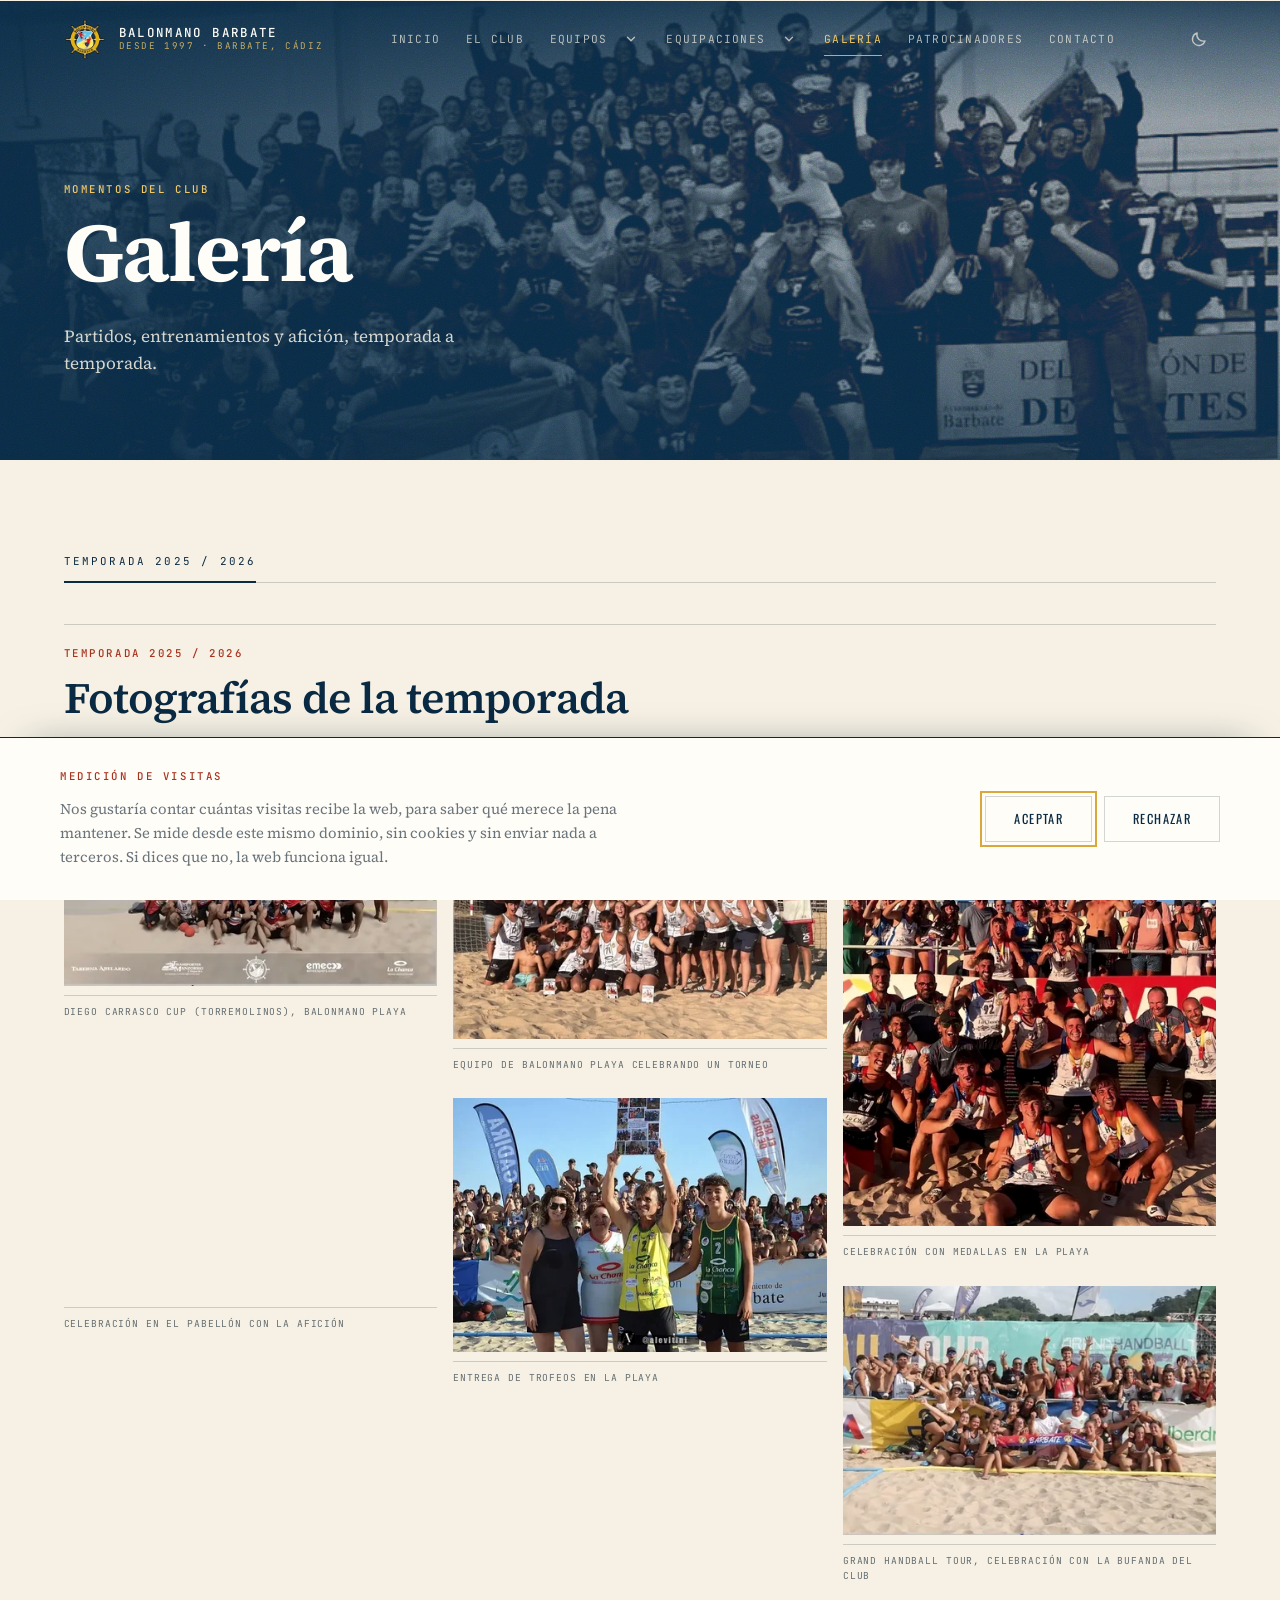
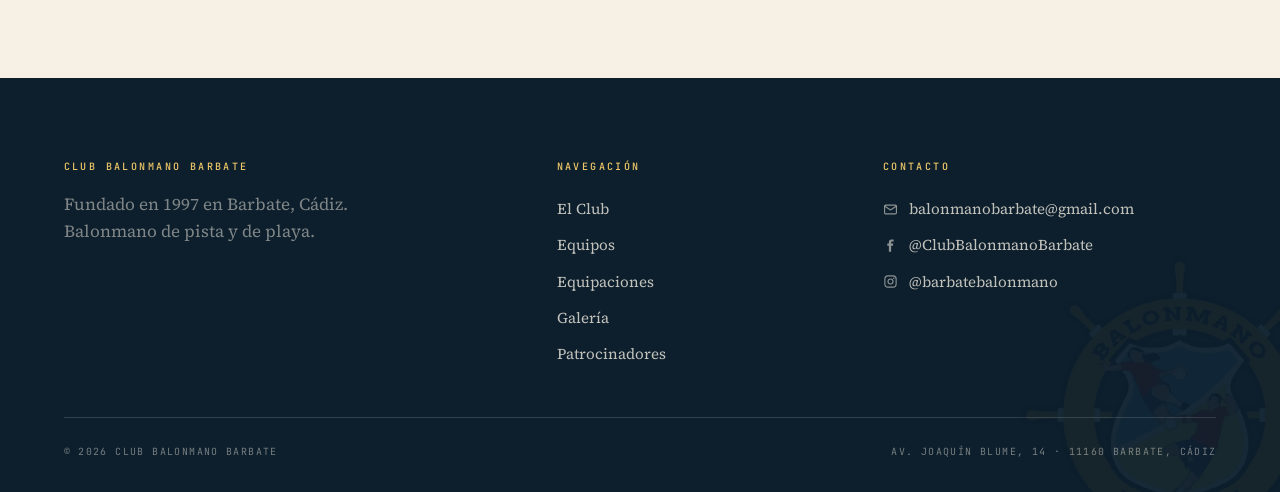
<file: galeria.html>
<!DOCTYPE html>
<!--
  Club Balonmano Barbate — web oficial
  Desarrollo, diseño y contenidos: Francisco Vidal Mateo (FranVi), 2026.
-->
<html lang="es">
<head>
<meta charset="UTF-8">
<meta name="viewport" content="width=device-width, initial-scale=1.0">
<title>Galería | Club Balonmano Barbate</title>
<meta name="description" content="Fotos de partidos, torneos y celebraciones del Club Balonmano Barbate en el pabellón y en la playa.">
<meta name="author" content="Francisco Vidal Mateo">
<meta name="robots" content="index, follow">
<meta name="theme-color" content="#F6F1E4" media="(prefers-color-scheme: light)">
<meta name="theme-color" content="#0B1922" media="(prefers-color-scheme: dark)">
<link rel="canonical" href="https://balonmanobarbate.vercel.app/galeria.html">
<link rel="icon" href="favicon.ico" sizes="32x32">
<link rel="icon" href="assets/img/escudo-club-balonmano-barbate-96.webp" type="image/webp" sizes="96x96">
<link rel="apple-touch-icon" href="assets/img/apple-touch-icon.png">
<link rel="manifest" href="site.webmanifest">
<meta property="og:type" content="website">
<meta property="og:locale" content="es_ES">
<meta property="og:site_name" content="Club Balonmano Barbate">
<meta property="og:title" content="Galería — Club Balonmano Barbate">
<meta property="og:description" content="Fotos de partidos, torneos y celebraciones del Club Balonmano Barbate en el pabellón y en la playa.">
<meta property="og:image" content="https://balonmanobarbate.vercel.app/assets/img/og-club-balonmano-barbate.jpg">
<meta property="og:image:type" content="image/jpeg">
<meta property="og:image:width" content="1200">
<meta property="og:image:height" content="630">
<meta property="og:image:alt" content="Afición y equipos del Club Balonmano Barbate celebrando en el Pabellón Municipal, con el escudo del club">
<meta property="og:url" content="https://balonmanobarbate.vercel.app/galeria.html">
<meta name="twitter:card" content="summary_large_image">
<meta name="twitter:title" content="Galería — Club Balonmano Barbate">
<meta name="twitter:description" content="Fotos de partidos, torneos y celebraciones del Club Balonmano Barbate en el pabellón y en la playa.">
<meta name="twitter:image" content="https://balonmanobarbate.vercel.app/assets/img/og-club-balonmano-barbate.jpg">
<meta name="twitter:image:alt" content="Afición y equipos del Club Balonmano Barbate celebrando en el Pabellón Municipal, con el escudo del club">
<script type="application/ld+json">
{
  "@context": "https://schema.org",
  "@graph": [
    {
      "@type": "SportsOrganization",
      "@id": "https://balonmanobarbate.vercel.app/#club",
      "name": "Club Balonmano Barbate",
      "alternateName": "BM Barbate",
      "sport": [
        "Balonmano",
        "Balonmano playa"
      ],
      "foundingDate": "1997",
      "url": "https://balonmanobarbate.vercel.app/",
      "logo": "https://balonmanobarbate.vercel.app/assets/img/escudo-club-balonmano-barbate.webp",
      "email": "balonmanobarbate@gmail.com",
      "areaServed": "Barbate, Cádiz",
      "address": {
        "@type": "PostalAddress",
        "streetAddress": "Av. Joaquín Blume, 14",
        "postalCode": "11160",
        "addressLocality": "Barbate",
        "addressRegion": "Cádiz",
        "addressCountry": "ES"
      },
      "location": {
        "@type": "SportsActivityLocation",
        "name": "Pabellón Municipal de Barbate",
        "address": {
          "@type": "PostalAddress",
          "streetAddress": "Av. Joaquín Blume, 14",
          "postalCode": "11160",
          "addressLocality": "Barbate",
          "addressRegion": "Cádiz",
          "addressCountry": "ES"
        }
      },
      "sameAs": [
        "https://www.instagram.com/barbatebalonmano",
        "https://www.facebook.com/ClubBalonmanoBarbate"
      ]
    },
    {
      "@type": "WebSite",
      "@id": "https://balonmanobarbate.vercel.app/#sitio",
      "url": "https://balonmanobarbate.vercel.app/",
      "name": "Club Balonmano Barbate",
      "inLanguage": "es-ES",
      "publisher": {
        "@id": "https://balonmanobarbate.vercel.app/#club"
      },
      "author": {
        "@id": "https://balonmanobarbate.vercel.app/#autor"
      },
      "creator": {
        "@id": "https://balonmanobarbate.vercel.app/#autor"
      }
    },
    {
      "@type": "Person",
      "@id": "https://balonmanobarbate.vercel.app/#autor",
      "name": "Francisco Vidal Mateo",
      "alternateName": "FranVi",
      "jobTitle": "Desarrollo y diseño del sitio",
      "affiliation": {
        "@id": "https://balonmanobarbate.vercel.app/#club"
      }
    },
    {
      "@type": "BreadcrumbList",
      "itemListElement": [
        {
          "@type": "ListItem",
          "position": 1,
          "name": "Inicio",
          "item": "https://balonmanobarbate.vercel.app/"
        },
        {
          "@type": "ListItem",
          "position": 2,
          "name": "Galería",
          "item": "https://balonmanobarbate.vercel.app/galeria.html"
        }
      ]
    }
  ]
}
</script>
<script src="assets/js/theme.js"></script>
<link rel="stylesheet" href="assets/css/fonts.css">
<link rel="stylesheet" href="assets/css/styles.css">
<script src="assets/js/main.js" defer></script>
<script src="assets/js/analitica.js" defer></script>
</head>
<body class="con-portada">

<a class="skip-link" href="#main">Saltar al contenido</a>

<header class="site-header">
  <div class="container">
    <a class="brand" href="index.html">
      <img src="assets/img/escudo-club-balonmano-barbate-96.webp" width="96" height="96" alt="Escudo Club Balonmano Barbate">
      <div class="brand-text">
        <div class="name">Balonmano Barbate</div>
        <div class="since">DESDE 1997 · BARBATE, CÁDIZ</div>
      </div>
    </a>
    <nav class="main-nav" aria-label="Navegación principal">
      <a href="index.html">Inicio</a>
      <a href="club.html">El Club</a>
      <div class="nav-grupo">
        <a href="equipos.html">Equipos</a>
        <button class="nav-mas" type="button" aria-expanded="false" aria-controls="sub-equipos" aria-label="Abrir el submenú de equipos"><svg viewBox="0 0 24 24" fill="none" stroke="currentColor" stroke-width="2.4" stroke-linecap="round" stroke-linejoin="round" aria-hidden="true"><path d="M6 9l6 6 6-6"></path></svg></button>
        <div class="nav-sub" id="sub-equipos" hidden>
          <a href="equipos.html">Todo</a>
          <a href="equipos.html#pista">Pista</a>
          <a href="equipos.html#playa">Playa</a>
        </div>
      </div>
      <div class="nav-grupo">
        <a href="equipaciones.html">Equipaciones</a>
        <button class="nav-mas" type="button" aria-expanded="false" aria-controls="sub-equipaciones" aria-label="Abrir el submenú de equipaciones"><svg viewBox="0 0 24 24" fill="none" stroke="currentColor" stroke-width="2.4" stroke-linecap="round" stroke-linejoin="round" aria-hidden="true"><path d="M6 9l6 6 6-6"></path></svg></button>
        <div class="nav-sub" id="sub-equipaciones" hidden>
          <a href="equipaciones.html">Todo</a>
          <a href="equipaciones.html#pista">Pista</a>
          <a href="equipaciones.html#playa">Playa</a>
        </div>
      </div>
      <a href="galeria.html" class="active" aria-current="page">Galería</a>
      <a href="patrocinadores.html">Patrocinadores</a>
      <a href="contacto.html">Contacto</a>
    </nav>
    <div class="header-actions">
      <button class="theme-toggle" type="button" aria-label="Cambiar a tema oscuro" aria-pressed="false">
        <svg class="ico-luna" viewBox="0 0 24 24" fill="none" stroke="currentColor" stroke-width="1.8" stroke-linecap="round" stroke-linejoin="round" aria-hidden="true"><path d="M20 14.5A8.5 8.5 0 0 1 9.5 4a8.5 8.5 0 1 0 10.5 10.5z"></path></svg>
        <svg class="ico-sol" viewBox="0 0 24 24" fill="none" stroke="currentColor" stroke-width="1.8" stroke-linecap="round" aria-hidden="true"><circle cx="12" cy="12" r="4.2"></circle><path d="M12 2v2.4M12 19.6V22M4.2 4.2l1.7 1.7M18.1 18.1l1.7 1.7M2 12h2.4M19.6 12H22M4.2 19.8l1.7-1.7M18.1 5.9l1.7-1.7"></path></svg>
      </button>
      <button class="nav-toggle" aria-label="Abrir menú" aria-expanded="false"><span aria-hidden="true">☰</span></button>
    </div>
  </div>
</header>

<main id="main">

<section class="banda banda-foto banda-rotulo">
  <div class="banda-media">
    <picture>
      <source srcset="assets/img/celebracion-en-el-pabellon-con-la-aficion.webp" type="image/webp">
      <img src="assets/img/celebracion-en-el-pabellon-con-la-aficion.jpg" width="900" height="608" alt="Celebración en el pabellón con la afición" fetchpriority="high" decoding="async">
    </picture>
  </div>
  <div class="container">
    <p class="eyebrow">Momentos del club</p>
    <h1>Galería</h1>
    <p class="lead">Partidos, entrenamientos y afición, temporada a temporada.</p>
  </div>
</section>

<section class="banda banda-arena">
  <div class="container">
    <div class="season-tabs">
      <button class="active" data-target="25-26">Temporada 2025 / 2026</button>
    </div>

    <div class="season-panel" data-season="25-26">
      <div class="section-head">
        <p class="eyebrow">Temporada 2025 / 2026</p>
        <h2>Fotografías de la temporada</h2>
      </div>
      <div class="galeria">
        <figure class="card" data-visor="assets/img/diego-carrasco-cup-torremolinos-balonmano-playa.webp" data-visor-jpg="assets/img/diego-carrasco-cup-torremolinos-balonmano-playa.jpg"><picture><source type="image/webp" sizes="(max-width:560px) 92vw, (max-width:860px) 46vw, 30vw" srcset="assets/img/diego-carrasco-cup-torremolinos-balonmano-playa-450.webp 450w, assets/img/diego-carrasco-cup-torremolinos-balonmano-playa.webp 900w"><img src="assets/img/diego-carrasco-cup-torremolinos-balonmano-playa.jpg" sizes="(max-width:560px) 92vw, (max-width:860px) 46vw, 30vw" srcset="assets/img/diego-carrasco-cup-torremolinos-balonmano-playa-450.jpg 450w, assets/img/diego-carrasco-cup-torremolinos-balonmano-playa.jpg 900w" width="900" height="534" alt="Diego Carrasco Cup (Torremolinos), balonmano playa" loading="lazy" decoding="async"></picture><figcaption>Diego Carrasco Cup (Torremolinos), balonmano playa</figcaption></figure>
        <figure class="card" data-visor="assets/img/celebracion-en-el-pabellon-con-la-aficion.webp" data-visor-jpg="assets/img/celebracion-en-el-pabellon-con-la-aficion.jpg"><picture><source type="image/webp" sizes="(max-width:560px) 92vw, (max-width:860px) 46vw, 30vw" srcset="assets/img/celebracion-en-el-pabellon-con-la-aficion-450.webp 450w, assets/img/celebracion-en-el-pabellon-con-la-aficion.webp 900w"><img src="assets/img/celebracion-en-el-pabellon-con-la-aficion.jpg" sizes="(max-width:560px) 92vw, (max-width:860px) 46vw, 30vw" srcset="assets/img/celebracion-en-el-pabellon-con-la-aficion-450.jpg 450w, assets/img/celebracion-en-el-pabellon-con-la-aficion.jpg 900w" width="900" height="608" alt="Celebración en el pabellón con la afición" loading="lazy" decoding="async"></picture><figcaption>Celebración en el pabellón con la afición</figcaption></figure>
        <figure class="card" data-visor="assets/img/equipo-de-balonmano-playa-celebrando-un-torneo.webp" data-visor-jpg="assets/img/equipo-de-balonmano-playa-celebrando-un-torneo.jpg"><picture><source type="image/webp" sizes="(max-width:560px) 92vw, (max-width:860px) 46vw, 30vw" srcset="assets/img/equipo-de-balonmano-playa-celebrando-un-torneo-450.webp 450w, assets/img/equipo-de-balonmano-playa-celebrando-un-torneo.webp 900w"><img src="assets/img/equipo-de-balonmano-playa-celebrando-un-torneo.jpg" sizes="(max-width:560px) 92vw, (max-width:860px) 46vw, 30vw" srcset="assets/img/equipo-de-balonmano-playa-celebrando-un-torneo-450.jpg 450w, assets/img/equipo-de-balonmano-playa-celebrando-un-torneo.jpg 900w" width="900" height="660" alt="Equipo de balonmano playa celebrando un torneo" loading="lazy" decoding="async"></picture><figcaption>Equipo de balonmano playa celebrando un torneo</figcaption></figure>
        <figure class="card" data-visor="assets/img/entrega-de-trofeos-en-la-playa.webp" data-visor-jpg="assets/img/entrega-de-trofeos-en-la-playa.jpg"><picture><source type="image/webp" sizes="(max-width:560px) 92vw, (max-width:860px) 46vw, 30vw" srcset="assets/img/entrega-de-trofeos-en-la-playa-450.webp 450w, assets/img/entrega-de-trofeos-en-la-playa.webp 900w"><img src="assets/img/entrega-de-trofeos-en-la-playa.jpg" sizes="(max-width:560px) 92vw, (max-width:860px) 46vw, 30vw" srcset="assets/img/entrega-de-trofeos-en-la-playa-450.jpg 450w, assets/img/entrega-de-trofeos-en-la-playa.jpg 900w" width="900" height="612" alt="Entrega de trofeos en la playa" loading="lazy" decoding="async"></picture><figcaption>Entrega de trofeos en la playa</figcaption></figure>
        <figure class="card" data-visor="assets/img/celebracion-con-medallas-en-la-playa.webp" data-visor-jpg="assets/img/celebracion-con-medallas-en-la-playa.jpg"><picture><source type="image/webp" sizes="(max-width:560px) 92vw, (max-width:860px) 46vw, 30vw" srcset="assets/img/celebracion-con-medallas-en-la-playa-450.webp 450w, assets/img/celebracion-con-medallas-en-la-playa.webp 900w"><img src="assets/img/celebracion-con-medallas-en-la-playa.jpg" sizes="(max-width:560px) 92vw, (max-width:860px) 46vw, 30vw" srcset="assets/img/celebracion-con-medallas-en-la-playa-450.jpg 450w, assets/img/celebracion-con-medallas-en-la-playa.jpg 900w" width="900" height="1111" alt="Celebración con medallas en la playa" loading="lazy" decoding="async"></picture><figcaption>Celebración con medallas en la playa</figcaption></figure>
        <figure class="card" data-visor="assets/img/grand-handball-tour-celebracion-con-la-bufanda-del-club.webp" data-visor-jpg="assets/img/grand-handball-tour-celebracion-con-la-bufanda-del-club.jpg"><picture><source type="image/webp" sizes="(max-width:560px) 92vw, (max-width:860px) 46vw, 30vw" srcset="assets/img/grand-handball-tour-celebracion-con-la-bufanda-del-club-450.webp 450w, assets/img/grand-handball-tour-celebracion-con-la-bufanda-del-club.webp 900w"><img src="assets/img/grand-handball-tour-celebracion-con-la-bufanda-del-club.jpg" sizes="(max-width:560px) 92vw, (max-width:860px) 46vw, 30vw" srcset="assets/img/grand-handball-tour-celebracion-con-la-bufanda-del-club-450.jpg 450w, assets/img/grand-handball-tour-celebracion-con-la-bufanda-del-club.jpg 900w" width="900" height="599" alt="Grand Handball Tour, celebración con la bufanda del club" loading="lazy" decoding="async"></picture><figcaption>Grand Handball Tour, celebración con la bufanda del club</figcaption></figure>
      </div>
    </div>
  </div>
</section>

</main>

<footer class="site-footer">
  <div class="container">
    <div class="footer-grid">
      <div>
        <h2>Club Balonmano Barbate</h2>
        <p style="opacity:.8; max-width:320px;">Fundado en 1997 en Barbate, Cádiz. Balonmano de pista y de playa.</p>
      </div>
      <div>
        <h2>Navegación</h2>
        <nav aria-label="Enlaces del pie">
        <a href="club.html">El Club</a>
        <a href="equipos.html">Equipos</a>
        <a href="equipaciones.html">Equipaciones</a>
        <a href="galeria.html">Galería</a>
        <a href="patrocinadores.html">Patrocinadores</a>
        </nav>
      </div>
      <div>
        <h2>Contacto</h2>
        <a href="mailto:balonmanobarbate@gmail.com"><svg class="ico" viewBox="0 0 24 24" fill="none" stroke="currentColor" stroke-width="1.8" stroke-linecap="round" stroke-linejoin="round" aria-hidden="true"><rect x="2.5" y="5" width="19" height="14" rx="2"></rect><path d="M3 6.7l9 6 9-6"></path></svg>balonmanobarbate@gmail.com</a>
        <a href="https://www.facebook.com/ClubBalonmanoBarbate" target="_blank" rel="noopener noreferrer"><svg class="ico" viewBox="0 0 24 24" fill="currentColor" aria-hidden="true"><path d="M17 2.2h-3.4c-2.7 0-4.2 1.6-4.2 4.3v2.4H6.9v3.5h2.5v9.4h3.6v-9.4h2.9l.5-3.5h-3.4V6.9c0-.9.3-1.3 1.3-1.3H17V2.2z"></path></svg>@ClubBalonmanoBarbate</a>
        <a href="https://www.instagram.com/barbatebalonmano" target="_blank" rel="noopener noreferrer"><svg class="ico" viewBox="0 0 24 24" fill="none" stroke="currentColor" stroke-width="1.8" aria-hidden="true"><rect x="3" y="3" width="18" height="18" rx="5"></rect><circle cx="12" cy="12" r="4"></circle><circle cx="17.3" cy="6.7" r="1.25" fill="currentColor" stroke="none"></circle></svg>@barbatebalonmano</a>
      </div>
    </div>
    <div class="footer-bottom">
      <span>© 2026 Club Balonmano Barbate</span>
      <span>Av. Joaquín Blume, 14 · 11160 Barbate, Cádiz</span>
    </div>
  </div>
</footer>

</body>
</html>
</file>
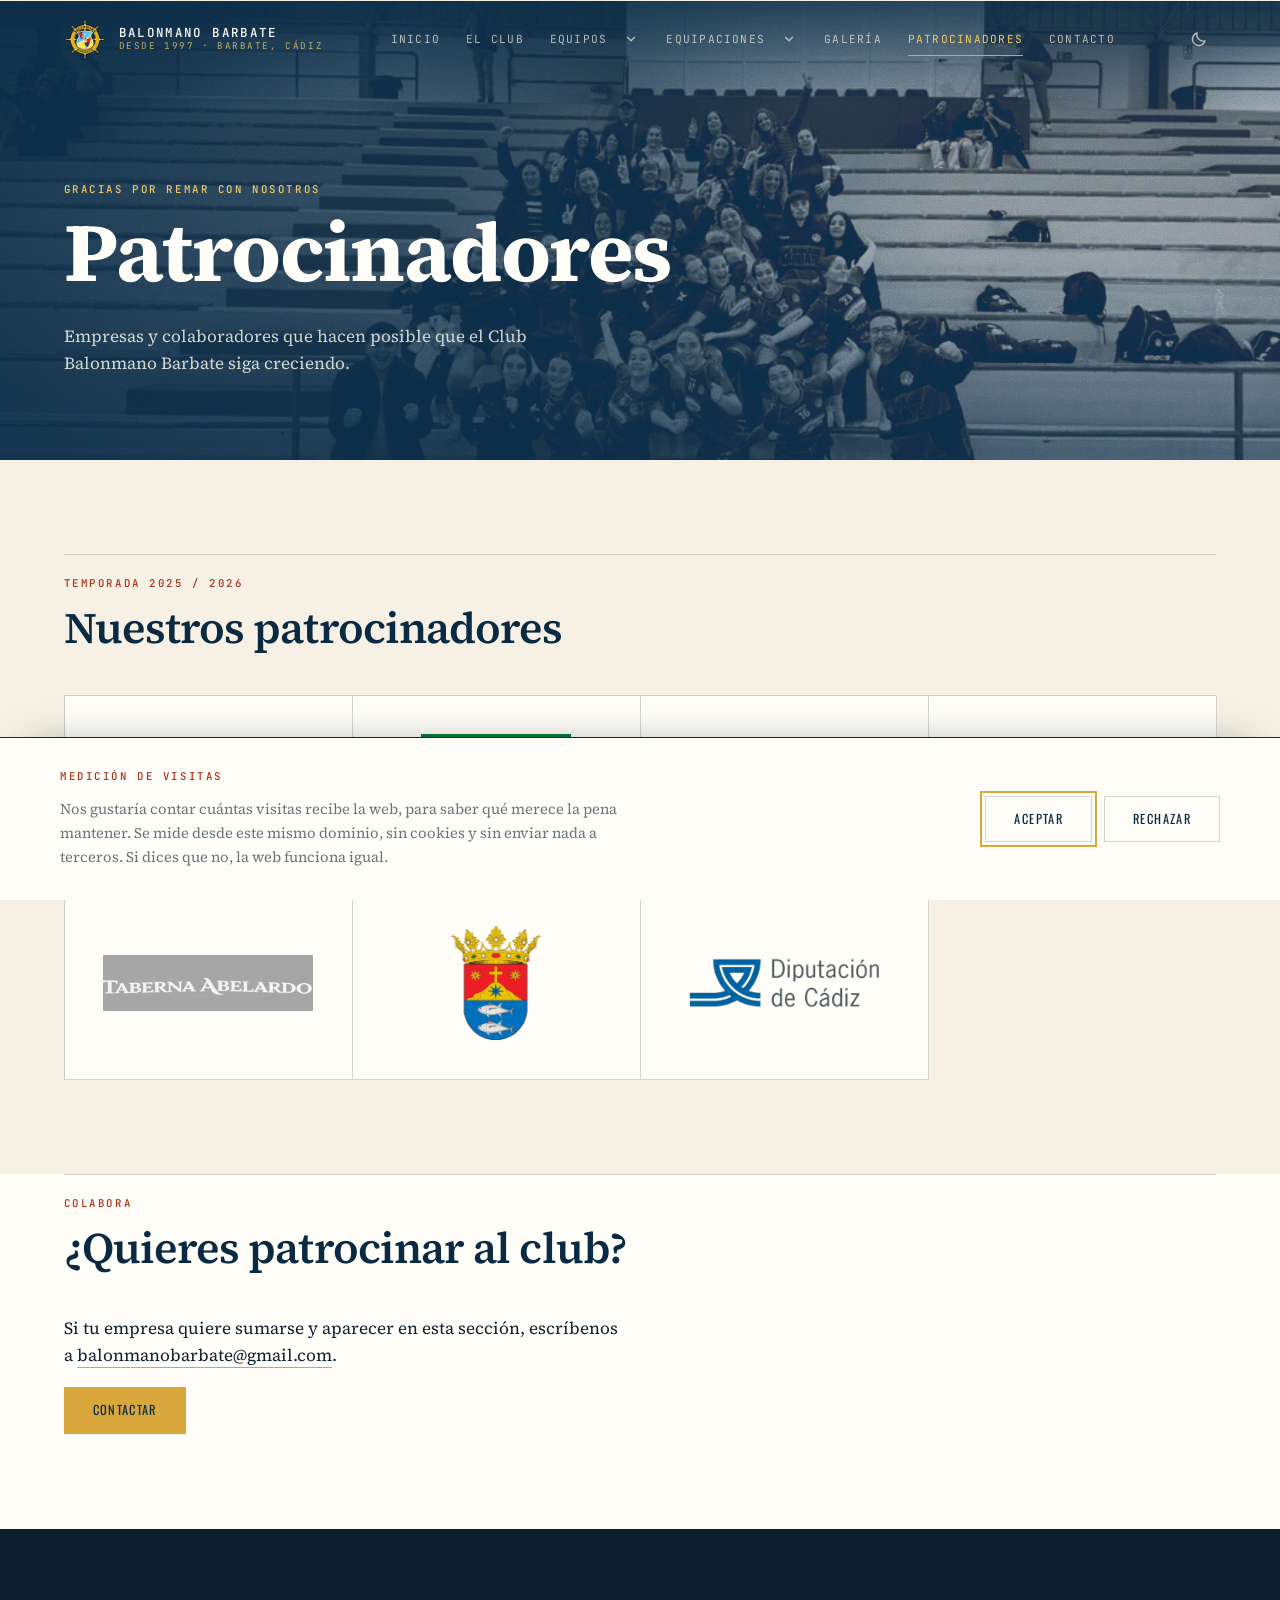
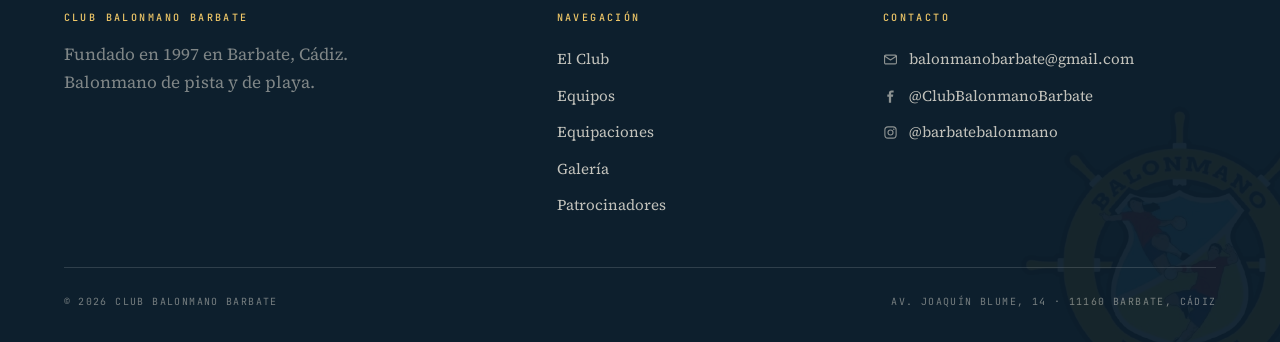
<file: patrocinadores.html>
<!DOCTYPE html>
<!--
  Club Balonmano Barbate — web oficial
  Desarrollo, diseño y contenidos: Francisco Vidal Mateo (FranVi), 2026.
-->
<html lang="es">
<head>
<meta charset="UTF-8">
<meta name="viewport" content="width=device-width, initial-scale=1.0">
<title>Patrocinadores | Club Balonmano Barbate</title>
<meta name="description" content="Empresas e instituciones que patrocinan al Club Balonmano Barbate: Finance La Janda, La Chanca, Emec, Transportes Manzorro e Hijos, Taberna Abelardo, el Ayuntamiento de Barbate y la Diputación de Cádiz.">
<meta name="author" content="Francisco Vidal Mateo">
<meta name="robots" content="index, follow">
<meta name="theme-color" content="#F6F1E4" media="(prefers-color-scheme: light)">
<meta name="theme-color" content="#0B1922" media="(prefers-color-scheme: dark)">
<link rel="canonical" href="https://balonmanobarbate.vercel.app/patrocinadores.html">
<link rel="icon" href="favicon.ico" sizes="32x32">
<link rel="icon" href="assets/img/escudo-club-balonmano-barbate-96.webp" type="image/webp" sizes="96x96">
<link rel="apple-touch-icon" href="assets/img/apple-touch-icon.png">
<link rel="manifest" href="site.webmanifest">
<meta property="og:type" content="website">
<meta property="og:locale" content="es_ES">
<meta property="og:site_name" content="Club Balonmano Barbate">
<meta property="og:title" content="Patrocinadores — Club Balonmano Barbate">
<meta property="og:description" content="Empresas e instituciones que patrocinan al Club Balonmano Barbate: Finance La Janda, La Chanca, Emec, Transportes Manzorro e Hijos, Taberna Abelardo, el Ayuntamiento de Barbate y la Diputación de Cádiz.">
<meta property="og:image" content="https://balonmanobarbate.vercel.app/assets/img/og-club-balonmano-barbate.jpg">
<meta property="og:image:type" content="image/jpeg">
<meta property="og:image:width" content="1200">
<meta property="og:image:height" content="630">
<meta property="og:image:alt" content="Afición y equipos del Club Balonmano Barbate celebrando en el Pabellón Municipal, con el escudo del club">
<meta property="og:url" content="https://balonmanobarbate.vercel.app/patrocinadores.html">
<meta name="twitter:card" content="summary_large_image">
<meta name="twitter:title" content="Patrocinadores — Club Balonmano Barbate">
<meta name="twitter:description" content="Empresas e instituciones que patrocinan al Club Balonmano Barbate: Finance La Janda, La Chanca, Emec, Transportes Manzorro e Hijos, Taberna Abelardo, el Ayuntamiento de Barbate y la Diputación de Cádiz.">
<meta name="twitter:image" content="https://balonmanobarbate.vercel.app/assets/img/og-club-balonmano-barbate.jpg">
<meta name="twitter:image:alt" content="Afición y equipos del Club Balonmano Barbate celebrando en el Pabellón Municipal, con el escudo del club">
<script type="application/ld+json">
{
  "@context": "https://schema.org",
  "@graph": [
    {
      "@type": "SportsOrganization",
      "@id": "https://balonmanobarbate.vercel.app/#club",
      "name": "Club Balonmano Barbate",
      "alternateName": "BM Barbate",
      "sport": [
        "Balonmano",
        "Balonmano playa"
      ],
      "foundingDate": "1997",
      "url": "https://balonmanobarbate.vercel.app/",
      "logo": "https://balonmanobarbate.vercel.app/assets/img/escudo-club-balonmano-barbate.webp",
      "email": "balonmanobarbate@gmail.com",
      "areaServed": "Barbate, Cádiz",
      "address": {
        "@type": "PostalAddress",
        "streetAddress": "Av. Joaquín Blume, 14",
        "postalCode": "11160",
        "addressLocality": "Barbate",
        "addressRegion": "Cádiz",
        "addressCountry": "ES"
      },
      "location": {
        "@type": "SportsActivityLocation",
        "name": "Pabellón Municipal de Barbate",
        "address": {
          "@type": "PostalAddress",
          "streetAddress": "Av. Joaquín Blume, 14",
          "postalCode": "11160",
          "addressLocality": "Barbate",
          "addressRegion": "Cádiz",
          "addressCountry": "ES"
        }
      },
      "sameAs": [
        "https://www.instagram.com/barbatebalonmano",
        "https://www.facebook.com/ClubBalonmanoBarbate"
      ]
    },
    {
      "@type": "WebSite",
      "@id": "https://balonmanobarbate.vercel.app/#sitio",
      "url": "https://balonmanobarbate.vercel.app/",
      "name": "Club Balonmano Barbate",
      "inLanguage": "es-ES",
      "publisher": {
        "@id": "https://balonmanobarbate.vercel.app/#club"
      },
      "author": {
        "@id": "https://balonmanobarbate.vercel.app/#autor"
      },
      "creator": {
        "@id": "https://balonmanobarbate.vercel.app/#autor"
      }
    },
    {
      "@type": "Person",
      "@id": "https://balonmanobarbate.vercel.app/#autor",
      "name": "Francisco Vidal Mateo",
      "alternateName": "FranVi",
      "jobTitle": "Desarrollo y diseño del sitio",
      "affiliation": {
        "@id": "https://balonmanobarbate.vercel.app/#club"
      }
    },
    {
      "@type": "BreadcrumbList",
      "itemListElement": [
        {
          "@type": "ListItem",
          "position": 1,
          "name": "Inicio",
          "item": "https://balonmanobarbate.vercel.app/"
        },
        {
          "@type": "ListItem",
          "position": 2,
          "name": "Patrocinadores",
          "item": "https://balonmanobarbate.vercel.app/patrocinadores.html"
        }
      ]
    }
  ]
}
</script>
<script src="assets/js/theme.js"></script>
<link rel="stylesheet" href="assets/css/fonts.css">
<link rel="stylesheet" href="assets/css/styles.css">
<script src="assets/js/main.js" defer></script>
<script src="assets/js/analitica.js" defer></script>
</head>
<body class="con-portada">

<a class="skip-link" href="#main">Saltar al contenido</a>

<header class="site-header">
  <div class="container">
    <a class="brand" href="index.html">
      <img src="assets/img/escudo-club-balonmano-barbate-96.webp" width="96" height="96" alt="Escudo Club Balonmano Barbate">
      <div class="brand-text">
        <div class="name">Balonmano Barbate</div>
        <div class="since">DESDE 1997 · BARBATE, CÁDIZ</div>
      </div>
    </a>
    <nav class="main-nav" aria-label="Navegación principal">
      <a href="index.html">Inicio</a>
      <a href="club.html">El Club</a>
      <div class="nav-grupo">
        <a href="equipos.html">Equipos</a>
        <button class="nav-mas" type="button" aria-expanded="false" aria-controls="sub-equipos" aria-label="Abrir el submenú de equipos"><svg viewBox="0 0 24 24" fill="none" stroke="currentColor" stroke-width="2.4" stroke-linecap="round" stroke-linejoin="round" aria-hidden="true"><path d="M6 9l6 6 6-6"></path></svg></button>
        <div class="nav-sub" id="sub-equipos" hidden>
          <a href="equipos.html">Todo</a>
          <a href="equipos.html#pista">Pista</a>
          <a href="equipos.html#playa">Playa</a>
        </div>
      </div>
      <div class="nav-grupo">
        <a href="equipaciones.html">Equipaciones</a>
        <button class="nav-mas" type="button" aria-expanded="false" aria-controls="sub-equipaciones" aria-label="Abrir el submenú de equipaciones"><svg viewBox="0 0 24 24" fill="none" stroke="currentColor" stroke-width="2.4" stroke-linecap="round" stroke-linejoin="round" aria-hidden="true"><path d="M6 9l6 6 6-6"></path></svg></button>
        <div class="nav-sub" id="sub-equipaciones" hidden>
          <a href="equipaciones.html">Todo</a>
          <a href="equipaciones.html#pista">Pista</a>
          <a href="equipaciones.html#playa">Playa</a>
        </div>
      </div>
      <a href="galeria.html">Galería</a>
      <a href="patrocinadores.html" class="active" aria-current="page">Patrocinadores</a>
      <a href="contacto.html">Contacto</a>
    </nav>
    <div class="header-actions">
      <button class="theme-toggle" type="button" aria-label="Cambiar a tema oscuro" aria-pressed="false">
        <svg class="ico-luna" viewBox="0 0 24 24" fill="none" stroke="currentColor" stroke-width="1.8" stroke-linecap="round" stroke-linejoin="round" aria-hidden="true"><path d="M20 14.5A8.5 8.5 0 0 1 9.5 4a8.5 8.5 0 1 0 10.5 10.5z"></path></svg>
        <svg class="ico-sol" viewBox="0 0 24 24" fill="none" stroke="currentColor" stroke-width="1.8" stroke-linecap="round" aria-hidden="true"><circle cx="12" cy="12" r="4.2"></circle><path d="M12 2v2.4M12 19.6V22M4.2 4.2l1.7 1.7M18.1 18.1l1.7 1.7M2 12h2.4M19.6 12H22M4.2 19.8l1.7-1.7M18.1 5.9l1.7-1.7"></path></svg>
      </button>
      <button class="nav-toggle" aria-label="Abrir menú" aria-expanded="false"><span aria-hidden="true">☰</span></button>
    </div>
  </div>
</header>

<main id="main">

<section class="banda banda-foto banda-rotulo">
  <div class="banda-media">
    <picture>
      <source srcset="assets/img/equipos-femeninos-y-familias-en-la-grada.webp" type="image/webp">
      <img src="assets/img/equipos-femeninos-y-familias-en-la-grada.jpg" width="900" height="675" alt="Equipos femeninos del club y sus familias en la grada" fetchpriority="high" decoding="async">
    </picture>
  </div>
  <div class="container">
    <p class="eyebrow">Gracias por remar con nosotros</p>
    <h1>Patrocinadores</h1>
    <p class="lead">Empresas y colaboradores que hacen posible que el Club Balonmano Barbate siga creciendo.</p>
  </div>
</section>

<section class="banda banda-arena">
  <div class="container">

    <div class="section-head">
      <p class="eyebrow">Temporada 2025 / 2026</p>
      <h2>Nuestros patrocinadores</h2>
    </div>
    <div class="muro-logos">
      <div><img src="assets/img/finance-la-janda.webp" width="500" height="140" alt="Finance La Janda" loading="lazy" decoding="async"></div>
      <div><img src="assets/img/la-chanca.webp" width="400" height="304" alt="La Chanca" loading="lazy" decoding="async"></div>
      <div><img src="assets/img/emec.webp" width="450" height="168" alt="Emec" loading="lazy" decoding="async"></div>
      <div><img src="assets/img/transportes-manzorro-e-hijos.webp" width="353" height="116" alt="Transportes Manzorro e Hijos" loading="lazy" decoding="async"></div>
      <div><img src="assets/img/taberna-abelardo.webp" width="313" height="84" alt="Taberna Abelardo" loading="lazy" decoding="async"></div>
      <div><img src="assets/img/ayuntamiento-de-barbate.webp" width="400" height="507" alt="Ayuntamiento de Barbate" loading="lazy" decoding="async"></div>
      <div><img src="assets/img/diputacion-de-cadiz.webp" width="500" height="196" alt="Diputación de Cádiz" loading="lazy" decoding="async"></div>
    </div>
  </div>
</section>

<section class="banda banda-arena banda-clara">
  <div class="container">
    <div class="section-head">
      <p class="eyebrow">Colabora</p>
      <h2>¿Quieres patrocinar al club?</h2>
    </div>
    <p style="max-width:560px">Si tu empresa quiere sumarse y aparecer en esta sección, escríbenos a <a href="mailto:balonmanobarbate@gmail.com" style="border-bottom:1px solid var(--gold);">balonmanobarbate@gmail.com</a>.</p>
    <a href="contacto.html" class="btn btn-solid">Contactar</a>
  </div>
</section>


</main>

<footer class="site-footer">
  <div class="container">
    <div class="footer-grid">
      <div>
        <h2>Club Balonmano Barbate</h2>
        <p style="opacity:.8; max-width:320px;">Fundado en 1997 en Barbate, Cádiz. Balonmano de pista y de playa.</p>
      </div>
      <div>
        <h2>Navegación</h2>
        <nav aria-label="Enlaces del pie">
        <a href="club.html">El Club</a>
        <a href="equipos.html">Equipos</a>
        <a href="equipaciones.html">Equipaciones</a>
        <a href="galeria.html">Galería</a>
        <a href="patrocinadores.html">Patrocinadores</a>
        </nav>
      </div>
      <div>
        <h2>Contacto</h2>
        <a href="mailto:balonmanobarbate@gmail.com"><svg class="ico" viewBox="0 0 24 24" fill="none" stroke="currentColor" stroke-width="1.8" stroke-linecap="round" stroke-linejoin="round" aria-hidden="true"><rect x="2.5" y="5" width="19" height="14" rx="2"></rect><path d="M3 6.7l9 6 9-6"></path></svg>balonmanobarbate@gmail.com</a>
        <a href="https://www.facebook.com/ClubBalonmanoBarbate" target="_blank" rel="noopener noreferrer"><svg class="ico" viewBox="0 0 24 24" fill="currentColor" aria-hidden="true"><path d="M17 2.2h-3.4c-2.7 0-4.2 1.6-4.2 4.3v2.4H6.9v3.5h2.5v9.4h3.6v-9.4h2.9l.5-3.5h-3.4V6.9c0-.9.3-1.3 1.3-1.3H17V2.2z"></path></svg>@ClubBalonmanoBarbate</a>
        <a href="https://www.instagram.com/barbatebalonmano" target="_blank" rel="noopener noreferrer"><svg class="ico" viewBox="0 0 24 24" fill="none" stroke="currentColor" stroke-width="1.8" aria-hidden="true"><rect x="3" y="3" width="18" height="18" rx="5"></rect><circle cx="12" cy="12" r="4"></circle><circle cx="17.3" cy="6.7" r="1.25" fill="currentColor" stroke="none"></circle></svg>@barbatebalonmano</a>
      </div>
    </div>
    <div class="footer-bottom">
      <span>© 2026 Club Balonmano Barbate</span>
      <span>Av. Joaquín Blume, 14 · 11160 Barbate, Cádiz</span>
    </div>
  </div>
</footer>

</body>
</html>
</file>
<file: assets/css/fonts.css>
/* Club Balonmano Barbate — Francisco Vidal Mateo (FranVi)
   Fuentes autoalojadas (SIL Open Font License).
   Se sirven desde el propio dominio para no enviar la IP de
   los visitantes a Google en cada carga de página (RGPD). */

@font-face {
  font-family: 'JetBrains Mono';
  font-style: normal;
  font-weight: 400;
  font-display: swap;
  src: url(../fonts/jetbrains-mono-normal-latin-ext.woff2) format('woff2');
  unicode-range: U+0100-02BA, U+02BD-02C5, U+02C7-02CC, U+02CE-02D7, U+02DD-02FF, U+0304, U+0308, U+0329, U+1D00-1DBF, U+1E00-1E9F, U+1EF2-1EFF, U+2020, U+20A0-20AB, U+20AD-20C0, U+2113, U+2C60-2C7F, U+A720-A7FF;
}

@font-face {
  font-family: 'JetBrains Mono';
  font-style: normal;
  font-weight: 400;
  font-display: swap;
  src: url(../fonts/jetbrains-mono-normal-latin.woff2) format('woff2');
  unicode-range: U+0000-00FF, U+0131, U+0152-0153, U+02BB-02BC, U+02C6, U+02DA, U+02DC, U+0304, U+0308, U+0329, U+2000-206F, U+20AC, U+2122, U+2191, U+2193, U+2212, U+2215, U+FEFF, U+FFFD;
}

@font-face {
  font-family: 'JetBrains Mono';
  font-style: normal;
  font-weight: 500;
  font-display: swap;
  src: url(../fonts/jetbrains-mono-normal-latin-ext.woff2) format('woff2');
  unicode-range: U+0100-02BA, U+02BD-02C5, U+02C7-02CC, U+02CE-02D7, U+02DD-02FF, U+0304, U+0308, U+0329, U+1D00-1DBF, U+1E00-1E9F, U+1EF2-1EFF, U+2020, U+20A0-20AB, U+20AD-20C0, U+2113, U+2C60-2C7F, U+A720-A7FF;
}

@font-face {
  font-family: 'JetBrains Mono';
  font-style: normal;
  font-weight: 500;
  font-display: swap;
  src: url(../fonts/jetbrains-mono-normal-latin.woff2) format('woff2');
  unicode-range: U+0000-00FF, U+0131, U+0152-0153, U+02BB-02BC, U+02C6, U+02DA, U+02DC, U+0304, U+0308, U+0329, U+2000-206F, U+20AC, U+2122, U+2191, U+2193, U+2212, U+2215, U+FEFF, U+FFFD;
}

@font-face {
  font-family: 'Oswald';
  font-style: normal;
  font-weight: 400;
  font-display: swap;
  src: url(../fonts/oswald-normal-latin-ext.woff2) format('woff2');
  unicode-range: U+0100-02BA, U+02BD-02C5, U+02C7-02CC, U+02CE-02D7, U+02DD-02FF, U+0304, U+0308, U+0329, U+1D00-1DBF, U+1E00-1E9F, U+1EF2-1EFF, U+2020, U+20A0-20AB, U+20AD-20C0, U+2113, U+2C60-2C7F, U+A720-A7FF;
}

@font-face {
  font-family: 'Oswald';
  font-style: normal;
  font-weight: 400;
  font-display: swap;
  src: url(../fonts/oswald-normal-latin.woff2) format('woff2');
  unicode-range: U+0000-00FF, U+0131, U+0152-0153, U+02BB-02BC, U+02C6, U+02DA, U+02DC, U+0304, U+0308, U+0329, U+2000-206F, U+20AC, U+2122, U+2191, U+2193, U+2212, U+2215, U+FEFF, U+FFFD;
}

@font-face {
  font-family: 'Oswald';
  font-style: normal;
  font-weight: 500;
  font-display: swap;
  src: url(../fonts/oswald-normal-latin-ext.woff2) format('woff2');
  unicode-range: U+0100-02BA, U+02BD-02C5, U+02C7-02CC, U+02CE-02D7, U+02DD-02FF, U+0304, U+0308, U+0329, U+1D00-1DBF, U+1E00-1E9F, U+1EF2-1EFF, U+2020, U+20A0-20AB, U+20AD-20C0, U+2113, U+2C60-2C7F, U+A720-A7FF;
}

@font-face {
  font-family: 'Oswald';
  font-style: normal;
  font-weight: 500;
  font-display: swap;
  src: url(../fonts/oswald-normal-latin.woff2) format('woff2');
  unicode-range: U+0000-00FF, U+0131, U+0152-0153, U+02BB-02BC, U+02C6, U+02DA, U+02DC, U+0304, U+0308, U+0329, U+2000-206F, U+20AC, U+2122, U+2191, U+2193, U+2212, U+2215, U+FEFF, U+FFFD;
}

@font-face {
  font-family: 'Oswald';
  font-style: normal;
  font-weight: 600;
  font-display: swap;
  src: url(../fonts/oswald-normal-latin-ext.woff2) format('woff2');
  unicode-range: U+0100-02BA, U+02BD-02C5, U+02C7-02CC, U+02CE-02D7, U+02DD-02FF, U+0304, U+0308, U+0329, U+1D00-1DBF, U+1E00-1E9F, U+1EF2-1EFF, U+2020, U+20A0-20AB, U+20AD-20C0, U+2113, U+2C60-2C7F, U+A720-A7FF;
}

@font-face {
  font-family: 'Oswald';
  font-style: normal;
  font-weight: 600;
  font-display: swap;
  src: url(../fonts/oswald-normal-latin.woff2) format('woff2');
  unicode-range: U+0000-00FF, U+0131, U+0152-0153, U+02BB-02BC, U+02C6, U+02DA, U+02DC, U+0304, U+0308, U+0329, U+2000-206F, U+20AC, U+2122, U+2191, U+2193, U+2212, U+2215, U+FEFF, U+FFFD;
}

@font-face {
  font-family: 'Oswald';
  font-style: normal;
  font-weight: 700;
  font-display: swap;
  src: url(../fonts/oswald-normal-latin-ext.woff2) format('woff2');
  unicode-range: U+0100-02BA, U+02BD-02C5, U+02C7-02CC, U+02CE-02D7, U+02DD-02FF, U+0304, U+0308, U+0329, U+1D00-1DBF, U+1E00-1E9F, U+1EF2-1EFF, U+2020, U+20A0-20AB, U+20AD-20C0, U+2113, U+2C60-2C7F, U+A720-A7FF;
}

@font-face {
  font-family: 'Oswald';
  font-style: normal;
  font-weight: 700;
  font-display: swap;
  src: url(../fonts/oswald-normal-latin.woff2) format('woff2');
  unicode-range: U+0000-00FF, U+0131, U+0152-0153, U+02BB-02BC, U+02C6, U+02DA, U+02DC, U+0304, U+0308, U+0329, U+2000-206F, U+20AC, U+2122, U+2191, U+2193, U+2212, U+2215, U+FEFF, U+FFFD;
}

@font-face {
  font-family: 'Source Serif 4';
  font-style: italic;
  font-weight: 400;
  font-display: swap;
  src: url(../fonts/source-serif-4-italic-latin-ext.woff2) format('woff2');
  unicode-range: U+0100-02BA, U+02BD-02C5, U+02C7-02CC, U+02CE-02D7, U+02DD-02FF, U+0304, U+0308, U+0329, U+1D00-1DBF, U+1E00-1E9F, U+1EF2-1EFF, U+2020, U+20A0-20AB, U+20AD-20C0, U+2113, U+2C60-2C7F, U+A720-A7FF;
}

@font-face {
  font-family: 'Source Serif 4';
  font-style: italic;
  font-weight: 400;
  font-display: swap;
  src: url(../fonts/source-serif-4-italic-latin.woff2) format('woff2');
  unicode-range: U+0000-00FF, U+0131, U+0152-0153, U+02BB-02BC, U+02C6, U+02DA, U+02DC, U+0304, U+0308, U+0329, U+2000-206F, U+20AC, U+2122, U+2191, U+2193, U+2212, U+2215, U+FEFF, U+FFFD;
}

@font-face {
  font-family: 'Source Serif 4';
  font-style: normal;
  font-weight: 400;
  font-display: swap;
  src: url(../fonts/source-serif-4-normal-latin-ext.woff2) format('woff2');
  unicode-range: U+0100-02BA, U+02BD-02C5, U+02C7-02CC, U+02CE-02D7, U+02DD-02FF, U+0304, U+0308, U+0329, U+1D00-1DBF, U+1E00-1E9F, U+1EF2-1EFF, U+2020, U+20A0-20AB, U+20AD-20C0, U+2113, U+2C60-2C7F, U+A720-A7FF;
}

@font-face {
  font-family: 'Source Serif 4';
  font-style: normal;
  font-weight: 400;
  font-display: swap;
  src: url(../fonts/source-serif-4-normal-latin.woff2) format('woff2');
  unicode-range: U+0000-00FF, U+0131, U+0152-0153, U+02BB-02BC, U+02C6, U+02DA, U+02DC, U+0304, U+0308, U+0329, U+2000-206F, U+20AC, U+2122, U+2191, U+2193, U+2212, U+2215, U+FEFF, U+FFFD;
}

@font-face {
  font-family: 'Source Serif 4';
  font-style: normal;
  font-weight: 500;
  font-display: swap;
  src: url(../fonts/source-serif-4-normal-latin-ext.woff2) format('woff2');
  unicode-range: U+0100-02BA, U+02BD-02C5, U+02C7-02CC, U+02CE-02D7, U+02DD-02FF, U+0304, U+0308, U+0329, U+1D00-1DBF, U+1E00-1E9F, U+1EF2-1EFF, U+2020, U+20A0-20AB, U+20AD-20C0, U+2113, U+2C60-2C7F, U+A720-A7FF;
}

@font-face {
  font-family: 'Source Serif 4';
  font-style: normal;
  font-weight: 500;
  font-display: swap;
  src: url(../fonts/source-serif-4-normal-latin.woff2) format('woff2');
  unicode-range: U+0000-00FF, U+0131, U+0152-0153, U+02BB-02BC, U+02C6, U+02DA, U+02DC, U+0304, U+0308, U+0329, U+2000-206F, U+20AC, U+2122, U+2191, U+2193, U+2212, U+2215, U+FEFF, U+FFFD;
}

@font-face {
  font-family: 'Source Serif 4';
  font-style: normal;
  font-weight: 600;
  font-display: swap;
  src: url(../fonts/source-serif-4-normal-latin-ext.woff2) format('woff2');
  unicode-range: U+0100-02BA, U+02BD-02C5, U+02C7-02CC, U+02CE-02D7, U+02DD-02FF, U+0304, U+0308, U+0329, U+1D00-1DBF, U+1E00-1E9F, U+1EF2-1EFF, U+2020, U+20A0-20AB, U+20AD-20C0, U+2113, U+2C60-2C7F, U+A720-A7FF;
}

@font-face {
  font-family: 'Source Serif 4';
  font-style: normal;
  font-weight: 600;
  font-display: swap;
  src: url(../fonts/source-serif-4-normal-latin.woff2) format('woff2');
  unicode-range: U+0000-00FF, U+0131, U+0152-0153, U+02BB-02BC, U+02C6, U+02DA, U+02DC, U+0304, U+0308, U+0329, U+2000-206F, U+20AC, U+2122, U+2191, U+2193, U+2212, U+2215, U+FEFF, U+FFFD;
}

/* Source Serif 4 es variable: el mismo .woff2 cubre todos los pesos, así que
   basta declarar el 700 para poder usarlo en los titulares de portada. */
@font-face {
  font-family: 'Source Serif 4';
  font-style: normal;
  font-weight: 700;
  font-display: swap;
  src: url(../fonts/source-serif-4-normal-latin-ext.woff2) format('woff2');
  unicode-range: U+0100-02BA, U+02BD-02C5, U+02C7-02CC, U+02CE-02D7, U+02DD-02FF, U+0304, U+0308, U+0329, U+1D00-1DBF, U+1E00-1E9F, U+1EF2-1EFF, U+2020, U+20A0-20AB, U+20AD-20C0, U+2113, U+2C60-2C7F, U+A720-A7FF;
}

@font-face {
  font-family: 'Source Serif 4';
  font-style: normal;
  font-weight: 700;
  font-display: swap;
  src: url(../fonts/source-serif-4-normal-latin.woff2) format('woff2');
  unicode-range: U+0000-00FF, U+0131, U+0152-0153, U+02BB-02BC, U+02C6, U+02DA, U+02DC, U+0304, U+0308, U+0329, U+2000-206F, U+20AC, U+2122, U+2191, U+2193, U+2212, U+2215, U+FEFF, U+FFFD;
}
</file>
<file: assets/css/styles.css>
/* ============================================
   CLUB BALONMANO BARBATE — hoja de estilos
   Desarrollo y diseño: Francisco Vidal Mateo (FranVi)

   Dirección: ALMADRABA.
   La almadraba es el laberinto de redes que la flota de Barbate cala en el
   Estrecho. De ahí sale la estructura de la web: bandas que se alternan como
   los paños de la red —foto a sangre, arena, foto— y filetes de 1 px cruzando
   la página. Manda la fotografía real del club, tratada en duotono azul y con
   grano de prensa. No hay tarjetas: el contenido cuelga de filetes.
   ============================================ */

:root{
  /* Colores de marca: FIJOS en los dos temas. El azul del club es el azul
     del club de día y de noche, igual que el oro del escudo. */
  --navy-deep:   #0A2A43;
  --navy:        #123A57;
  --navy-ink:    #0D1F2D;
  --gold:        #D9A73B;
  --gold-light:  #F0C868;
  --sand:        #F6F1E4;
  --sand-dim:    #ECE3CC;
  --almadraba:   #A8331F;
  --almadraba-d: #7E2517;
  --white:       #FFFDF8;

  /* Tres familias, tres oficios distintos:
     - titular: serif en caja mixta. Es lo que aleja el sitio del cartel
       deportivo genérico (mayúscula condensada sobre azul marino).
     - display: Oswald, solo para botones y menú móvil. Chapa, no titular.
     - mono: rótulos, datos y pies de foto. */
  --font-titular: 'Source Serif 4', Georgia, serif;
  --font-display: 'Oswald', sans-serif;
  --font-body:    'Source Serif 4', Georgia, serif;
  --font-mono:    'JetBrains Mono', monospace;

  --radius: 0px;
  --container: 1240px;

  /* El header es transparente sobre la banda de portada, así que su altura se
     fija aquí y NO cambia al comprimirlo: si variara, la portada daría un
     salto en cuanto se empezara a desplazar. */
  --header-alto: 78px;
  --header-h: 78px;
  --banda-y: clamp(64px, 7.4vw, 116px);
  --ease: cubic-bezier(.2,.75,.3,1);

  /* Colores de función: son los ÚNICOS que cambian con el tema. */
  --bg:         var(--sand);      /* fondo de la página        */
  --surface:    var(--white);     /* bandas alternas           */
  --text:       var(--navy-ink);  /* texto corrido             */
  --border:     var(--sand-dim);  /* bordes y separadores      */
  --heading:    var(--navy-deep); /* titulares                 */
  --accent:     var(--almadraba); /* rótulos, metadatos        */
  --accent-ink: var(--almadraba-d);
  --notice-bg:  rgba(168,51,31,.06);
  --tab-bg:     var(--navy-deep); /* pestaña de temporada activa */
  --tab-fg:     var(--gold-light);
  --rule:       rgba(13,31,45,.18);  /* el filete: la unidad de la retícula */
  --muted:      rgba(13,31,45,.62);  /* texto secundario                    */
}

/* --- Tema oscuro ---------------------------------------------------------
   Se aplica de dos maneras: siguiendo la preferencia del sistema (salvo que
   el visitante haya elegido claro a mano) y con data-theme="dark", que pone
   theme.js cuando pulsa el botón. */
@media (prefers-color-scheme: dark){
  :root:not([data-theme="light"]){
    --bg:         #0B1922;
    --surface:    #102534;
    --text:       #E7DECA;
    --border:     #23425A;
    --heading:    #F3EBD8;
    --accent:     #E5806A;
    --accent-ink: #F0A08C;
    --notice-bg:  rgba(229,128,106,.10);
    --tab-bg:     var(--gold);
    --tab-fg:     var(--navy-deep);
    --rule:       rgba(231,222,202,.24);
    --muted:      rgba(231,222,202,.62);
  }
}
:root[data-theme="dark"]{
  --bg:         #0B1922;
  --surface:    #102534;
  --text:       #E7DECA;
  --border:     #23425A;
  --heading:    #F3EBD8;
  --accent:     #E5806A;
  --accent-ink: #F0A08C;
  --notice-bg:  rgba(229,128,106,.10);
  --tab-bg:     var(--gold);
  --tab-fg:     var(--navy-deep);
  --rule:       rgba(231,222,202,.24);
  --muted:      rgba(231,222,202,.62);
}

*, *::before, *::after{ box-sizing:border-box; }
html{ scroll-behavior:smooth; }
/* El header es sticky: sin esto, un enlace a #pista deja el titular tapado. */
:target{ scroll-margin-top:calc(var(--header-h) + 28px); }
body{
  margin:0;
  background:var(--bg);
  color:var(--text);
  font-family:var(--font-body);
  font-size:17px;
  line-height:1.62;
  -webkit-font-smoothing:antialiased;
  text-rendering:optimizeLegibility;
}
/* height:auto evita que una rejilla estire la foto a la altura de la fila:
   sin él, las imágenes hijas de un grid salían deformadas. */
img{ max-width:100%; display:block; height:auto; }
picture{ display:block; }
a{ color:inherit; text-decoration:none; }

/* ---------- Tipografía ----------
   Titulares en serif y en caja mixta, con interlineado corto y prosa negativa.
   La mayúscula condensada sobre azul marino es EL cartel de club deportivo
   genérico; aquí solo queda en rótulos y botones. */
h1,h2,h3,h4{
  font-family:var(--font-titular);
  font-weight:600;
  margin:0 0 .34em;
  color:var(--heading);
  letter-spacing:-.021em;
}
h1{ font-size:clamp(2.9rem, 6.6vw, 5.2rem); line-height:1.0; font-weight:700; }
h2{ font-size:clamp(1.85rem, 3.4vw, 2.85rem); line-height:1.06; }
h3{ font-size:clamp(1.28rem, 1.9vw, 1.62rem); line-height:1.16; letter-spacing:-.014em; }
h4{ font-size:1.12rem; line-height:1.24; letter-spacing:-.01em; }
/* Medida de lectura: 60 caracteres. Más ancho y el ojo pierde el renglón. */
p{ margin:0 0 1.05em; max-width:60ch; }
.container{ max-width:var(--container); margin:0 auto; padding:0 clamp(22px, 3.4vw, 44px); }

/* Rótulo: mono en versalitas, muy espaciado. Es la firma tipográfica de la
   casa y casi la única pieza en mayúsculas de la página. */
.eyebrow{
  display:block;
  font-family:var(--font-mono);
  font-size:.67rem;
  font-weight:500;
  letter-spacing:.24em;
  text-transform:uppercase;
  color:var(--accent);
  margin:0 0 1.15em;
  max-width:none;
}

/* ---------- Accesibilidad ---------- */
.skip-link{
  position:absolute; left:-999px; top:auto;
  background:var(--gold); color:var(--navy-deep);
  padding:10px 18px; z-index:1000;
  font-family:var(--font-display); text-transform:uppercase;
  font-size:.82rem; letter-spacing:.06em;
}
.skip-link:focus{ left:16px; top:16px; }
a:focus-visible, button:focus-visible{
  outline:2px solid var(--gold);
  outline-offset:3px;
}

/* ---------- Header ----------
   Sobre la banda de portada va transparente: la foto llega hasta arriba del
   todo y el escudo flota encima. Al desplazar, main.js pone .is-scrolled y el
   header se cierra en azul. La altura NO cambia (ver --header-alto). */
.site-header{
  position:sticky; top:0; z-index:100;
  background:var(--navy-deep);
  border-bottom:1px solid rgba(217,167,59,.42);
  transition:background .4s var(--ease), border-color .4s var(--ease);
}
body.con-portada .site-header{
  background:transparent;
  border-bottom-color:transparent;
}
/* El header es sticky, así que ocupa su sitio en el flujo. Para que la foto
   de portada pase por DEBAJO se sube el <main> justo esa altura; sin esto
   quedaba una franja de arena arriba con el menú blanco encima, ilegible. */
body.con-portada main{ margin-top:calc(var(--header-alto) * -1); }
body.con-portada.is-scrolled .site-header{
  background:var(--navy-deep);
  border-bottom-color:rgba(217,167,59,.42);
}
.site-header .container{
  display:flex; align-items:center; justify-content:space-between;
  gap:20px;
  min-height:var(--header-alto);
}
.brand{ display:flex; align-items:center; gap:13px; }
.brand img{ width:42px; height:42px; }
.brand-text{ line-height:1.25; }
.brand-text .name{
  font-family:var(--font-mono);
  color:var(--white);
  font-size:.78rem;
  font-weight:500;
  letter-spacing:.19em;
  text-transform:uppercase;
}
.brand-text .since{
  font-family:var(--font-mono);
  font-size:.58rem;
  color:rgba(240,200,104,.8);
  letter-spacing:.17em;
}
/* En móvil no cabe en una línea y partirla deja el header desalineado: en esa
   anchura el nombre solo ya identifica al club. */
@media (max-width:520px){ .brand-text .since{ display:none; } }

.main-nav{ display:flex; align-items:center; }
.main-nav a{
  position:relative;
  font-family:var(--font-mono);
  font-size:.7rem;
  letter-spacing:.11em;
  text-transform:uppercase;
  color:rgba(246,241,228,.7);
  padding:12px 13px;
  transition:color .22s var(--ease);
}
/* Filete que crece desde la izquierda: el único movimiento del menú. */
.main-nav a::after{
  content:"";
  position:absolute; left:13px; right:13px; bottom:4px;
  height:1px; background:var(--gold);
  transform:scaleX(0); transform-origin:left;
  transition:transform .3s var(--ease);
}
.main-nav a:hover{ color:var(--white); }
.main-nav a:hover::after{ transform:scaleX(1); }
.main-nav a.active{ color:var(--gold-light); }
.main-nav a.active::after{ transform:scaleX(1); }
.nav-toggle{
  display:none;
  background:none; border:none; color:var(--white);
  font-size:1.45rem; cursor:pointer; line-height:1;
  padding:8px 4px;
}

/* ---------- Submenús de Equipos y Equipaciones ----------
   Patrón de «disclosure»: el enlace padre sigue siendo un enlace (se puede ir
   a la página entera) y al lado hay un botón que despliega. Nada depende del
   :hover, que en un móvil no existe. El panel usa el atributo hidden en vez de
   opacidad: así no queda nunca alcanzable con el tabulador estando invisible,
   que es el fallo clásico de estos menús. */
.nav-grupo{ position:relative; display:flex; align-items:center; }
.nav-grupo > a{ padding-right:2px; }
/* El botón tiene que ser un objetivo de dedo, no un icono de 13 px: 44x44 es
   el mínimo que pide la WCAG (2.5.5) y por debajo de eso no se acierta. El
   icono se mantiene pequeño; lo que crece es la zona sensible. */
.nav-mas{
  display:flex; align-items:center; justify-content:center;
  background:none; border:none; cursor:pointer;
  color:rgba(246,241,228,.7);
  min-width:44px; min-height:44px;
  padding:0 6px;
  transition:color .22s var(--ease), background .22s var(--ease);
}
.nav-mas svg{ width:14px; height:14px; transition:transform .28s var(--ease); }
.nav-mas:hover{ color:var(--white); background:rgba(255,255,255,.06); }
.nav-grupo.abierto .nav-mas{ color:var(--gold-light); }
.nav-grupo.abierto .nav-mas svg{ transform:rotate(180deg); }

.nav-sub{
  position:absolute; top:100%; left:0; z-index:120;
  min-width:184px;
  display:flex; flex-direction:column;
  background:var(--navy-deep);
  border:1px solid rgba(217,167,59,.42);
  padding:6px 0;
}
.nav-sub[hidden]{ display:none; }
.nav-sub a{
  padding:11px 20px;
  font-family:var(--font-mono); font-size:.68rem;
  letter-spacing:.14em; text-transform:uppercase;
  color:rgba(246,241,228,.76);
  border-left:2px solid transparent;
  transition:color .2s var(--ease), border-color .2s var(--ease), background .2s var(--ease);
}
/* El filete del menú principal aquí sobra: en el panel el indicador es el
   borde izquierdo. */
.nav-sub a::after{ display:none; }
.nav-sub a:hover{
  color:var(--white);
  border-left-color:var(--gold);
  background:rgba(255,255,255,.04);
}

@media (max-width:960px){
  /* En el menú a pantalla completa el submenú es un acordeón, no un
     flotante: se abre en línea y empuja al resto. */
  .nav-grupo{ flex-wrap:wrap; border-bottom:1px solid rgba(255,255,255,.1); }
  .nav-grupo > a{ flex:1 1 auto; border-bottom:0; }
  /* En el móvil la fila entera abre el submenú (ver main.js), pero el botón
     sigue existiendo y ocupa un cuadrado de 56 px con su propio separador,
     para que se vea que ahí hay un control. */
  .nav-mas{
    min-width:56px; min-height:56px;
    padding:0;
    align-self:center;
    color:rgba(240,200,104,.9);
    background:rgba(255,255,255,.05);
  }
  .nav-grupo.abierto .nav-mas{ background:rgba(240,200,104,.14); }
  .nav-mas svg{ width:22px; height:22px; }
  .nav-sub{
    position:static; z-index:auto;
    width:100%; min-width:0;
    background:none; border:0;
    padding:0 0 14px 20px;
    border-left:1px solid rgba(255,255,255,.14);
    margin-left:2px;
  }
  .nav-sub a{
    font-family:var(--font-titular);
    text-transform:none; letter-spacing:-.01em;
    font-size:1.12rem;
    padding:9px 0 9px 14px;
    border-left:0;
  }
  .nav-sub a:hover{ background:none; border-left-color:transparent; color:var(--gold-light); }
}

/* ---------- Botón de tema claro / oscuro ---------- */
.header-actions{ display:flex; align-items:center; gap:6px; }
.theme-toggle{
  display:flex; align-items:center; justify-content:center;
  background:none; border:none; cursor:pointer;
  color:rgba(246,241,228,.7); padding:8px;
  transition:color .22s var(--ease);
}
.theme-toggle:hover{ color:var(--gold-light); }
.theme-toggle svg{ width:18px; height:18px; }
/* Se enseña el icono del tema al que se puede cambiar, no el actual */
.theme-toggle .ico-sol{ display:none; }
:root[data-theme="dark"] .theme-toggle .ico-luna{ display:none; }
:root[data-theme="dark"] .theme-toggle .ico-sol{ display:block; }
@media (prefers-color-scheme:dark){
  :root:not([data-theme="light"]) .theme-toggle .ico-luna{ display:none; }
  :root:not([data-theme="light"]) .theme-toggle .ico-sol{ display:block; }
}
@media (max-width:960px){
  .main-nav{
    position:fixed; inset:var(--header-alto) 0 0 0;
    background:var(--navy-deep);
    flex-direction:column; align-items:stretch;
    padding:20px 28px 40px;
    transform:translateX(-100%);
    transition:transform .32s var(--ease), visibility .32s;
    /* visibility saca los enlaces del orden de tabulación mientras el menú
       está cerrado; solo con transform seguían siendo alcanzables con Tab */
    visibility:hidden;
    overflow-y:auto;
  }
  .main-nav.open{ transform:translateX(0); visibility:visible; }
  .main-nav a{
    font-family:var(--font-titular);
    text-transform:none;
    letter-spacing:-.015em;
    font-size:1.6rem;
    color:var(--white);
    padding:14px 0;
    border-bottom:1px solid rgba(255,255,255,.1);
  }
  .main-nav a::after{ display:none; }
  .main-nav a.active{ color:var(--gold-light); }
  .nav-toggle{ display:block; }
}

/* ============================================================
   BANDAS — la estructura de la página
   La página es una sucesión de paños: foto a sangre, arena, foto.
   La alternancia ES la maquetación; no hay contenedores decorativos.
   ============================================================ */
.banda{ position:relative; }
.banda-arena{ padding:var(--banda-y) 0; }
.banda-clara{ background:var(--surface); }
.banda-arena + .banda-arena{ padding-top:0; }

/* ---------- Banda de fotografía ----------
   Cuatro capas, de abajo arriba:
     1. la foto en escala de grises
     2. duotono: azul en las sombras (lighten) y arena en las luces (darken)
     3. velo azul en degradado, para que el texto tenga contraste de verdad
     4. grano de prensa
   isolation:isolate encierra los modos de fusión: sin él, el duotono se
   mezclaría con el fondo de la página. */
.banda-foto{
  position:relative;
  isolation:isolate;
  overflow:hidden;
  color:var(--white);
  display:flex;
  align-items:flex-end;
  padding:calc(var(--header-alto) + clamp(60px, 8vw, 120px)) 0 clamp(52px, 6.4vw, 92px);
  min-height:clamp(420px, 58vw, 620px);
}
.banda-media{
  position:absolute; inset:0; z-index:0;
  isolation:isolate;
  overflow:hidden;
}
.banda-media picture,
.banda-media img{
  width:100%; height:100%;
  object-fit:cover;
  object-position:center 32%;
}
.banda-media img{ filter:grayscale(1) contrast(1.08) brightness(.98); }
/* Sombras → azul del club */
.banda-media::before{
  content:""; position:absolute; inset:0; z-index:1;
  background:var(--navy-deep);
  mix-blend-mode:lighten;
}
/* Luces → arena. Las dos capas juntas son el duotono. */
.banda-media::after{
  content:""; position:absolute; inset:0; z-index:2;
  background:var(--sand);
  mix-blend-mode:darken;
}
/* Velo: más denso a la izquierda, que es donde cae el texto. La foto respira
   por la derecha en vez de quedar aplastada de lado a lado. */
.banda-foto::before{
  content:""; position:absolute; inset:0; z-index:1;
  background:
    linear-gradient(100deg, rgba(10,42,67,.93) 0%, rgba(10,42,67,.74) 38%, rgba(10,42,67,.34) 72%, rgba(10,42,67,.30) 100%),
    linear-gradient(to top, rgba(10,42,67,.55), transparent 45%),
    /* el header va transparente encima: sin este velo, el menú blanco se
       pierde en cuanto la foto tiene una zona clara arriba */
    linear-gradient(to bottom, rgba(10,42,67,.78), transparent 26%);
}
/* Grano de prensa. Es lo que convierte la falta de resolución de las fotos
   del club en textura de papel en vez de en foto borrosa. */
.banda-foto::after{
  content:""; position:absolute; inset:0; z-index:2;
  pointer-events:none;
  opacity:.4;
  mix-blend-mode:overlay;
  background-image:url("data:image/svg+xml,%3Csvg xmlns='http://www.w3.org/2000/svg' width='200' height='200'%3E%3Cfilter id='g'%3E%3CfeTurbulence type='fractalNoise' baseFrequency='.86' numOctaves='3' stitchTiles='stitch'/%3E%3C/filter%3E%3Crect width='200' height='200' filter='url(%23g)'/%3E%3C/svg%3E");
  background-size:200px 200px;
}
.banda-foto > .container{ position:relative; z-index:3; width:100%; }
.banda-foto h1,
.banda-foto h2,
.banda-foto h3{ color:var(--white); }
.banda-foto .eyebrow{ color:var(--gold-light); }
.banda-foto p{ color:rgba(246,241,228,.86); }

/* La portada es más alta y el titular llega hasta abajo: la foto empieza
   detrás del header y el texto se apoya en el borde inferior. */
.banda-portada{ min-height:clamp(560px, 82vh, 780px); }
.banda-portada h1{ max-width:14ch; margin-bottom:.28em; }
.banda-portada .lead{
  font-size:clamp(1.05rem, 1.35vw, 1.24rem);
  max-width:46ch;
  margin-bottom:0;
}
/* Portada interior (páginas que no son el inicio): mismo lenguaje, menos aire */
.banda-rotulo{ min-height:clamp(380px, 48vh, 480px); }
.banda-rotulo h1{ max-width:16ch; }
.banda-rotulo .lead{ max-width:52ch; margin-bottom:0; }

/* Ficha de datos al pie de la portada, colgada de un filete. Es información
   del club, no un adorno: fundación, disciplinas y sede. */
.banda-datos{
  display:flex; flex-wrap:wrap; gap:22px clamp(28px, 3.6vw, 56px);
  margin:clamp(34px, 4vw, 54px) 0 0;
  padding-top:18px;
  border-top:1px solid rgba(246,241,228,.28);
}
.banda-datos > div{ min-width:104px; }
.banda-datos .rot{
  display:block;
  font-family:var(--font-mono); font-size:.6rem;
  letter-spacing:.2em; text-transform:uppercase;
  color:rgba(240,200,104,.85);
  margin-bottom:6px;
}
.banda-datos .val{
  display:block; margin:0;
  font-family:var(--font-titular);
  font-size:1.22rem; line-height:1.2;
  color:var(--white);
}

/* Tira panorámica: una banda baja de foto, sin texto, para cerrar la página.
   Con las fotos de grupo del club (4:1) funciona como un friso. */
.banda-tira{
  min-height:0;
  padding:0;
  margin:0;              /* es un <figure>: sin esto trae el margen del navegador */
  display:block;
}
.banda-tira .banda-media{ position:relative; height:clamp(190px, 26vw, 330px); }
.banda-tira::before{
  background:linear-gradient(to top, rgba(10,42,67,.62), rgba(10,42,67,.12) 60%);
}
.banda-tira figcaption{
  position:absolute; left:0; right:0; bottom:0; z-index:3;
  padding:0 clamp(22px, 3.4vw, 44px) 18px;
  max-width:var(--container); margin:0 auto;
  font-family:var(--font-mono); font-size:.62rem;
  letter-spacing:.2em; text-transform:uppercase;
  color:rgba(246,241,228,.82);
}

/* ---------- Retícula de doce columnas ----------
   Los bloques NO se reparten por igual: cada uno ocupa un tramo distinto y
   arranca en una columna distinta. Ese desequilibrio es lo que le quita a la
   página el aire de plantilla. */
.rejilla{
  display:grid;
  grid-template-columns:repeat(12, 1fr);
  column-gap:clamp(20px, 2.6vw, 44px);
  row-gap:clamp(34px, 4vw, 60px);
}
.col-a{ grid-column:1 / span 5; }
.col-b{ grid-column:7 / span 6; }
.col-ancha{ grid-column:2 / span 7; }
.col-lado{ grid-column:10 / span 3; }
.col-media{ grid-column:1 / span 6; }
.col-toda{ grid-column:1 / -1; }
@media (max-width:900px){
  .rejilla > *{ grid-column:1 / -1; }
}

/* Bloque que cuelga de un filete: el gesto que se repite en todo el sitio.
   Es lo que sustituye a la tarjeta. */
.filete{
  border-top:1px solid var(--rule);
  padding-top:clamp(18px, 1.9vw, 26px);
}
.filete p:last-child{ margin-bottom:0; }

/* Enlace de texto con su filete: sin caja y sin flecha automática. */
.enlace-filete{
  display:inline-block;
  font-family:var(--font-mono); font-size:.68rem;
  letter-spacing:.2em; text-transform:uppercase;
  color:var(--heading);
  padding-bottom:5px;
  border-bottom:1px solid var(--rule);
  transition:color .24s var(--ease), border-color .24s var(--ease);
}
.enlace-filete:hover{ color:var(--accent); border-color:var(--accent); }
.banda-foto .enlace-filete{ color:var(--gold-light); border-color:rgba(240,200,104,.5); }
.banda-foto .enlace-filete:hover{ color:var(--white); border-color:var(--white); }

/* ---------- Botones ----------
   Solo en la portada y en las llamadas de verdad. Sin flecha. */
.btn{
  display:inline-block;
  font-family:var(--font-display);
  text-transform:uppercase;
  letter-spacing:.11em;
  font-size:.78rem;
  line-height:1;
  padding:16px 28px;
  border-radius:var(--radius);
  border:1px solid var(--gold);
  transition:background .22s var(--ease), color .22s var(--ease), border-color .22s var(--ease);
}
.btn-solid{ background:var(--gold); color:var(--navy-deep); }
.btn-solid:hover{ background:var(--gold-light); border-color:var(--gold-light); }
.btn-ghost{ color:var(--white); border-color:rgba(246,241,228,.5); background:transparent; }
.btn-ghost:hover{ background:var(--white); border-color:var(--white); color:var(--navy-deep); }
.banda-arena .btn-ghost{ color:var(--heading); border-color:var(--rule); }
.banda-arena .btn-ghost:hover{ background:var(--navy-deep); border-color:var(--navy-deep); color:var(--white); }
.hero-actions{ display:flex; gap:12px; margin-top:34px; flex-wrap:wrap; }

/* ---------- Cabecera de sección ----------
   Filete de lado a lado, rótulo colgando de él, titular debajo. */
.section-head{
  max-width:none;
  margin-bottom:clamp(30px, 3.4vw, 48px);
  padding-top:20px;
  border-top:1px solid var(--rule);
}
.section-head > *{ max-width:60ch; }
.section-head h2{ margin-bottom:.3em; }
.section-head p:last-child{ margin-bottom:0; color:var(--muted); }
section{ padding:0; }
.section-alt{ background:var(--surface); }

/* ---------- Índice numerado ----------
   Sustituye a la rejilla de tarjetas iguales. Las entradas comparten filete
   pero no peso: el número vive en el margen, como en un sumario impreso. */
.indice{
  list-style:none; margin:0; padding:0;
  border-top:1px solid var(--rule);
}
.indice li{
  display:grid;
  grid-template-columns:72px minmax(0, 1fr);
  column-gap:clamp(18px, 2.4vw, 40px);
  align-items:start;
  padding:clamp(24px, 2.8vw, 38px) 0;
  border-bottom:1px solid var(--rule);
}
.indice .num{
  font-family:var(--font-mono); font-size:.68rem;
  letter-spacing:.18em; color:var(--accent);
  padding-top:.5em;
}
.indice h3{ margin:0 0 .35em; }
.indice p{ margin:0; color:var(--muted); max-width:58ch; }
@media (max-width:600px){
  .indice li{ grid-template-columns:1fr; row-gap:10px; }
  .indice .num{ padding-top:0; }
}

/* ---------- Listado de competiciones ----------
   Los equipos del club juegan en varias competiciones a la vez, así que en vez
   de un solo marco incrustado hay un sumario por sexo y el visitante elige
   cuál mirar. Solo se carga la que pide: una llamada a la federación, no seis.
   ============================================================ */
/* La jerarquía es sexo → categoría → torneo. El visitante busca primero a su
   equipo (masculino cadete, femenino infantil…) y solo después elige en cuál de
   sus torneos mirar. Al revés no funcionaba: el club juega decenas de torneos
   repartidos entre pista y playa, y había que saber de antemano en qué circuito
   buscar. El sexo cuelga de un filete oscuro y la categoría de uno normal: esa
   diferencia de grosor es toda la jerarquía, no hay cajas. */
.comp-sexo > h3{
  margin:0 0 clamp(18px, 2vw, 26px);
  padding-top:clamp(14px, 1.6vw, 20px);
  border-top:1px solid var(--heading);
  font-size:clamp(1.55rem, 2.5vw, 2.1rem);
}
/* Cada categoría es un <details>: son más de cien torneos entre pista, playa,
   Andalucía y España, y desplegados de golpe la página no se puede leer. El
   elemento nativo trae gratis el teclado, el foco y el funcionamiento sin JS.
   El signo es un + / − de una línea, no una flecha de plantilla. */
.comp-categoria{ border-bottom:1px solid var(--rule); }
.comp-categoria > summary{
  list-style:none; cursor:pointer;
  padding:clamp(13px, 1.5vw, 18px) 0;
  border-top:1px solid var(--rule);
}
.comp-categoria > summary::-webkit-details-marker{ display:none; }
.comp-categoria > summary > h4{
  display:flex; align-items:baseline; gap:12px;
  margin:0;
  font-size:clamp(1.06rem, 1.4vw, 1.26rem);
  transition:color .24s var(--ease);
}
.comp-categoria > summary > h4 span{
  flex:none; margin-left:auto;
  font-family:var(--font-mono); font-weight:400;
  font-size:.58rem; letter-spacing:.14em; text-transform:uppercase;
  color:var(--muted);
}
.comp-categoria > summary > h4::after{
  content:'+';
  flex:none; order:3;
  font-family:var(--font-mono); font-weight:400;
  font-size:.9rem; line-height:1;
  color:var(--muted);
}
.comp-categoria[open] > summary > h4::after{ content:'−'; }
.comp-categoria > summary:hover > h4,
.comp-categoria[open] > summary > h4{ color:var(--accent); }
.comp-categoria > summary:focus-visible{ outline:2px solid var(--gold); outline-offset:3px; }
.comp-categoria[open] > summary{ border-bottom:1px solid var(--rule); }
.comp-categoria .comp-lista{ border-top:0; padding-bottom:clamp(8px, 1vw, 14px); }
.comp-categoria .comp-lista li:last-child{ border-bottom:0; }

.comp-grupos{
  display:grid;
  grid-template-columns:repeat(2, minmax(0, 1fr));
  gap:clamp(30px, 3.6vw, 56px);
  align-items:start;
  margin-bottom:0;
}
@media (max-width:820px){ .comp-grupos{ grid-template-columns:1fr; } }

.comp-lista{ list-style:none; margin:0; padding:0; border-top:1px solid var(--rule); }
.comp-lista li{
  display:grid;
  grid-template-columns:minmax(0, 1fr) auto;
  align-items:center;
  gap:14px clamp(14px, 1.8vw, 26px);
  padding:clamp(16px, 1.9vw, 24px) 0;
  border-bottom:1px solid var(--rule);
}
.comp-lista .comp-torneo,
.marcador-lista .comp-torneo{
  margin:0 0 .3em;
  font-family:var(--font-titular); font-weight:700;
  font-size:clamp(1rem, 1.25vw, 1.14rem);
  line-height:1.25;
  color:var(--heading);
}
.comp-lista .comp-detalle,
.marcador-lista .comp-detalle{
  display:block; margin:0;
  font-family:var(--font-mono); font-size:.6rem;
  letter-spacing:.13em; text-transform:uppercase;
  color:var(--muted);
  /* Sin tope de medida: la columna ya es estrecha y con 40ch la ficha se
     partía en tres líneas, que con 147 torneos alarga la lista sin motivo. */
  max-width:none;
}
/* El botón se comporta como el resto de enlaces de filete del sitio: es un
   <button> porque no navega, carga la tabla ahí mismo. */
.comp-ver{
  background:none; border:0; cursor:pointer;
  font-family:var(--font-mono); font-size:.62rem;
  letter-spacing:.18em; text-transform:uppercase;
  color:var(--heading);
  padding:10px 0 6px;
  border-bottom:1px solid var(--rule);
  transition:color .24s var(--ease), border-color .24s var(--ease);
  white-space:nowrap;
}
.comp-ver:hover{ color:var(--accent); border-color:var(--accent); }
.comp-lista li.activa .comp-ver{ color:var(--accent); border-color:var(--accent); }
.comp-lista li.activa .comp-torneo{ color:var(--accent); }

/* Hueco de la tabla antes de elegir competición. */
#tabla-federacion{ min-height:120px; margin-top:clamp(38px, 4.4vw, 62px); }
#tabla-federacion:focus{ outline:none; }
.comp-vacio{
  margin:0;
  padding:clamp(26px, 3vw, 40px);
  background:var(--notice-bg);
  border:1px solid var(--rule);
  font-family:var(--font-mono); font-size:.68rem;
  letter-spacing:.14em; text-transform:uppercase;
  color:var(--muted);
  max-width:none;
}

/* ---------- Muro de patrocinadores ----------
   Celdas separadas por filete, no tarjetas. La última fila queda incompleta a
   propósito: son siete logos, no una rejilla que haya que rellenar. */
.muro-logos{
  display:grid;
  grid-template-columns:repeat(4, 1fr);
  border-top:1px solid var(--rule);
  border-left:1px solid var(--rule);
}
.muro-logos > *{
  display:flex; align-items:center; justify-content:center;
  padding:clamp(24px, 3vw, 40px);
  aspect-ratio:3 / 2;
  background:var(--white);
  border-right:1px solid var(--rule);
  border-bottom:1px solid var(--rule);
}
.muro-logos img{
  max-width:100%; max-height:100%;
  width:auto; object-fit:contain;
}
@media (max-width:900px){ .muro-logos{ grid-template-columns:repeat(3, 1fr); } }
@media (max-width:560px){ .muro-logos{ grid-template-columns:repeat(2, 1fr); } }

/* ---------- Fichas (equipaciones) ----------
   Antes eran tarjetas con borde y fondo. Ahora la foto va suelta y el texto
   cuelga de un filete: la caja desaparece y la imagen gana. */
.grid{ display:grid; gap:clamp(28px, 3.2vw, 48px); }
.grid-3{ grid-template-columns:repeat(3,1fr); }
.grid-2{ grid-template-columns:repeat(2,1fr); }
@media (max-width:960px){ .grid-3{ grid-template-columns:repeat(2,1fr); } }
@media (max-width:760px){ .grid-3, .grid-2{ grid-template-columns:1fr; } }

.card{
  position:relative;
  background:none;
  border:0;
  border-radius:0;
}
.card > img,
.card > picture img{ width:100%; }
.card .body{
  padding:14px 0 0;
  margin-top:16px;
  border-top:1px solid var(--rule);
}
.card h3{ margin-bottom:.3em; }
.card p{ color:var(--muted); margin-bottom:0; max-width:52ch; }
.card .meta{
  display:block;
  font-family:var(--font-mono); font-size:.62rem; color:var(--accent);
  letter-spacing:.2em; text-transform:uppercase;
  margin-bottom:.9em;
}

/* ---------- Galería en mosaico ----------
   Las fotos del club van en proporciones muy dispares (desde 4:1 panorámica
   hasta 9:16 vertical). Encajarlas en un marco común con object-fit:cover
   recortaba media foto, así que se apilan en columnas y cada una conserva la
   suya. width/height en el <img> reservan el espacio y evitan el salto. */
.galeria{ columns:3; column-gap:16px; }
/* Ahora cada foto es un <figure>: sin margin:0 traería el del navegador y
   rompería el reparto en columnas. */
.galeria .card{ break-inside:avoid; margin:0 0 26px; }
.galeria img{ width:100%; height:auto; }

/* Pie de foto de la hoja de contactos: mono pequeño colgando de un filete.
   Da contexto a fotos que si no son 36 imágenes mudas, y es texto indexable. */
.galeria figcaption{
  font-family:var(--font-mono);
  font-size:.6rem;
  line-height:1.6;
  letter-spacing:.09em;
  text-transform:uppercase;
  color:var(--muted);
  margin-top:9px;
  padding-top:8px;
  border-top:1px solid var(--rule);
}
/* Están hechas con móviles muy distintos: una pizca menos de saturación y un
   punto de contraste las igualan. Al pasar por encima recuperan el color. */
.galeria img{
  filter:saturate(.82) contrast(1.04);
  transition:filter .5s var(--ease);
}
.galeria .card:hover img{ filter:saturate(1.03) contrast(1); }
@media (max-width:860px){ .galeria{ columns:2; } }
@media (max-width:560px){ .galeria{ columns:1; } }

.foto-destacada{ margin-bottom:16px; overflow:hidden; }
.foto-destacada img{ width:100%; height:auto; }

/* Foto de grupo a todo el ancho del contenedor. */
.foto-ancha{ margin:clamp(32px, 3.6vw, 52px) 0 0; }
.foto-ancha img{ width:100%; height:auto; }
.foto-ancha figcaption{
  font-family:var(--font-mono); font-size:.63rem; letter-spacing:.2em;
  text-transform:uppercase;
  color:var(--muted);
  margin-top:14px; padding-top:12px;
  border-top:1px solid var(--rule);
}

/* ---------- Pestañas de temporada ---------- */
.season-tabs{
  display:flex; gap:0;
  margin-bottom:clamp(28px, 3.2vw, 44px);
  border-bottom:1px solid var(--rule);
}
.season-tabs button{
  position:relative;
  font-family:var(--font-mono); font-size:.68rem; letter-spacing:.2em;
  text-transform:uppercase; padding:0 22px 14px 0;
  background:none; border:none;
  color:var(--muted); cursor:pointer;
  transition:color .22s var(--ease);
}
.season-tabs button::after{
  content:"";
  position:absolute; left:0; right:22px; bottom:-1px; height:2px;
  background:var(--tab-bg);
  transform:scaleX(0); transform-origin:left;
  transition:transform .3s var(--ease);
}
.season-tabs button:hover{ color:var(--text); }
.season-tabs button.active{ color:var(--heading); }
.season-tabs button.active::after{ transform:scaleX(1); }

/* ---------- Footer ---------- */
.site-footer{
  position:relative;
  overflow:hidden;
  background:var(--navy-ink); color:rgba(246,241,228,.78);
  padding:clamp(56px, 6.5vw, 88px) 0 32px;
}
/* Escudo al agua en la esquina: firma discreta, no compite con los enlaces. */
.site-footer::before{
  content:"";
  position:absolute; right:-70px; bottom:-90px;
  width:340px; height:340px;
  background:url("../img/escudo-club-balonmano-barbate.webp") center/contain no-repeat;
  opacity:.045;
  pointer-events:none;
}
.site-footer .container{ position:relative; z-index:1; }
.footer-grid{
  display:grid; grid-template-columns:1.6fr 1fr 1.2fr; gap:48px;
  border-bottom:1px solid rgba(255,255,255,.14);
  padding-bottom:44px; margin-bottom:26px;
}
/* Rótulos del pie. Son <h2> por jerarquía —el pie es una región propia—
   pero se leen como rótulos mono, no como titulares. */
.footer-grid h2{
  font-family:var(--font-mono); font-weight:500;
  color:var(--gold-light); font-size:.63rem; line-height:1.24;
  letter-spacing:.24em; text-transform:uppercase;
  margin-bottom:1.7em;
}
.footer-grid p{ color:rgba(246,241,228,.62); }
.footer-grid a{
  display:flex; align-items:center; gap:11px;
  color:rgba(246,241,228,.78);
  padding:6px 0; font-size:.94rem;
  transition:color .22s var(--ease);
}
.footer-grid a:hover{ color:var(--gold-light); }
.footer-bottom{
  display:flex; justify-content:space-between; flex-wrap:wrap; gap:10px;
  font-family:var(--font-mono); font-size:.62rem; letter-spacing:.14em;
  text-transform:uppercase;
  color:rgba(246,241,228,.45);
}
@media (max-width:760px){ .footer-grid{ grid-template-columns:1fr; gap:34px; } }

/* ---------- Misc ---------- */
/* Aviso destacado. Ocupa todo el ancho del contenedor a propósito: es lo
   primero que tiene que leer quien entra buscando comprar, así que se lee
   como una faja de portada, no como una nota al margen. */
.notice{
  border-left:3px solid var(--accent);
  background:var(--notice-bg);
  color:var(--accent-ink);
  padding:clamp(24px, 2.6vw, 36px) clamp(26px, 2.8vw, 42px);
  font-family:var(--font-mono);
  font-size:clamp(.82rem, 1.05vw, .95rem);
  line-height:1.85;
  margin-bottom:clamp(34px, 3.8vw, 54px);
  max-width:none;
}
.notice a{ border-bottom:1px solid currentColor; }
.map-embed,
.marco-cargado{
  display:block;
  width:100%; height:460px; border:0;
}
.map-embed{ filter:grayscale(.55) contrast(1.05); }

/* Hueco de un marco de terceros antes de cargarlo. El salto de altura al
   pulsar no penaliza el CLS: solo cuentan los desplazamientos que el visitante
   no ha provocado, y aquí acaba de hacer clic. */
.marco-diferido{
  display:flex; align-items:center;
  width:100%;
  min-height:clamp(230px, 24vw, 300px);
  padding:clamp(26px, 3.2vw, 46px);
  background:var(--notice-bg);
  border:1px solid var(--rule);
}
/* En contenedor ancho el aviso se reparte en dos: la explicación a la
   izquierda y la llamada a la derecha. En columna estrecha (el mapa de
   contacto) se apila solo. */
.mapa-aviso{
  display:grid;
  grid-template-columns:minmax(0, 1fr);
  gap:8px clamp(28px, 4vw, 64px);
  align-items:start;
  width:100%;
}
@media (min-width:820px){
  .marco-diferido:not(.marco-estrecho) .mapa-aviso{
    grid-template-columns:minmax(0, 1.3fr) minmax(230px, .7fr);
    align-items:end;
  }
  /* El rótulo y la explicación ocupan la columna izquierda; la llamada, la
     derecha, alineada por abajo con el final del párrafo. */
  .marco-diferido:not(.marco-estrecho) .mapa-aviso .eyebrow{ grid-column:1; grid-row:1; }
  .marco-diferido:not(.marco-estrecho) .mapa-aviso > p{ grid-column:1; grid-row:2; }
  .marco-diferido:not(.marco-estrecho) .mapa-accion{ grid-column:2; grid-row:1 / span 2; align-self:end; }
}
/* La llamada va siempre junta: botón y enlace alternativo. */
.mapa-accion{ display:flex; flex-direction:column; align-items:flex-start; }
.mapa-accion .mapa-alterna{ margin-top:16px; }
.mapa-aviso p{ color:var(--muted); max-width:52ch; }
.mapa-aviso .eyebrow{ margin-bottom:.7em; }
.mapa-aviso .btn{ margin-top:6px; }
.mapa-alterna{ margin:18px 0 0; font-size:.9rem; }
.mapa-alterna a{ border-bottom:1px solid var(--rule); }
.mapa-alterna a:hover{ color:var(--accent); border-color:var(--accent); }

/* SVG en línea: sin librerías externas y heredan el color del enlace. */
.ico{ width:15px; height:15px; flex-shrink:0; opacity:.7; }

.lista-contacto{ list-style:none; margin:0; padding:0; }
.lista-contacto li{ border-top:1px solid var(--rule); }
.lista-contacto li:last-child{ border-bottom:1px solid var(--rule); }
.lista-contacto a{
  display:flex; align-items:center; gap:12px;
  color:var(--text); padding:16px 0;
  transition:color .22s var(--ease), padding-left .22s var(--ease);
}
.lista-contacto a:hover{ color:var(--accent); padding-left:8px; }
.lista-contacto a:hover .ico{ opacity:1; }

/* ---------- Visor de fotos ----------
   El diálogo lo inyecta main.js. Fondo azul del club casi opaco, la foto
   centrada y el pie en mono debajo: mismo lenguaje que el mosaico, en grande.
   Sin caja blanca ni sombras: aquí también manda la foto. */
.visor{
  position:fixed; inset:0; z-index:200;
  display:flex; align-items:center; justify-content:center;
  padding:clamp(16px, 4vw, 60px);
  background:rgba(10,42,67,.96);
}
.visor[hidden]{ display:none; }
/* Bloquea el desplazamiento del fondo mientras el visor está abierto. */
body.sin-scroll{ overflow:hidden; }

.visor-marco{ margin:0; max-width:min(1180px, 100%); max-height:100%; }
.visor-marco picture{ display:block; }
.visor-img{
  max-width:100%;
  max-height:calc(100vh - clamp(96px, 16vw, 190px));
  width:auto; height:auto;
  margin:0 auto;
}
.visor-pie{
  font-family:var(--font-mono); font-size:.64rem;
  letter-spacing:.14em; text-transform:uppercase;
  color:rgba(246,241,228,.78);
  text-align:center;
  margin-top:16px; padding-top:12px;
  border-top:1px solid rgba(246,241,228,.24);
}
.visor button{
  position:absolute;
  background:none; border:1px solid rgba(246,241,228,.3);
  color:var(--white); cursor:pointer;
  width:46px; height:46px; line-height:1;
  font-family:var(--font-body); font-size:1.7rem;
  display:flex; align-items:center; justify-content:center;
  transition:background .22s var(--ease), border-color .22s var(--ease), color .22s var(--ease);
}
.visor button:hover{ background:var(--gold); border-color:var(--gold); color:var(--navy-deep); }
.visor-cerrar{ top:clamp(14px, 2.4vw, 28px); right:clamp(14px, 2.4vw, 28px); }
.visor-nav{ top:50%; transform:translateY(-50%); }
.visor-antes{ left:clamp(10px, 1.8vw, 24px); }
.visor-luego{ right:clamp(10px, 1.8vw, 24px); }
@media (max-width:600px){
  .visor-nav{ top:auto; bottom:clamp(14px, 4vw, 26px); transform:none; }
  .visor-antes{ left:calc(50% - 56px); }
  .visor-luego{ right:calc(50% - 56px); }
  .visor-pie{ margin-bottom:64px; }
}

/* La foto del mosaico es un botón: tiene que decirlo. */
.galeria .card[data-visor]{ cursor:zoom-in; }
.galeria .card[data-visor]:focus-visible{ outline:2px solid var(--gold); outline-offset:4px; }

/* ============================================================
   MOVIMIENTO
   Uno solo, y con intención: el titular de cada banda de foto se descubre
   tras una máscara, como una copia que sale del revelador. Nada más se mueve
   al desplazar. El fundido genérico repetido en cada bloque es justo lo que
   delata una plantilla, así que aquí no existe.
   main.js pone los atributos; sin JS todo se ve desde el primer momento.
   ============================================================ */
[data-mascara]{
  clip-path:inset(0 0 102% 0);
  transition:clip-path 1.05s var(--ease);
  transition-delay:var(--mascara-delay, 0ms);
}
[data-mascara].visible{ clip-path:inset(0 0 -12% 0); }

/* La foto de la banda entra con un acercamiento muy lento: no es un efecto,
   es lo que evita que la portada parezca una imagen pegada. */
.banda-foto[data-entra] .banda-media img{
  transform:scale(1.055);
  transition:transform 2.4s var(--ease);
}
.banda-foto[data-entra].visible .banda-media img{ transform:scale(1); }

@media (prefers-reduced-motion:reduce){
  html{ scroll-behavior:auto; }
  [data-mascara]{ clip-path:none; transition:none; }
  .banda-foto[data-entra] .banda-media img{ transform:none; transition:none; }
  .galeria .card:hover img{ filter:saturate(.82) contrast(1.04); }
}

/* ============================================================
   PRÓXIMO PARTIDO Y RESULTADOS
   Los datos vienen de la federación y los escribe tools/genera_partidos.py.
   Ni aquí hay tarjetas: el partido cuelga del filete de su columna y el
   marcador es tipografía mono, que es como se lee un resultado.
   ============================================================ */
.proximo .proximo-cuando{
  font-family:var(--font-mono);
  font-size:.72rem; letter-spacing:.1em; text-transform:uppercase;
  color:var(--muted);
  margin:.2em 0 1.3em;
}
.proximo h2{ margin-bottom:.35em; }

/* La ficha del encuentro: rótulo a la izquierda y dato a la derecha, colgando
   cada línea de su filete. Es la misma idea que .banda-datos de la portada. */
.proximo-datos{ margin:0 0 1.4em; }
.proximo-datos > div{
  display:grid;
  grid-template-columns:minmax(0, 8.5rem) minmax(0, 1fr);
  gap:6px clamp(14px, 1.6vw, 24px);
  padding:.62em 0;
  border-top:1px solid var(--rule);
}
.proximo-datos dt{
  font-family:var(--font-mono); font-size:.6rem;
  letter-spacing:.16em; text-transform:uppercase;
  color:var(--muted);
}
.proximo-datos dd{ margin:0; color:var(--text); font-size:.97rem; }

/* La cuenta atrás la revela main.js: nace con [hidden] para que sin JS no
   quede un hueco vacío. */
.proximo-cuenta{
  font-family:var(--font-mono);
  font-size:clamp(1.5rem, 3.2vw, 2.3rem);
  line-height:1;
  color:var(--heading);
  margin:0;
}
.proximo-cuenta span{
  display:block;
  font-size:.6rem; letter-spacing:.24em; text-transform:uppercase;
  color:var(--muted);
  margin-top:.7em;
}
.proximo-tanteo{ font-family:var(--font-mono); color:var(--heading); }

/* Resultado ganado, perdido o empatado. No hay verde ni rojo de semáforo:
   la paleta del club no los tiene. Lo ganado pesa (negrita y color de
   titular), lo perdido se apaga, y el filete dorado bajo la victoria es el
   único acento. */
.gana{ color:var(--heading); font-weight:700; border-bottom:2px solid var(--gold); }
.pierde{ color:var(--muted); }
.empata{ color:var(--text); }

/* Los últimos resultados de la portada. */
.ultimos{ list-style:none; margin:0 0 1.5em; padding:0; }
.ultimos li{
  display:grid;
  grid-template-columns:auto minmax(0, 1fr) auto;
  align-items:baseline;
  gap:4px clamp(12px, 1.4vw, 20px);
  padding:.8em 0;
  border-bottom:1px solid var(--rule);
}
.ultimos .u-fecha,
.ultimos .u-tanteo{ font-family:var(--font-mono); font-size:.82rem; }
.ultimos .u-fecha{ color:var(--muted); font-size:.72rem; }
.ultimos .u-quien{
  grid-column:2; grid-row:1;
  font-family:var(--font-mono); font-size:.58rem;
  letter-spacing:.14em; text-transform:uppercase;
  color:var(--accent);
}
.ultimos .u-rival{ grid-column:2; grid-row:2; color:var(--text); font-size:.95rem; }
.ultimos .u-tanteo{ grid-column:3; grid-row:1 / span 2; align-self:center; white-space:nowrap; }
.u-sets,
.m-sets{
  font-family:var(--font-mono); font-size:.62rem;
  letter-spacing:.08em; color:var(--muted); white-space:nowrap;
}

/* Resultados por equipo en equipos.html. Reutiliza la rejilla, el filete de
   sexo y el <details> por categoría del sumario de torneos: es la misma
   jerarquía sexo → categoría → torneo, así que sería absurdo inventar otra. */
.marcadores{ margin-bottom:clamp(34px, 4vw, 56px); }
.marcadores-sello{ color:var(--muted); margin-bottom:clamp(18px, 2vw, 28px); }
.marcador-lista{ list-style:none; margin:0; padding:0; }
.marcador-lista > li{
  padding:clamp(16px, 1.9vw, 24px) 0;
  border-bottom:1px solid var(--rule);
}
.marcador-lista > li:last-child{ border-bottom:0; }
.marcador-lista .comp-torneo{ margin:0 0 .3em; }
.marcador-clasi{
  margin:.9em 0 0;
  font-family:var(--font-mono); font-size:.7rem;
  letter-spacing:.06em; color:var(--text);
  max-width:none;
}
.marcador-clasi b{ color:var(--heading); }
.marcador-partidos{ list-style:none; margin:.9em 0 0; padding:0; }
.marcador-partidos li{
  display:grid;
  grid-template-columns:auto minmax(0, 1fr) auto;
  align-items:baseline;
  gap:4px clamp(10px, 1.2vw, 18px);
  padding:.45em 0;
  border-top:1px solid var(--rule);
}
.marcador-partidos .m-fecha{
  font-family:var(--font-mono); font-size:.66rem; color:var(--muted);
}
.marcador-partidos .m-rival{ font-size:.9rem; color:var(--text); }
.marcador-partidos .m-tanteo{
  font-family:var(--font-mono); font-size:.8rem; white-space:nowrap;
}

@media (max-width:560px){
  .proximo-datos > div{ grid-template-columns:1fr; gap:2px; }
  .ultimos li,
  .marcador-partidos li{ grid-template-columns:auto minmax(0, 1fr); }
  /* El filete dorado de la victoria tiene que medir lo que mide el marcador,
     no el ancho de la columna. */
  .ultimos .u-tanteo,
  .marcador-partidos .m-tanteo{ grid-column:2; grid-row:auto; justify-self:start; }
}

/* El detalle equipo por equipo va plegado: quien entra quiere ver qué pasó el
   domingo, no elegir categoría en un árbol. Lo de arriba se ve sin tocar nada
   y esto queda para quien busca a un equipo concreto. */
.mas-equipos{ margin-top:clamp(30px, 3.4vw, 48px); }
.mas-equipos > summary{
  list-style:none; cursor:pointer;
  padding:clamp(14px, 1.6vw, 20px) 0;
  border-top:1px solid var(--heading);
  border-bottom:1px solid var(--rule);
}
.mas-equipos > summary::-webkit-details-marker{ display:none; }
.mas-equipos > summary > span{
  display:flex; align-items:baseline; gap:12px;
  font-family:var(--font-mono); font-size:.68rem;
  letter-spacing:.2em; text-transform:uppercase;
  color:var(--heading);
  transition:color .24s var(--ease);
}
.mas-equipos > summary > span::after{
  content:'+'; margin-left:auto; font-size:.9rem; line-height:1; color:var(--muted);
}
.mas-equipos[open] > summary > span::after{ content:'−'; }
.mas-equipos > summary:hover > span{ color:var(--accent); }
.mas-equipos > summary:focus-visible{ outline:2px solid var(--gold); outline-offset:3px; }
.mas-equipos .comp-grupos{ padding-top:clamp(22px, 2.6vw, 36px); }
.marcadores .rejilla + .mas-equipos{ margin-top:clamp(34px, 4vw, 56px); }
.marcadores h3{ margin:0 0 clamp(14px, 1.6vw, 20px); }


/* ============================================================
   ESTADOS DE CARGA
   Los marcos de la federación tardan segundos en pintar: sin nada que lo
   diga, quien pulsa cree que el botón no ha hecho nada y vuelve a pulsar.
   No es un spinner de plantilla: es el mismo filete de 1 px del resto del
   sitio con un segmento que lo recorre.
   ============================================================ */
.cargando{
  display:flex; flex-direction:column; gap:14px;
  padding:clamp(30px, 3.4vw, 48px) 0;
  border-top:1px solid var(--rule);
}
.cargando::before{
  content:"";
  display:block; height:1px; width:100%;
  background:var(--rule);
  /* El segmento de acento que recorre el filete. */
  background-image:linear-gradient(90deg, transparent, var(--accent), transparent);
  background-size:34% 100%;
  background-repeat:no-repeat;
  animation:filete-corre 1.25s var(--ease) infinite;
}
.cargando p{
  font-family:var(--font-mono);
  font-size:.68rem; letter-spacing:.2em; text-transform:uppercase;
  color:var(--muted);
  margin:0;
}
@keyframes filete-corre{
  from{ background-position:-40% 0; }
  to{ background-position:140% 0; }
}
/* Sin animación, el aviso sigue estando: lo que importa es el texto. */
@media (prefers-reduced-motion:reduce){
  .cargando::before{ animation:none; background-image:none; }
}

/* Cuando un marco de terceros no llega a cargar —la federación cae, o una
   extensión lo bloquea— no se deja un hueco en blanco: se dice qué ha pasado
   y se ofrece el enlace directo, que es lo que el visitante venía a buscar. */
.marco-fallo{
  padding:clamp(26px, 3.2vw, 46px);
  border:1px solid var(--rule);
  background:var(--notice-bg);
}
.marco-fallo p{ color:var(--muted); max-width:56ch; margin:0 0 14px; }
.marco-fallo p:last-child{ margin-bottom:0; }
.marco-fallo a{ border-bottom:1px solid var(--rule); }
.marco-fallo a:hover{ color:var(--accent); border-color:var(--accent); }


/* ============================================================
   AVISO DE MEDICIÓN DE VISITAS
   Faja anclada abajo, no una tarjeta flotante: colgada de un filete, como
   todo lo demás. Lo inyecta assets/js/analitica.js, nunca el HTML.
   ============================================================ */
.consentimiento{
  position:fixed; left:0; right:0; bottom:0; z-index:60;
  display:grid;
  grid-template-columns:minmax(0, 1fr);
  gap:6px clamp(28px, 4vw, 64px);
  align-items:start;
  padding:clamp(20px, 2.4vw, 30px) clamp(20px, 5vw, 60px);
  background:var(--surface);
  border-top:1px solid var(--heading);
  box-shadow:0 -18px 40px -32px rgba(13,31,45,.55);
}
.consentimiento .eyebrow{ margin:0 0 .7em; }
.consentimiento-texto{
  margin:0;
  color:var(--muted);
  font-size:clamp(.86rem, 2.4vw, .92rem);
  max-width:74ch;
}
/* En un movil el aviso no puede comerse la pantalla: si el texto creciera
   —otro idioma, un ajuste de fuente del sistema— se desplaza dentro de su
   propia faja en vez de empujar los botones fuera de la vista. */
@media (max-width:899px){
  .consentimiento{ max-height:62vh; overflow-y:auto; }
}
.consentimiento-acciones{
  display:flex; gap:12px; flex-wrap:wrap;
  margin-top:16px;
}
/* Los dos botones pesan igual a propósito: un «rechazar» apagado al lado de
   un «aceptar» resaltón no es un consentimiento válido. */
.consentimiento-acciones .btn{ flex:0 0 auto; }
/* .btn-ghost nace blanco porque su sitio natural es encima de una foto.
   Aquí el fondo es claro, así que se repite el ajuste que ya hace
   .banda-arena: sin esto el texto del botón es blanco sobre arena y no
   se lee nada. */
.consentimiento .btn-ghost{ color:var(--heading); border-color:var(--rule); }
.consentimiento .btn-ghost:hover{ background:var(--navy-deep); border-color:var(--navy-deep); color:var(--white); }
@media (min-width:900px){
  .consentimiento{
    grid-template-columns:minmax(0, 1fr) auto;
    align-items:center;
  }
  .consentimiento .eyebrow{ grid-column:1; grid-row:1; }
  .consentimiento-texto{ grid-column:1; grid-row:2; }
  .consentimiento-acciones{ grid-column:2; grid-row:1 / span 2; margin-top:0; }
}


/* ============================================================
   BUSCADOR DE LA PÁGINA 404
   Un campo y la lista del sitio. Sin caja: el campo es una línea sobre un
   filete, como el resto. Lo inyecta main.js sobre [data-buscador].
   ============================================================ */
.buscador{ margin:0 0 clamp(26px, 3vw, 40px); max-width:520px; }
.buscador label{ display:block; margin-bottom:.8em; }
.buscador-campo{
  display:block; width:100%;
  font-family:var(--font-titular);
  font-size:clamp(1.1rem, 1.8vw, 1.35rem);
  color:var(--text);
  background:transparent;
  border:0; border-bottom:1px solid var(--heading);
  border-radius:0;                 /* iOS redondea los input[type=search] */
  padding:10px 0;
  -webkit-appearance:none; appearance:none;
  transition:border-color .22s var(--ease);
}
.buscador-campo::placeholder{ color:var(--muted); opacity:.75; }
.buscador-campo:focus{ outline:none; border-bottom-color:var(--accent); }
.buscador-campo:focus-visible{ outline:2px solid var(--gold); outline-offset:4px; }
.buscador-recuento{
  font-family:var(--font-mono);
  font-size:.68rem; letter-spacing:.18em; text-transform:uppercase;
  color:var(--muted);
  margin:1em 0 0; min-height:1em;
}
/* .indice li es una rejilla, y display:grid gana al [hidden] del navegador:
   sin esta línea, filtrar no ocultaría nada. */
.indice li[hidden]{ display:none; }
.indice h3 a{ border-bottom:1px solid var(--rule); }
.indice h3 a:hover{ color:var(--accent); border-color:var(--accent); }
</file>
